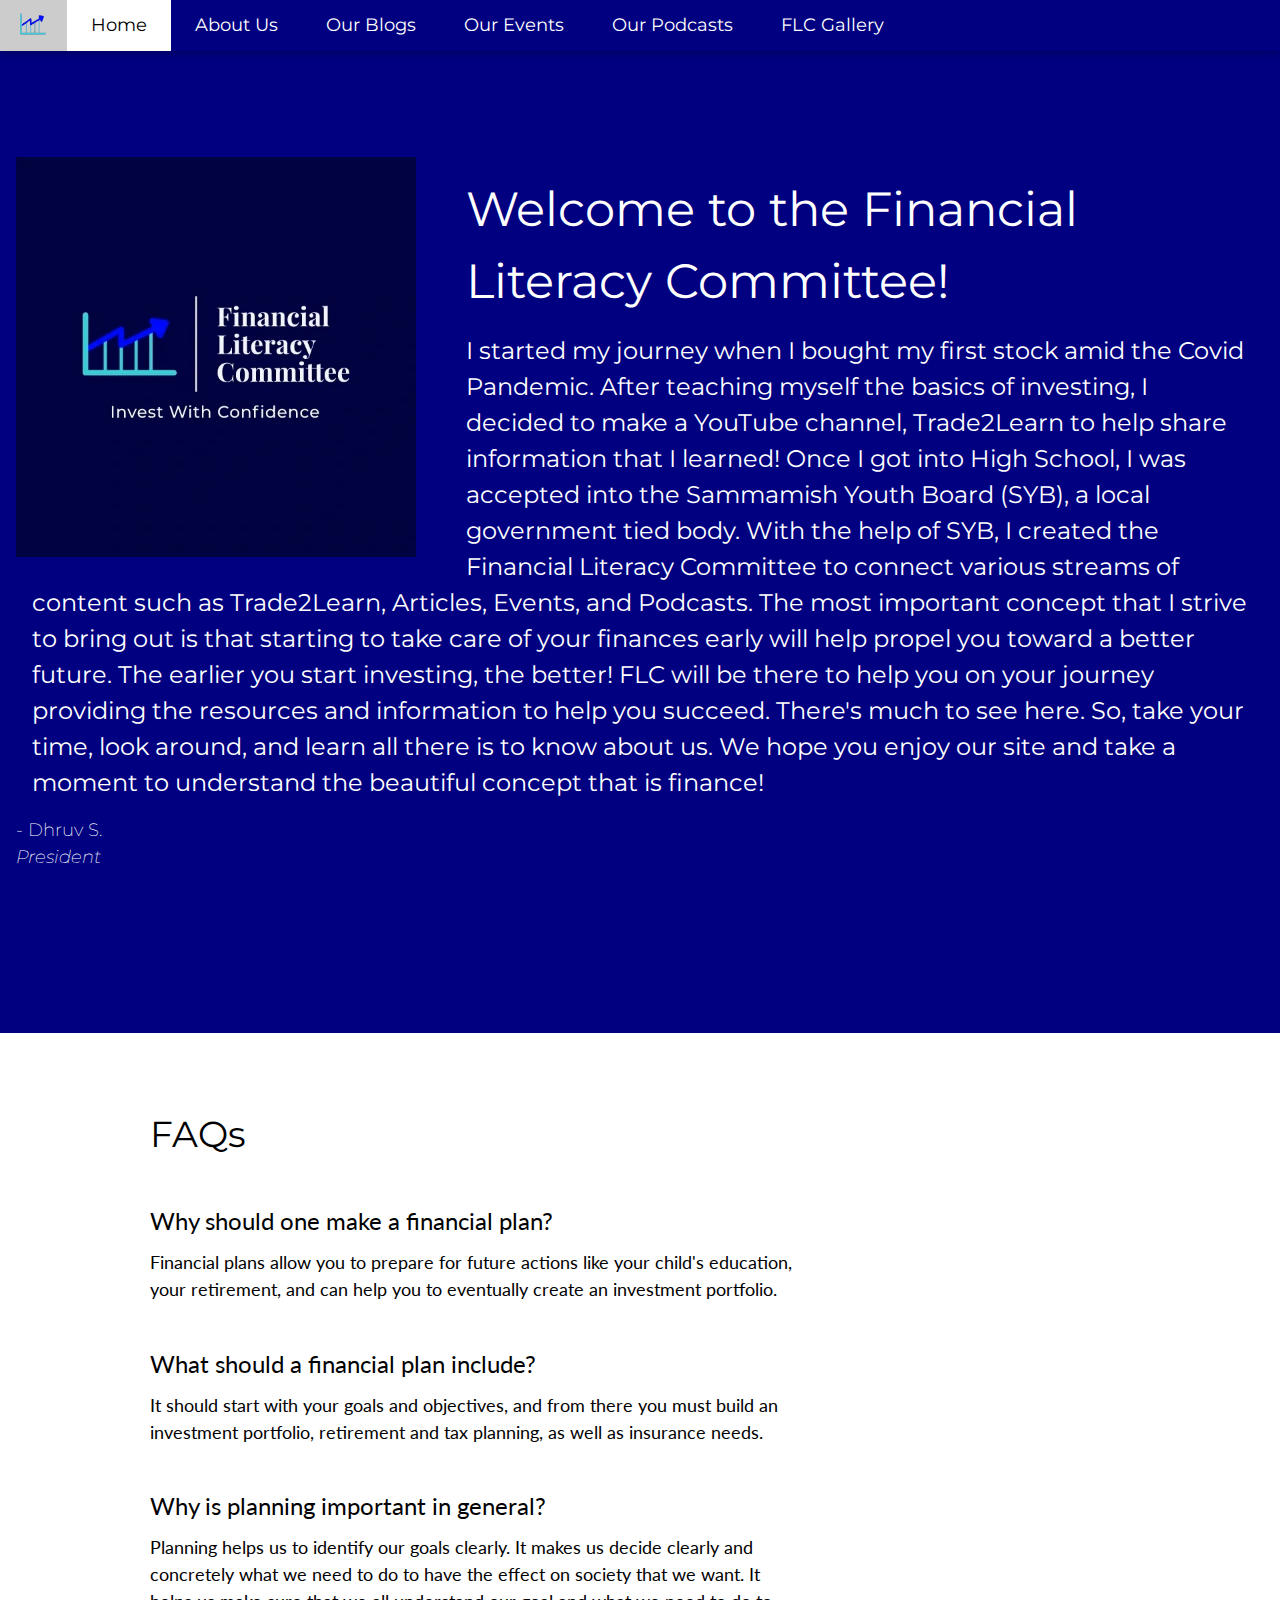
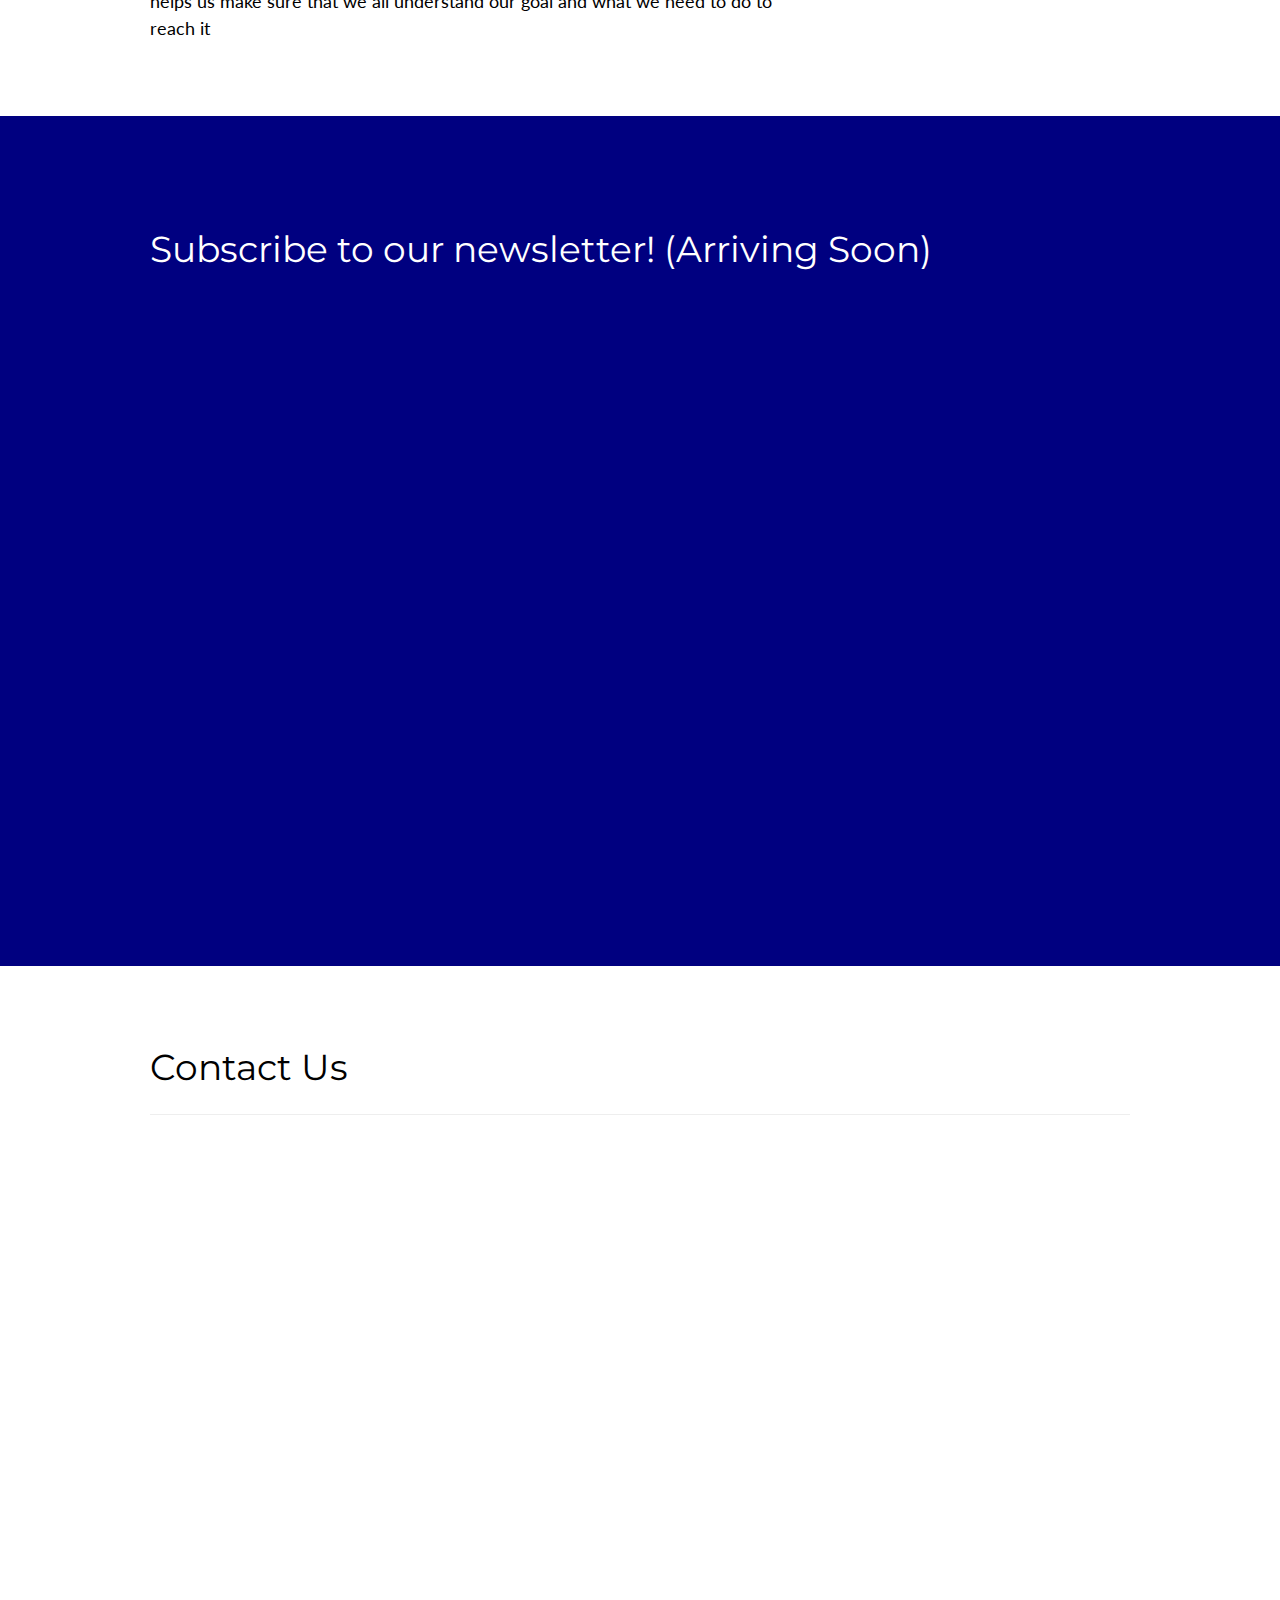
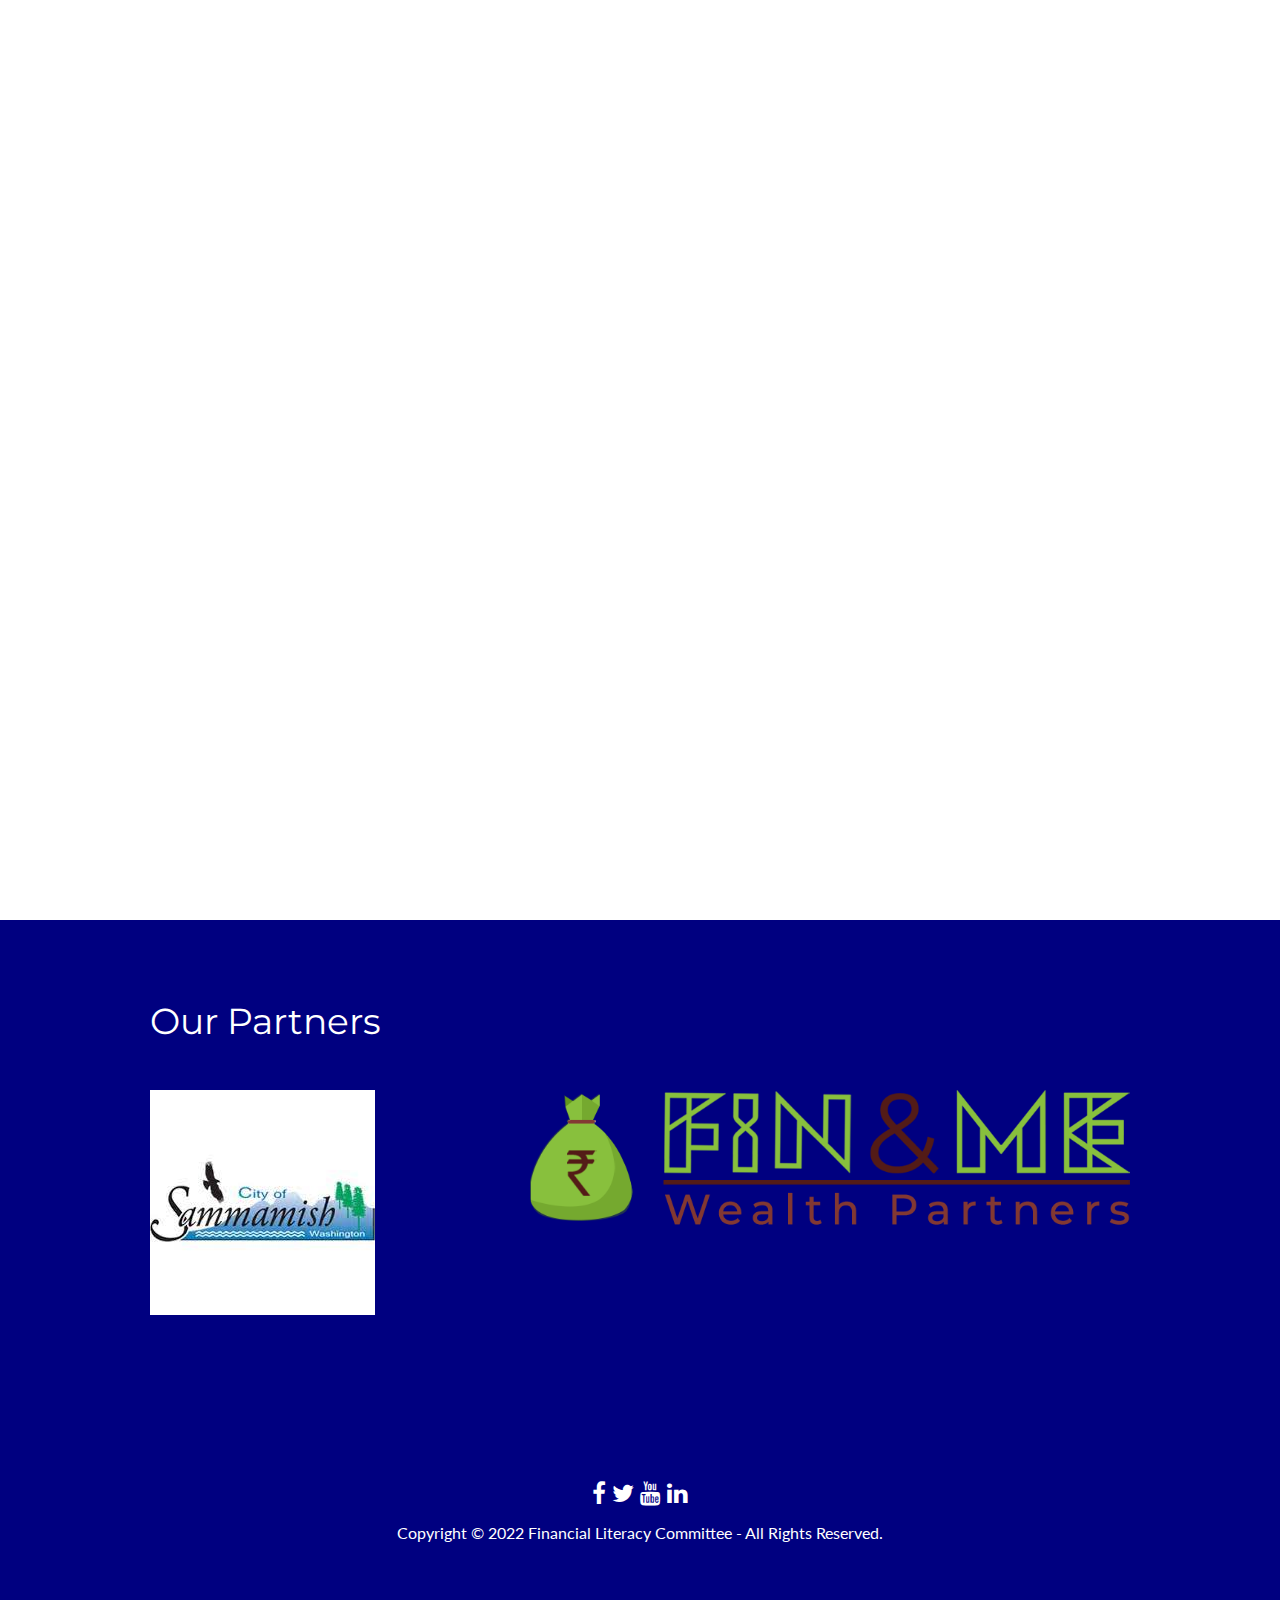
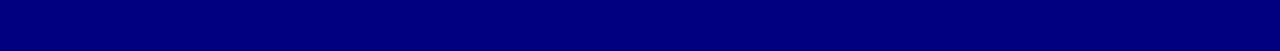
<file: index.html>
<!DOCTYPE html>
<html lang="en">
<head>
<title>Home</title>
<meta charset="UTF-8">
<link rel="icon" href="flcgraph-removebg-preview.png" type="image/x-icon">
<link rel="shortcut icon" href="flclogo.png" type="image/x-icon" />
<meta name="viewport" content="width=device-width, initial-scale=1">
<link rel="stylesheet" href="style.css">
<link rel="stylesheet" href="https://fonts.googleapis.com/css?family=Lato">
<link rel="stylesheet" href="https://fonts.googleapis.com/css?family=Montserrat">
<link rel="stylesheet" href="https://cdnjs.cloudflare.com/ajax/libs/font-awesome/4.7.0/css/font-awesome.min.css">

<style>
body,h1,h2,h3,h4,h5,h6 {font-family: "Lato", sans-serif}
.w3-bar,h1,button {font-family: "Montserrat", sans-serif}

input[type=text] {
  width: 30%;
  padding: 12px 20px;
  margin: 8px 0;
  background-color: transparent;
  border: none;
  border-bottom: 3px solid navy;
}
input[type=email] {
  width: 50%;
  padding: 12px 20px;
  margin: 8px 0;
  background-color: transparent;
  border: none;
  border-bottom: 3px solid navy;
}
select {
  width: 21%;
  text-align: left;
  padding: 16px 20px;
  border: none;
  border-radius: 4px;
  background-color: #f1f1f1;
}
textarea {
  width: 100%;
  height: 100px;
  padding: 12px 20px;
  border: 2px solid #ccc;
  border-radius: 4px;
  background-color: #f8f8f8;
  resize: none;
}
input[type=button], input[type=submit], input[type=reset] {
  background-color: transparent;
  border: none;
  color: transparent;
  padding: 16px 32px;
  text-decoration: none;
  margin: 4px 2px;
  cursor: pointer ;
}

</style>
</head>

<body>

<!-- Navigation Bar -->
<div class="w3-top">
  <div class="w3-bar w3-navy w3-card w3-left-align w3-large">
        <a class="w3-bar-item w3-button w3-hide-medium w3-hide-large w3-right w3-padding-large w3-hover-white w3-large w3-navy" href="javascript:void(0);"  onclick="myFunction()" title="Toggle Navigation Menu"></i></a>
        <a href="index.html" class="w3-bar-item w3-button w3-hide-small"><img src="flcgraph-removebg-preview.png" height="35px" width="35px"></a>
        <a href="index.html" class="w3-bar-item w3-button w3-padding-large w3-white">Home</a>
        <a href="aboutus.html" class="w3-bar-item w3-button w3-hide-small w3-padding-large w3-hover-white">About Us</a>
        <a href="ourblogs.html" class="w3-bar-item w3-button w3-hide-small w3-padding-large w3-hover-white">Our Blogs</a>
        <a href="ourevents.html" class="w3-bar-item w3-button w3-hide-small w3-padding-large w3-hover-white">Our Events</a>
        <a href="ourpodcasts.html" class="w3-bar-item w3-button w3-hide-small w3-padding-large w3-hover-white">Our Podcasts</a>
        <a href="flcgallery.html" class="w3-bar-item w3-button w3-hide-small w3-padding-large w3-hover-white">FLC Gallery</a>
    </div>

    <!-- Navigation on small screens -->
    <div id="navDemo" class="w3-bar-block w3-white w3-hide w3-hide-large w3-hide-medium w3-large">
        <a href="index.html" class="w3-bar-item w3-button w3-padding-large">Home</a>
        <a href="aboutus.html" class="w3-bar-item w3-button w3-padding-large">About Us</a>
        <a href="ourblogs.html" class="w3-bar-item w3-button w3-padding-large">Our Blogs</a>
        <a href="ourevents.html" class="w3-bar-item w3-button w3-padding-large">Our Events</a>
        <a href="ourpodcasts.html" class="w3-bar-item w3-button w3-padding-large">Our Podcasts</a>
        <a href="flcgallery.html" class="w3-bar-item w3-button w3-padding-large">FLC Gallery</a>
    </div>
</div>

<!-- Intro -->
<header class="w3-container w3-navy" style="padding: 157px 16px">
    <img src="flclogo.png" style="width:400px;height:400px;float: left;margin-right: 50px;">
    <h1 class="w3-margin w3-xxxlarge" float: right;>Welcome to the Financial Literacy Committee!</h1>
    <p><h1 class="w3-margin w3-xlarge">I started my journey when I bought my first stock amid the Covid Pandemic. After teaching myself the basics of investing, I decided to make a YouTube channel, Trade2Learn to help share information that I learned! Once I got into High School, I was accepted into the Sammamish Youth Board (SYB), a local government tied body. With the help of SYB, I created the Financial Literacy Committee to connect various streams of content such as Trade2Learn, Articles, Events, and Podcasts. The most important concept that I strive to bring out is that starting to take care of your finances early will help propel you toward a better future. The earlier you start investing, the better! FLC will be there to help you on your journey providing the resources and information to help you succeed. There's much to see here. So, take your time, look around, and learn all there is to know about us. We hope you enjoy our site and take a moment to understand the beautiful concept that is finance!</h1></p>
    <h1 class="w3-large" style="margin-bottom: 5px;font-weight: 200;">- Dhruv S.<br><i>President</i></h1>
    <!-- <h1 class="w3-medium w3-margin"><i>President</i></h1> -->
</header>

<!-- FAQ -->
<div class="w3-row-padding w3-padding-64 w3-container w3-white">
  <div class="w3-content">
    <div class="w3-twothird">
      <h1 style="padding-bottom: 32px;">FAQs</h1>
      <h3>Why should one make a financial plan?</h3>
      <h5 style="font-weight: 50px;">Financial plans allow you to prepare for future actions like your child's education, your retirement, and can help you to eventually create an investment portfolio.</h5>
      <br>
      <h3>What should a financial plan include?</h3>
      <h5 style="font-weight: 50px;">It should start with your goals and objectives, and from there you must build an investment portfolio, retirement and tax planning, as well as insurance needs.</h5>
      <br>
      <h3>Why is planning important in general?</h3>
      <h5 style="font-weight: 50px;">Planning helps us to identify our goals clearly. It makes us decide clearly and concretely what we need to do to have the effect on society that we want. It helps us make sure that we all understand our goal and what we need to do to reach it</h5>
    </div>
  </div>
</div>

<!-- Newsletter -->
<div class="w3-row-padding w3-container w3-navy" style="padding: 96px">
    <div class="w3-content">
        <div class="news-form-group">
            <h1 style="margin-bottom: 15px;">Subscribe to our newsletter! (Arriving Soon)</h1>
            <iframe src="https://docs.google.com/forms/d/e/1FAIpQLScQGPCt5mFIiXLT4buAV71gKTdZ8bpvsh-DX0fNVD4q2xMivA/viewform?embedded=true" width="640" height="573" frameborder="0" marginheight="0" marginwidth="0">Loading…</iframe>
        </div>
    </div>
</div>

<!-- Contact Us -->
<div class="w3-row-padding w3-white w3-padding-64 w3-container">
  <div class="w3-content">
    <h1>Contact Us</h1>
    <hr>
    <iframe src="https://docs.google.com/forms/d/e/1FAIpQLSfDe7cNLoKkUw9BUEBrXhPDJ2IoXmb3utdkfm4gwaOoZt5fpg/viewform?embedded=true" width="640" height="1293" frameborder="0" marginheight="0" marginwidth="0">Loading…</iframe>
    </div>
</div>
<br>

<!-- Our Partners -->
<div class="w3-row-padding w3-padding-64 w3-container w3-navy">
    <div class="w3-content">
        <h1 style="padding-bottom: 32px;">Our Partners</h1>
        <a href="https://www.sammamish.us/"><img src="samm.jpg" target="blank"></a>
        <a href="https://finandme.com/"><img src="finandme.png" height="137px" width="600px" style="float: right;" target="blank"></a>
    </div>
</div>

<!-- Footer -->
<footer class="w3-container w3-padding-64 w3-center w3-navy">  
    <div class="w3-xlarge w3-padding-32">
        <a href="https://www.facebook.com/100378079322977"><i class="fa fa-facebook w3-hover-opacity"></i></a>
        <a href="https://www.twitter.com/SettyDhruv"><i class="fa fa-twitter w3-hover-opacity"></i></a>
        <a href="https://www.youtube.com/channel/UCBl5SGOjTAw7ChBdo_3gZwg"><i class="fa fa-youtube w3-hover-opacity"></i></a>
        <a href="https://linkedin.com/company/financial-literacy-committee"><i class="fa fa-linkedin w3-hover-opacity"></i></a>
        <br>
        <h6>Copyright © 2022 Financial Literacy Committee - All Rights Reserved.</h6>
    </div>
</footer>

<script>
// Used to toggle the menu on small screens when clicking on menu button
function myFunction() {
  var x = document.getElementById("navDemo");
  if (x.className.indexOf("w3-show") == -1) {
    x.className += " w3-show";
  } else { 
    x.className = x.className.replace(" w3-show", "");
  }
}
</script>

</body>
</html>
</file>
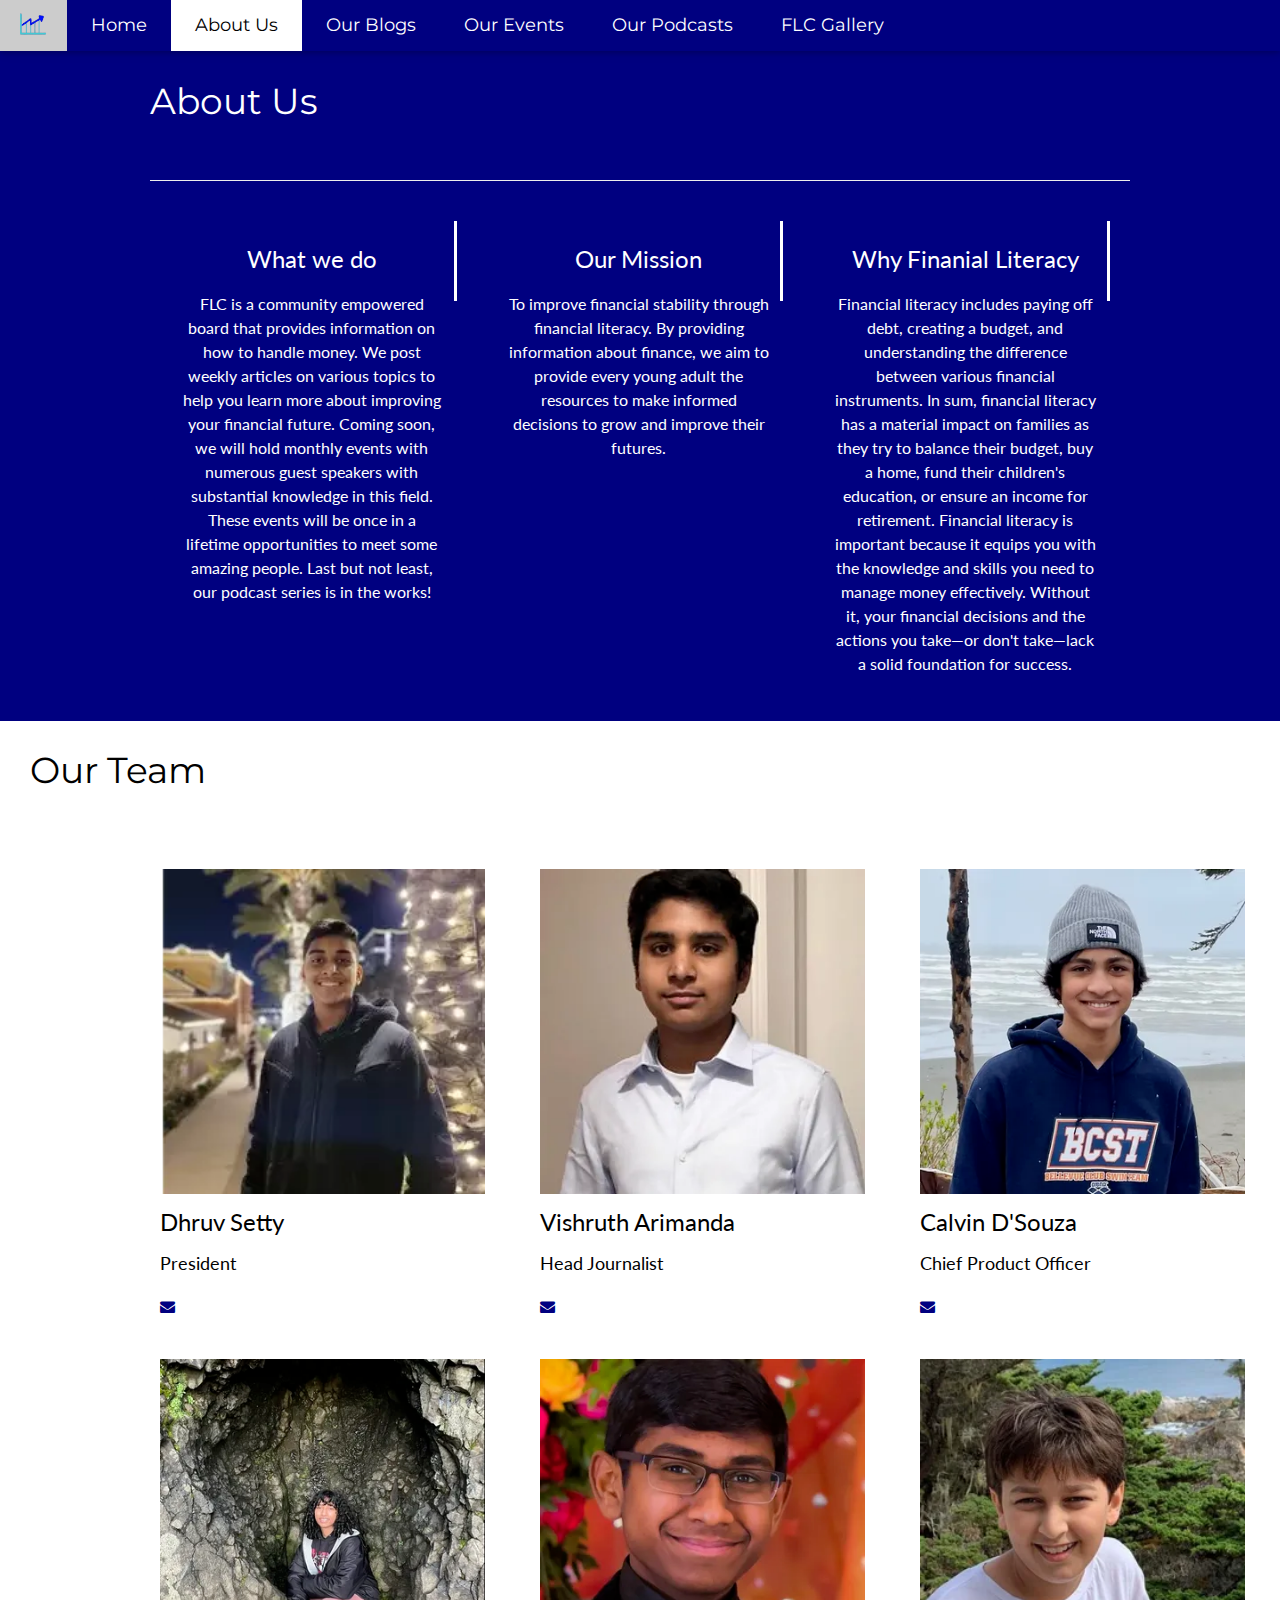
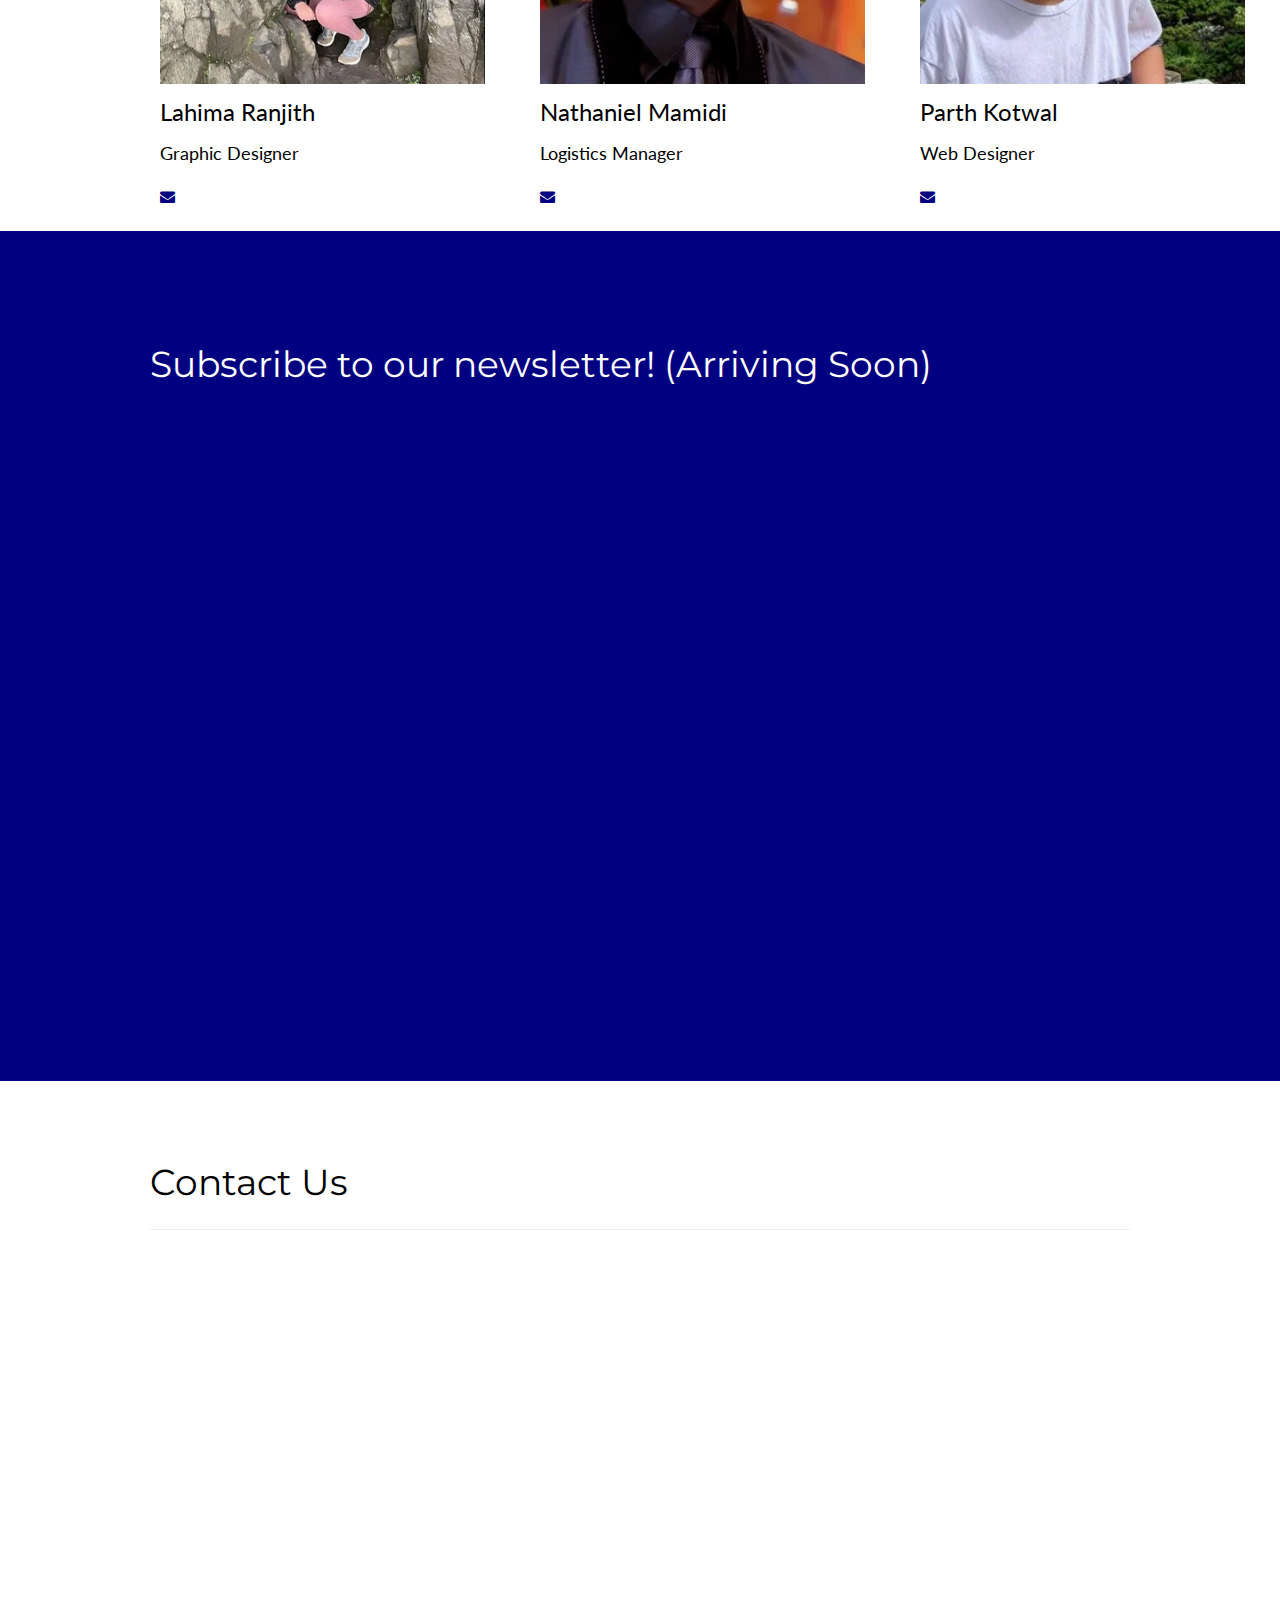
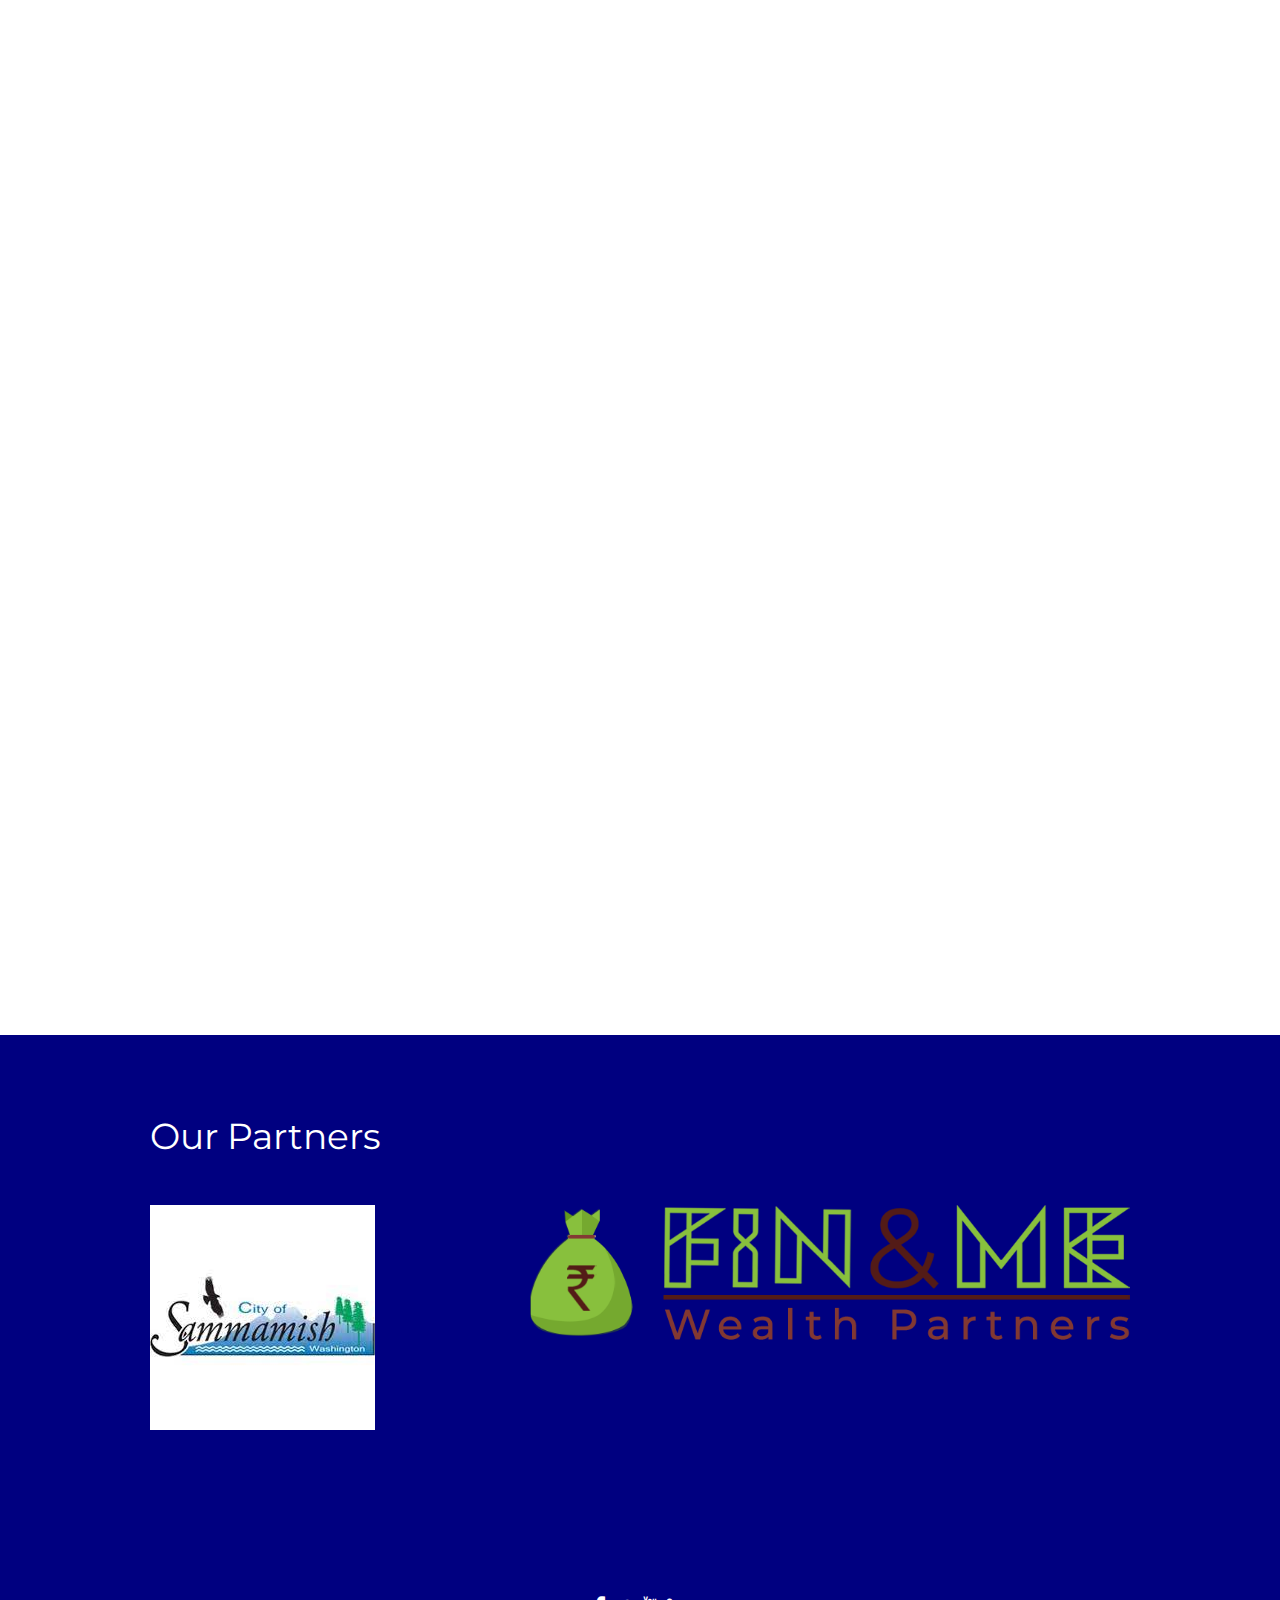
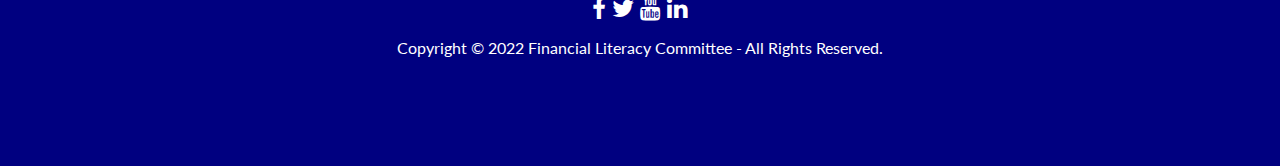
<file: aboutus.html>
<!DOCTYPE html>
<html lang="en">
<head>
<title>About</title>
<meta charset="UTF-8">
<link rel="icon" href="flcgraph-removebg-preview.png" type="image/x-icon">
<link rel="shortcut icon" href="flclogo.png" type="image/x-icon" />
<meta name="viewport" content="width=device-width, initial-scale=1">
<link rel="stylesheet" href="style.css">
<link rel="stylesheet" href="https://fonts.googleapis.com/css?family=Lato">
<link rel="stylesheet" href="https://fonts.googleapis.com/css?family=Montserrat">
<link rel="stylesheet" href="https://cdnjs.cloudflare.com/ajax/libs/font-awesome/4.7.0/css/font-awesome.min.css">

<style>
body,h1,h2,h3,h4,h5,h6 {font-family: "Lato", sans-serif}
.w3-bar,h1,button {font-family: "Montserrat", sans-serif}


input[type=text] {
  width: 30%;
  padding: 12px 20px;
  margin: 8px 0;
  background-color: transparent;
  border: none;
  border-bottom: 3px solid navy;
}
input[type=email] {
  width: 30%;
  padding: 12px 20px;
  margin: 8px 0;
  background-color: transparent;
  border: none;
  border-bottom: 3px solid navy;
}
select {
  width: 21%;
  text-align: left;
  padding: 16px 20px;
  border: none;
  border-radius: 4px;
  background-color: #f1f1f1;
}
textarea {
  width: 100%;
  height: 100px;
  padding: 12px 20px;
  border: 2px solid #ccc;
  border-radius: 4px;
  background-color: #f8f8f8;
  resize: none;
}
input[type=button], input[type=submit], input[type=reset] {
  background-color: transparent;
  border: none;
  color: transparent;
  padding: 16px 32px;
  text-decoration: none;
  margin: 4px 2px;
  cursor: pointer ;
}
</style>
</head>

<body>

<!-- Navigation Bar -->
<div class="w3-top">
  <div class="w3-bar w3-navy w3-card w3-left-align w3-large">
        <a class="w3-bar-item w3-button w3-hide-medium w3-hide-large w3-right w3-padding-large w3-hover-white w3-large w3-navy" href="javascript:void(0);"  onclick="myFunction()" title="Toggle Navigation Menu"></i></a>
        <a href="index.html" class="w3-bar-item w3-button w3-hide-small"><img src="flcgraph-removebg-preview.png" height="35px" width="35px"></a>
        <a href="index.html" class="w3-bar-item w3-button w3-hide-small w3-padding-large w3-hover-white">Home</a>
        <a href="aboutus.html" class="w3-bar-item w3-button w3-padding-large w3-white">About Us</a>
        <a href="ourblogs.html" class="w3-bar-item w3-button w3-hide-small w3-padding-large w3-hover-white">Our Blogs</a>
        <a href="ourevents.html" class="w3-bar-item w3-button w3-hide-small w3-padding-large w3-hover-white">Our Events</a>
        <a href="ourpodcasts.html" class="w3-bar-item w3-button w3-hide-small w3-padding-large w3-hover-white">Our Podcasts</a>
        <a href="flcgallery.html" class="w3-bar-item w3-button w3-hide-small w3-padding-large w3-hover-white">FLC Gallery</a>
    </div>

    <!-- Navigation Bar on smaller screens -->
    <div id="navDemo" class="w3-bar-block w3-navy w3-hide w3-hide-large w3-hide-medium w3-large">
        <a href="index.html" class="w3-bar-item w3-button w3-padding-large">Home</a>
        <a href="aboutus.html" class="w3-bar-item w3-button w3-padding-large">About Us</a>
        <a href="ourblogs.html" class="w3-bar-item w3-button w3-padding-large">Our Blogs</a>
        <a href="ourevents.html" class="w3-bar-item w3-button w3-padding-large">Our Events</a>
        <a href="ourpodcasts.html" class="w3-bar-item w3-button w3-padding-large">Our Podcasts</a>
        <a href="flcgallery.html" class="w3-bar-item w3-button w3-padding-large">FLC Gallery</a>
    </div>
</div>

<!-- About Us Info -->
<div class="w3-container w3-navy" style="padding-top: 64px; padding-bottom: 400px;">
    <div class="w3-content">
      <div>
        <h1 style="padding-bottom: 32px;">About Us</h1>
        <hr>
        <div class="tabs">
            <div class="dividerr">
                <h3>What we do</h3>
                <p><h6>FLC is a community empowered board that provides information on how to handle money. We post weekly articles on various topics to help you learn more about improving your financial future. Coming soon, we will hold monthly events with numerous guest speakers with substantial knowledge in this field.  These events will be once in a lifetime opportunities to meet some amazing people. Last but not least, our podcast series is in the works!</h6></p>
            </div>
            <div class="dividerr">
                <h3>Our Mission</h3>
                <p><h6>To improve financial stability through financial literacy. By providing information about finance, we aim to provide every young adult the resources to make informed decisions to grow and improve their futures. </h6></p>
            </div>
            <div class="dividerr">
                <h3>Why Finanial Literacy</h3>
                <p><h6>Financial literacy includes paying off debt, creating a budget, and understanding the difference between various financial instruments. In sum, financial literacy has a material impact on families as they try to balance their budget, buy a home, fund their children's education, or ensure an income for retirement. Financial literacy is important because it equips you with the knowledge and skills you need to manage money effectively. Without it, your financial decisions and the actions you take—or don't take—lack a solid foundation for success.</h6></p>
            </div>
        </div>
      </div>
    </div>
</div>

<!-- The Team -->
<div style="padding: 12px 30px;">
    <h1 style="padding-bottom: 32px;">Our Team</h1>
    <!-- Top Row -->
    <div class="tabsss">
        
        <!-- Dhruv -->
        <div>
            <img src="DhruvS.png" height="325px" width="325px">
            <div>
                <h3 style="margin-bottom: 10px;">Dhruv Setty</h3>
                <p style="font-size: larger; margin-top: 0px;">President</p>
                <a href="mailto:dhruvdeepak1107@gmail.com" title="dhruvdeepak1107@gmail.com"><i class="fa fa-envelope IconColor"></i></a>
            </div>
        </div>
        <!-- Vishruth -->
        <div>
            <img src="VishruthA.png" height="325px" width="325px">
            <div>
                <h3 style="margin-bottom: 10px;">Vishruth Arimanda</h3>
                <p style="font-size: larger; margin-top: 0px;">Head Journalist</p>
                <a href="mailto:s-varimanda@lwsd.org" title="s-varimanda@lwsd.org"><i class="fa fa-envelope IconColor"></i></a>
            </div>
        </div>
        <!-- Calvin -->
        <div style="position: relative">
            <img src="CalvinD.png" height="325px" width="325px">
            <div>
                <h3 style="margin-bottom: 10px;">Calvin D'Souza</h3>
                <p style="font-size: larger; margin-top: 0px;">Chief Product Officer</p>
                <a href="mailto:s-mcheck@lwsd.org" title="s-mcheck@lwsd.org"><i class="fa fa-envelope IconColor"></i></a>
            </div>
        </div>
    </div>

    <!-- Bottom Row -->
    <div class="tabsss">
        
        <!-- Lahima -->
        <div style="position: relative">
            <img src="LahimaR.png" height="325px" width="325px">
            <div>
                <h3 style="margin-bottom: 10px;">Lahima Ranjith</h3>
                <p style="font-size: larger; margin-top: 0px;">Graphic Designer</p>
                <a href="mailto:lahima.vr@gmail.com" title="lahima.vr@gmail.com"><i class="fa fa-envelope IconColor"></i></a>
            </div>
        </div>
        
        <!-- Nathaniel -->
        <div style="position: relative">
            <img src="NathanielM.png" height="325px" width="325px">
            <div>
                <h3 style="margin-bottom: 10px;">Nathaniel Mamidi</h3>
                <p style="font-size: larger; margin-top: 0px;">Logistics Manager</p>
                <a href="mailto:n-mamidi@lwsd.org" title="n-mamidi@lwsd.org"><i class="fa fa-envelope IconColor"></i></a>
            </div>
        </div>
        
        <!-- Parth -->
        <div style="position: relative">
            <img src="ParthK.png" height="325px" width="325px">
            <div>
                <h3 style="margin-bottom: 10px;">Parth Kotwal</h3>
                <p style="font-size: larger; margin-top: 0px;">Web Designer</p>
                <a href="mailto:parthkotwa07@gmail.com" title="parthkotwa07@gmail.com"><i class="fa fa-envelope IconColor"></i></a>
            </div>
        </div>
    </div>

    </div>
</div>

<div class="w3-row-padding w3-container w3-navy" style="padding: 96px">
    <div class="w3-content">
        <div class="news-form-group">
            <h1 style="margin-bottom: 15px;">Subscribe to our newsletter! (Arriving Soon)</h1>
            <iframe src="https://docs.google.com/forms/d/e/1FAIpQLScQGPCt5mFIiXLT4buAV71gKTdZ8bpvsh-DX0fNVD4q2xMivA/viewform?embedded=true" width="640" height="573" frameborder="0" marginheight="0" marginwidth="0">Loading…</iframe>
        </div>
    </div>
</div>

<!-- Contact Us -->
<div class="w3-row-padding w3-white w3-padding-64 w3-container">
    <div class="w3-content">
      <h1>Contact Us</h1>
      <hr>
      <iframe src="https://docs.google.com/forms/d/e/1FAIpQLSfDe7cNLoKkUw9BUEBrXhPDJ2IoXmb3utdkfm4gwaOoZt5fpg/viewform?embedded=true" width="640" height="1293" frameborder="0" marginheight="0" marginwidth="0">Loading…</iframe>
      </div>
  </div>
  <br>
  
  <!-- Our Partners -->
  <div class="w3-row-padding w3-padding-64 w3-container w3-navy">
      <div class="w3-content">
          <h1 style="padding-bottom: 32px;">Our Partners</h1>
          <a href="https://www.sammamish.us/"><img src="samm.jpg" target="blank"></a>
          <a href="https://finandme.com/"><img src="finandme.png" height="137px" width="600px" style="float: right;" target="blank"></a>
      </div>
  </div>
  
  <!-- Footer -->
  <footer class="w3-container w3-padding-64 w3-center w3-navy">  
      <div class="w3-xlarge w3-padding-32">
          <a href="https://www.facebook.com/100378079322977"><i class="fa fa-facebook w3-hover-opacity"></i></a>
          <a href="https://www.twitter.com/SettyDhruv"><i class="fa fa-twitter w3-hover-opacity"></i></a>
          <a href="https://www.youtube.com/channel/UCBl5SGOjTAw7ChBdo_3gZwg"><i class="fa fa-youtube w3-hover-opacity"></i></a>
          <a href="https://linkedin.com/company/financial-literacy-committee"><i class="fa fa-linkedin w3-hover-opacity"></i></a>
          <br>
          <h6>Copyright © 2022 Financial Literacy Committee - All Rights Reserved.</h6>
      </div>
  </footer>
  

<script>
    
function myFunction() {
  var x = document.getElementById("navDemo");
  if (x.className.indexOf("w3-show") == -1) {
    x.className += " w3-show";
  } else { 
    x.className = x.className.replace(" w3-show", "");
  }
}

var acc = document.getElementsByClassName("accordion");
var i;

for (i = 0; i < acc.length; i++) {
  acc[i].addEventListener("click", function() {
    this.classList.toggle("active");
    var panel = this.nextElementSibling;
    if (panel.style.maxHeight) {
      panel.style.maxHeight = null;
    } else {
      panel.style.maxHeight = panel.scrollHeight + "px";
    }
  });
}
</script>
</body>

</html>
</file>
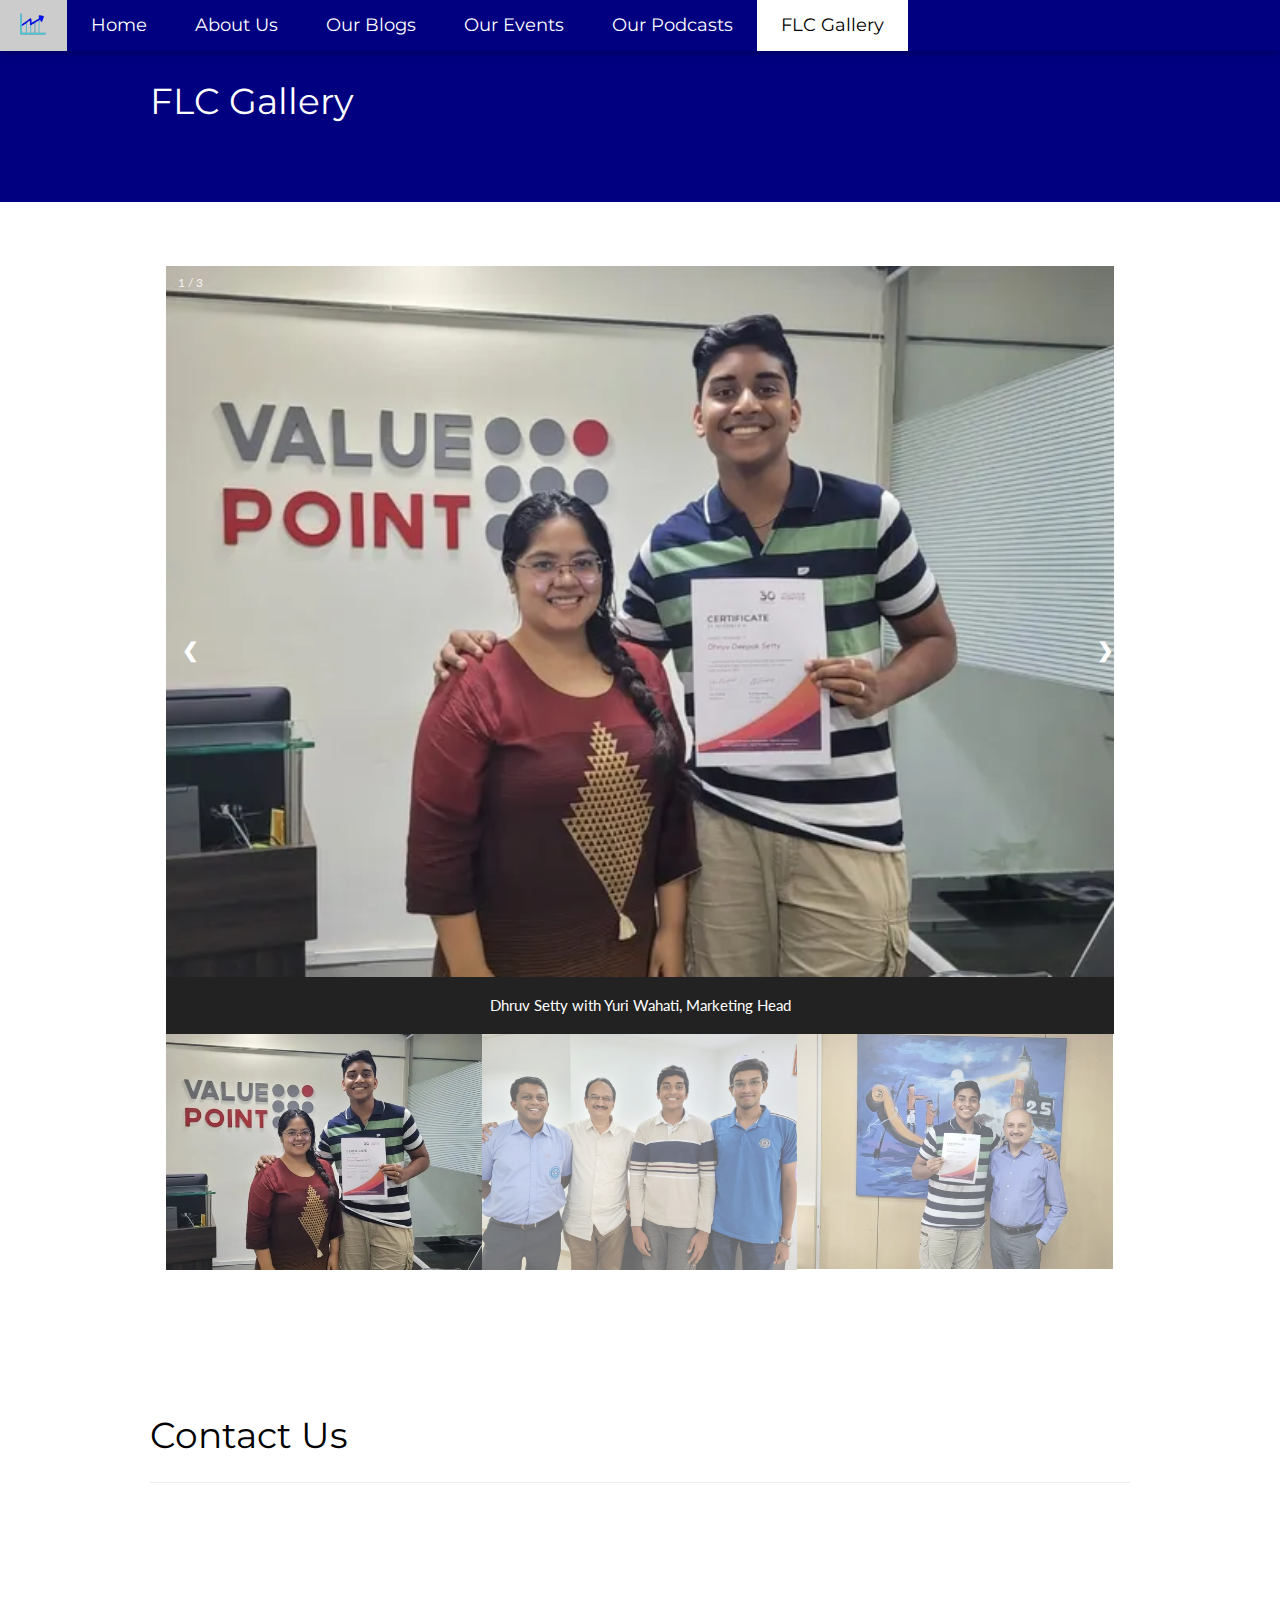
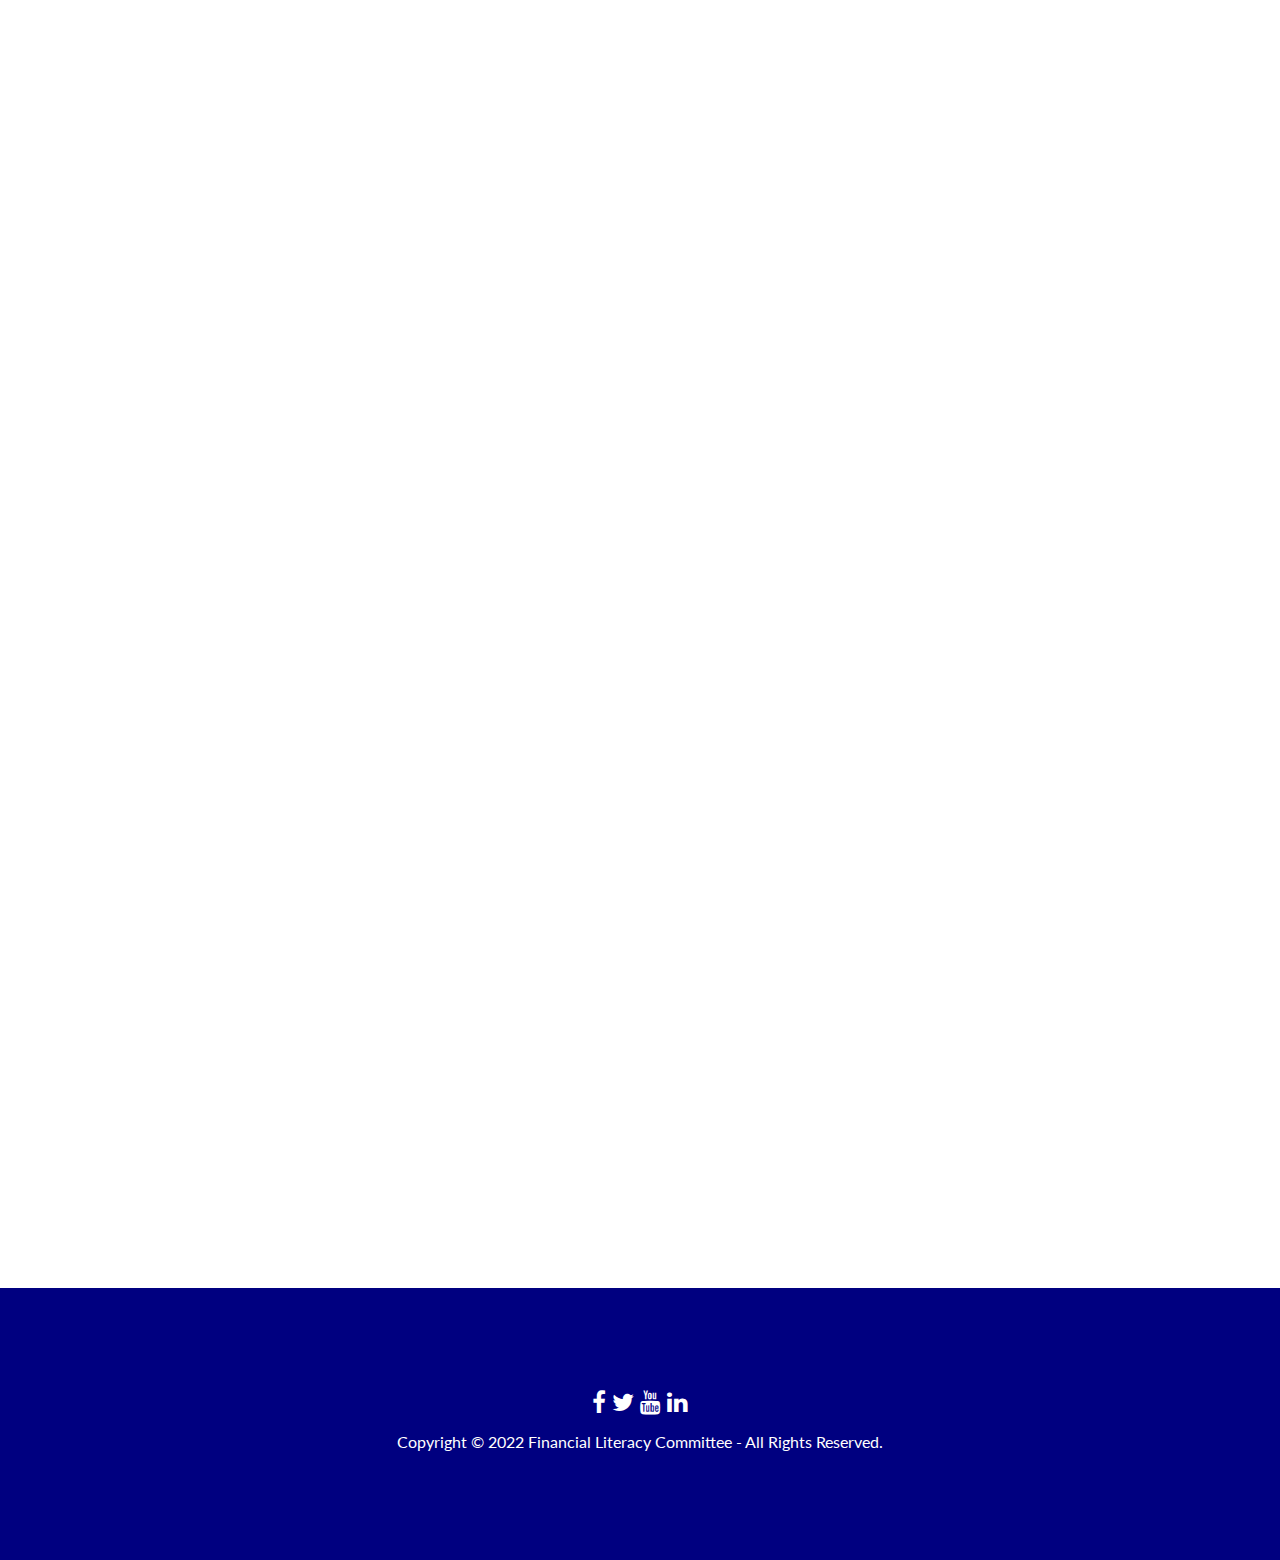
<file: flcgallery.html>
<!DOCTYPE html>
<html lang="en">
<head>
<title>FLC Gallery</title>
<meta charset="UTF-8">
<link rel="icon" href="flcgraph-removebg-preview.png" type="image/x-icon">
<link rel="shortcut icon" href="flclogo.png" type="image/x-icon" />
<meta name="viewport" content="width=device-width, initial-scale=1">
<link rel="stylesheet" href="style.css">
<link rel="stylesheet" href="https://fonts.googleapis.com/css?family=Lato">
<link rel="stylesheet" href="https://fonts.googleapis.com/css?family=Montserrat">
<link rel="stylesheet" href="https://cdnjs.cloudflare.com/ajax/libs/font-awesome/4.7.0/css/font-awesome.min.css">

<style>
body,h1,h2,h3,h4,h5,h6 {font-family: "Lato", sans-serif}
.w3-bar,h1,button {font-family: "Montserrat", sans-serif}

#bl{
    text-decoration: none;
}

.panel {
    padding: 0 18px;
    background-color: transparent;
    max-height: 0;
    overflow: hidden;
    transition: max-height 0.2s ease-out;
}

audio { width: 550px; display: block; margin:20px; }
</style>
</head>

<body>

<!-- Navigation Bar -->
<div class="w3-top">
    <div class="w3-bar w3-navy w3-card w3-left-align w3-large">
        <a class="w3-bar-item w3-button w3-hide-medium w3-hide-large w3-right w3-padding-large w3-hover-white w3-large w3-navy" href="javascript:void(0);"  onclick="myFunction()" title="Toggle Navigation Menu"></i></a>
        <a href="index.html" class="w3-bar-item w3-button w3-hide-small"><img src="flcgraph-removebg-preview.png" height="35px" width="35px"></a>
        <a href="index.html" class="w3-bar-item w3-button w3-hide-small w3-padding-large w3-hover-white">Home</a>
        <a href="aboutus.html" class="w3-bar-item w3-button w3-hide-small w3-padding-large w3-hover-white">About Us</a>
        <a href="ourblogs.html" class="w3-bar-item w3-button w3-hide-small w3-padding-large w3-hover-white">Our Blogs</a>
        <a href="ourevents.html" class="w3-bar-item w3-button w3-hide-small w3-padding-large w3-hover-white">Our Events</a>
        <a href="ourpodcasts.html" class="w3-bar-item w3-button w3-hide-small w3-padding-large w3-hover-white">Our Podcasts</a>
        <a href="flcgallery.html" class="w3-bar-item w3-button w3-padding-large w3-white">FLC Gallery</a>
    </div>

    <!-- Navigation Bar on smaller screens -->
    <div id="navDemo" class="w3-bar-block w3-navy w3-hide w3-hide-large w3-hide-medium w3-large">
        <a href="index.html" class="w3-bar-item w3-button w3-padding-large">Home</a>
        <a href="aboutus.html" class="w3-bar-item w3-button w3-padding-large">About Us</a>
        <a href="ourblogs.html" class="w3-bar-item w3-button w3-padding-large">Our Blogs</a>
        <a href="ourevents.html" class="w3-bar-item w3-button w3-padding-large">Our Events</a>
        <a href="ourpodcasts.html" class="w3-bar-item w3-button w3-padding-large">Our Podcasts</a>
        <a href="flcgallery.html" class="w3-bar-item w3-button w3-padding-large">FLC Gallery</a>
    </div>
</div>

<!-- Title -->
<div class="w3-container w3-navy w3-padding-64">
    <div class="w3-content">
        <h1>FLC Gallery</h1>
    </div>
</div>

<!-- Gallery -->
<div class="w3-white w3-padding-64">
    <div class="w3-content">
        <div class="container">

            <!-- Full-width images with number text -->
            <div class="mySlides">
              <div class="numbertext">1 / 3</div>
                <img src="ds_pic1.png" style="width:100%">
            </div>
          
            <div class="mySlides">
              <div class="numbertext">2 / 3</div>
                <img src="ds_pic2.png" style="width:100%">
            </div>
          
            <div class="mySlides">
              <div class="numbertext">3 / 3</div>
                <img src="ds_pic3.png" style="width:100%">
            </div>
          
            <!-- Next and previous buttons -->
            <a class="prev" onclick="plusSlides(-1)">&#10094;</a>
            <a class="next" onclick="plusSlides(1)">&#10095;</a>
          
            <!-- Image text -->
            <div class="caption-container">
              <p id="caption"></p>
            </div>
          
            <!-- Thumbnail images -->
            <div class="row">
              <div class="column">
                <img class="demo cursor" src="ds_pic1.png" style="width:100%" onclick="currentSlide(1)" alt="Dhruv Setty with Yuri Wahati, Marketing Head">
              </div>
              <div class="column">
                <img class="demo cursor" src="ds_pic2.png" style="width:100%" onclick="currentSlide(2)" alt="Dhruv Setty with Girijesh,  GEI Partner,  and Sanjay,  Angel Investor">
              </div>
              <div class="column">
                <img class="demo cursor" src="ds_pic3.png" style="width:100%" onclick="currentSlide(3)" alt="Dhruv Setty with RS Shanbag, CEO of ValuePoint">
              </div>
            </div>

        </div>
    </div>
</div>

<!-- Contact Us -->
<div class="w3-row-padding w3-white w3-padding-64 w3-container">
  <div class="w3-content">
    <h1>Contact Us</h1>
    <hr>
    <iframe src="https://docs.google.com/forms/d/e/1FAIpQLSfDe7cNLoKkUw9BUEBrXhPDJ2IoXmb3utdkfm4gwaOoZt5fpg/viewform?embedded=true" width="640" height="1293" frameborder="0" marginheight="0" marginwidth="0">Loading…</iframe>
    </div>
</div>
<br>

<footer class="w3-container w3-padding-64 w3-center w3-navy">  
    <div class="w3-xlarge w3-padding-32">
        <a href="https://www.facebook.com/100378079322977"><i class="fa fa-facebook w3-hover-opacity"></i></a>
        <a href="https://www.twitter.com/SettyDhruv"><i class="fa fa-twitter w3-hover-opacity"></i></a>
        <a href="https://www.youtube.com/channel/UCBl5SGOjTAw7ChBdo_3gZwg"><i class="fa fa-youtube w3-hover-opacity"></i></a>
        <a href="https://linkedin.com/company/financial-literacy-committee"><i class="fa fa-linkedin w3-hover-opacity"></i></a>
        <br>
        <h6>Copyright © 2022 Financial Literacy Committee - All Rights Reserved.</h6>
    </div>
</footer>

<script>
function myFunction() {
  var x = document.getElementById("navDemo");
  if (x.className.indexOf("w3-show") == -1) {
    x.className += " w3-show";
  } else { 
    x.className = x.className.replace(" w3-show", "");
  }
}


let slideIndex = 1;
showSlides(slideIndex);

function plusSlides(n) {
  showSlides(slideIndex += n);
}

function currentSlide(n) {
  showSlides(slideIndex = n);
}

function showSlides(n) {
  let i;
  let slides = document.getElementsByClassName("mySlides");
  let dots = document.getElementsByClassName("demo");
  let captionText = document.getElementById("caption");
  if (n > slides.length) {slideIndex = 1}
  if (n < 1) {slideIndex = slides.length}
  for (i = 0; i < slides.length; i++) {
    slides[i].style.display = "none";
  }
  for (i = 0; i < dots.length; i++) {
    dots[i].className = dots[i].className.replace(" active", "");
  }
  slides[slideIndex-1].style.display = "block";
  dots[slideIndex-1].className += " active";
  captionText.innerHTML = dots[slideIndex-1].alt;
}
</script>

</body>
</html>
</file>
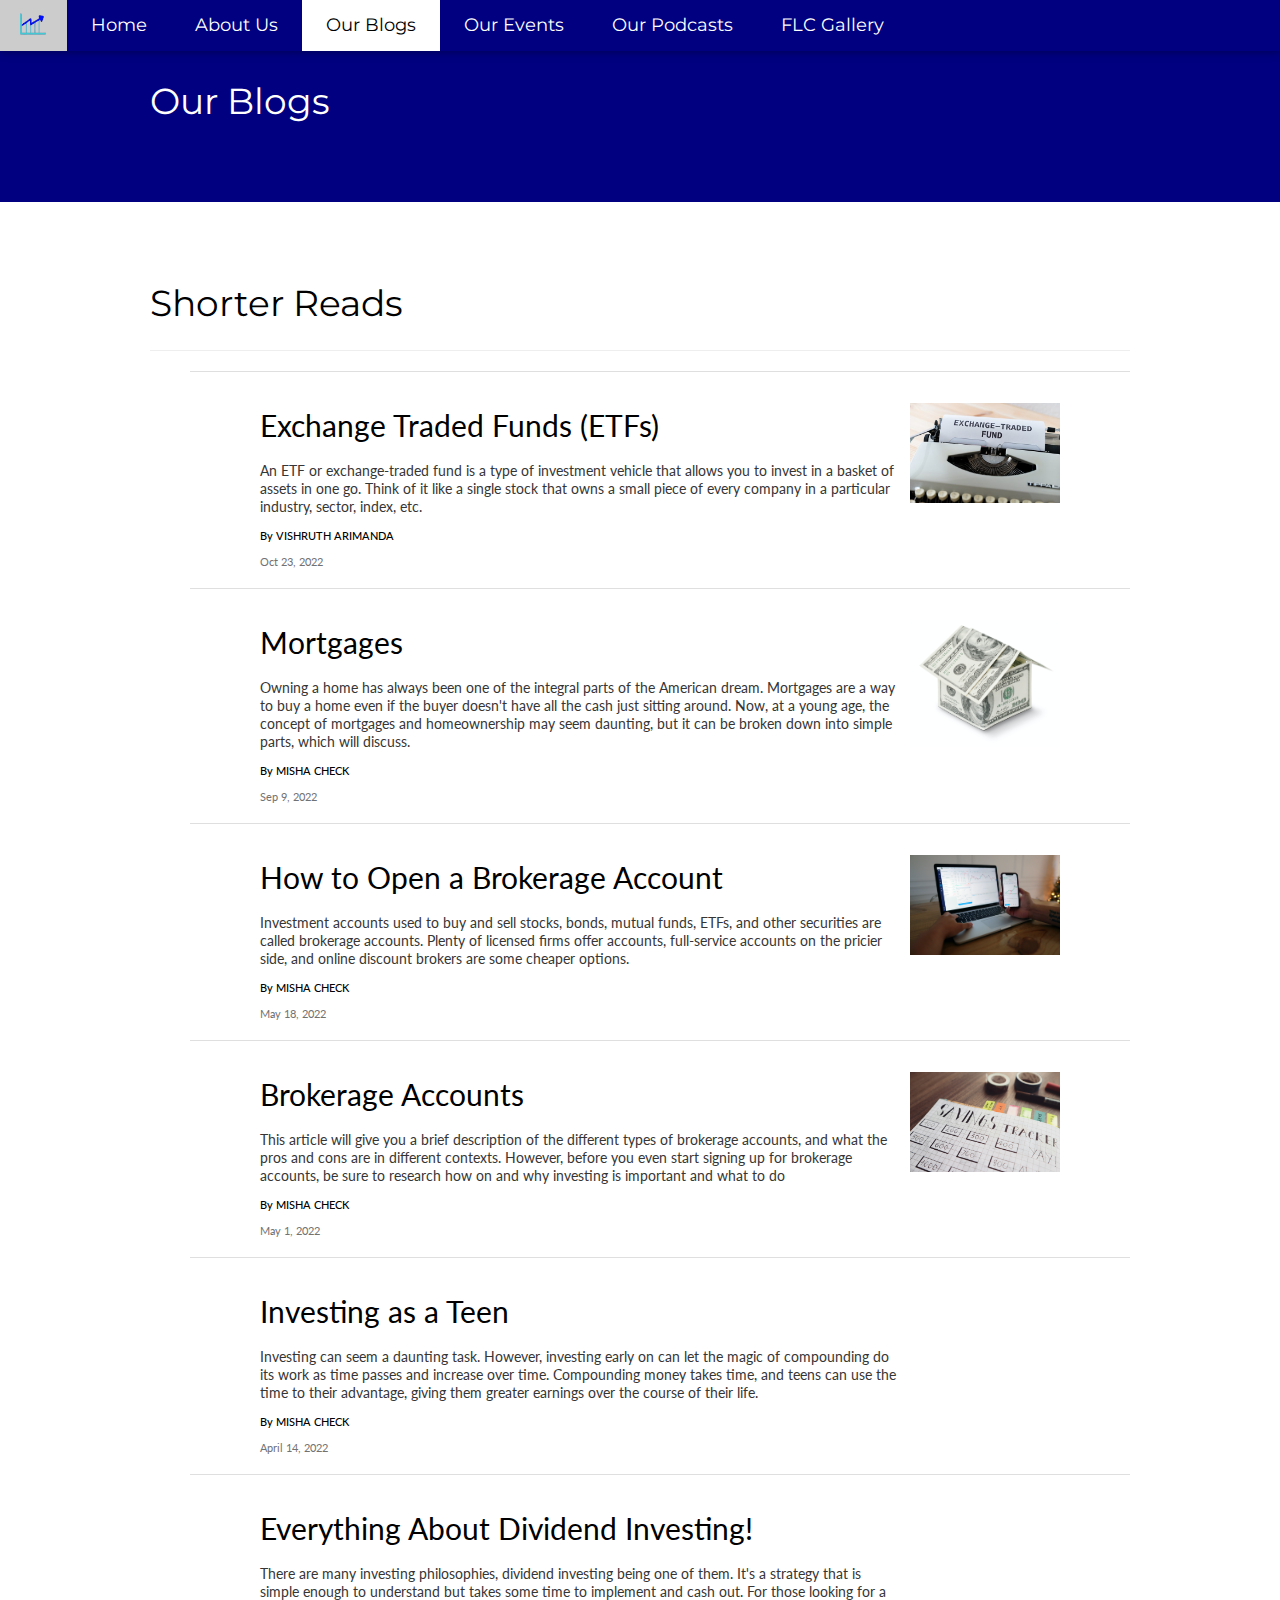
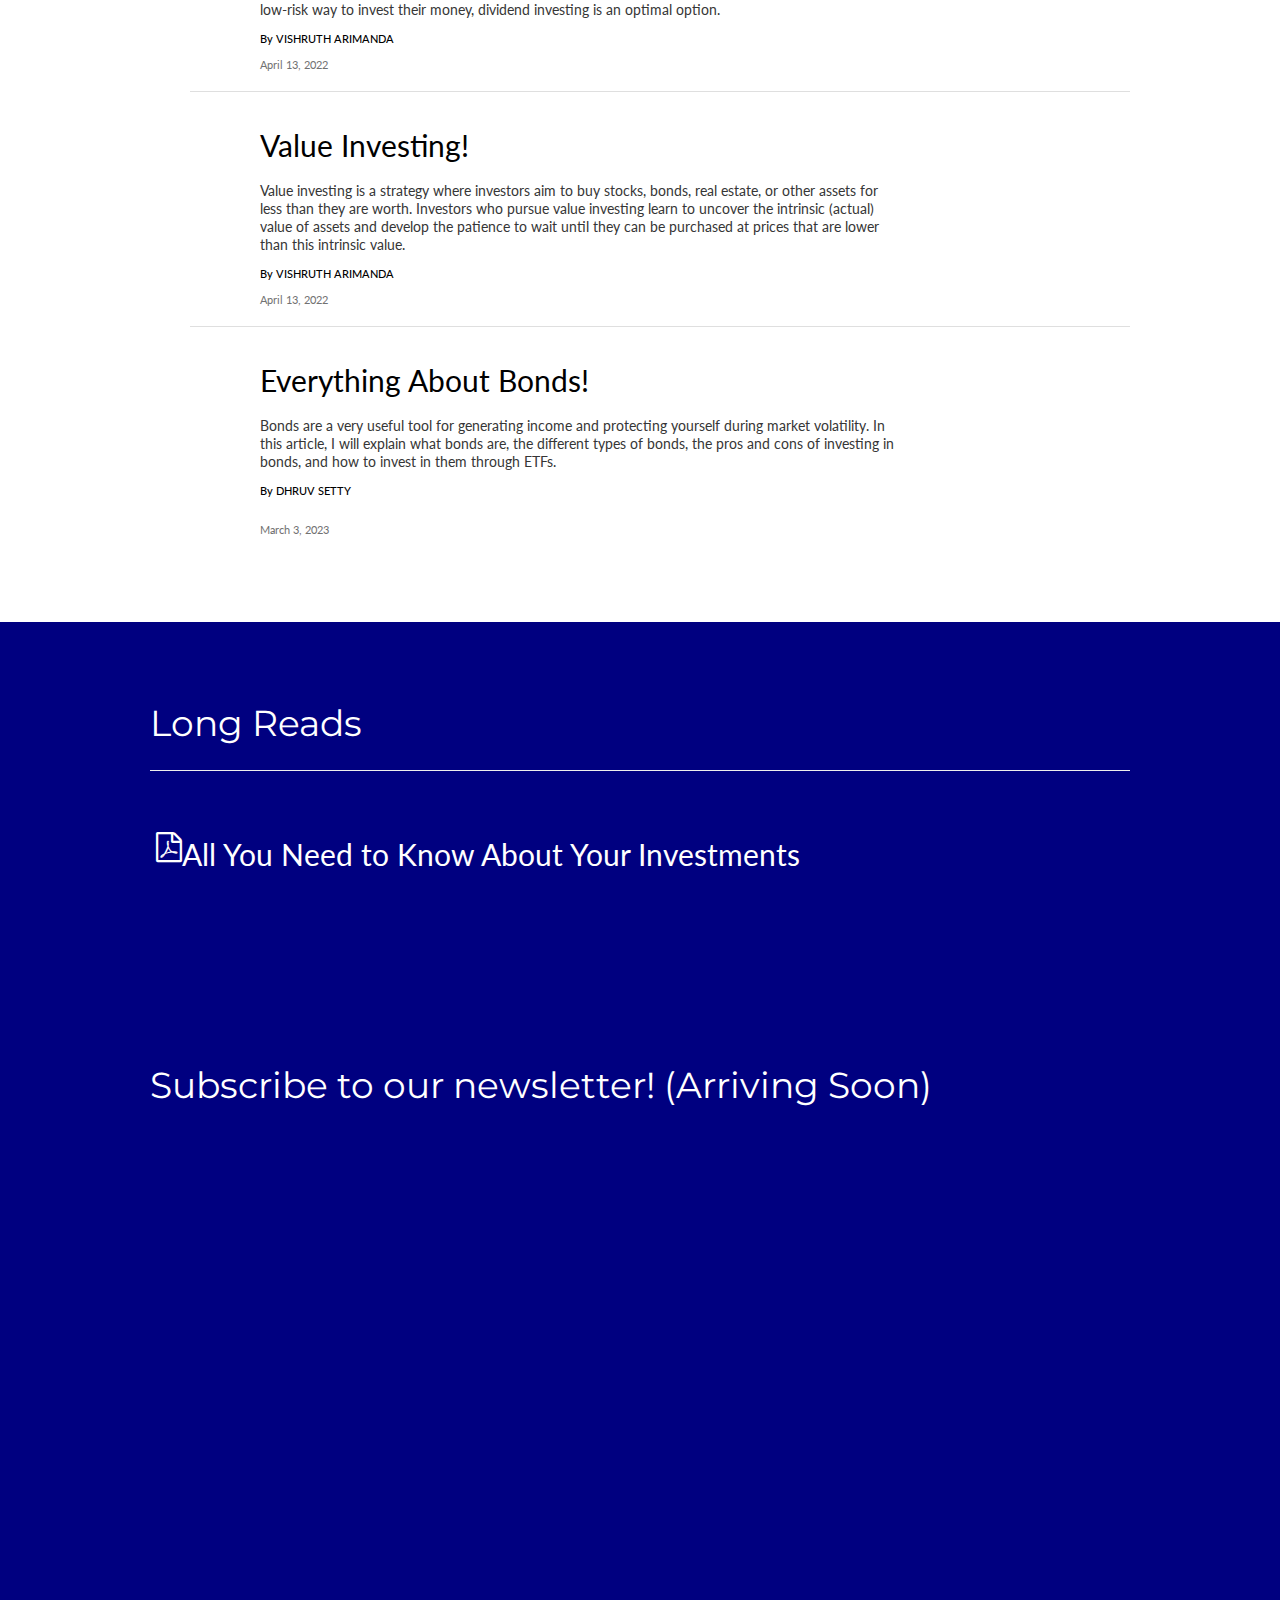
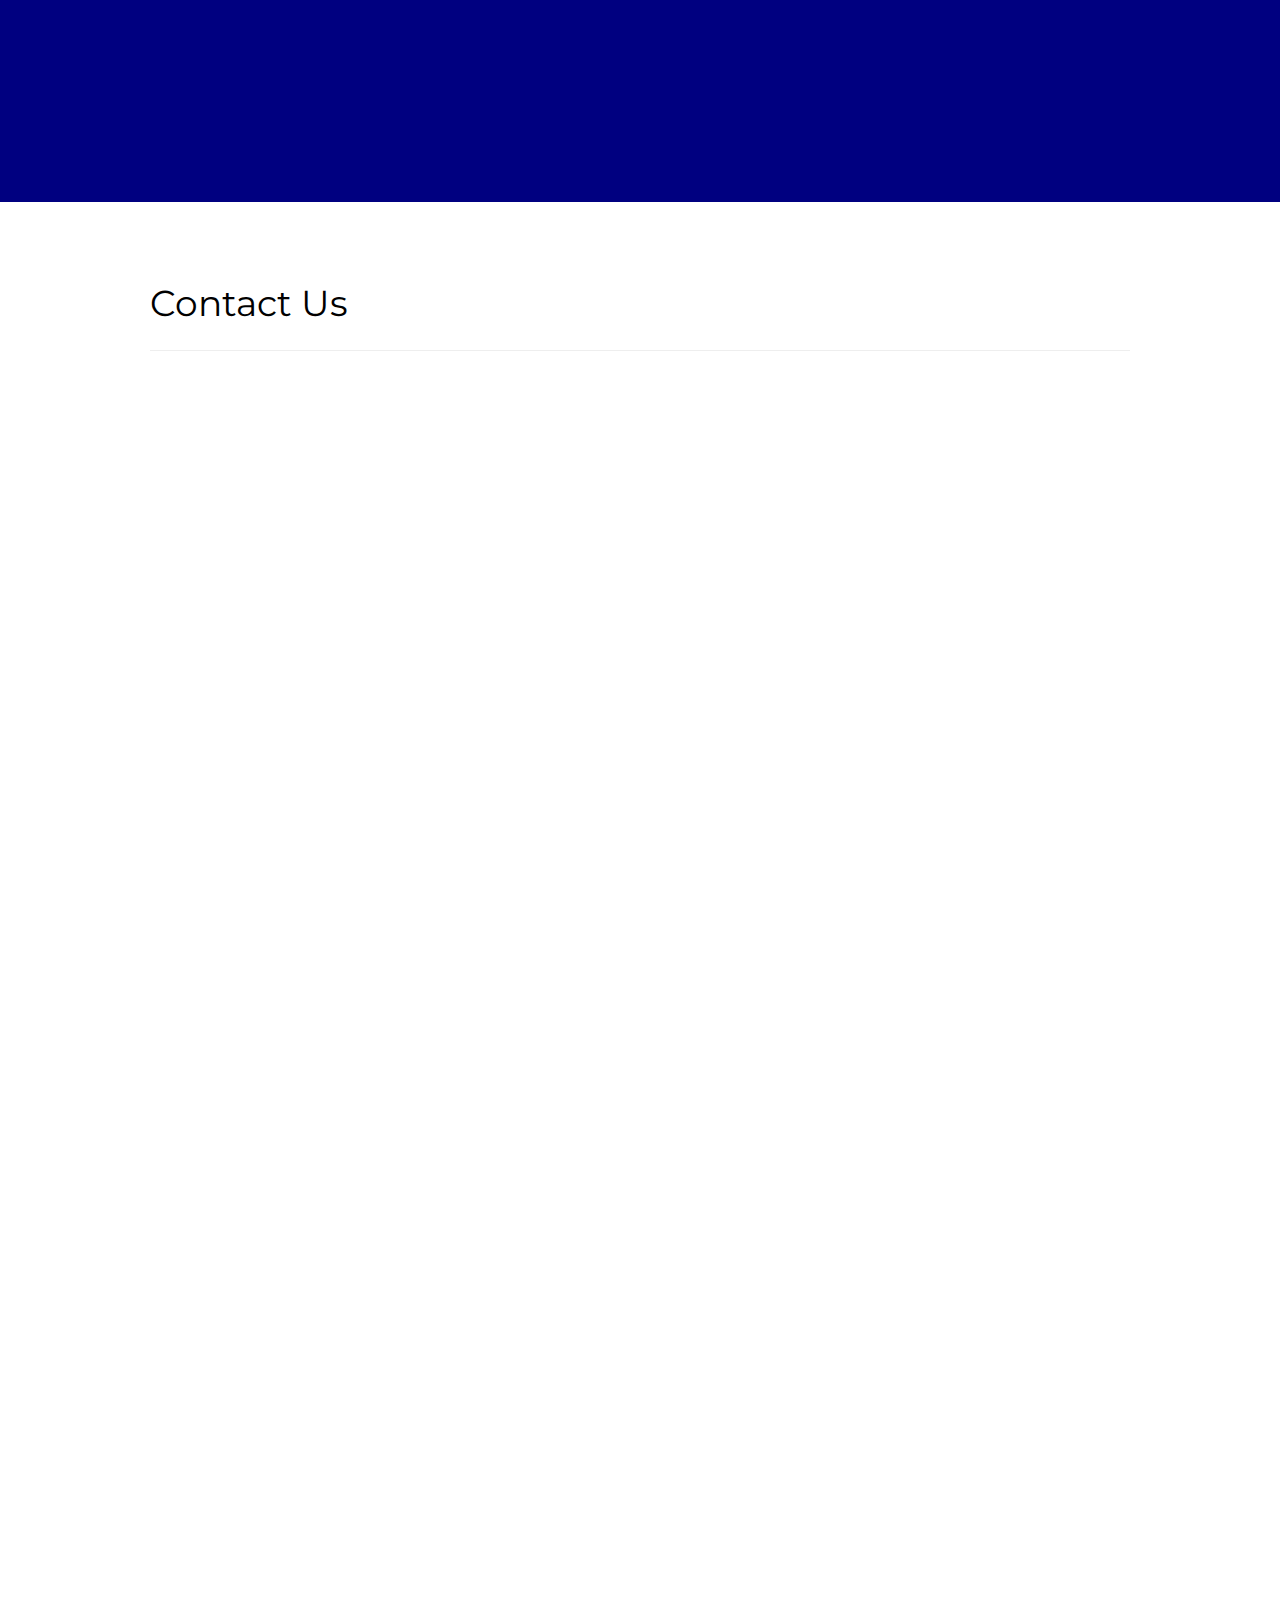
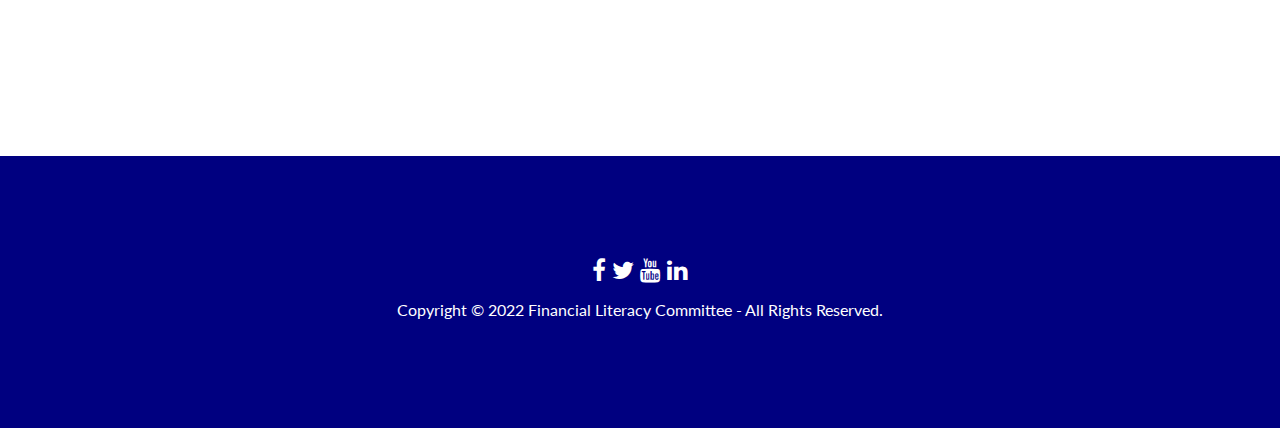
<file: ourblogs.html>
<!DOCTYPE html>
<html lang="en">
<head>
<title>Our Blogs</title>
<meta charset="UTF-8">
<link rel="icon" href="flcgraph-removebg-preview.png" type="image/x-icon">
<link rel="shortcut icon" href="flclogo.png" type="image/x-icon" />
<meta name="viewport" content="width=device-width, initial-scale=1">
<link rel="stylesheet" href="style.css">
<link rel="stylesheet" href="https://fonts.googleapis.com/css?family=Lato">
<link rel="stylesheet" href="https://fonts.googleapis.com/css?family=Montserrat">
<link rel="stylesheet" href="https://cdnjs.cloudflare.com/ajax/libs/font-awesome/4.7.0/css/font-awesome.min.css">

<style>
body,h1,h2,h3,h4,h5,h6 {font-family: "Lato", sans-serif}
.w3-bar,h1,button {font-family: "Montserrat", sans-serif}

#bl{
    text-decoration: none;
}
</style>
</head>

<body>

<!-- Navigation Bar -->
<div class="w3-top">
    <div class="w3-bar w3-navy w3-card w3-left-align w3-large">
        <a class="w3-bar-item w3-button w3-hide-medium w3-hide-large w3-right w3-padding-large w3-hover-white w3-large w3-navy" href="javascript:void(0);"  onclick="myFunction()" title="Toggle Navigation Menu"></i></a>
        <a href="index.html" class="w3-bar-item w3-button w3-hide-small"><img src="flcgraph-removebg-preview.png" height="35px" width="35px"></a>
        <a href="index.html" class="w3-bar-item w3-button w3-hide-small w3-padding-large w3-hover-white">Home</a>
        <a href="aboutus.html" class="w3-bar-item w3-button w3-hide-small w3-padding-large w3-hover-white">About Us</a>
        <a href="ourblogs.html" class="w3-bar-item w3-button w3-padding-large w3-white">Our Blogs</a>
        <a href="ourevents.html" class="w3-bar-item w3-button w3-hide-small w3-padding-large w3-hover-white">Our Events</a>
        <a href="ourpodcasts.html" class="w3-bar-item w3-button w3-hide-small w3-padding-large w3-hover-white">Our Podcasts</a>
        <a href="flcgallery.html" class="w3-bar-item w3-button w3-hide-small w3-padding-large w3-hover-white">FLC Gallery</a>
    </div>

    <!-- Navigation Bar on smaller screens -->
    <div id="navDemo" class="w3-bar-block w3-navy w3-hide w3-hide-large w3-hide-medium w3-large">
        <a href="index.html" class="w3-bar-item w3-button w3-padding-large">Home</a>
        <a href="aboutus.html" class="w3-bar-item w3-button w3-padding-large">About Us</a>
        <a href="ourblogs.html" class="w3-bar-item w3-button w3-padding-large">Our Blogs</a>
        <a href="ourevents.html" class="w3-bar-item w3-button w3-padding-large">Our Events</a>
        <a href="ourpodcasts.html" class="w3-bar-item w3-button w3-padding-large">Our Podcasts</a>
        <a href="flcgallery.html" class="w3-bar-item w3-button w3-padding-large">FLC Gallery</a>
    </div>
</div>

<!-- Title -->
<div class="w3-container w3-navy w3-padding-64">
    <div class="w3-content">
        <h1>Our Blogs</h1>
    </div>
</div>

<!-- Short Reads -->
<div class="w3-container w3-white w3-padding-64">
    <div class="w3-content">
        <h1>Shorter Reads</h1>
        <hr>
        <div class="arti">
            <ol>

                <!-- Exchange Traded Funds (ETFs) -->
                <li class="arti-box">
                    <div class="arti-div">
                        <div class="arti-textbox">
                            <a href="sh-article-etf.html" style="text-decoration: none;" target="blank">
                                <div class="arti-textbox-div">
                                    <figure class="arti-img" aria-label="media" role="group">
                                        <div class="arti-textbox-div">
                                            <img alt="" class="arti-img-class" src="blog-art7etf.jpg" sizes="(max-width: 600px) 120px, (max-width: 1024px) 165px, 205px" decoding="async" width="1" height="1">
                                        </div>
                                        <figcaption class="arti-img-cap e1maroi60"></figcaption>
                                    </figure>
                                </div>
                                <h2>Exchange Traded Funds (ETFs)</h2>
                                <p class="arti-subtit">An ETF or exchange-traded fund is a type of investment vehicle that allows you to invest in a basket of assets in one go. Think of it like a single stock that owns a small piece of every company in a particular industry, sector, index, etc.</p>
                                <div class="arti-auth">
                                    <p>By <span class="arti-auth-span">Vishruth Arimanda</span></p>
                                </div>
                            </a>
                        </div>
                        <div class="arti-datebox">
                            <span>Oct 23, 2022</span>
                        </div>
                    </div>
                </li>
                
                <!-- Mortgages -->
                <li class="arti-box">
                    <div class="arti-div">
                        <div class="arti-textbox">
                            <a href="sh-article-mortgage.html" style="text-decoration: none;" target="blank">
                                <div class="arti-textbox-div">
                                    <figure class="arti-img" aria-label="media" role="group">
                                        <div class="arti-textbox-div">
                                            <img alt="" class="arti-img-class" src="blog-art6mort.jpg" sizes="(max-width: 600px) 120px, (max-width: 1024px) 165px, 205px" decoding="async" width="1" height="1">
                                        </div>
                                        <figcaption class="arti-img-cap e1maroi60"></figcaption>
                                    </figure>
                                </div>
                                <h2>Mortgages</h2>
                                <p class="arti-subtit">Owning a home has always been one of the integral parts of the American dream. Mortgages are a way to buy a home even if the buyer doesn't have all the cash just sitting around. Now, at a young age, the concept of mortgages and homeownership may seem daunting, but it can be broken down into simple parts, which will discuss.</p>
                                <div class="arti-auth">
                                    <p>By <span class="arti-auth-span">Misha Check</span></p>
                                </div>
                            </a>
                        </div>
                        <div class="arti-datebox">
                            <span>Sep 9, 2022</span>
                        </div>
                    </div>
                </li>

                <!-- How to open a brokerage account-->
                <li class="arti-box">
                    <div class="arti-div">
                        <div class="arti-textbox">
                            <a href="sh-article-howto.html" style="text-decoration: none;" target="blank">
                                <div class="arti-textbox-div">
                                    <figure class="arti-img" aria-label="media" role="group">
                                        <div class="arti-textbox-div">
                                            <img alt="" class="arti-img-class" src="blog1-art1howto.jpg" sizes="(max-width: 600px) 120px, (max-width: 1024px) 165px, 205px" decoding="async" width="1" height="1">
                                        </div>
                                        <figcaption class="arti-img-cap e1maroi60"></figcaption>
                                    </figure>
                                </div>
                                <h2>How to Open a Brokerage Account</h2>
                                <p class="arti-subtit">Investment accounts used to buy and sell stocks, bonds, mutual funds, ETFs, and other securities are called brokerage accounts. Plenty of licensed firms offer accounts, full-service accounts on the pricier side, and online discount brokers are some cheaper options.</p>
                                <div class="arti-auth">
                                    <p>By <span class="arti-auth-span">Misha Check</span></p>
                                </div>
                            </a>
                        </div>
                        <div class="arti-datebox">
                            <span>May 18, 2022</span>
                        </div>
                    </div>
                </li>

                <!-- Brokerage Acc -->
                <li class="arti-box">
                    <div class="arti-div">
                        <div class="arti-textbox">
                            <a href="sh-article-brok.html" style="text-decoration: none;" target="blank">
                                <div class="arti-textbox-div">
                                    <figure class="arti-img" aria-label="media" role="group">
                                        <div class="arti-textbox-div">
                                            <img alt="" class="arti-img-class" src="blog-art5brok.jpg" sizes="(max-width: 600px) 120px, (max-width: 1024px) 165px, 205px" decoding="async" width="1" height="1">
                                        </div>
                                        <figcaption class="arti-img-cap e1maroi60"></figcaption>
                                    </figure>
                                </div>
                                <h2>Brokerage Accounts</h2>
                                <p class="arti-subtit">This article will give you a brief description of the different types of brokerage accounts, and what the pros and cons are in different contexts. However, before you even start signing up for brokerage accounts, be sure to research how on and why investing is important and what to do</p>
                                <div class="arti-auth">
                                    <p>By <span class="arti-auth-span">Misha Check</span></p>
                                </div>
                            </a>
                        </div>
                        <div class="arti-datebox">
                            <span>May 1, 2022</span>
                        </div>
                    </div>
                </li>

                <!-- Investing for teens -->
                <li class="arti-box">
                    <div class="arti-div">
                        <div class="arti-textbox">
                            <a href="sh-article-teen.html" style="text-decoration: none;" target="blank">
                                <div class="arti-textbox-div">
                                    <figure class="arti-img" aria-label="media" role="group">
                                        <div class="arti-textbox-div">
                                            <img alt="" class="arti-img-class" src="blog-art4teen.jpg" sizes="(max-width: 600px) 120px, (max-width: 1024px) 165px, 205px" decoding="async" width="1" height="1">
                                        </div>
                                        <figcaption class="arti-img-cap e1maroi60"></figcaption>
                                    </figure>
                                </div>
                                <h2>Investing as a Teen</h2>
                                <p class="arti-subtit">Investing can seem a daunting task. However, investing early on can let the magic of compounding do its work as time passes and increase over time. Compounding money takes time, and teens can use the time to their advantage, giving them greater earnings over the course of their life.</p>
                                <div class="arti-auth">
                                    <p>By <span class="arti-auth-span">Misha Check</span></p>
                                </div>
                            </a>
                        </div>
                        <div class="arti-datebox">
                            <span>April 14, 2022</span>
                        </div>
                    </div>
                </li>

                <!-- Dividend Investing -->
                <li class="arti-box">
                    <div class="arti-div">
                        <div class="arti-textbox">
                            <a href="sh-article-divid.html" style="text-decoration: none;" target="blank">
                                <div class="arti-textbox-div">
                                    <figure class="arti-img" aria-label="media" role="group">
                                        <div class="arti-textbox-div">
                                            <img alt="" class="arti-img-class" src="blog-art3div.jpg" sizes="(max-width: 600px) 120px, (max-width: 1024px) 165px, 205px" decoding="async" width="1" height="1">
                                        </div>
                                        <figcaption class="arti-img-cap e1maroi60"></figcaption>
                                    </figure>
                                </div>
                                <h2>Everything About Dividend Investing!</h2>
                                <p class="arti-subtit">There are many investing philosophies, dividend investing being one of them. It's a strategy that is simple enough to understand but takes some time to implement and cash out. For those looking for a low-risk way to invest their money, dividend investing is an optimal option.</p>
                                <div class="arti-auth">
                                    <p>By <span class="arti-auth-span">Vishruth Arimanda</span></p>
                                </div>
                            </a>
                        </div>
                        <div class="arti-datebox">
                            <span>April 13, 2022</span>
                        </div>
                    </div>
                </li>

                <!-- Value Investing -->
                <li class="arti-box">
                    <div class="arti-div">
                        <div class="arti-textbox">
                            <a href="sh-article-value.html" style="text-decoration: none;" target="blank">
                                <div class="arti-textbox-div">
                                    <figure class="arti-img" aria-label="media" role="group">
                                        <div class="arti-textbox-div">
                                            <img alt="" class="arti-img-class" src="blog-art2val.jpg" sizes="(max-width: 600px) 120px, (max-width: 1024px) 165px, 205px" decoding="async" width="1" height="1">
                                        </div>
                                        <figcaption class="arti-img-cap e1maroi60"></figcaption>
                                    </figure>
                                </div>
                                <h2>Value Investing!</h2>
                                <p class="arti-subtit">Value investing is a strategy where investors aim to buy stocks, bonds, real estate, or other assets for less than they are worth. Investors who pursue value investing learn to uncover the intrinsic (actual) value of assets and develop the patience to wait until they can be purchased at prices that are lower than this intrinsic value.</p>
                                <div class="arti-auth">
                                    <p>By <span class="arti-auth-span">Vishruth Arimanda</span></p>
                                </div>
                            </a>
                        </div>
                        <div class="arti-datebox">
                            <span>April 13, 2022</span>
                        </div>
                    </div>
                </li>

                <!-- Bonds -->
                <li class="arti-box">
                    <div class="arti-div">
                        <div class="arti-textbox">
                            <a href="sh-article-bond.html" style="text-decoration: none;" target="blank">
                                <div class="arti-textbox-div">
                                    <figure class="arti-img" aria-label="media" role="group">
                                        <div class="arti-textbox-div">
                                            <img alt="" class="arti-img-class" src="blog-art8bond.jpg" sizes="(max-width: 600px) 120px, (max-width: 1024px) 165px, 205px" decoding="async" width="1" height="1">
                                        </div>
                                        <figcaption class="arti-img-cap e1maroi60"></figcaption>
                                    </figure>
                                </div>
                                <h2>Everything About Bonds!</h2>
                                <p class="arti-subtit">Bonds are a very useful tool for generating income and protecting yourself during market volatility. In this article, I will explain what bonds are, the different types of bonds, the pros and cons of investing in bonds, and how to invest in them through ETFs.</p>
                                <div class="arti-auth">
                                    <p>By <span class="arti-auth-span">Dhruv Setty</span></p>
                                </div>
                            </a>
                        </div>
                        <div class="arti-datebox">
                            <span>March 3, 2023</span>
                        </div>
                    </div>
                </li>

            </ol>
        </div>
    </div>
</div>

<!-- Long Reads -->
<div class="w3-container w3-navy w3-padding-64">
    <div class="w3-content">
        <h1>Long Reads</h1>
        <hr>
        <div>
            <div style="margin-top: 50px;">
                <button class="long-arti-but">
                <a href="THE FINAL DRAFT FLC.pdf" target="blank" style="text-decoration: none;">
                    <h2>All You Need to Know About Your Investments  <i class="fa fa-file-pdf-o" style="float: inline-start;"></i></h2>
                </a>
                </button>
            </div>
        </div>
    </div>
</div>

<div class="w3-row-padding w3-container w3-navy" style="padding: 96px">
    <div class="w3-content">
        <div class="news-form-group">
            <h1 style="margin-bottom: 15px;">Subscribe to our newsletter! (Arriving Soon)</h1>
            <iframe src="https://docs.google.com/forms/d/e/1FAIpQLScQGPCt5mFIiXLT4buAV71gKTdZ8bpvsh-DX0fNVD4q2xMivA/viewform?embedded=true" width="640" height="573" frameborder="0" marginheight="0" marginwidth="0">Loading…</iframe>
        </div>
    </div>
</div>

<!-- Contact Us -->
<div class="w3-row-padding w3-white w3-padding-64 w3-container">
    <div class="w3-content">
      <h1>Contact Us</h1>
      <hr>
      <iframe src="https://docs.google.com/forms/d/e/1FAIpQLSfDe7cNLoKkUw9BUEBrXhPDJ2IoXmb3utdkfm4gwaOoZt5fpg/viewform?embedded=true" width="640" height="1293" frameborder="0" marginheight="0" marginwidth="0">Loading…</iframe>
      </div>
  </div>
  <br>

<footer class="w3-container w3-padding-64 w3-center w3-navy">  
    <div class="w3-xlarge w3-padding-32">
        <a href="https://www.facebook.com/100378079322977"><i class="fa fa-facebook w3-hover-opacity"></i></a>
        <a href="https://www.twitter.com/SettyDhruv"><i class="fa fa-twitter w3-hover-opacity"></i></a>
        <a href="https://www.youtube.com/channel/UCBl5SGOjTAw7ChBdo_3gZwg"><i class="fa fa-youtube w3-hover-opacity"></i></a>
        <a href="https://linkedin.com/company/financial-literacy-committee"><i class="fa fa-linkedin w3-hover-opacity"></i></a>
        <br>
        <h6>Copyright © 2022 Financial Literacy Committee - All Rights Reserved.</h6>
    </div>
</footer>

<script>
function myFunction() {
  var x = document.getElementById("navDemo");
  if (x.className.indexOf("w3-show") == -1) {
    x.className += " w3-show";
  } else { 
    x.className = x.className.replace(" w3-show", "");
  }
}


</script>

</body>
</html>
</file>
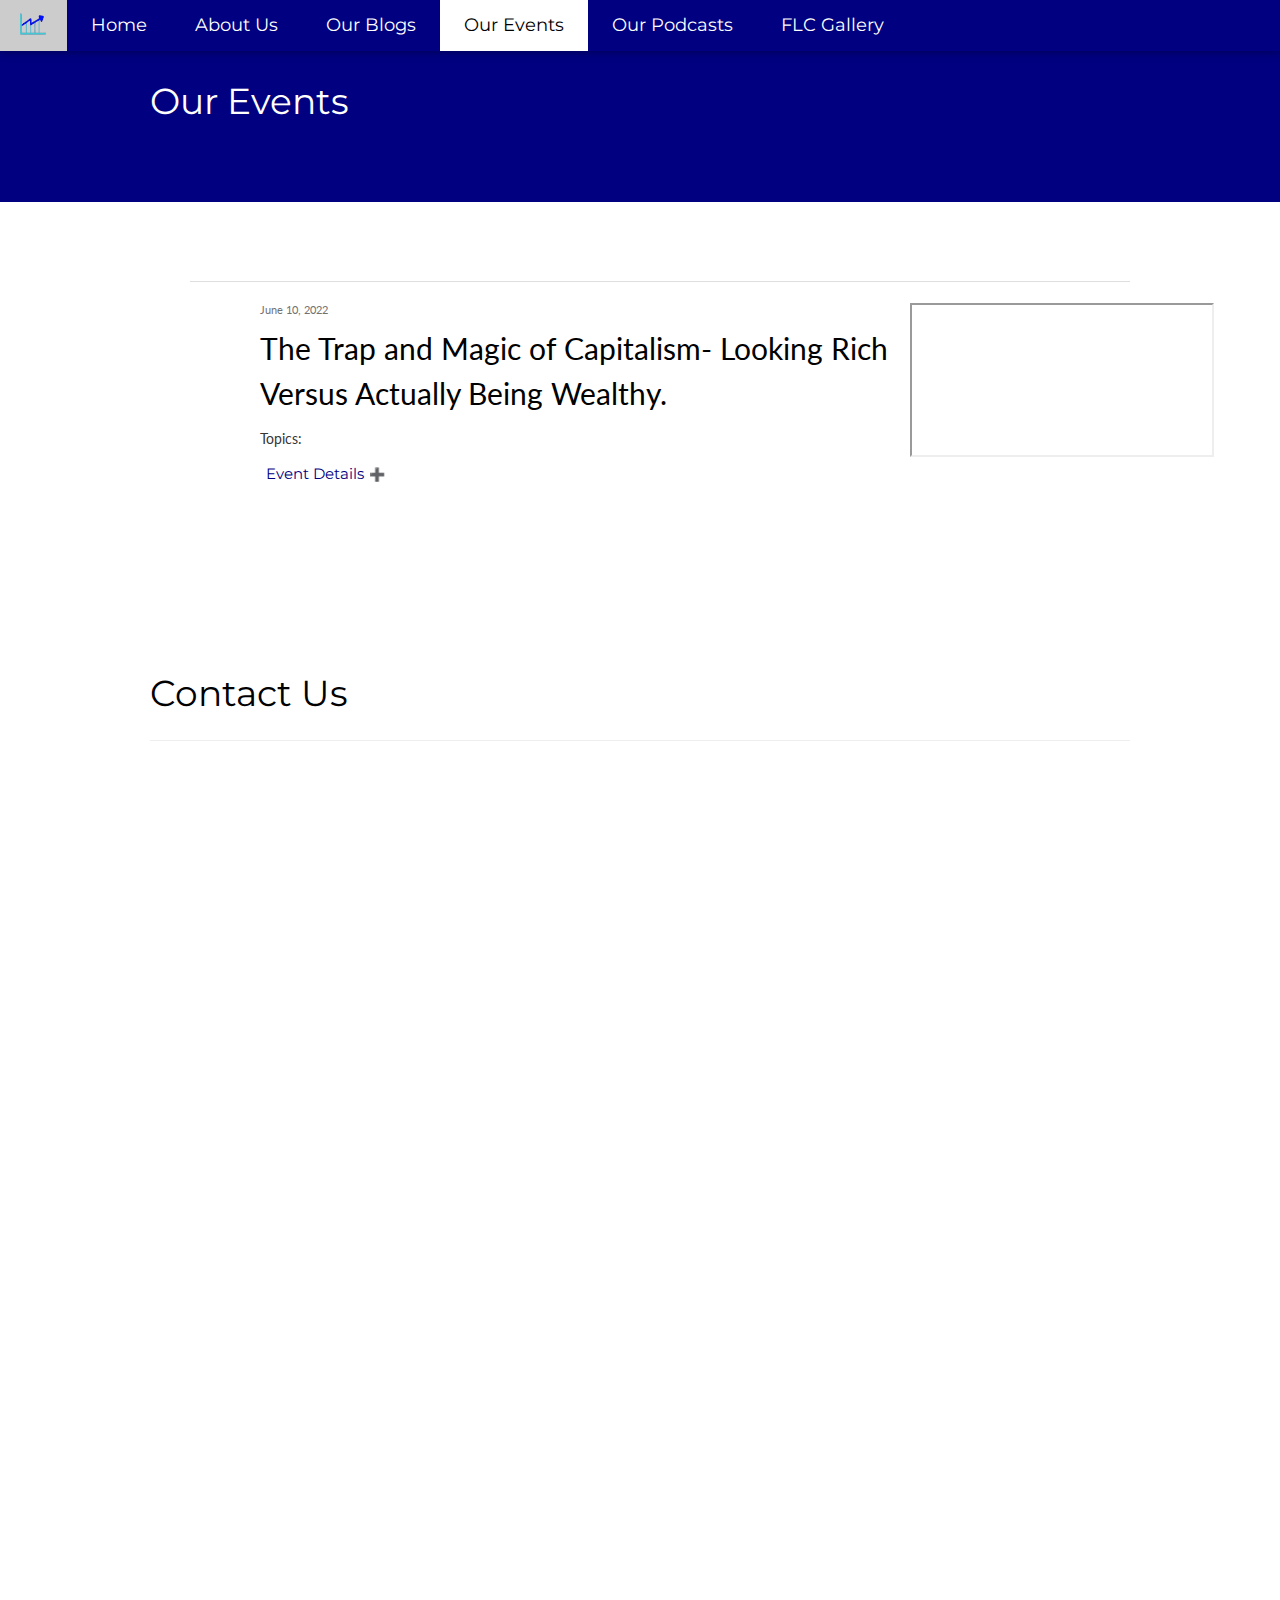
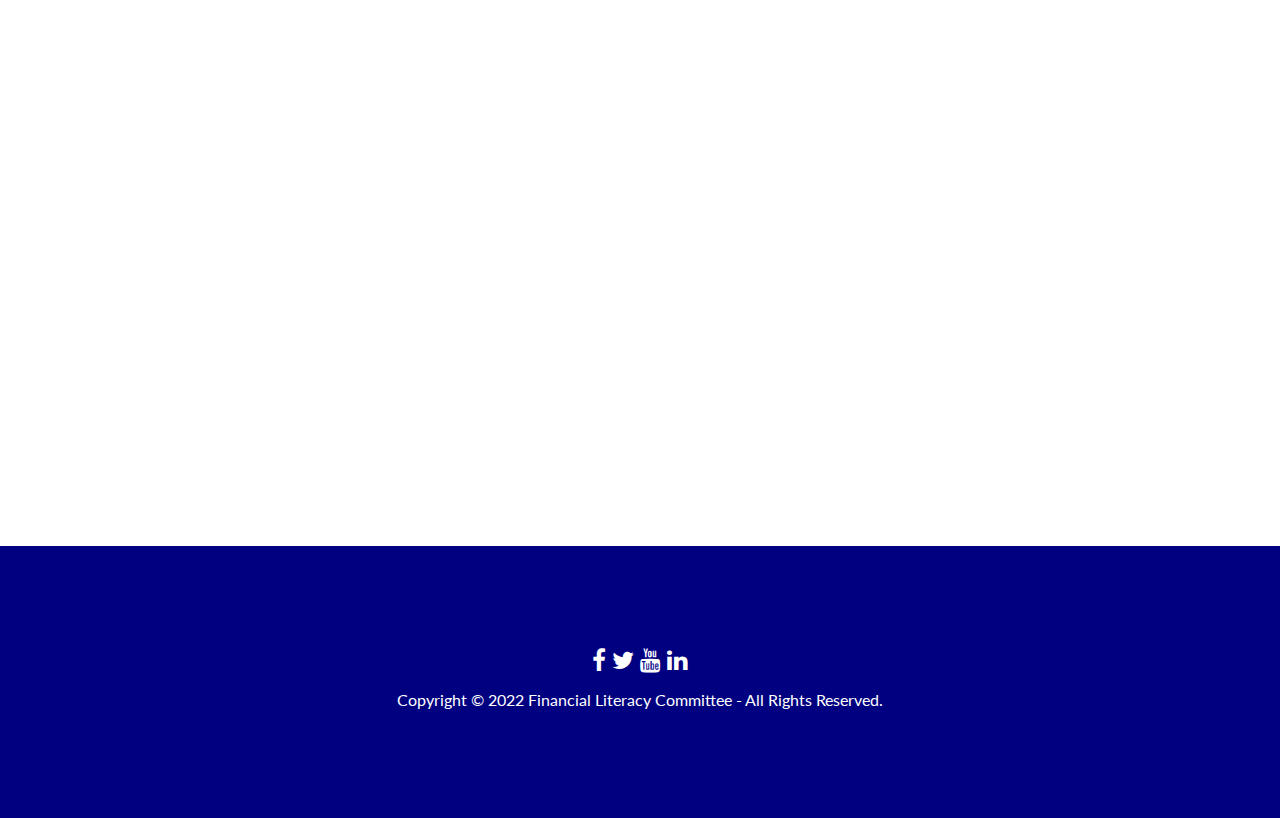
<file: ourevents.html>
<!DOCTYPE html>
<html lang="en">
<head>
<title>Our Events</title>
<meta charset="UTF-8">
<link rel="icon" href="flcgraph-removebg-preview.png" type="image/x-icon">
<link rel="shortcut icon" href="flclogo.png" type="image/x-icon" />
<meta name="viewport" content="width=device-width, initial-scale=1">
<link rel="stylesheet" href="style.css">
<link rel="stylesheet" href="https://fonts.googleapis.com/css?family=Lato">
<link rel="stylesheet" href="https://fonts.googleapis.com/css?family=Montserrat">
<link rel="stylesheet" href="https://cdnjs.cloudflare.com/ajax/libs/font-awesome/4.7.0/css/font-awesome.min.css">

<style>
body,h1,h2,h3,h4,h5,h6 {font-family: "Lato", sans-serif}
.w3-bar,h1,button {font-family: "Montserrat", sans-serif}

#bl{
    text-decoration: none;
}

.panel {
    padding: 0 18px;
    background-color: transparent;
    max-height: 0;
    overflow: hidden;
    transition: max-height 0.2s ease-out;
}
</style>
</head>

<body>

<!-- Navigation Bar -->
<div class="w3-top">
    <div class="w3-bar w3-navy w3-card w3-left-align w3-large">
        <a class="w3-bar-item w3-button w3-hide-medium w3-hide-large w3-right w3-padding-large w3-hover-white w3-large w3-navy" href="javascript:void(0);"  onclick="myFunction()" title="Toggle Navigation Menu"></i></a>
        <a href="index.html" class="w3-bar-item w3-button w3-hide-small"><img src="flcgraph-removebg-preview.png" height="35px" width="35px"></a>
        <a href="index.html" class="w3-bar-item w3-button w3-hide-small w3-padding-large w3-hover-white">Home</a>
        <a href="aboutus.html" class="w3-bar-item w3-button w3-hide-small w3-padding-large w3-hover-white">About Us</a>
        <a href="ourblogs.html" class="w3-bar-item w3-button w3-hide-small w3-padding-large w3-hover-white">Our Blogs</a>
        <a href="ourevents.html" class="w3-bar-item w3-button w3-padding-large w3-white">Our Events</a>
        <a href="ourpodcasts.html" class="w3-bar-item w3-button w3-hide-small w3-padding-large w3-hover-white">Our Podcasts</a>
        <a href="flcgallery.html" class="w3-bar-item w3-button w3-hide-small w3-padding-large w3-hover-white">FLC Gallery</a>
    </div>

    <!-- Navigation Bar on smaller screens -->
    <div id="navDemo" class="w3-bar-block w3-navy w3-hide w3-hide-large w3-hide-medium w3-large">
        <a href="index.html" class="w3-bar-item w3-button w3-padding-large">Home</a>
        <a href="aboutus.html" class="w3-bar-item w3-button w3-padding-large">About Us</a>
        <a href="ourblogs.html" class="w3-bar-item w3-button w3-padding-large">Our Blogs</a>
        <a href="ourevents.html" class="w3-bar-item w3-button w3-padding-large">Our Events</a>
        <a href="ourpodcasts.html" class="w3-bar-item w3-button w3-padding-large">Our Podcasts</a>
        <a href="flcgallery.html" class="w3-bar-item w3-button w3-padding-large">FLC Gallery</a>
    </div>
</div>

<!-- Title -->
<div class="w3-container w3-navy w3-padding-64">
    <div class="w3-content">
        <h1>Our Events</h1>
    </div>
</div>

<!-- Events -->
<div class="w3-container w3-white w3-padding-64">
    <div class="w3-content">
        <div class="arti">
            <ol>

                <!-- First Event-->
                <li class="arti-box">
                    <div class="arti-div">
                        <div class="arti-textbox">
                            <div class="arti-textbox-div">
                                <figure class="arti-img" aria-label="media" role="group">
                                    <div class="arti-textbox-div">
                                        <iframe
                                        src="https://youtube.com/embed/1qTp6HEBHzQ?rel=0s&amp;showinfo=0&amp;start=0">
                                        </iframe>
                                    </div>
                                    <figcaption class="arti-img-cap e1maroi60"></figcaption>
                                </figure>
                            </div>
                            <div class="arti-datebox">
                                <span>June 10, 2022</span>
                            </div>
                            <h2>The Trap and Magic of Capitalism- Looking Rich Versus Actually Being Wealthy.</h2>
                            <p class="arti-subtit">
                                Topics:
                            </p><button class="accordion">Event Details</button>

                            <div class="panel">
                                <p class="arti-subtit">
                                    <ol>
                                        <li>Being on the right side of the Capitalism equation</li>
                                        <li>Long-term Investing</li>
                                        <li>Mistakes to avoid</li>
                                        <li>Conclusion</li>
                                    </ol>
                            
                                    More on the Guest Speakers:<br>
                                    LK's investment philosophy aligns with value investing, picking undervalued stocks across market caps, at the right time, for the right price, and holding on to them for very long durations. LK has been a DIY investor in the stock market for over a decade and has stayed invested throughout various market cycles. LK is available to help clients get started with stocks, IPOs and mutual funds. LK can be reached on Twitter <a href="https://twitter.com/lktalks">@LK_talks</a>.<br><br>
                                    Vasan's investment philosophy focuses on goal-based investing, with proper asset allocation and periodic rebalancing. He is particularly passionate about helping first-time investors, by engaging in parable-based storytelling to help them understand the basic concepts of money management and basic personal finance. Vasan is available to help clients pick the right mix of equity and fixed income investments according to their financial goals and asset allocation. Vasan can be reached on Twitter @vasanomics.   
                                </p>
                            </div>

                        </div>
                    </div>
                </li>
                
            </ol>
        </div>
    </div>
</div>

<!-- Contact Us -->
<div class="w3-row-padding w3-white w3-padding-64 w3-container">
    <div class="w3-content">
      <h1>Contact Us</h1>
      <hr>
      <iframe src="https://docs.google.com/forms/d/e/1FAIpQLSfDe7cNLoKkUw9BUEBrXhPDJ2IoXmb3utdkfm4gwaOoZt5fpg/viewform?embedded=true" width="640" height="1293" frameborder="0" marginheight="0" marginwidth="0">Loading…</iframe>
      </div>
  </div>
  <br>
  
<footer class="w3-container w3-padding-64 w3-center w3-navy">  
    <div class="w3-xlarge w3-padding-32">
        <a href="https://www.facebook.com/100378079322977"><i class="fa fa-facebook w3-hover-opacity"></i></a>
        <a href="https://www.twitter.com/SettyDhruv"><i class="fa fa-twitter w3-hover-opacity"></i></a>
        <a href="https://www.youtube.com/channel/UCBl5SGOjTAw7ChBdo_3gZwg"><i class="fa fa-youtube w3-hover-opacity"></i></a>
        <a href="https://linkedin.com/company/financial-literacy-committee"><i class="fa fa-linkedin w3-hover-opacity"></i></a>
        <br>
        <h6>Copyright © 2022 Financial Literacy Committee - All Rights Reserved.</h6>
    </div>
</footer>

<script>
function myFunction() {
  var x = document.getElementById("navDemo");
  if (x.className.indexOf("w3-show") == -1) {
    x.className += " w3-show";
  } else { 
    x.className = x.className.replace(" w3-show", "");
  }
}

var acc = document.getElementsByClassName("accordion");
var i;

for (i = 0; i < acc.length; i++) {
  acc[i].addEventListener("click", function() {
    this.classList.toggle("active");
    var panel = this.nextElementSibling;
    if (panel.style.maxHeight) {
      panel.style.maxHeight = null;
    } else {
      panel.style.maxHeight = panel.scrollHeight + "px";
    }
  });
}
</script>

</body>
</html>
</file>
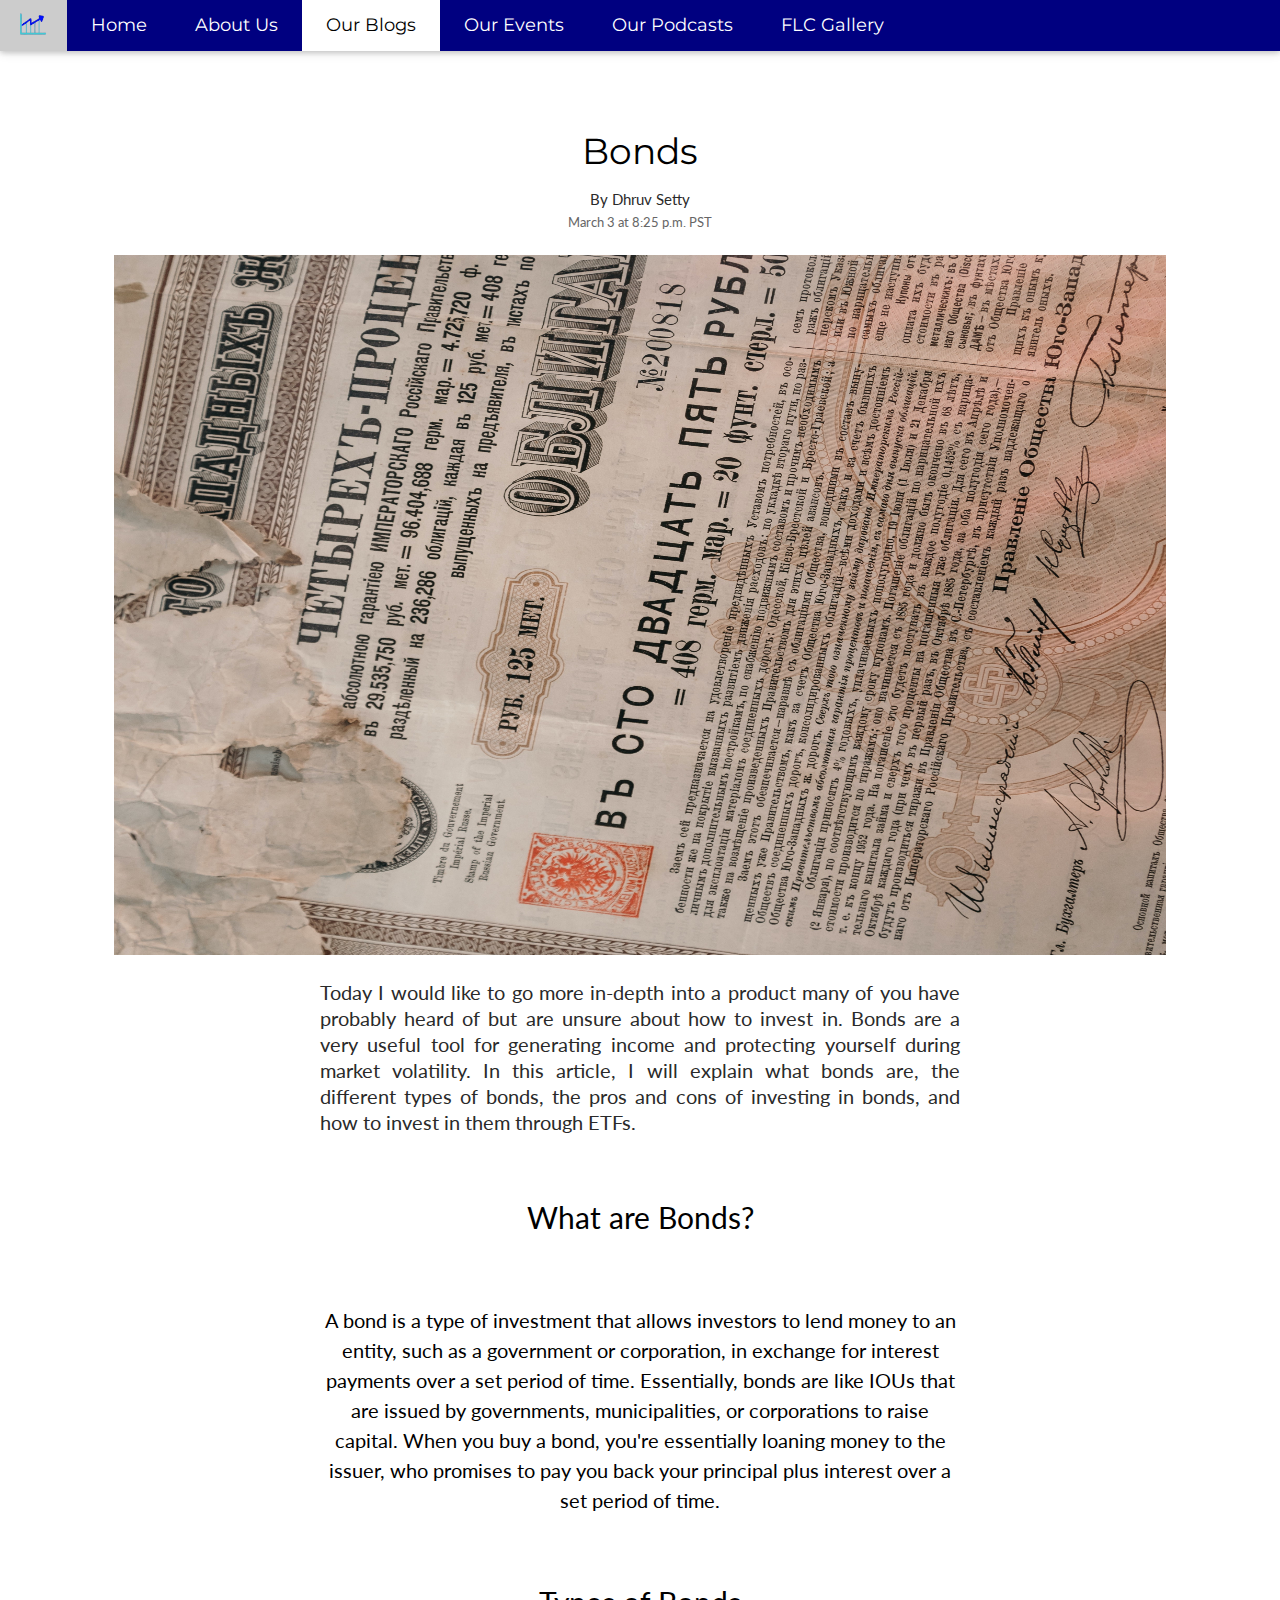
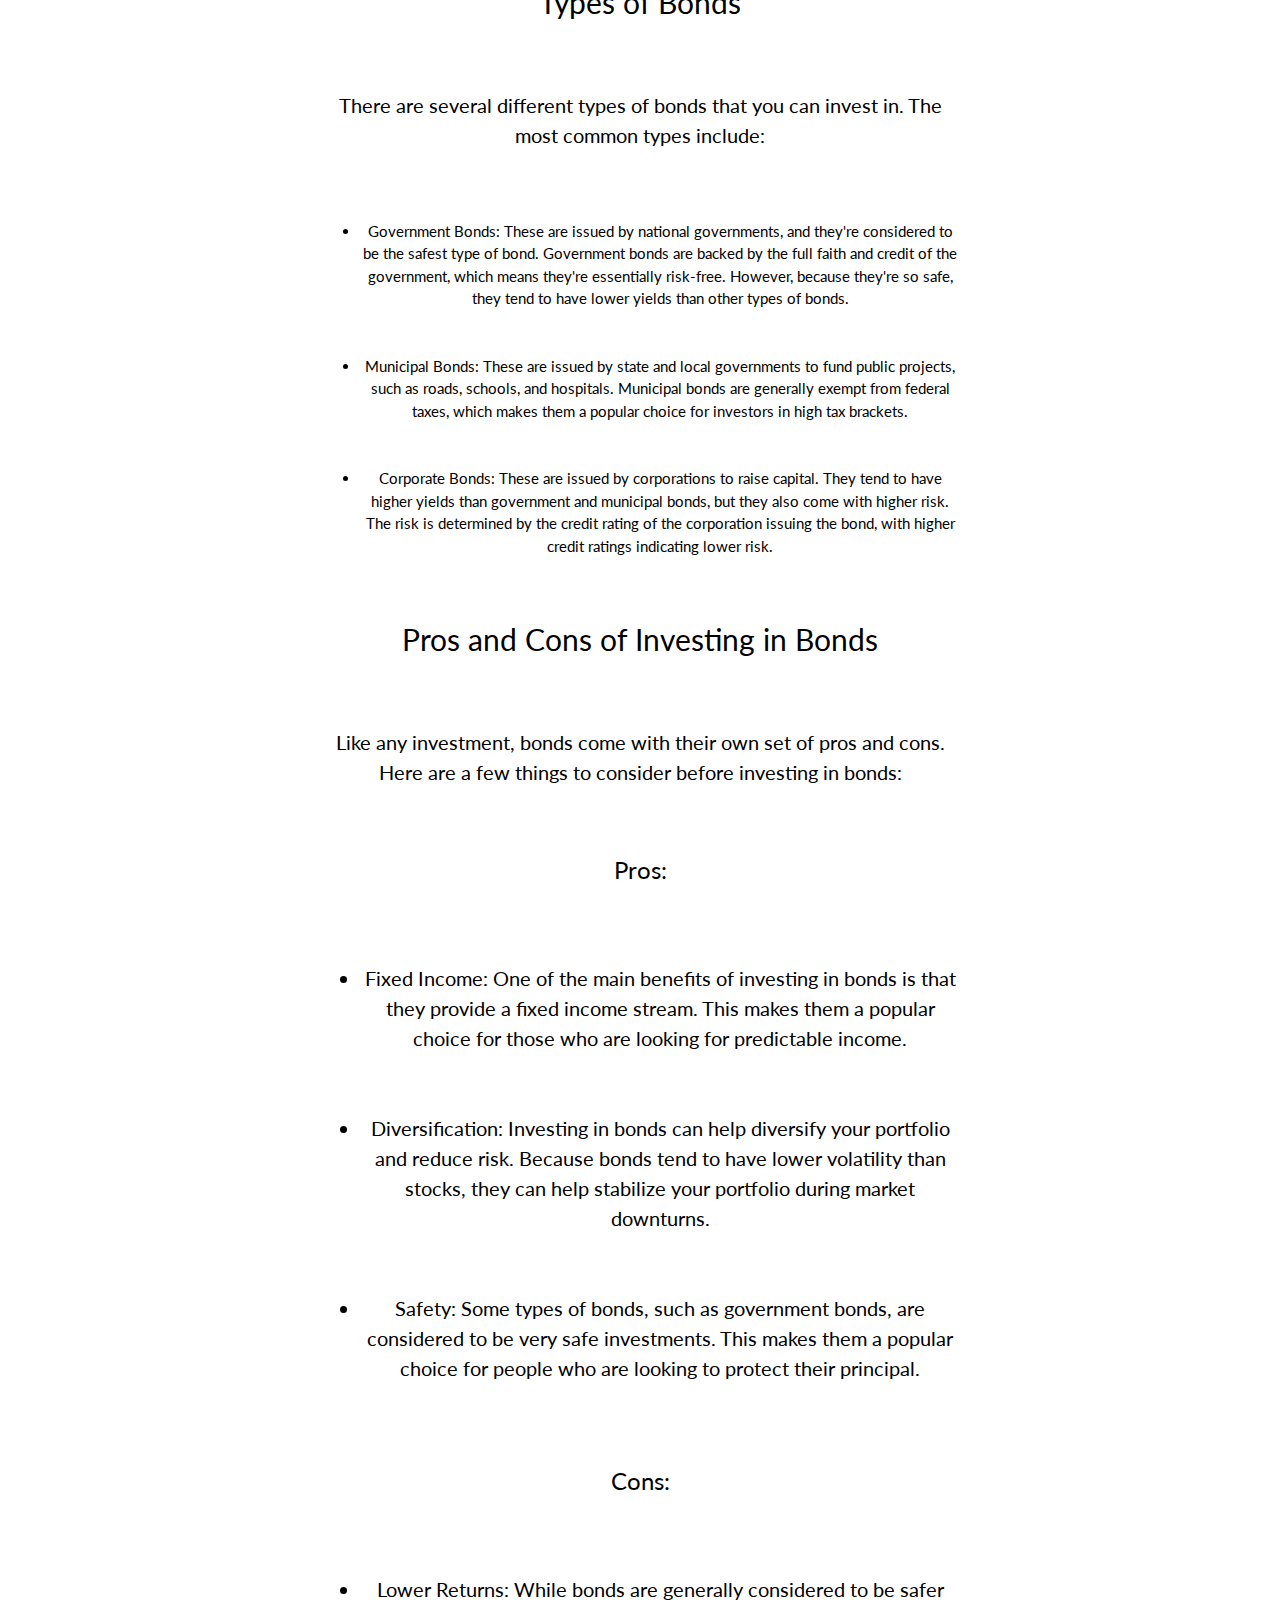
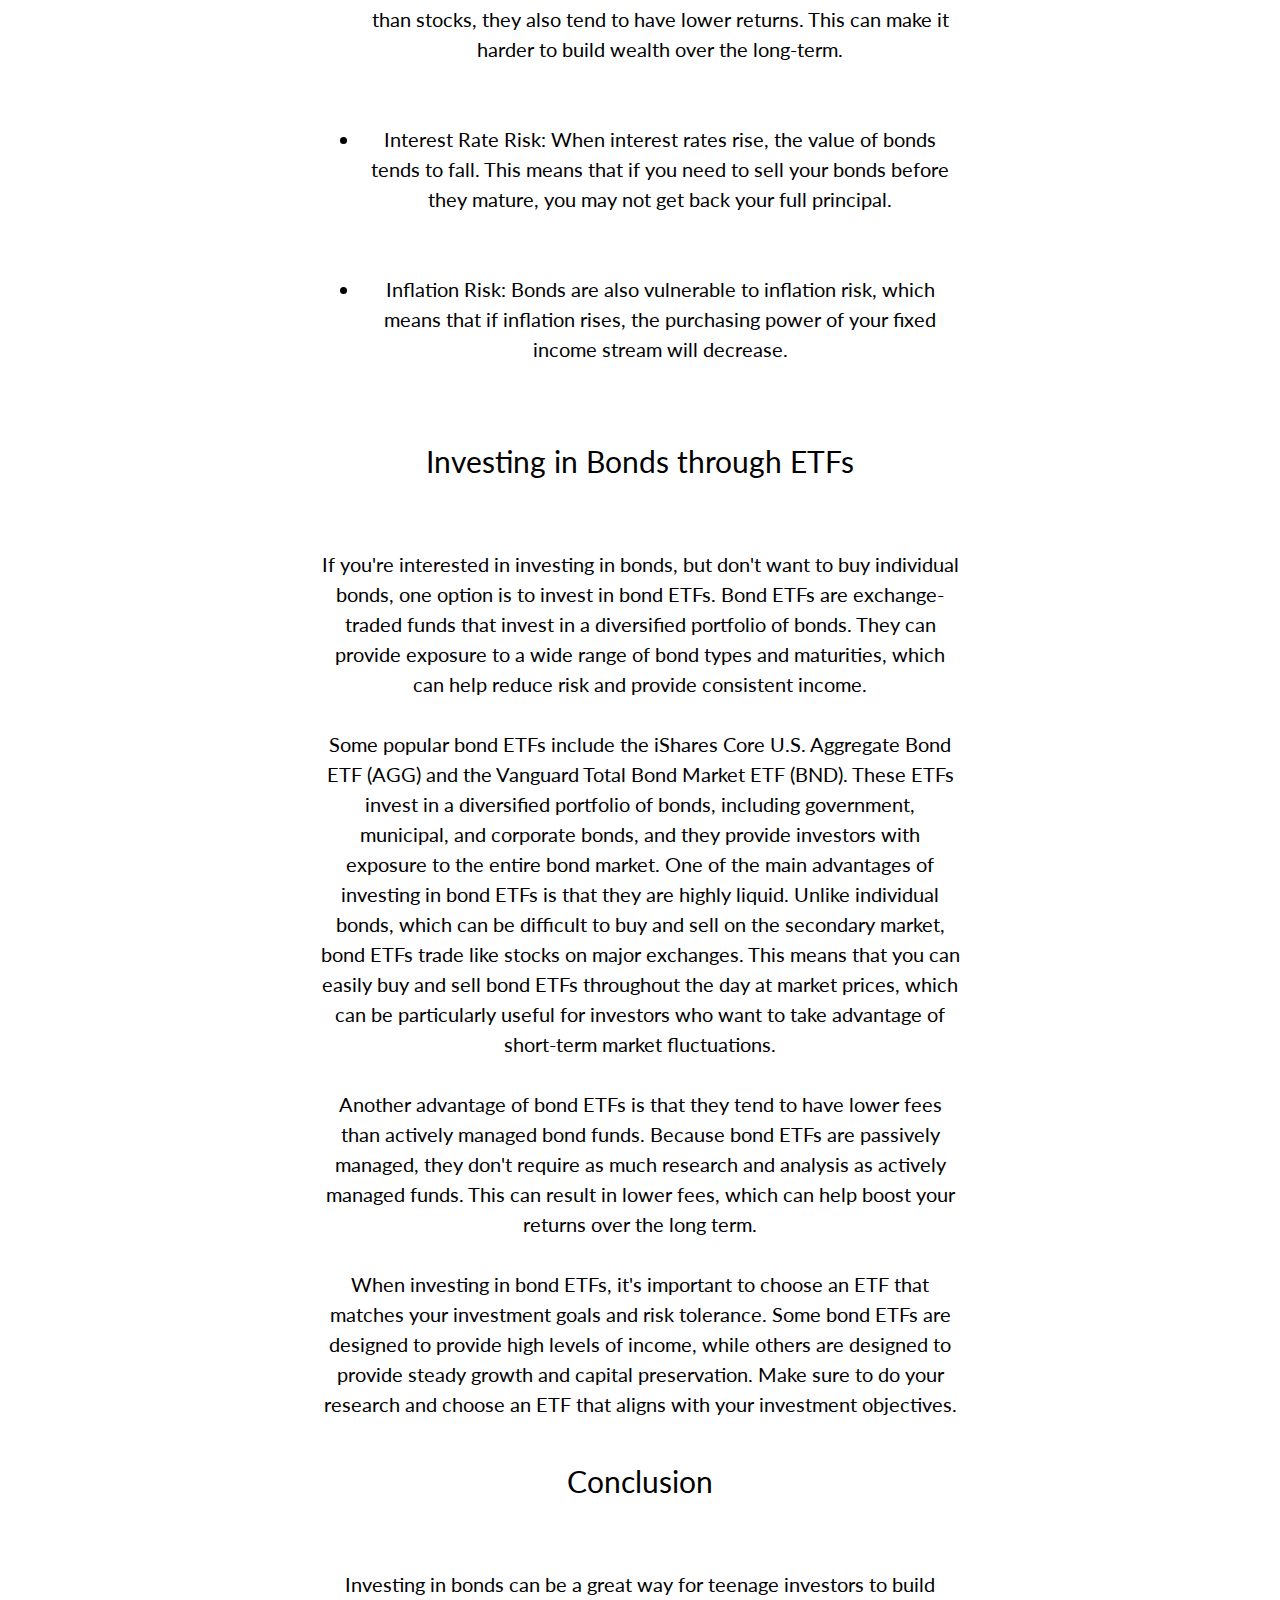
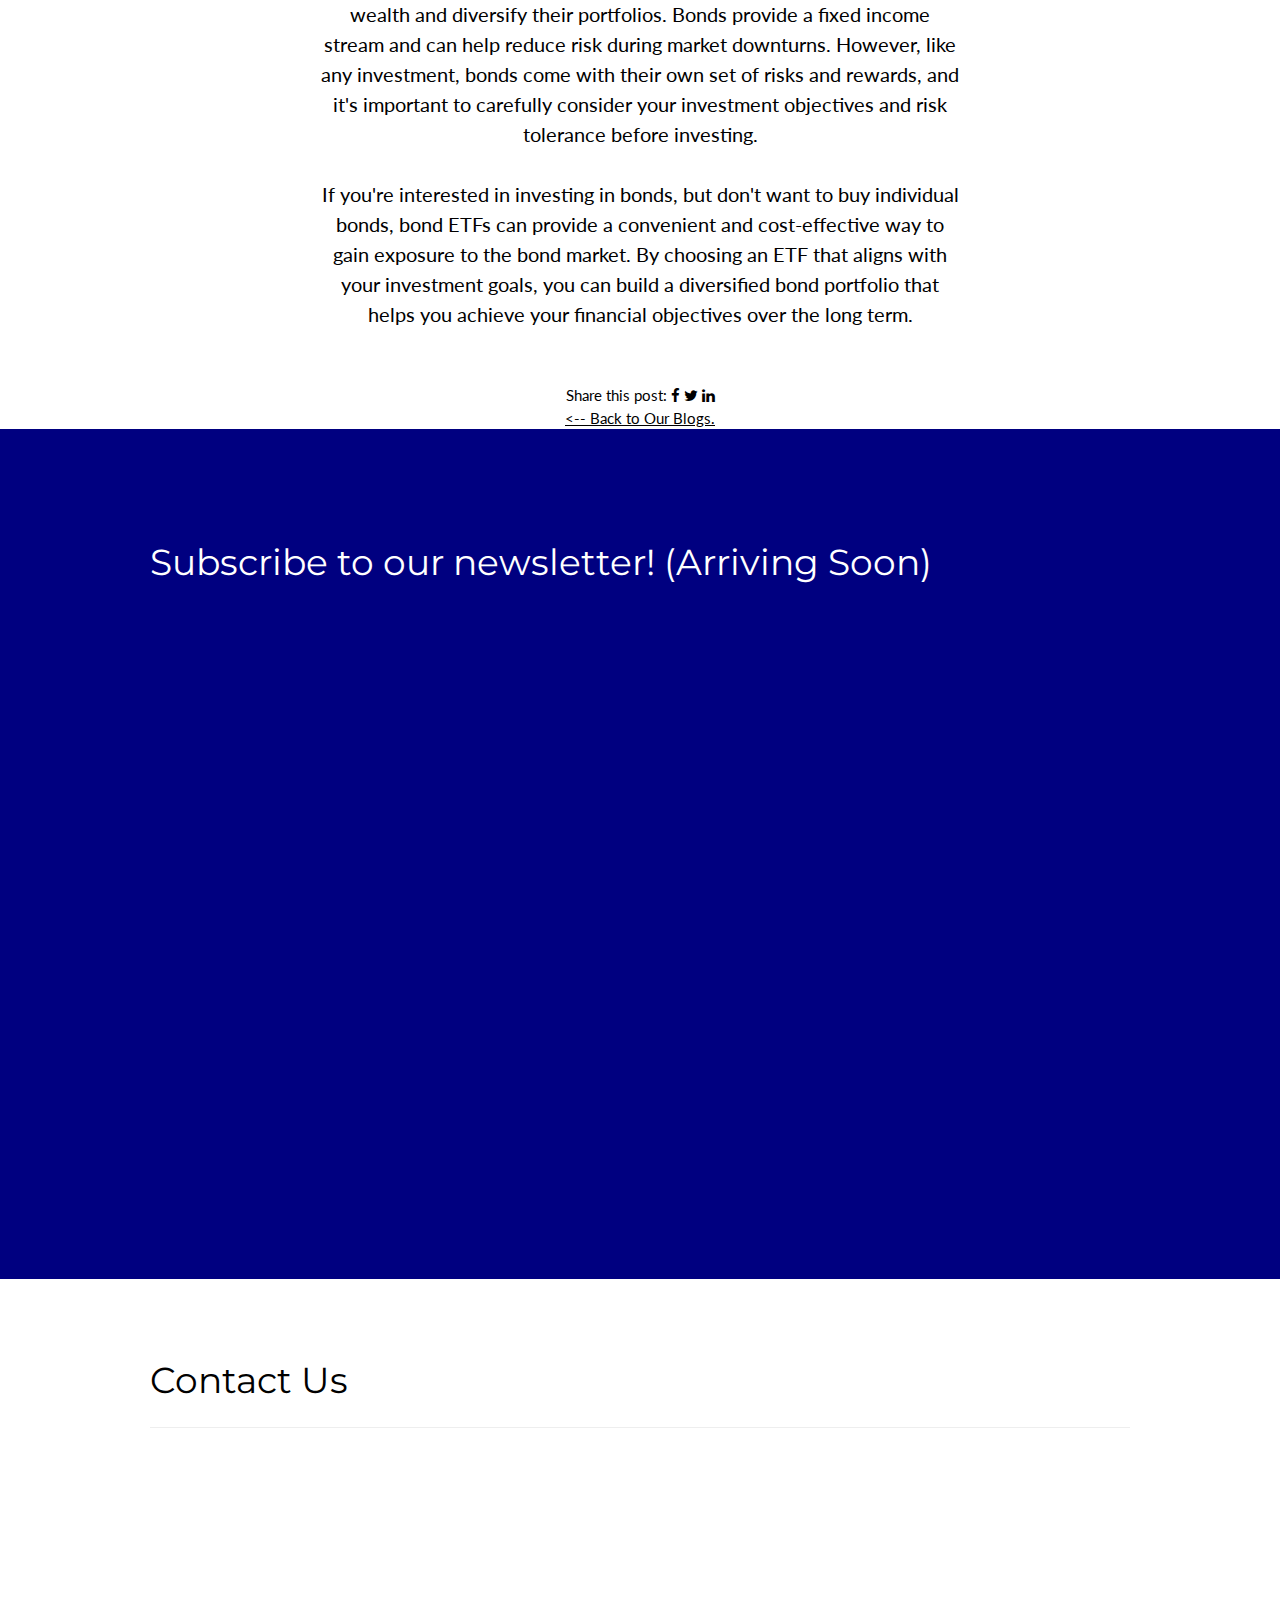
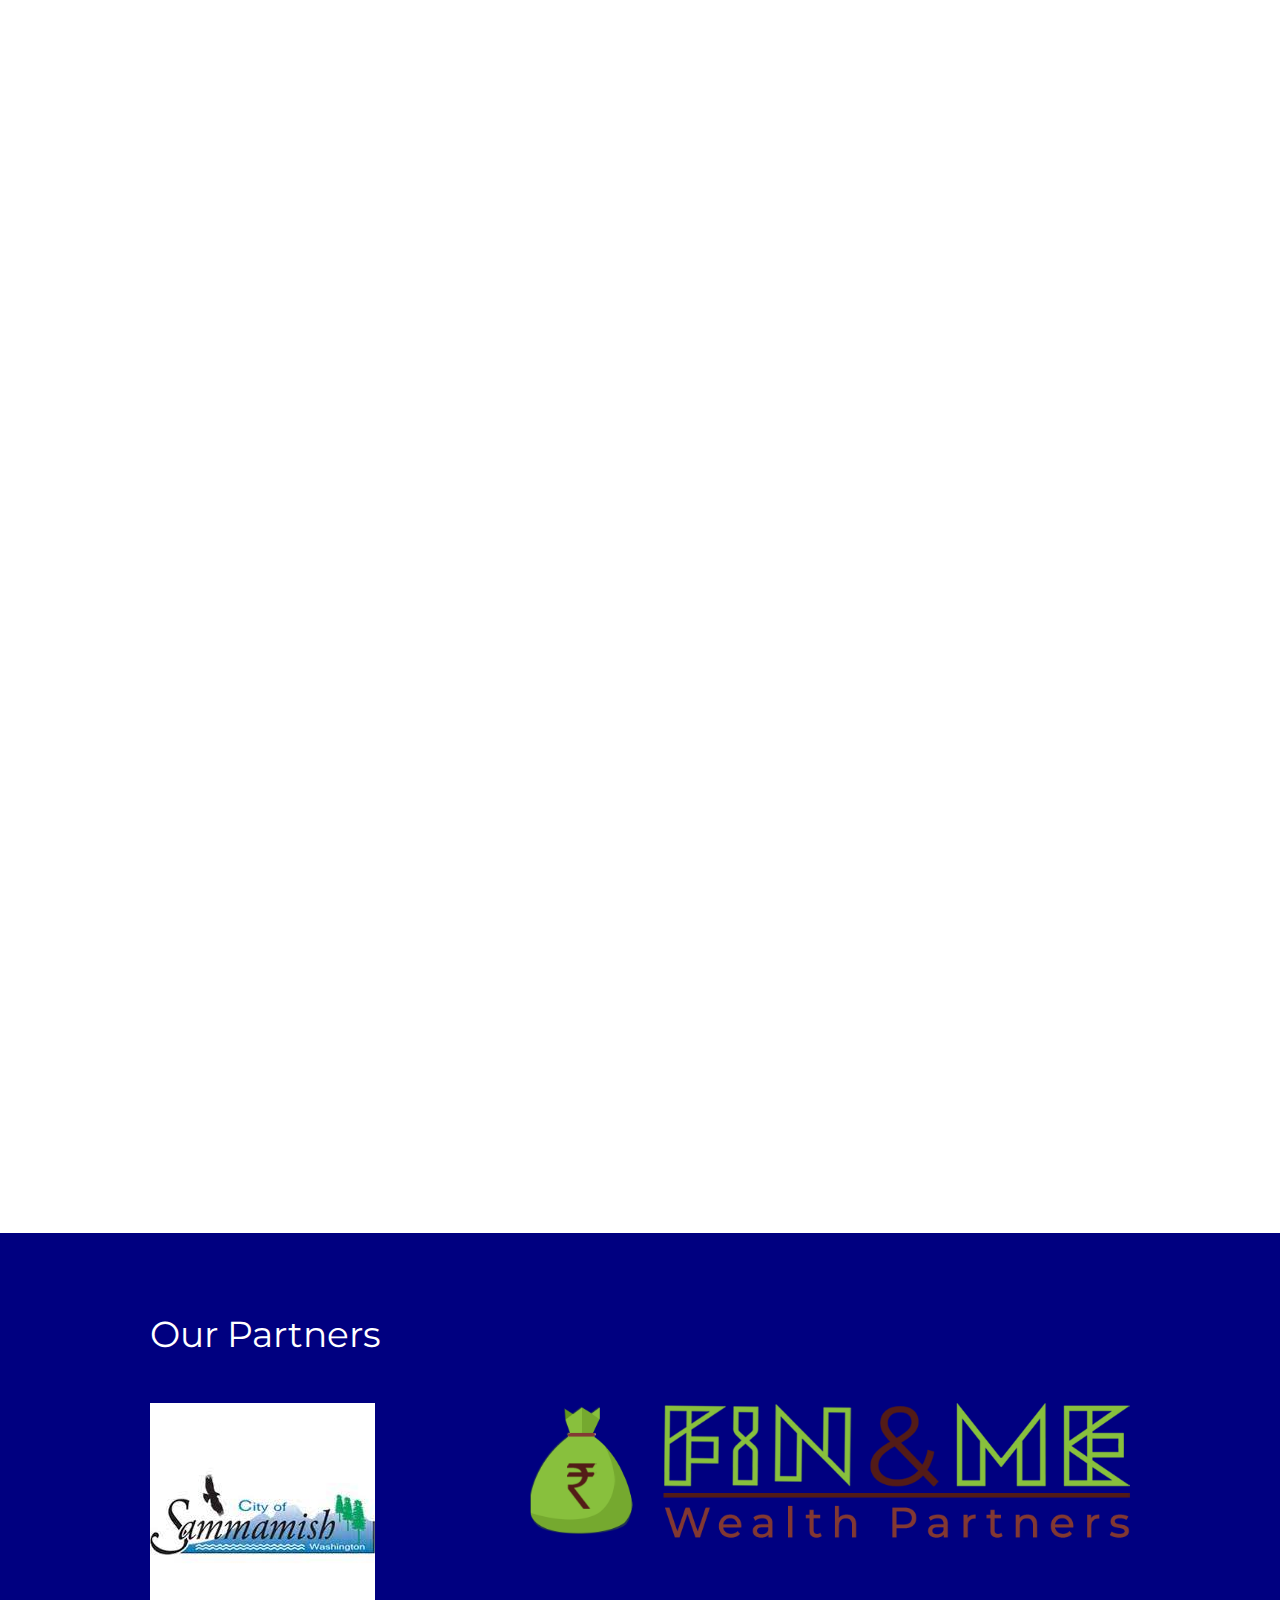
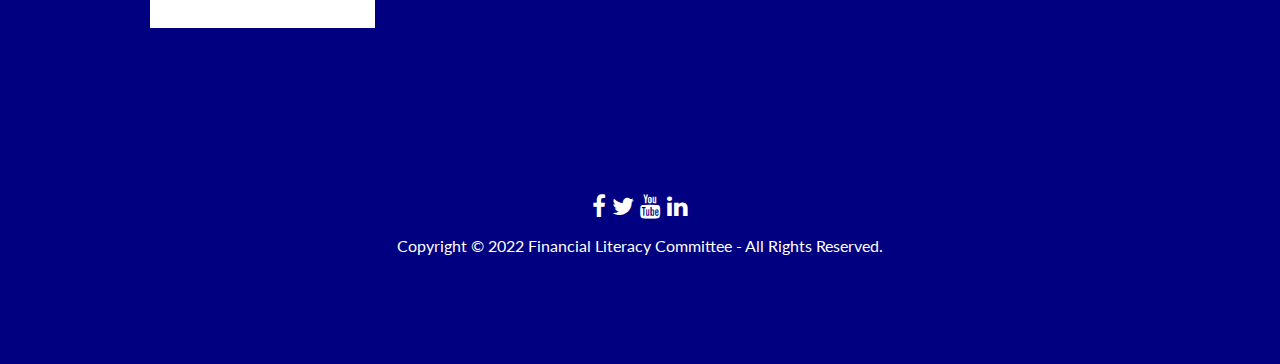
<file: sh-article-bond.html>
<!DOCTYPE html>
<html lang="en">
<head>
<title>Everything About Bonds</title>
<meta charset="UTF-8">
<link rel="icon" href="flcgraph-removebg-preview.png" type="image/x-icon">
<link rel="shortcut icon" href="flclogo.png" type="image/x-icon" />
<meta name="viewport" content="width=device-width, initial-scale=1">
<link rel="stylesheet" href="style.css">
<link rel="stylesheet" href="https://fonts.googleapis.com/css?family=Lato">
<link rel="stylesheet" href="https://fonts.googleapis.com/css?family=Montserrat">
<link rel="stylesheet" href="https://cdnjs.cloudflare.com/ajax/libs/font-awesome/4.7.0/css/font-awesome.min.css">

<style>
body,h1,h2,h3,h4,h5,h6 {font-family: "Lato", sans-serif}
.w3-bar,h1,button {font-family: "Montserrat", sans-serif}

#bl{
    text-decoration: none;
}

input[type=email] {
  width: 50%;
  padding: 12px 20px;
  margin: 8px 0;
  background-color: transparent;
  border: none;
  border-bottom: 3px solid navy;
}

input[type=button], input[type=submit], input[type=reset] {
  background-color: transparent;
  border: 0px;
  color: transparent;
  padding: 16px 32px;
  text-decoration: none;
  margin: 4px 2px;
  cursor: pointer ;
}
</style>
</head>

<body>

<!-- Navigation Bar -->
<div class="w3-top">
    <div class="w3-bar w3-navy w3-card w3-left-align w3-large">
        <a class="w3-bar-item w3-button w3-hide-medium w3-hide-large w3-right w3-padding-large w3-hover-white w3-large w3-navy" href="javascript:void(0);"  onclick="myFunction()" title="Toggle Navigation Menu"></i></a>
        <a href="index.html" class="w3-bar-item w3-button w3-hide-small"><img src="flcgraph-removebg-preview.png" height="35px" width="35px"></a>
        <a href="index.html" class="w3-bar-item w3-button w3-hide-small w3-padding-large w3-hover-white">Home</a>
        <a href="aboutus.html" class="w3-bar-item w3-button w3-hide-small w3-padding-large w3-hover-white">About Us</a>
        <a href="ourblogs.html" class="w3-bar-item w3-button w3-padding-large w3-white">Our Blogs</a>
        <a href="ourevents.html" class="w3-bar-item w3-button w3-hide-small w3-padding-large w3-hover-white">Our Events</a>
        <a href="ourpodcasts.html" class="w3-bar-item w3-button w3-hide-small w3-padding-large w3-hover-white">Our Podcasts</a>
        <a href="flcgallery.html" class="w3-bar-item w3-button w3-hide-small w3-padding-large w3-hover-white">FLC Gallery</a>
    </div>

    <!-- Navigation Bar on smaller screens -->
    <div id="navDemo" class="w3-bar-block w3-navy w3-hide w3-hide-large w3-hide-medium w3-large">
        <a href="index.html" class="w3-bar-item w3-button w3-padding-large">Home</a>
        <a href="aboutus.html" class="w3-bar-item w3-button w3-padding-large">About Us</a>
        <a href="ourblogs.html" class="w3-bar-item w3-button w3-padding-large">Our Blogs</a>
        <a href="ourevents.html" class="w3-bar-item w3-button w3-padding-large">Our Events</a>
        <a href="ourpodcasts.html" class="w3-bar-item w3-button w3-padding-large">Our Podcasts</a>
        <a href="flcgallery.html" class="w3-bar-item w3-button w3-padding-large">FLC Gallery</a>
    </div>
</div>

<!-- Article -->
<div>
    <div class="grid-full-bleed">
        <div class="centers pt-lg">

            <!-- Title -->
            <div class="w-100 grid-center">
                <h1 class="ml-auto mr-auto font--headline mb-sm mt-sm">Bonds</h1>
            </div>

            <!-- Author -->
            <div class="w-100 grid-center">
                <div class="flex justify-center">
                    <div class="flex-column flex items-center">
                        <div class="mb-xxs flex" style="max-width:500px">
                            <span>
                                <div class="dib items-center">
                                    <span>
                                        <div class="dib font-xxs">
                                            <span class="gray-darkest">By Dhruv Setty</span>
                                        </div>
                                    </span>
                            </span>
                        </div>
                    </div>
                </div>
            </div>

            <!-- Date -->
            <div class="mb-md mb-lg-ns font--subhead font-xxxs gray-dark" data-qa="timestamp">
                <span data-qa="display-date" class="gray-dark">March 3 at 8:25 p.m. PST</span>
            </div>

            <!-- Image -->
            <div class="grid-center grid-tablet-full-bleed">
                <div>
                    <div>
                        <figure class="mb-md">
                            <img src="blog-art8bond.jpg" style="height: 700px; width: 1052px;">
                        </figure>
                    </div>
                </div>
            </div>
            
            <!-- Main Text -->
            <div class="grid-center">
                <div class="grid-center grid-body">
                    <h4 class="font--article-body font-copy pb-md ma-0 gray-darkest">
                        Today I would like to go more in-depth into a product many of you have probably heard of but are unsure about how to invest in. Bonds are a very useful tool for generating income and protecting yourself during market volatility. In this article, I will explain what bonds are, the different types of bonds, the pros and cons of investing in bonds, and how to invest in them through ETFs.<br><br>
                        </h4>

<h2>What are Bonds?</h2><br><br>

<h4>A bond is a type of investment that allows investors to lend money to an entity, such as a government or corporation, in exchange for interest payments over a set period of time. Essentially, bonds are like IOUs that are issued by governments, municipalities, or corporations to raise capital. When you buy a bond, you're essentially loaning money to the issuer, who promises to pay you back your principal plus interest over a set period of time.</h4><br><br>

<h2>Types of Bonds</h2><br><br>

<h4>There are several different types of bonds that you can invest in. The most common types include:</h4><br><br>
<ul>
<li>Government Bonds: These are issued by national governments, and they're considered to be the safest type of bond. Government bonds are backed by the full faith and credit of the government, which means they're essentially risk-free. However, because they're so safe, they tend to have lower yields than other types of bonds.</li><br><br>

<li>Municipal Bonds: These are issued by state and local governments to fund public projects, such as roads, schools, and hospitals. Municipal bonds are generally exempt from federal taxes, which makes them a popular choice for investors in high tax brackets.</li><br><br>

<li>Corporate Bonds: These are issued by corporations to raise capital. They tend to have higher yields than government and municipal bonds, but they also come with higher risk. The risk is determined by the credit rating of the corporation issuing the bond, with higher credit ratings indicating lower risk.</li><br><br>
</ul>

<h2>Pros and Cons of Investing in Bonds</h2><br><br>

<h4>Like any investment, bonds come with their own set of pros and cons. Here are a few things to consider before investing in bonds:</h4><br><br>

<h3>Pros:</h3><br><br>
<h4>
<ul>
    <li>Fixed Income: One of the main benefits of investing in bonds is that they provide a fixed income stream. This makes them a popular choice for those who are looking for predictable income.</li><br><br>

    <li>Diversification: Investing in bonds can help diversify your portfolio and reduce risk. Because bonds tend to have lower volatility than stocks, they can help stabilize your portfolio during market downturns.</li><br><br>
    
    <li>Safety: Some types of bonds, such as government bonds, are considered to be very safe investments. This makes them a popular choice for people who are looking to protect their principal.</li><br><br></ul>
</h4>

<h3>Cons: </h3><br><br>
<h4>
<ul>
<li>Lower Returns: While bonds are generally considered to be safer than stocks, they also tend to have lower returns. This can make it harder to build wealth over the long-term.</li><br><br>

<li>Interest Rate Risk: When interest rates rise, the value of bonds tends to fall. This means that if you need to sell your bonds before they mature, you may not get back your full principal.</li><br><br>

<li>Inflation Risk: Bonds are also vulnerable to inflation risk, which means that if inflation rises, the purchasing power of your fixed income stream will decrease.</li></h4>
</ul><br><br>

<h2>Investing in Bonds through ETFs</h2><br><br>

<h4>If you're interested in investing in bonds, but don't want to buy individual bonds, one option is to invest in bond ETFs. Bond ETFs are exchange-traded funds that invest in a diversified portfolio of bonds. They can provide exposure to a wide range of bond types and maturities, which can help reduce risk and provide consistent income.<br><br>

Some popular bond ETFs include the iShares Core U.S. Aggregate Bond ETF (AGG) and the Vanguard Total Bond Market ETF (BND). These ETFs invest in a diversified portfolio of bonds, including government, municipal, and corporate bonds, and they provide investors with exposure to the entire bond market. One of the main advantages of investing in bond ETFs is that they are highly liquid. Unlike individual bonds, which can be difficult to buy and sell on the secondary market, bond ETFs trade like stocks on major exchanges. This means that you can easily buy and sell bond ETFs throughout the day at market prices, which can be particularly useful for investors who want to take advantage of short-term market fluctuations.<br><br>

Another advantage of bond ETFs is that they tend to have lower fees than actively managed bond funds. Because bond ETFs are passively managed, they don't require as much research and analysis as actively managed funds. This can result in lower fees, which can help boost your returns over the long term.<br><br>

When investing in bond ETFs, it's important to choose an ETF that matches your investment goals and risk tolerance. Some bond ETFs are designed to provide high levels of income, while others are designed to provide steady growth and capital preservation. Make sure to do your research and choose an ETF that aligns with your investment objectives.<br><br></h4>

<h2>Conclusion</h2><br><br>

<h4>Investing in bonds can be a great way for teenage investors to build wealth and diversify their portfolios. Bonds provide a fixed income stream and can help reduce risk during market downturns. However, like any investment, bonds come with their own set of risks and rewards, and it's important to carefully consider your investment objectives and risk tolerance before investing.<br><br>

If you're interested in investing in bonds, but don't want to buy individual bonds, bond ETFs can provide a convenient and cost-effective way to gain exposure to the bond market. By choosing an ETF that aligns with your investment goals, you can build a diversified bond portfolio that helps you achieve your financial objectives over the long term.</h4><br><br>
                        Share this post: <a href="https://www.facebook.com/" target="blank"><i class="fa fa-facebook"></i></a> <a href="https://twitter.com/" target="blank"><i class="fa fa-twitter"></i></a> <a href="http://www.linkedin.com/" target="blank"><i class="fa fa-linkedin"></i></a><br>
                        <a href="ourblogs.html"> &lt;-- Back to Our Blogs.</a>
                    </h4>
                </div>
            </div>

        </div>
    </div>
</div>

<!-- Subscribe -->
<div class="w3-row-padding w3-container w3-navy" style="padding: 96px">
    <div class="w3-content">
        <div class="news-form-group">
            <h1 style="margin-bottom: 15px;">Subscribe to our newsletter! (Arriving Soon)</h1>
            <iframe src="https://docs.google.com/forms/d/e/1FAIpQLScQGPCt5mFIiXLT4buAV71gKTdZ8bpvsh-DX0fNVD4q2xMivA/viewform?embedded=true" width="640" height="573" frameborder="0" marginheight="0" marginwidth="0">Loading…</iframe>
        </div>
    </div>
</div>

<!-- Contact Us -->
<div class="w3-row-padding w3-white w3-padding-64 w3-container">
    <div class="w3-content">
      <h1>Contact Us</h1>
      <hr>
      <iframe src="https://docs.google.com/forms/d/e/1FAIpQLSfDe7cNLoKkUw9BUEBrXhPDJ2IoXmb3utdkfm4gwaOoZt5fpg/viewform?embedded=true" width="640" height="1293" frameborder="0" marginheight="0" marginwidth="0">Loading…</iframe>
      </div>
  </div>
  <br>

<!-- Our Partners -->
<div class="w3-row-padding w3-padding-64 w3-container w3-navy">
    <div class="w3-content">
        <h1 style="padding-bottom: 32px;">Our Partners</h1>
        <a href="https://www.sammamish.us/"><img src="samm.jpg" target="blank"></a>
        <a href="https://finandme.com/"><img src="finandme.png" height="137px" width="600px" style="float: right;" target="blank"></a>
    </div>
</div>

<!-- Footer -->
<footer class="w3-container w3-padding-64 w3-center w3-navy">  
    <div class="w3-xlarge w3-padding-32">
        <a href="https://www.facebook.com/100378079322977"><i class="fa fa-facebook w3-hover-opacity"></i></a>
        <a href="https://www.twitter.com/SettyDhruv"><i class="fa fa-twitter w3-hover-opacity"></i></a>
        <a href="https://www.youtube.com/channel/UCBl5SGOjTAw7ChBdo_3gZwg"><i class="fa fa-youtube w3-hover-opacity"></i></a>
        <a href="https://linkedin.com/company/financial-literacy-committee"><i class="fa fa-linkedin w3-hover-opacity"></i></a>
        <br>
        <h6>Copyright © 2022 Financial Literacy Committee - All Rights Reserved.</h6>
    </div>
</footer>

</body>
</html>
</file>
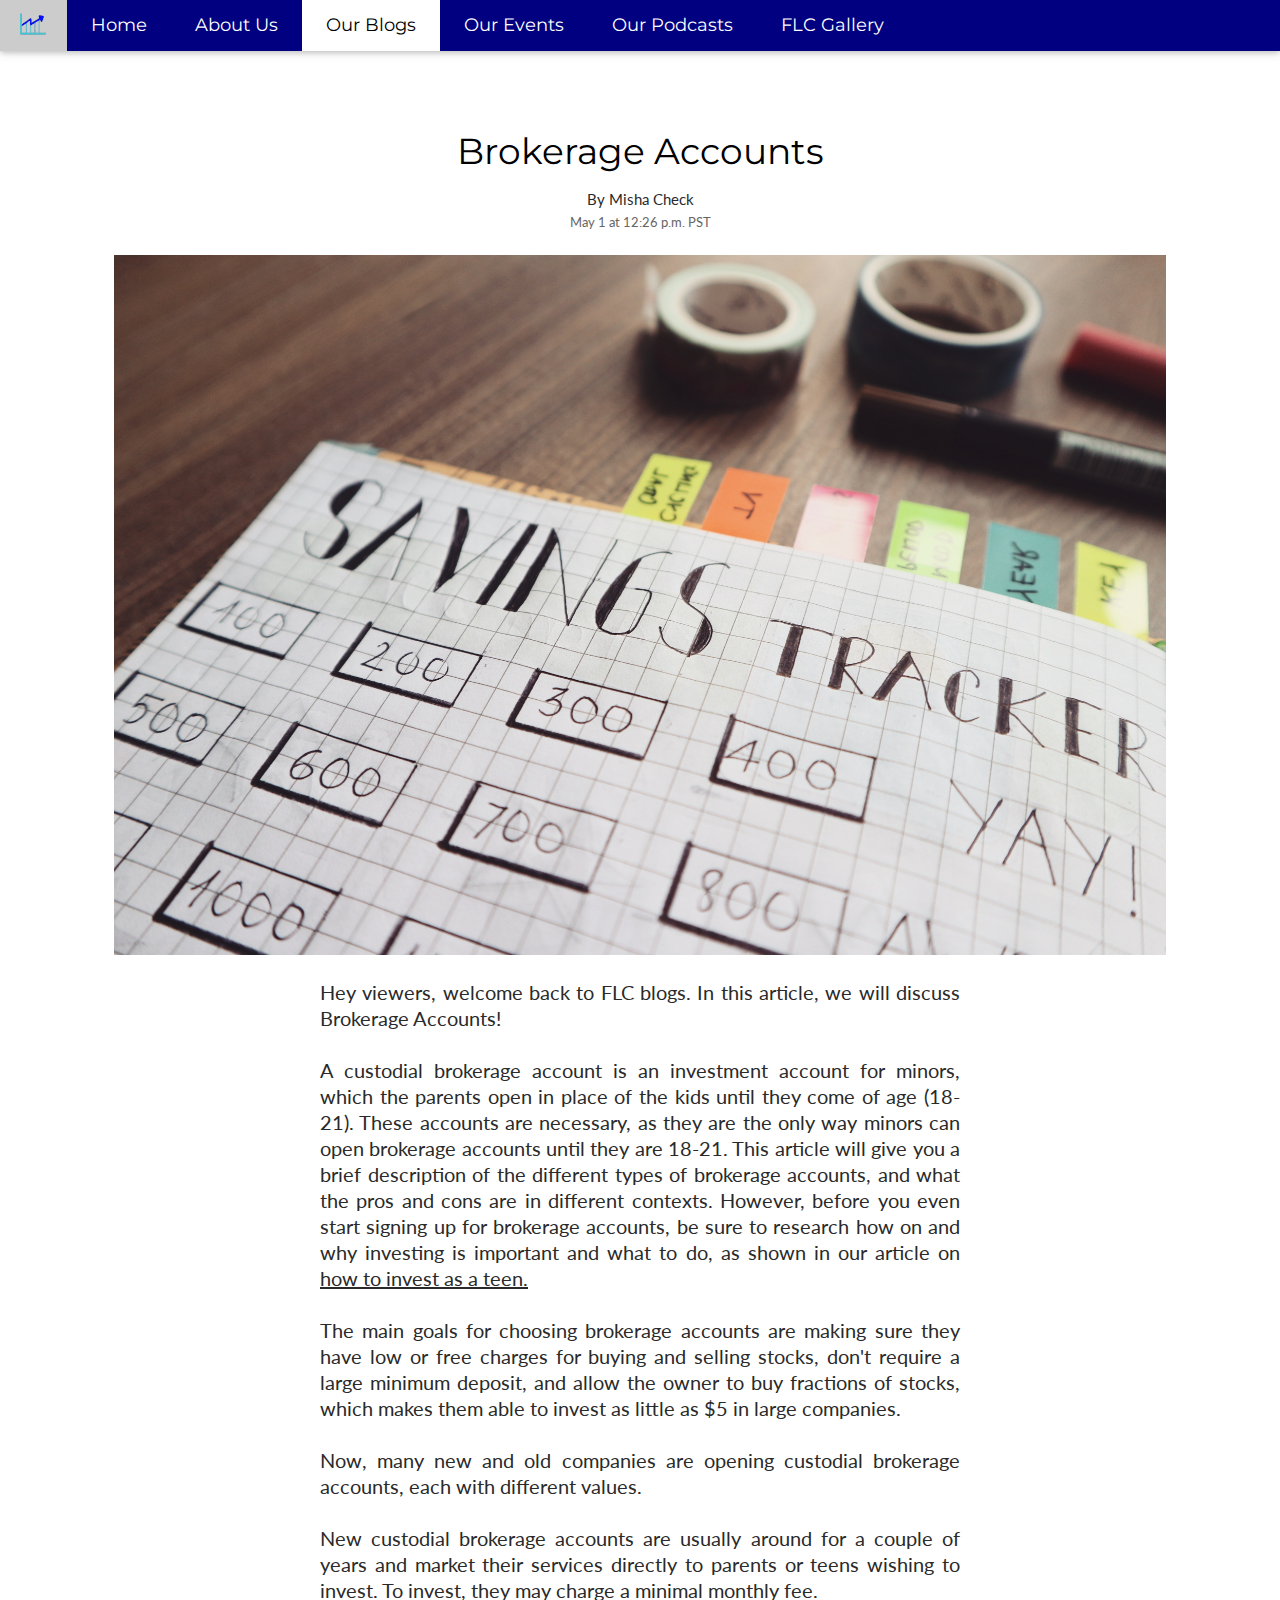
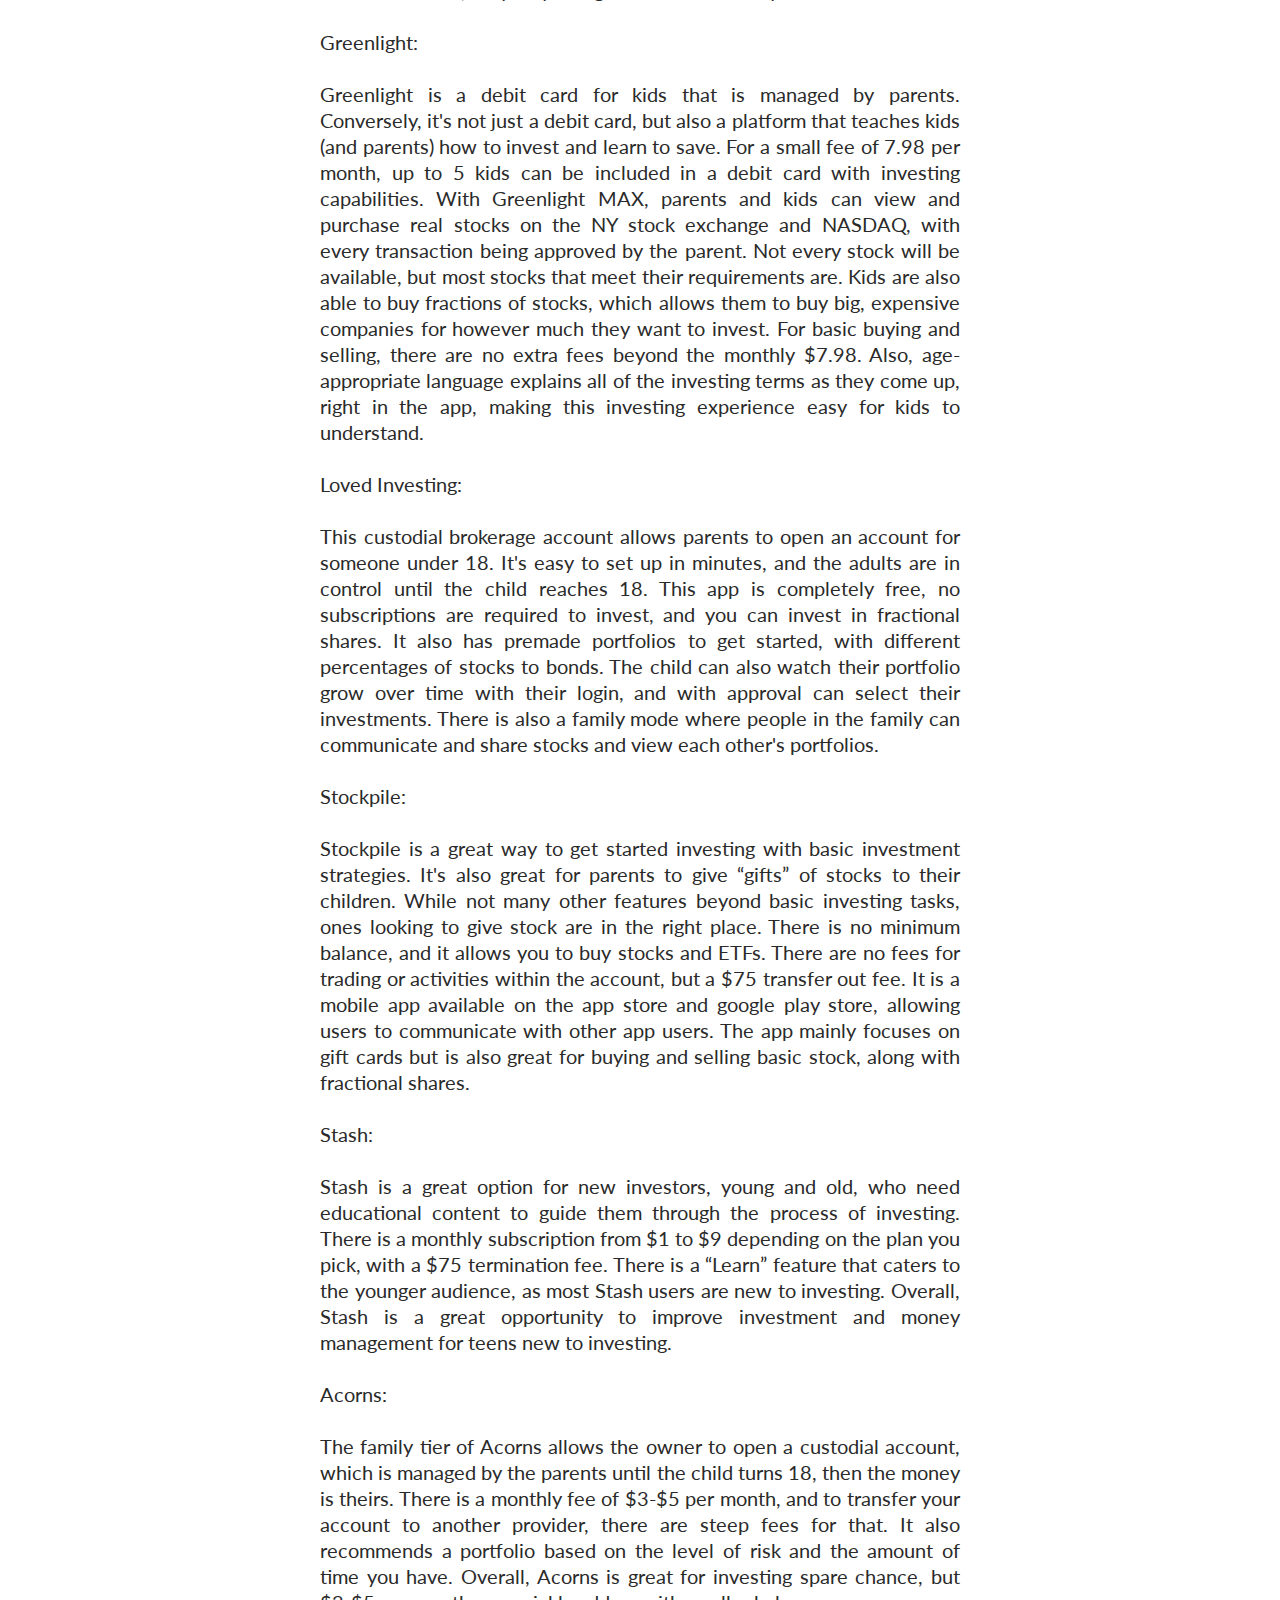
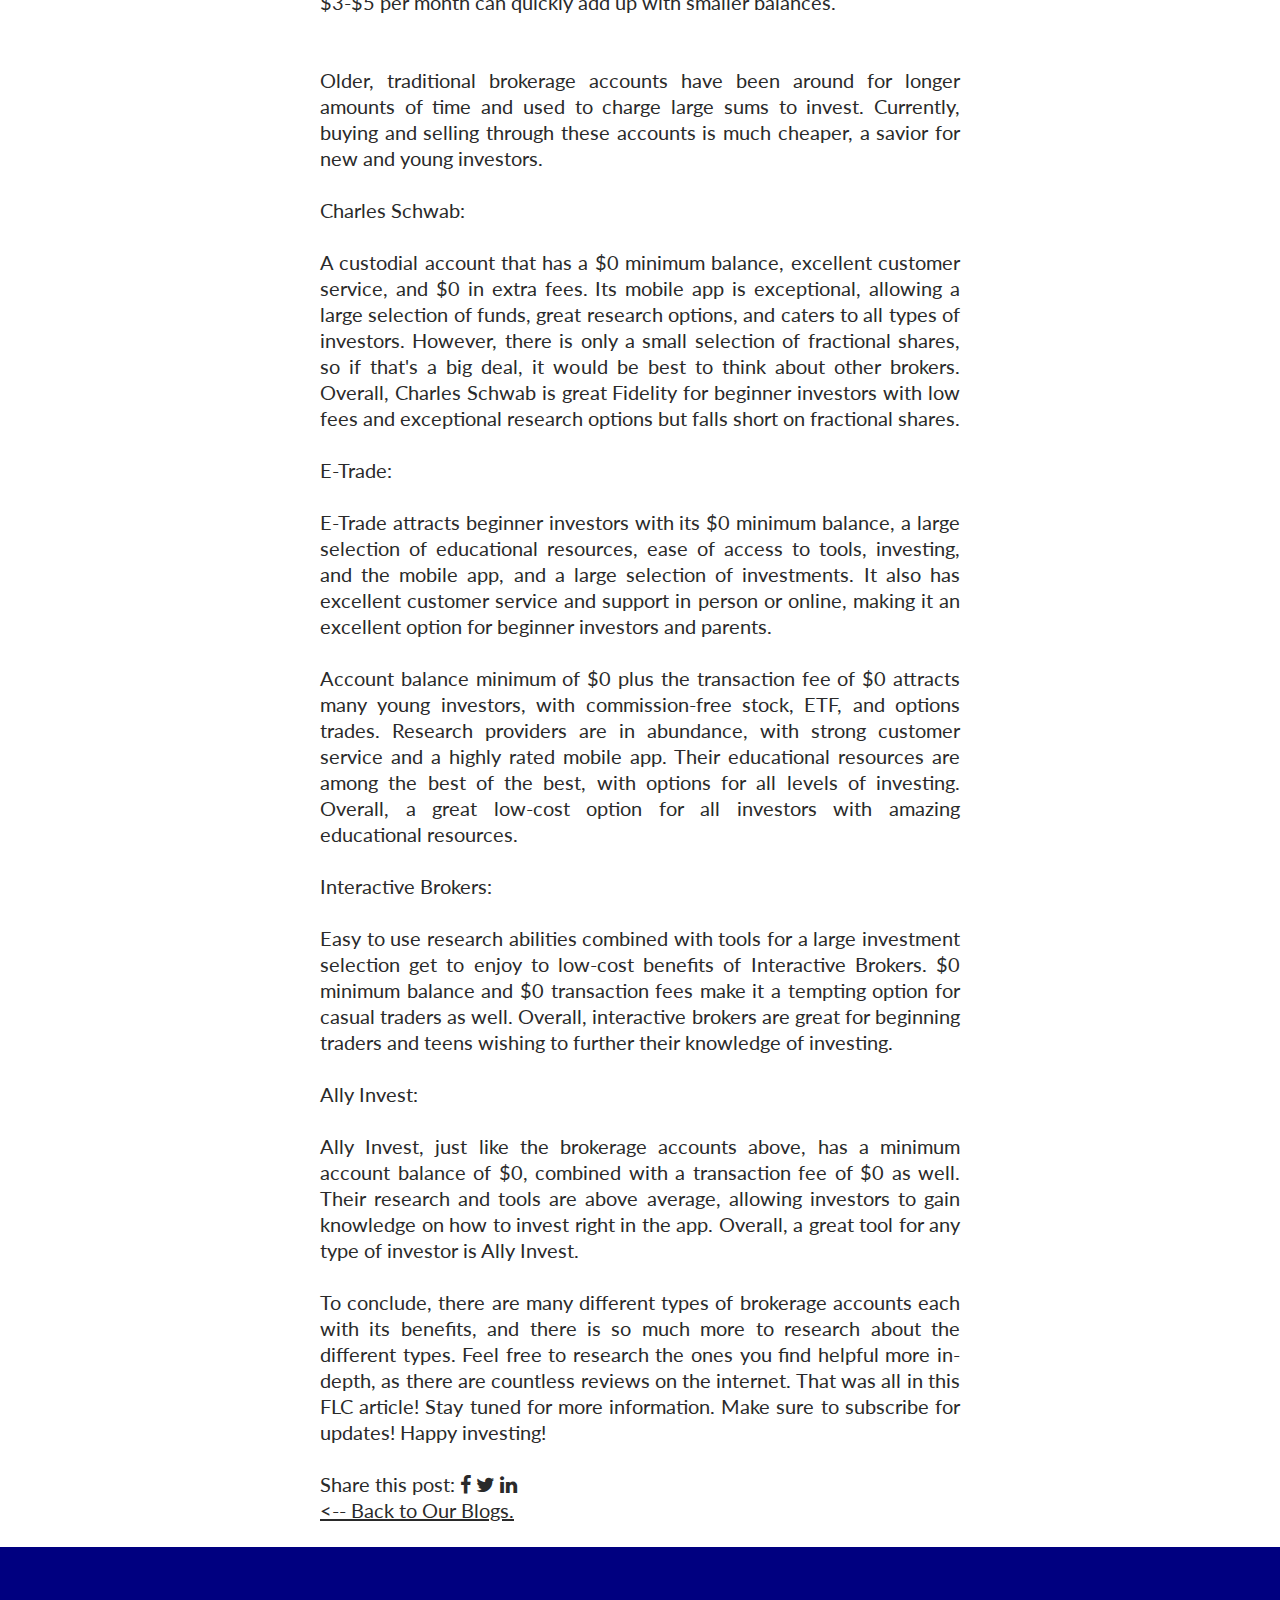
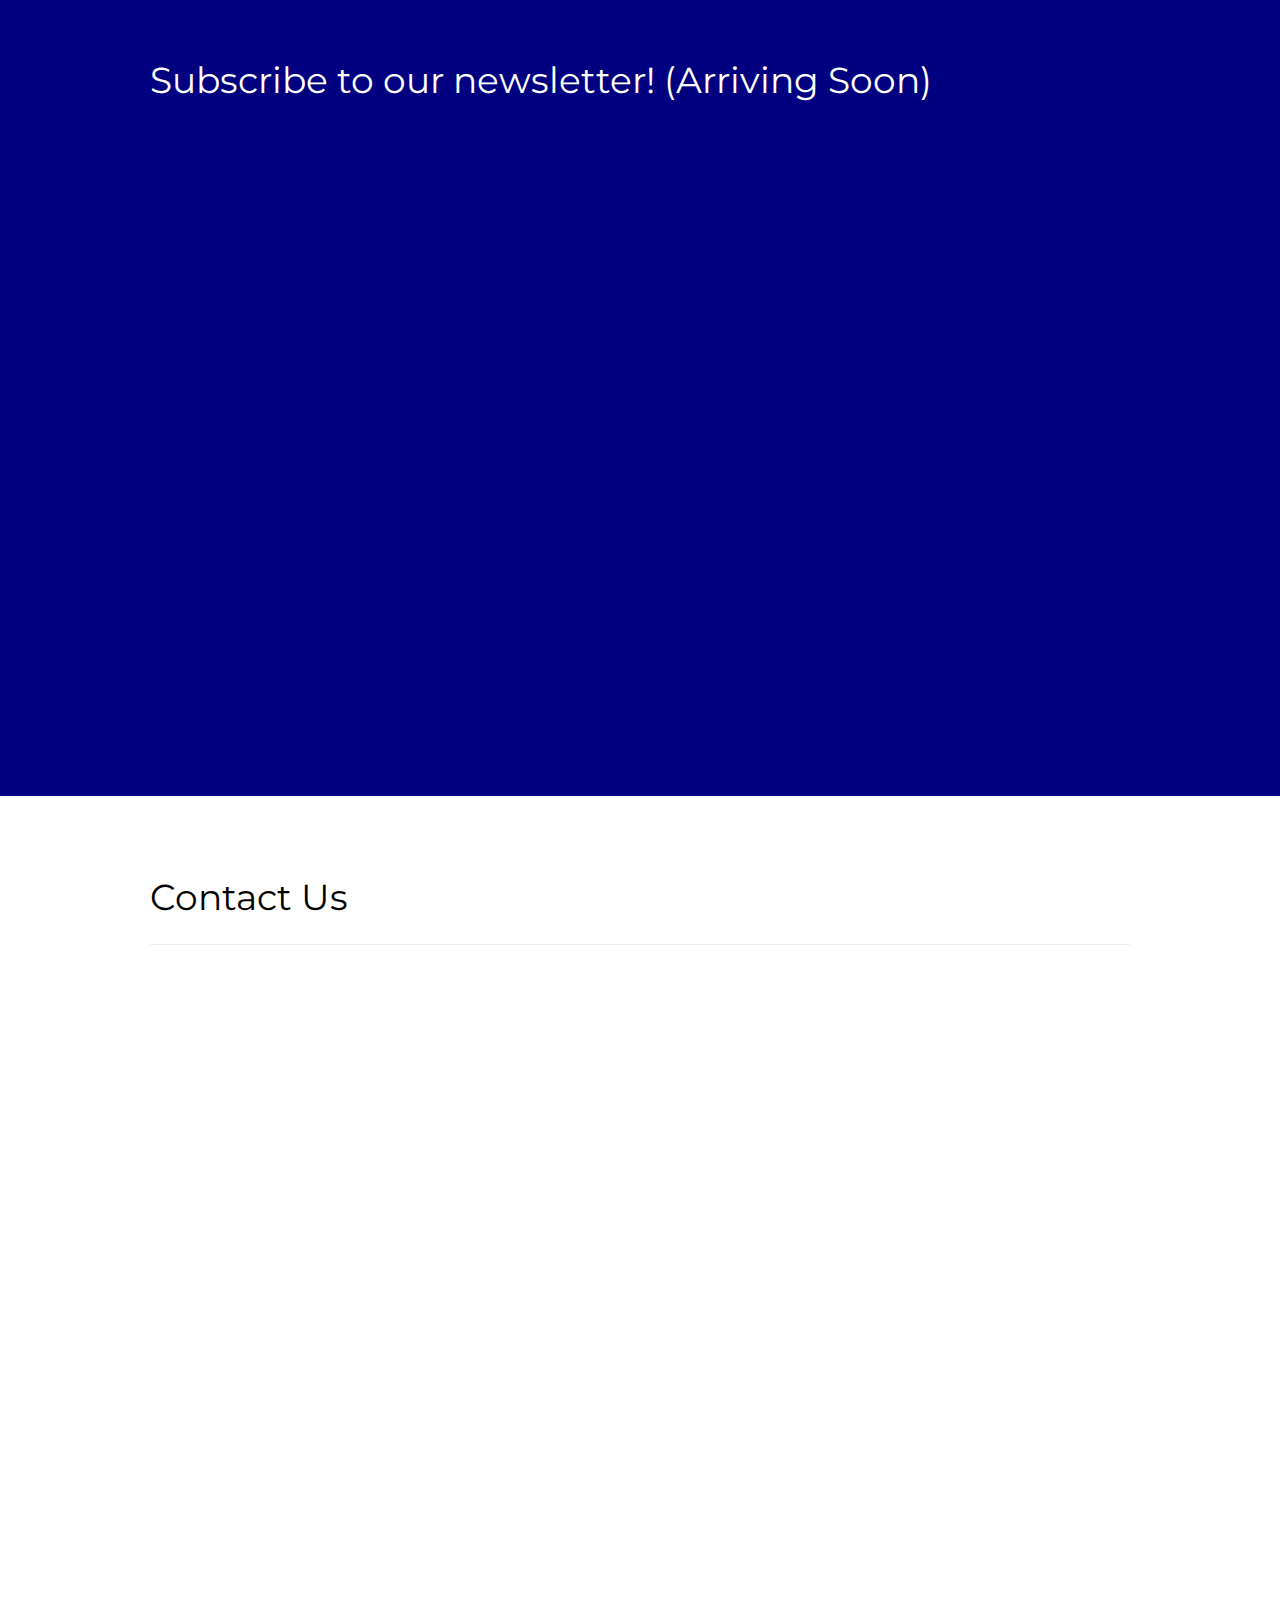
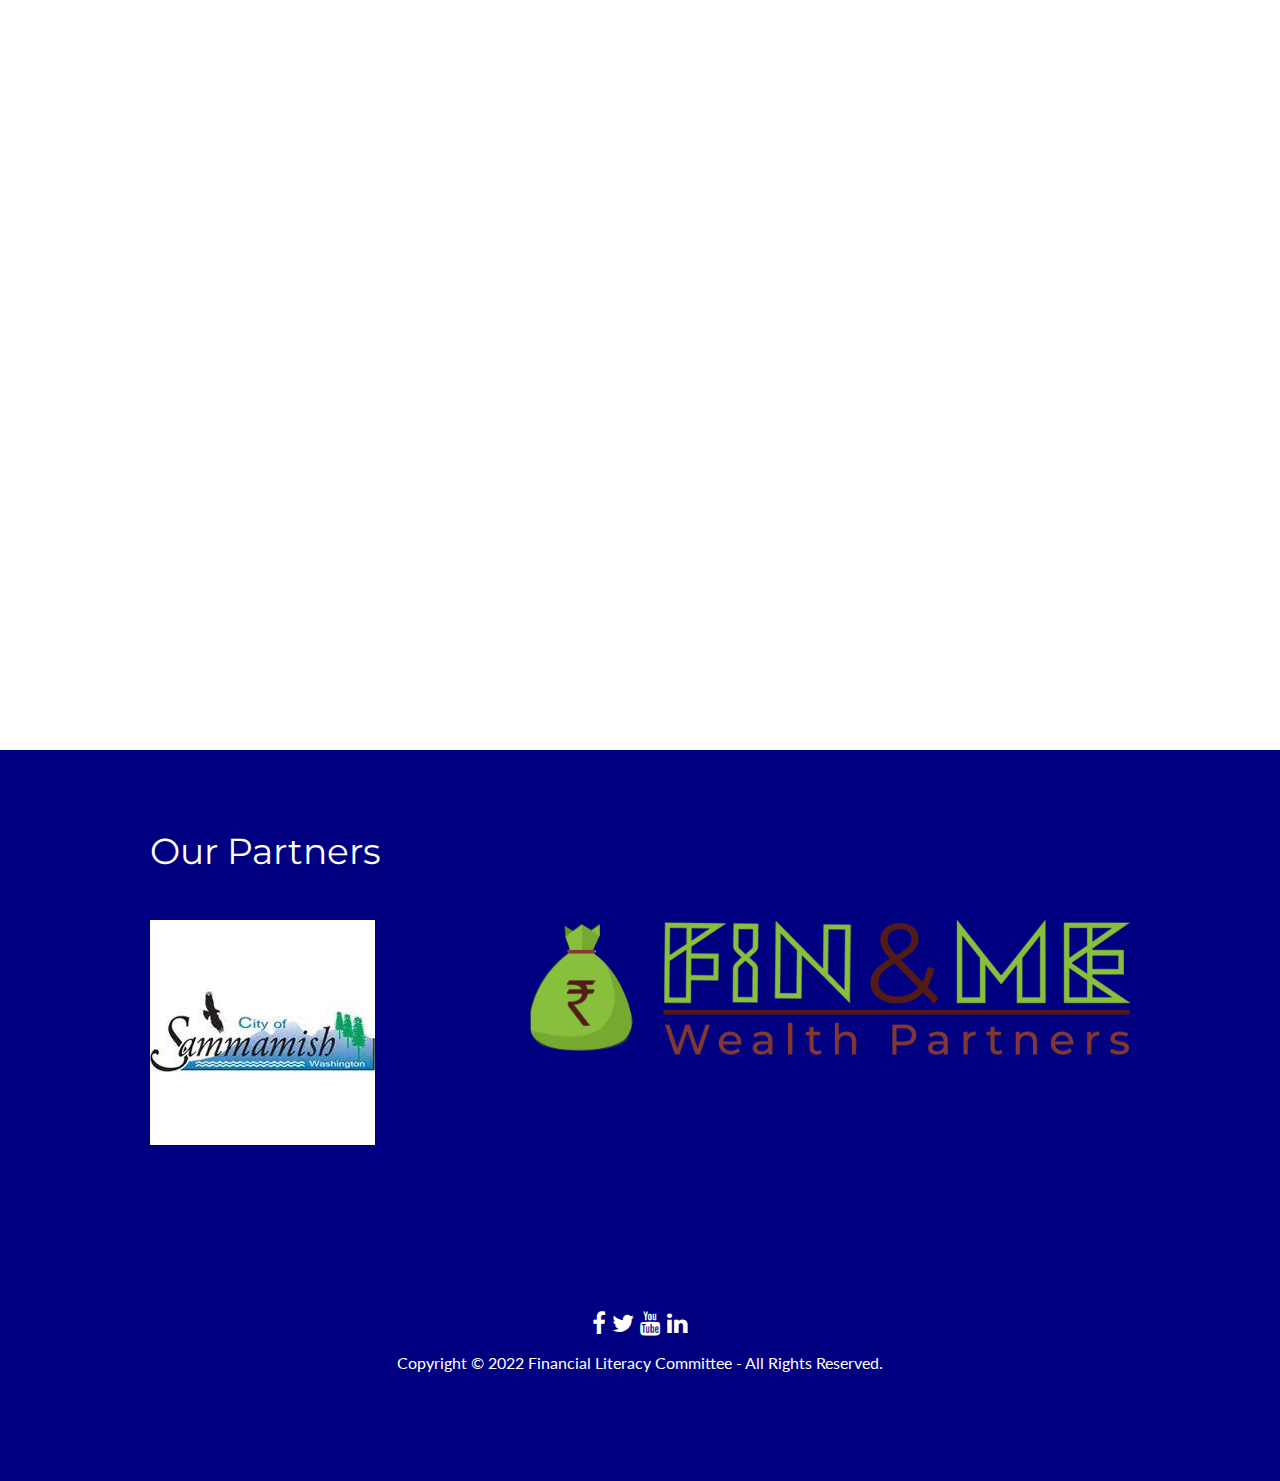
<file: sh-article-brok.html>
<!DOCTYPE html>
<html lang="en">
<head>
<title>Brokerage Accounts</title>
<meta charset="UTF-8">
<link rel="icon" href="flcgraph-removebg-preview.png" type="image/x-icon">
<link rel="shortcut icon" href="flclogo.png" type="image/x-icon" />
<meta name="viewport" content="width=device-width, initial-scale=1">
<link rel="stylesheet" href="style.css">
<link rel="stylesheet" href="https://fonts.googleapis.com/css?family=Lato">
<link rel="stylesheet" href="https://fonts.googleapis.com/css?family=Montserrat">
<link rel="stylesheet" href="https://cdnjs.cloudflare.com/ajax/libs/font-awesome/4.7.0/css/font-awesome.min.css">

<style>
body,h1,h2,h3,h4,h5,h6 {font-family: "Lato", sans-serif}
.w3-bar,h1,button {font-family: "Montserrat", sans-serif}

#bl{
    text-decoration: none;
}

input[type=email] {
  width: 50%;
  padding: 12px 20px;
  margin: 8px 0;
  background-color: transparent;
  border: none;
  border-bottom: 3px solid navy;
}

input[type=button], input[type=submit], input[type=reset] {
  background-color: transparent;
  border: 0px;
  color: transparent;
  padding: 16px 32px;
  text-decoration: none;
  margin: 4px 2px;
  cursor: pointer ;
}
</style>
</head>

<body>

<!-- Navigation Bar -->
<div class="w3-top">
    <div class="w3-bar w3-navy w3-card w3-left-align w3-large">
        <a class="w3-bar-item w3-button w3-hide-medium w3-hide-large w3-right w3-padding-large w3-hover-white w3-large w3-navy" href="javascript:void(0);"  onclick="myFunction()" title="Toggle Navigation Menu"></i></a>
        <a href="index.html" class="w3-bar-item w3-button w3-hide-small"><img src="flcgraph-removebg-preview.png" height="35px" width="35px"></a>
        <a href="index.html" class="w3-bar-item w3-button w3-hide-small w3-padding-large w3-hover-white">Home</a>
        <a href="aboutus.html" class="w3-bar-item w3-button w3-hide-small w3-padding-large w3-hover-white">About Us</a>
        <a href="ourblogs.html" class="w3-bar-item w3-button w3-padding-large w3-white">Our Blogs</a>
        <a href="ourevents.html" class="w3-bar-item w3-button w3-hide-small w3-padding-large w3-hover-white">Our Events</a>
        <a href="ourpodcasts.html" class="w3-bar-item w3-button w3-hide-small w3-padding-large w3-hover-white">Our Podcasts</a>
        <a href="flcgallery.html" class="w3-bar-item w3-button w3-hide-small w3-padding-large w3-hover-white">FLC Gallery</a>
    </div>

    <!-- Navigation Bar on smaller screens -->
    <div id="navDemo" class="w3-bar-block w3-navy w3-hide w3-hide-large w3-hide-medium w3-large">
        <a href="index.html" class="w3-bar-item w3-button w3-padding-large">Home</a>
        <a href="aboutus.html" class="w3-bar-item w3-button w3-padding-large">About Us</a>
        <a href="ourblogs.html" class="w3-bar-item w3-button w3-padding-large">Our Blogs</a>
        <a href="ourevents.html" class="w3-bar-item w3-button w3-padding-large">Our Events</a>
        <a href="ourpodcasts.html" class="w3-bar-item w3-button w3-padding-large">Our Podcasts</a>
        <a href="flcgallery.html" class="w3-bar-item w3-button w3-padding-large">FLC Gallery</a>
    </div>
</div>

<!-- Article -->
<div>
    <div class="grid-full-bleed">
        <div class="centers pt-lg">

            <!-- Title -->
            <div class="w-100 grid-center">
                <h1 class="ml-auto mr-auto font--headline mb-sm mt-sm">Brokerage Accounts</h1>
            </div>

            <!-- Author -->
            <div class="w-100 grid-center">
                <div class="flex justify-center">
                    <div class="flex-column flex items-center">
                        <div class="mb-xxs flex" style="max-width:500px">
                            <span>
                                <div class="dib items-center">
                                    <span>
                                        <div class="dib font-xxs">
                                            <span class="gray-darkest">By Misha Check</span>
                                        </div>
                                    </span>
                            </span>
                        </div>
                    </div>
                </div>
            </div>

            <!-- Date -->
            <div class="mb-md mb-lg-ns font--subhead font-xxxs gray-dark" data-qa="timestamp">
                <span data-qa="display-date" class="gray-dark">May 1 at 12:26 p.m. PST</span>
            </div>

            <!-- Image -->
            <div class="grid-center grid-tablet-full-bleed">
                <div>
                    <div>
                        <figure class="mb-md">
                            <img src="blog-art5brok.jpg" style="height: 700px; width: 1052px;">
                        </figure>
                    </div>
                </div>
            </div>
            
            <!-- Main Text -->
            <div class="grid-center">
                <div class="grid-center grid-body">
                    <h4 class="font--article-body font-copy pb-md ma-0 gray-darkest">
                        Hey viewers, welcome back to FLC blogs. In this article, we will discuss Brokerage Accounts!<br><br>
                        A custodial brokerage account is an investment account for minors, which the parents open in place of the kids until they come of age (18-21). These accounts are necessary, as they are the only way minors can open brokerage accounts until they are 18-21. This article will give you a brief description of the different types of brokerage accounts, and what the pros and cons are in different contexts. However, before you even start signing up for brokerage accounts, be sure to research how on and why investing is important and what to do, as shown in our article on <a href="sh-article-teen.html" target="blank">how to invest as a teen.</a><br><br>
                        The main goals for choosing brokerage accounts are making sure they have low or free charges for buying and selling stocks, don't require a large minimum deposit, and allow the owner to buy fractions of stocks, which makes them able to invest as little as $5 in large companies.<br><br>                        
                        Now, many new and old companies are opening custodial brokerage accounts, each with different values.<br><br>
                        New custodial brokerage accounts are usually around for a couple of years and market their services directly to parents or teens wishing to invest. To invest, they may charge a minimal monthly fee.<br><br>
                        Greenlight:<br><br>                        
                        Greenlight is a debit card for kids that is managed by parents. Conversely, it's not just a debit card, but also a platform that teaches kids (and parents) how to invest and learn to save. For a small fee of 7.98 per month, up to 5 kids can be included in a debit card with investing capabilities. With Greenlight MAX, parents and kids can view and purchase real stocks on the NY stock exchange and NASDAQ, with every transaction being approved by the parent. Not every stock will be available, but most stocks that meet their requirements are. Kids are also able to buy fractions of stocks, which allows them to buy big, expensive companies for however much they want to invest. For basic buying and selling, there are no extra fees beyond the monthly $7.98. Also, age-appropriate language explains all of the investing terms as they come up, right in the app, making this investing experience easy for kids to understand.<br><br>
                        Loved Investing:<br><br>                       
                        This custodial brokerage account allows parents to open an account for someone under 18. It's easy to set up in minutes, and the adults are in control until the child reaches 18. This app is completely free, no subscriptions are required to invest, and you can invest in fractional shares. It also has premade portfolios to get started, with different percentages of stocks to bonds. The child can also watch their portfolio grow over time with their login, and with approval can select their investments. There is also a family mode where people in the family can communicate and share stocks and view each other's portfolios.<br><br>
                        Stockpile:<br><br>                        
                        Stockpile is a great way to get started investing with basic investment strategies. It's also great for parents to give “gifts” of stocks to their children. While not many other features beyond basic investing tasks, ones looking to give stock are in the right place. There is no minimum balance, and it allows you to buy stocks and ETFs. There are no fees for trading or activities within the account, but a $75 transfer out fee. It is a mobile app available on the app store and google play store, allowing users to communicate with other app users. The app mainly focuses on gift cards but is also great for buying and selling basic stock, along with fractional shares.<br><br>                        
                        Stash:<br><br>
                        Stash is a great option for new investors, young and old, who need educational content to guide them through the process of investing. There is a monthly subscription from $1 to $9 depending on the plan you pick, with a $75 termination fee. There is a “Learn” feature that caters to the younger audience, as most Stash users are new to investing. Overall, Stash is a great opportunity to improve investment and money management for teens new to investing.<br><br>                        
                        Acorns:<br><br>                        
                        The family tier of Acorns allows the owner to open a custodial account, which is managed by the parents until the child turns 18, then the money is theirs. There is a monthly fee of $3-$5 per month, and to transfer your account to another provider, there are steep fees for that. It also recommends a portfolio based on the level of risk and the amount of time you have. Overall, Acorns is great for investing spare chance, but $3-$5 per month can quickly add up with smaller balances.<br><br><br>
                        Older, traditional brokerage accounts have been around for longer amounts of time and used to charge large sums to invest. Currently, buying and selling through these accounts is much cheaper, a savior for new and young investors.<br><br>
                        Charles Schwab:<br><br>                        
                        A custodial account that has a $0 minimum balance, excellent customer service, and $0 in extra fees. Its mobile app is exceptional, allowing a large selection of funds, great research options, and caters to all types of investors. However, there is only a small selection of fractional shares, so if that's a big deal, it would be best to think about other brokers. Overall, Charles Schwab is great Fidelity for beginner investors with low fees and exceptional research options but falls short on fractional shares.<br><br>                        
                        E-Trade:<br><br>                        
                        E-Trade attracts beginner investors with its $0 minimum balance, a large selection of educational resources, ease of access to tools, investing, and the mobile app, and a large selection of investments. It also has excellent customer service and support in person or online, making it an excellent option for beginner investors and parents.<br><br>                        
                        Account balance minimum of $0 plus the transaction fee of $0 attracts many young investors, with commission-free stock, ETF, and options trades. Research providers are in abundance, with strong customer service and a highly rated mobile app. Their educational resources are among the best of the best, with options for all levels of investing. Overall, a great low-cost option for all investors with amazing educational resources.<br><br>                        
                        Interactive Brokers:<br><br>                        
                        Easy to use research abilities combined with tools for a large investment selection get to enjoy to low-cost benefits of Interactive Brokers. $0 minimum balance and $0 transaction fees make it a tempting option for casual traders as well. Overall, interactive brokers are great for beginning traders and teens wishing to further their knowledge of investing.<br><br>
                        Ally Invest:<br><br>                        
                        Ally Invest, just like the brokerage accounts above, has a minimum account balance of $0, combined with a transaction fee of $0 as well. Their research and tools are above average, allowing investors to gain knowledge on how to invest right in the app. Overall, a great tool for any type of investor is Ally Invest.<br><br>
                        To conclude, there are many different types of brokerage accounts each with its benefits, and there is so much more to research about the different types. Feel free to research the ones you find helpful more in-depth, as there are countless reviews on the internet. That was all in this FLC article! Stay tuned for more information. Make sure to subscribe for updates! Happy investing!<br><br>
                        Share this post: <a href="https://www.facebook.com/" target="blank"><i class="fa fa-facebook"></i></a> <a href="https://twitter.com/" target="blank"><i class="fa fa-twitter"></i></a> <a href="http://www.linkedin.com/" target="blank"><i class="fa fa-linkedin"></i></a><br>
                        <a href="ourblogs.html"> &lt;-- Back to Our Blogs.</a>
                    </h4>
                </div>
            </div>

        </div>
    </div>
</div>

<!-- Subscribe -->
<div class="w3-row-padding w3-container w3-navy" style="padding: 96px">
    <div class="w3-content">
        <div class="news-form-group">
            <h1 style="margin-bottom: 15px;">Subscribe to our newsletter! (Arriving Soon)</h1>
            <iframe src="https://docs.google.com/forms/d/e/1FAIpQLScQGPCt5mFIiXLT4buAV71gKTdZ8bpvsh-DX0fNVD4q2xMivA/viewform?embedded=true" width="640" height="573" frameborder="0" marginheight="0" marginwidth="0">Loading…</iframe>
        </div>
    </div>
</div>

<!-- Contact Us -->
<div class="w3-row-padding w3-white w3-padding-64 w3-container">
    <div class="w3-content">
      <h1>Contact Us</h1>
      <hr>
      <iframe src="https://docs.google.com/forms/d/e/1FAIpQLSfDe7cNLoKkUw9BUEBrXhPDJ2IoXmb3utdkfm4gwaOoZt5fpg/viewform?embedded=true" width="640" height="1293" frameborder="0" marginheight="0" marginwidth="0">Loading…</iframe>
      </div>
  </div>
  <br>

<!-- Our Partners -->
<div class="w3-row-padding w3-padding-64 w3-container w3-navy">
    <div class="w3-content">
        <h1 style="padding-bottom: 32px;">Our Partners</h1>
        <a href="https://www.sammamish.us/"><img src="samm.jpg" target="blank"></a>
        <a href="https://finandme.com/"><img src="finandme.png" height="137px" width="600px" style="float: right;" target="blank"></a>
    </div>
</div>

<!-- Footer -->
<footer class="w3-container w3-padding-64 w3-center w3-navy">  
    <div class="w3-xlarge w3-padding-32">
        <a href="https://www.facebook.com/100378079322977"><i class="fa fa-facebook w3-hover-opacity"></i></a>
        <a href="https://www.twitter.com/SettyDhruv"><i class="fa fa-twitter w3-hover-opacity"></i></a>
        <a href="https://www.youtube.com/channel/UCBl5SGOjTAw7ChBdo_3gZwg"><i class="fa fa-youtube w3-hover-opacity"></i></a>
        <a href="https://linkedin.com/company/financial-literacy-committee"><i class="fa fa-linkedin w3-hover-opacity"></i></a>
        <br>
        <h6>Copyright © 2022 Financial Literacy Committee - All Rights Reserved.</h6>
    </div>
</footer>

</body>
</html>
</file>
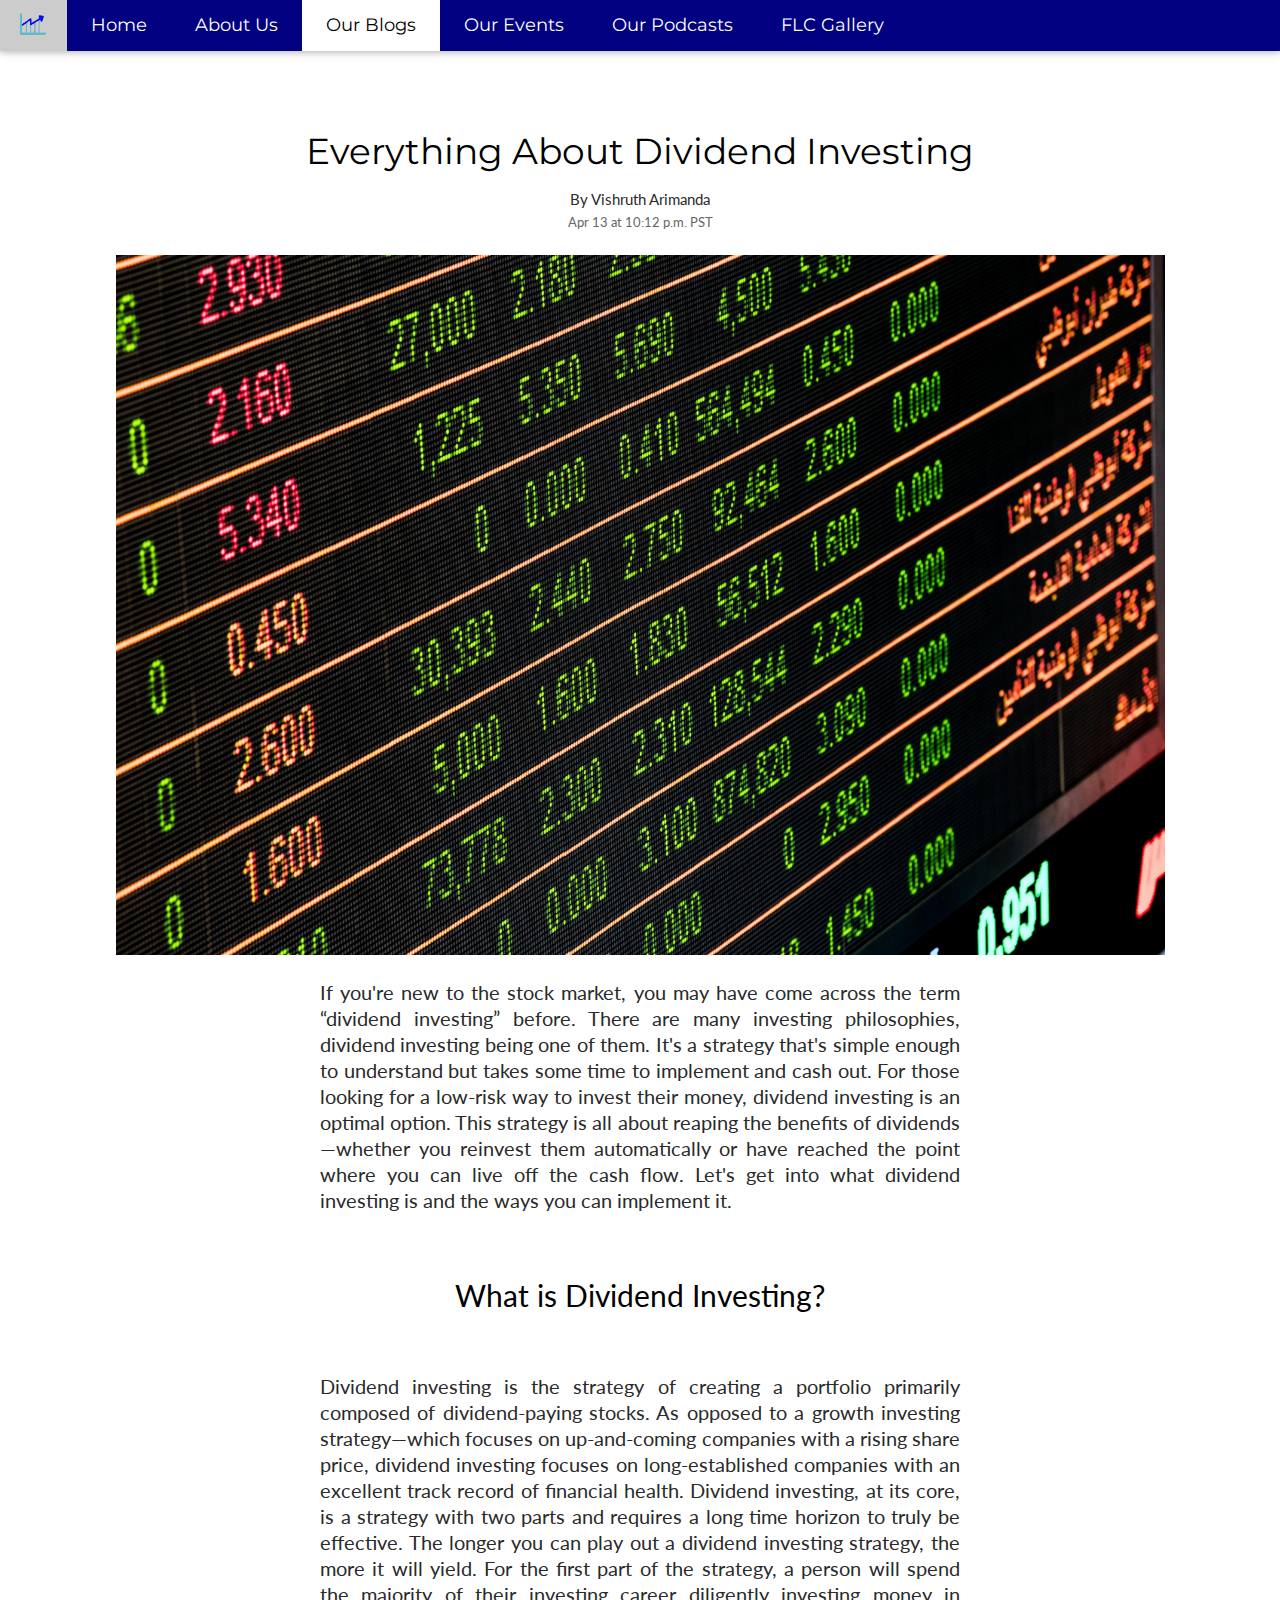
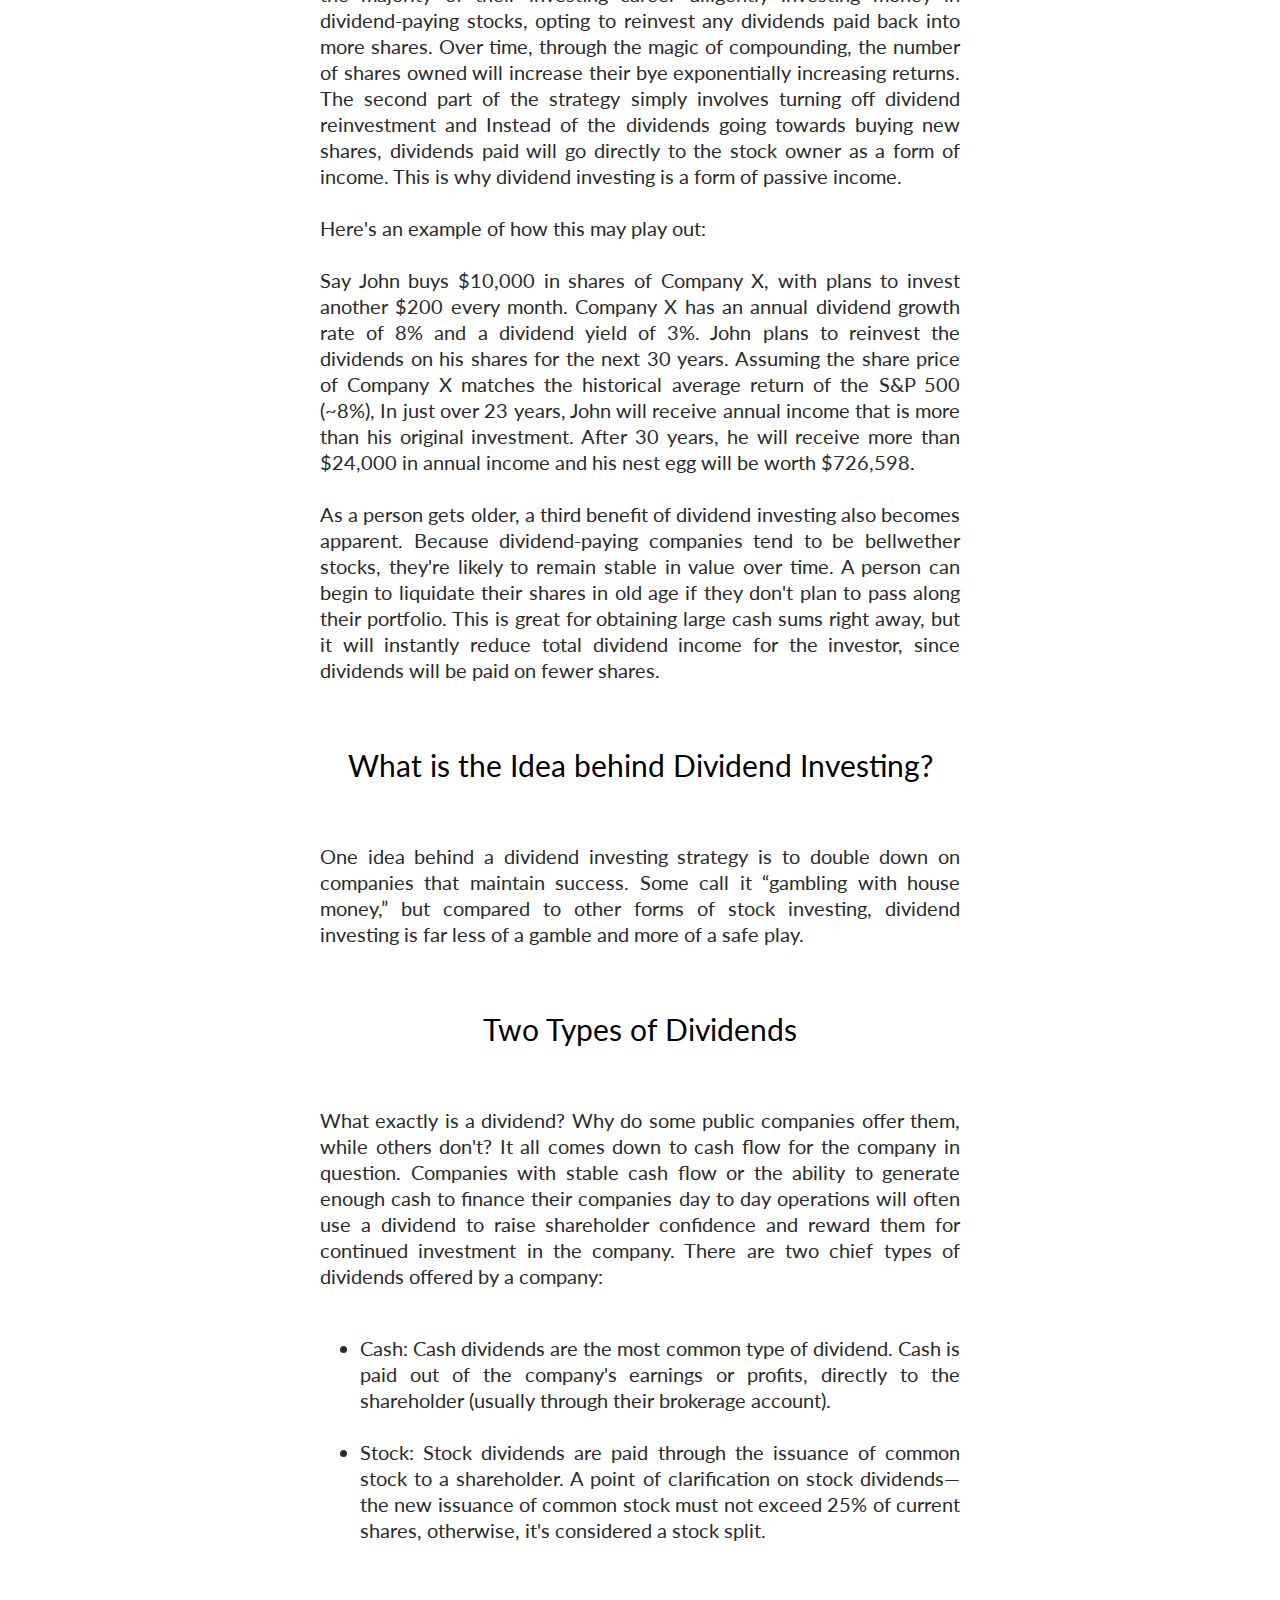
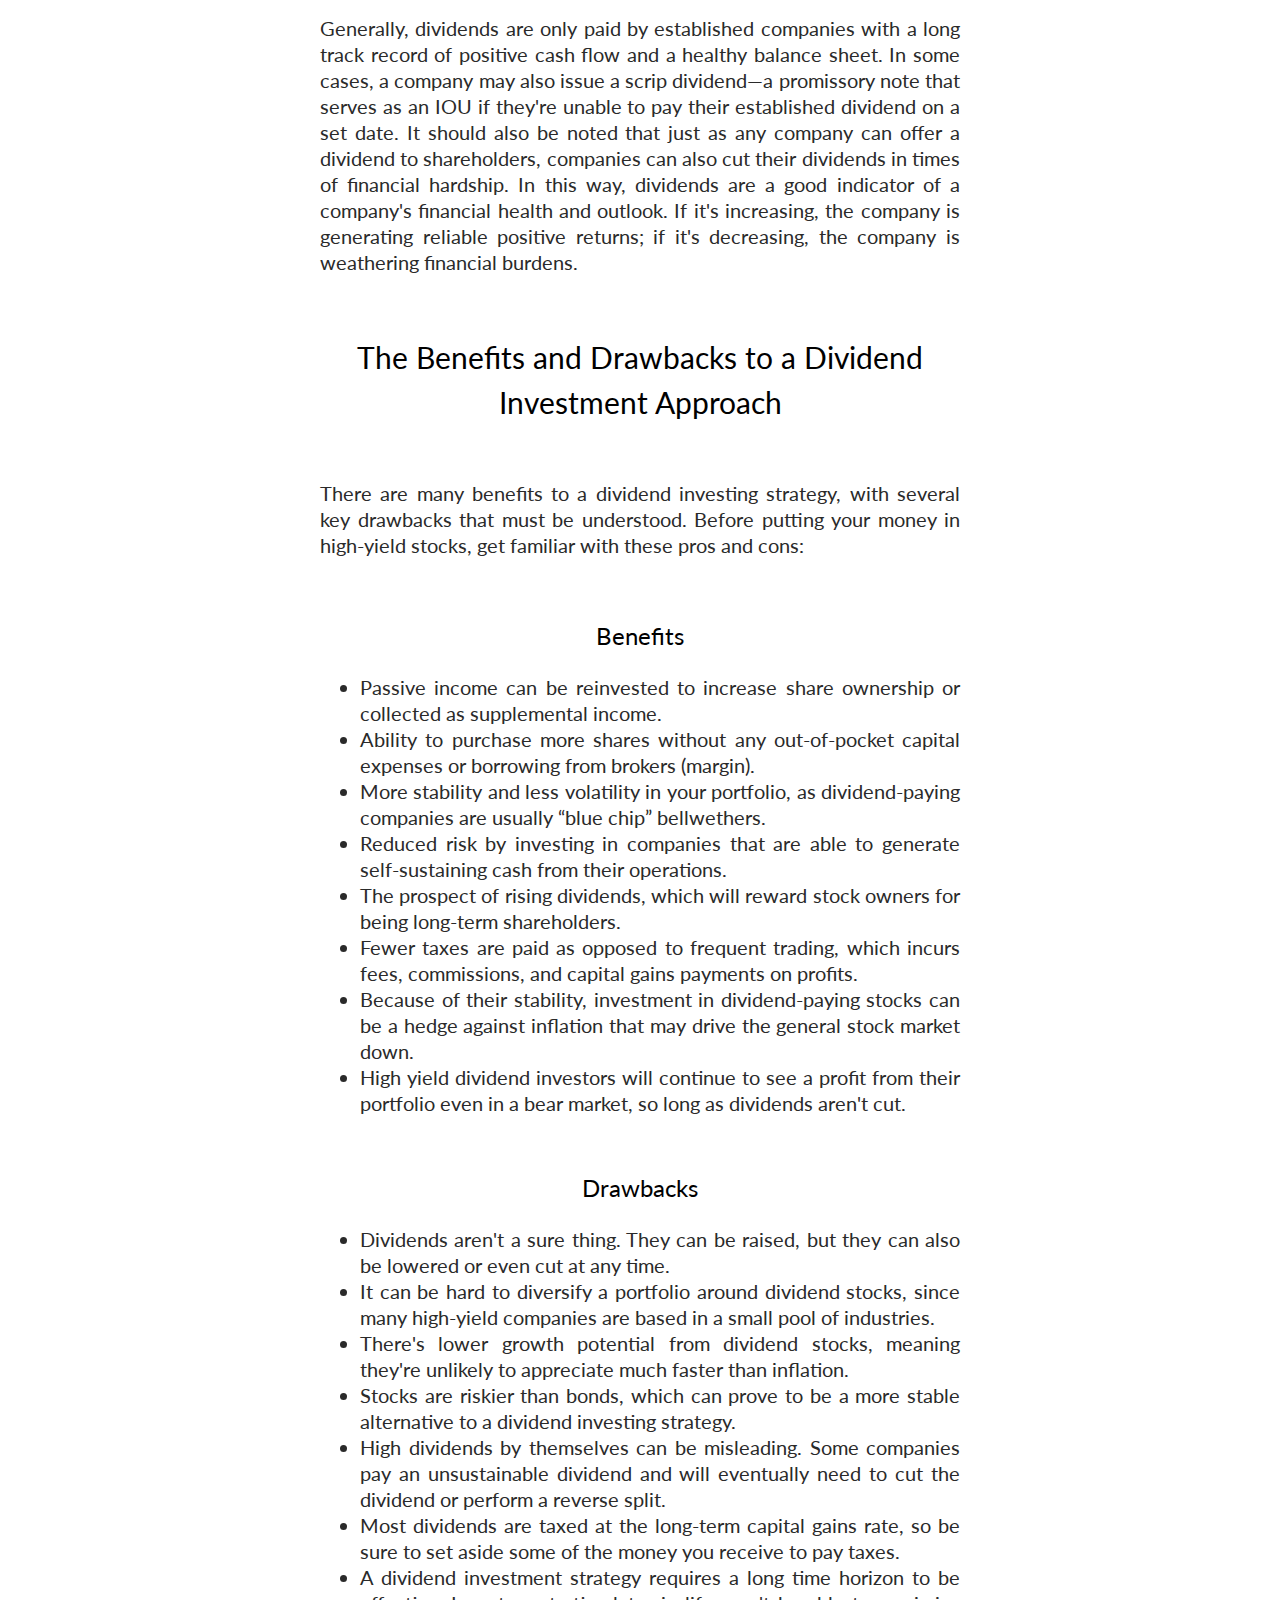
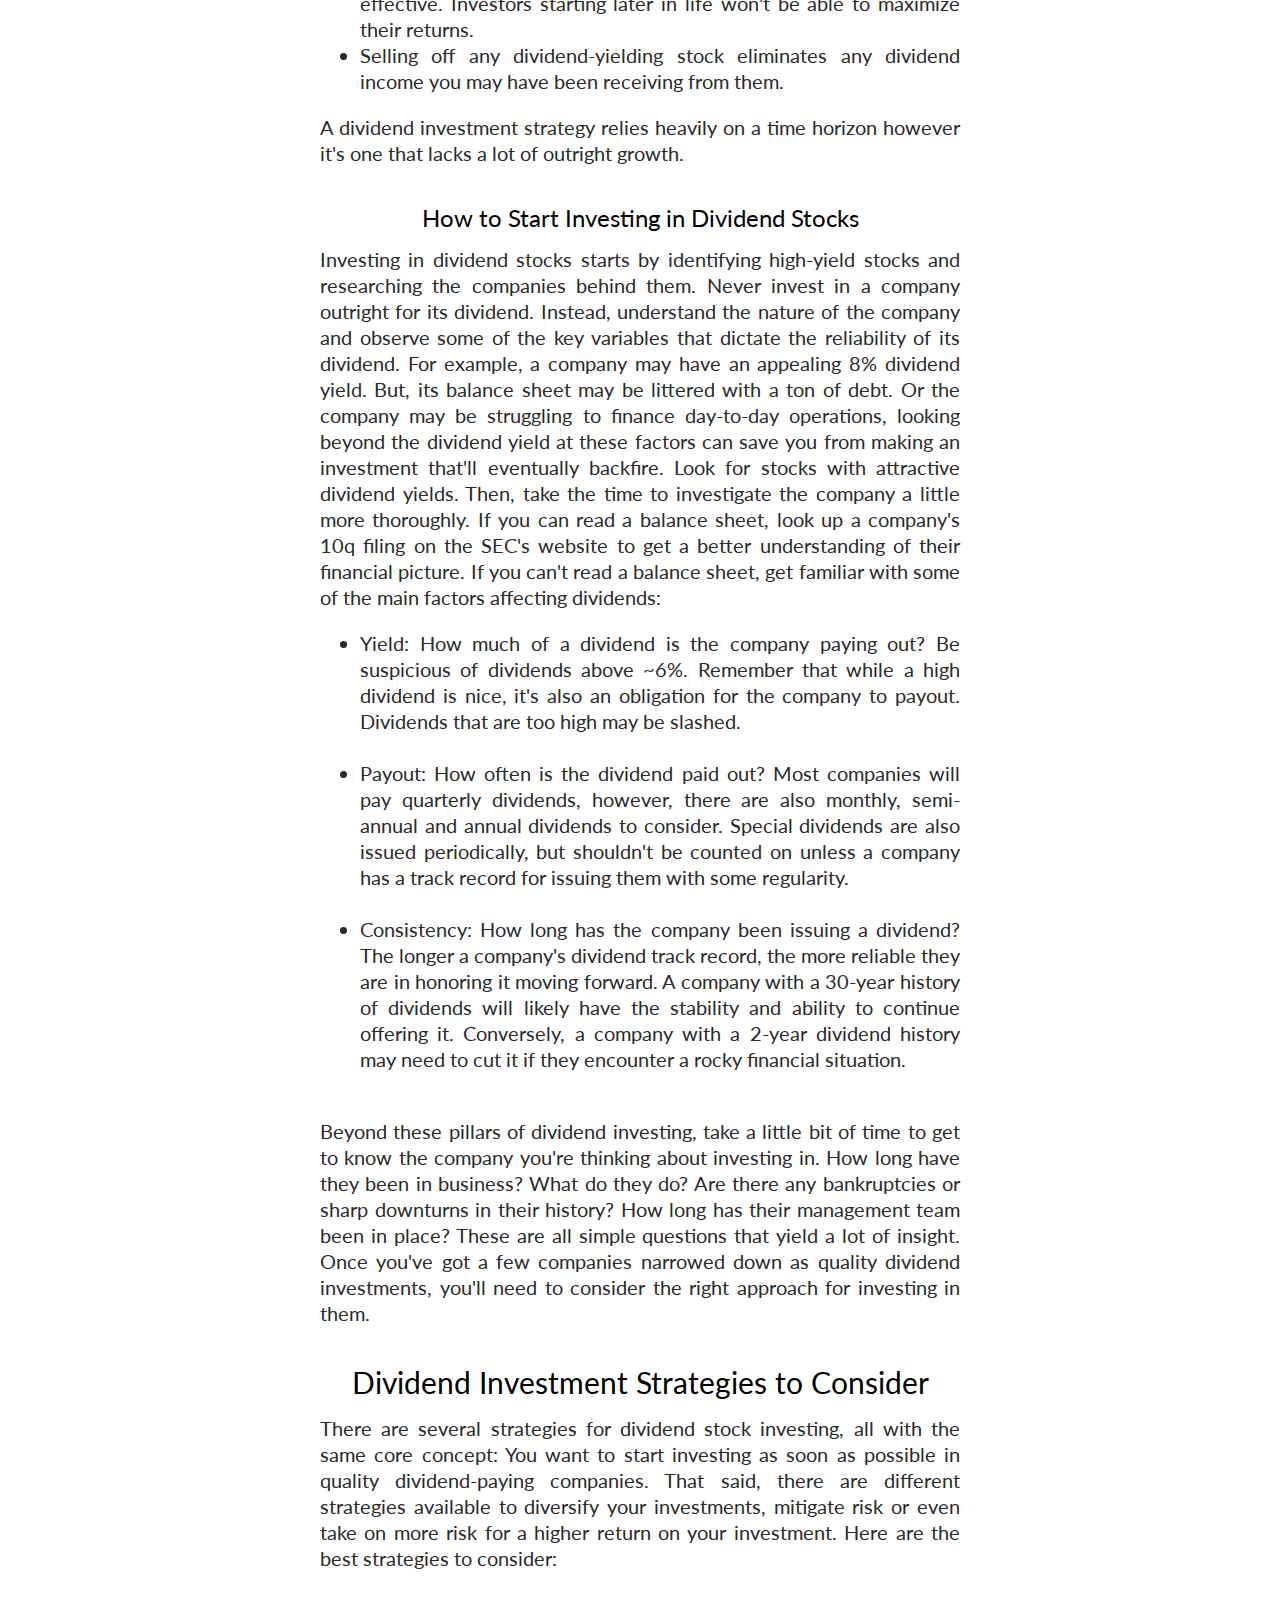
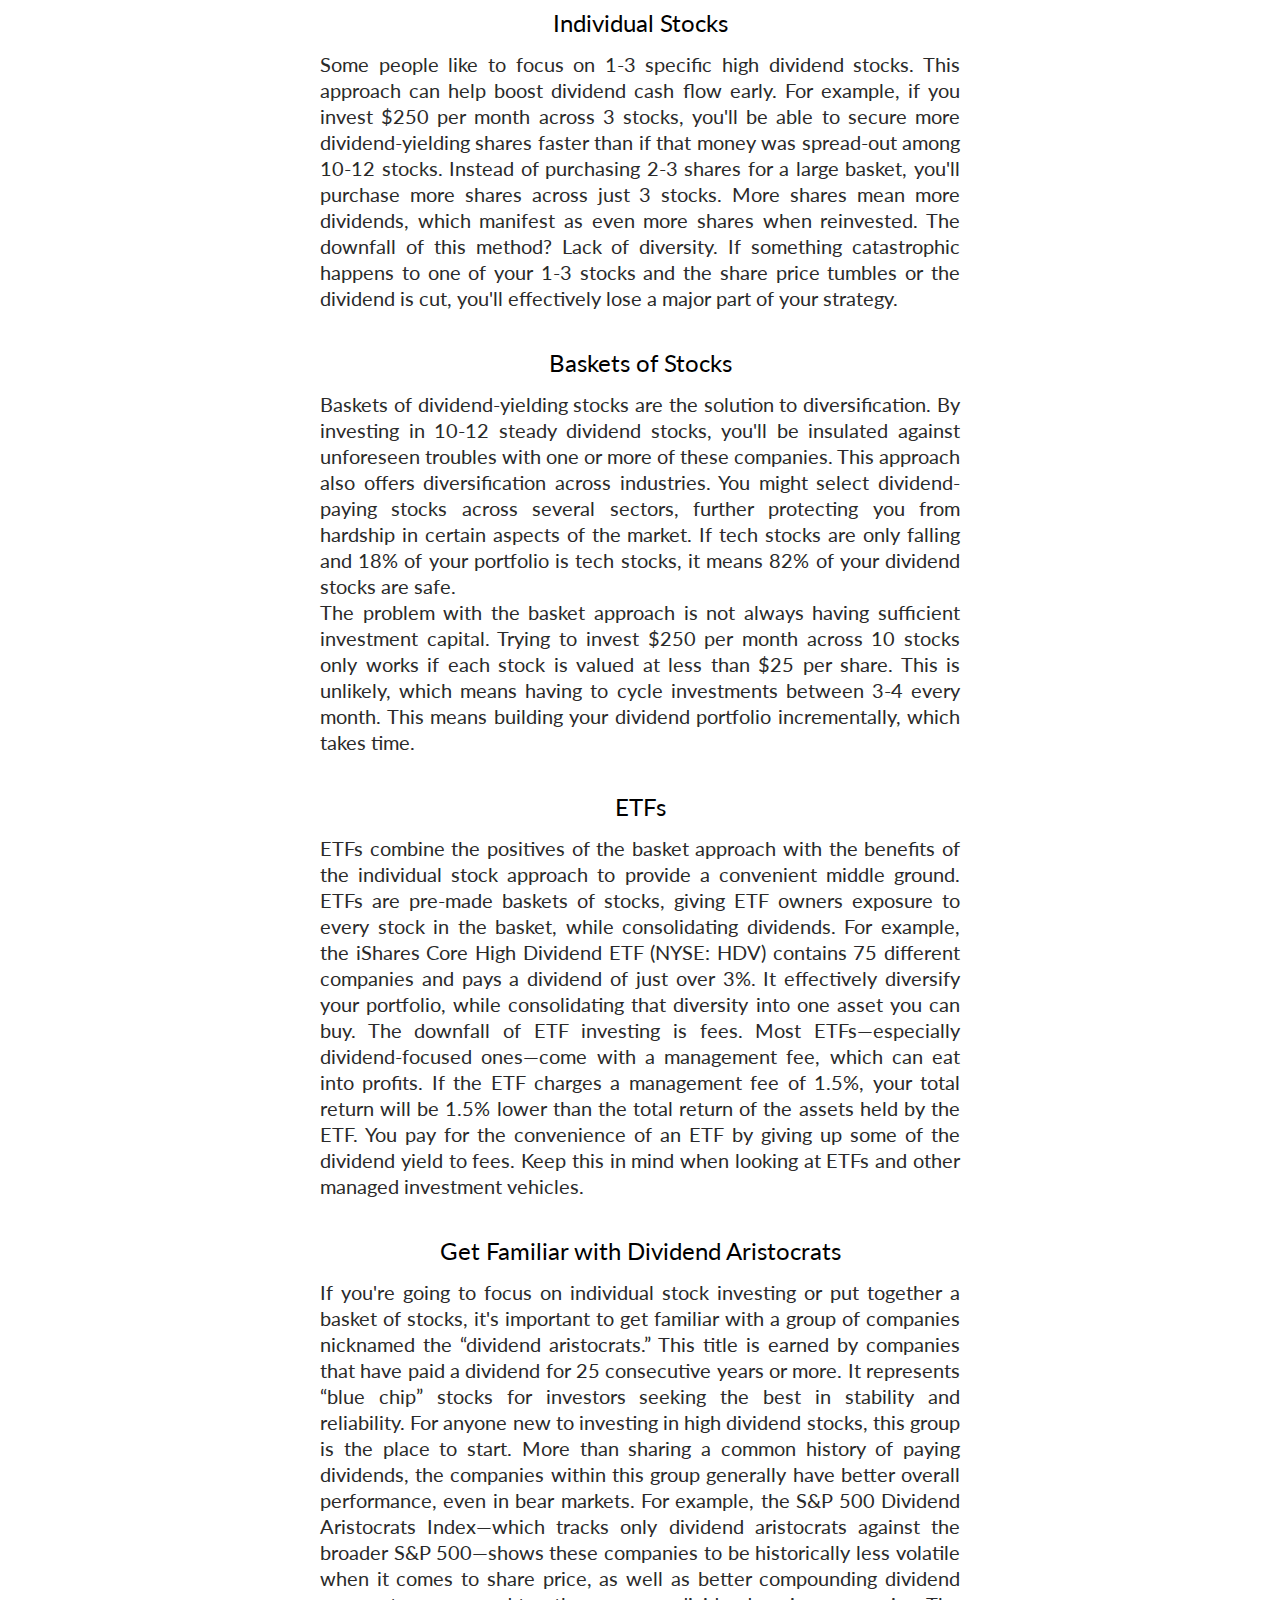
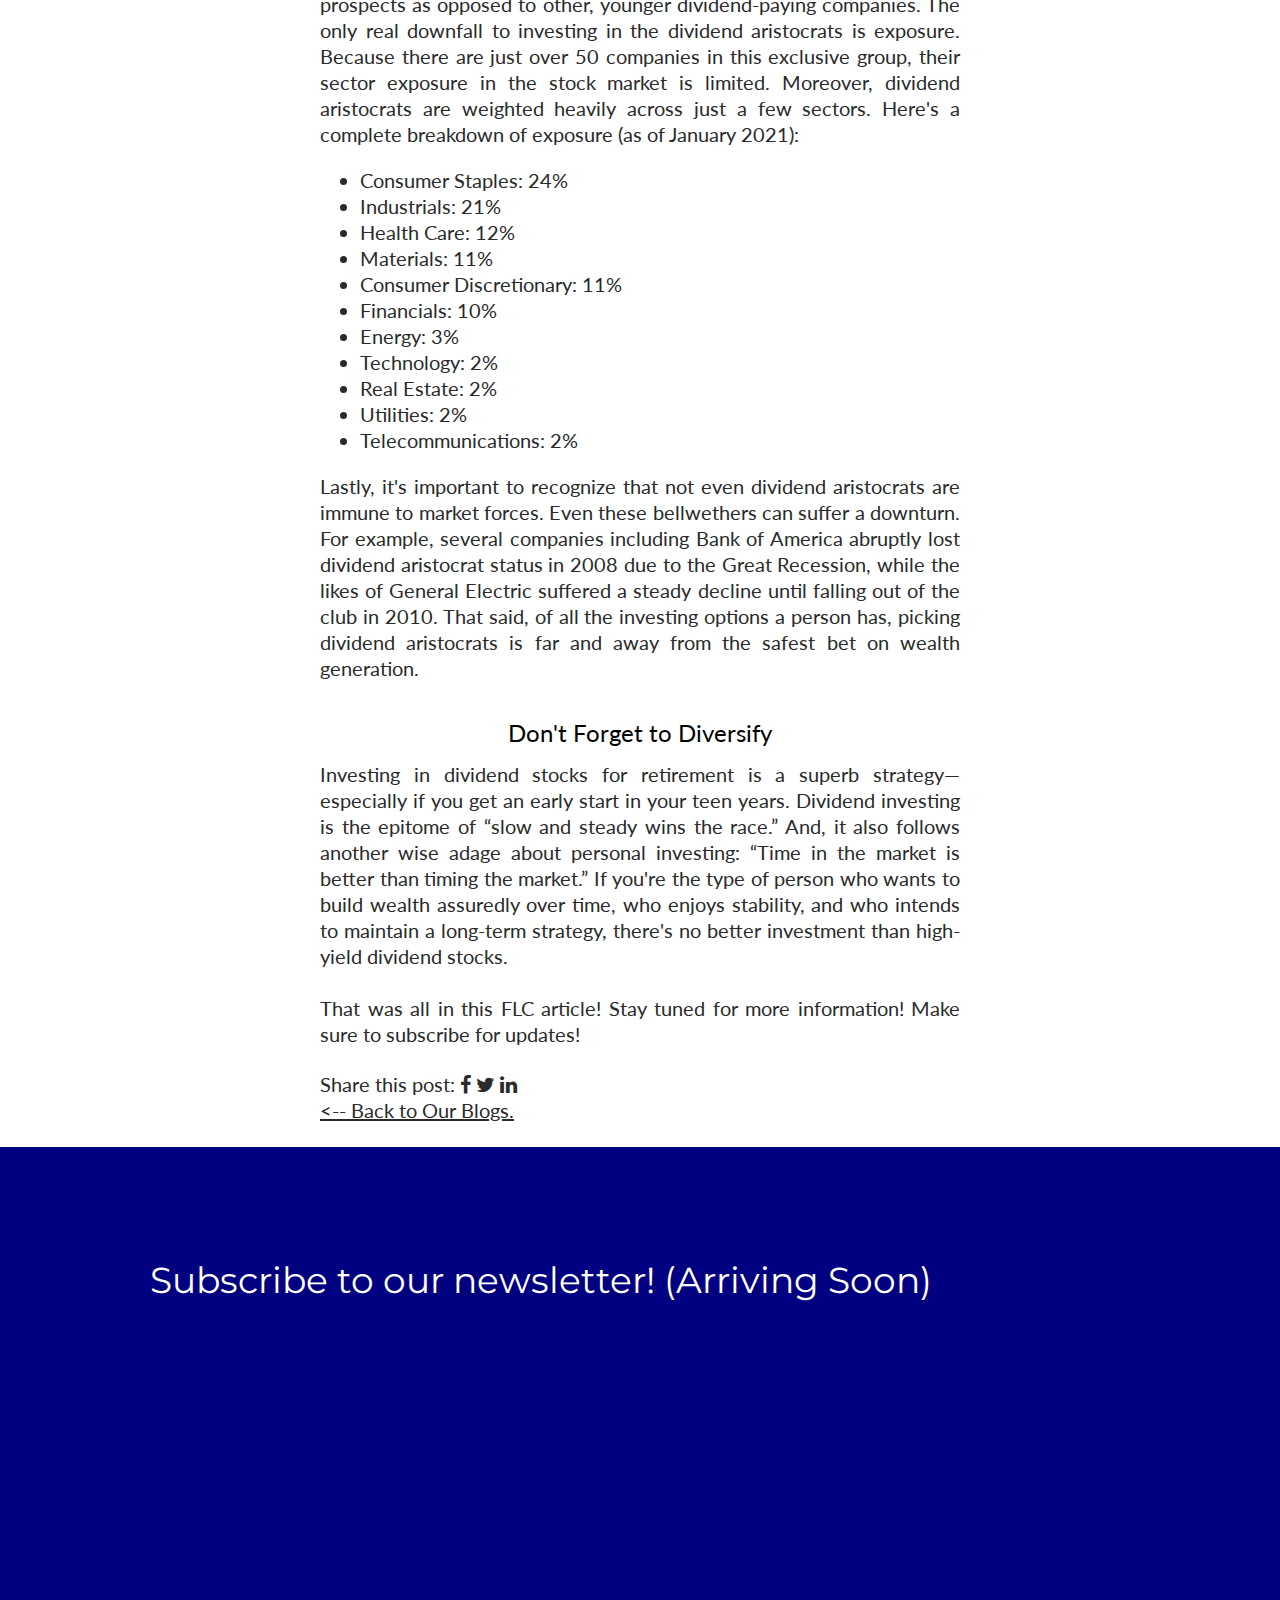
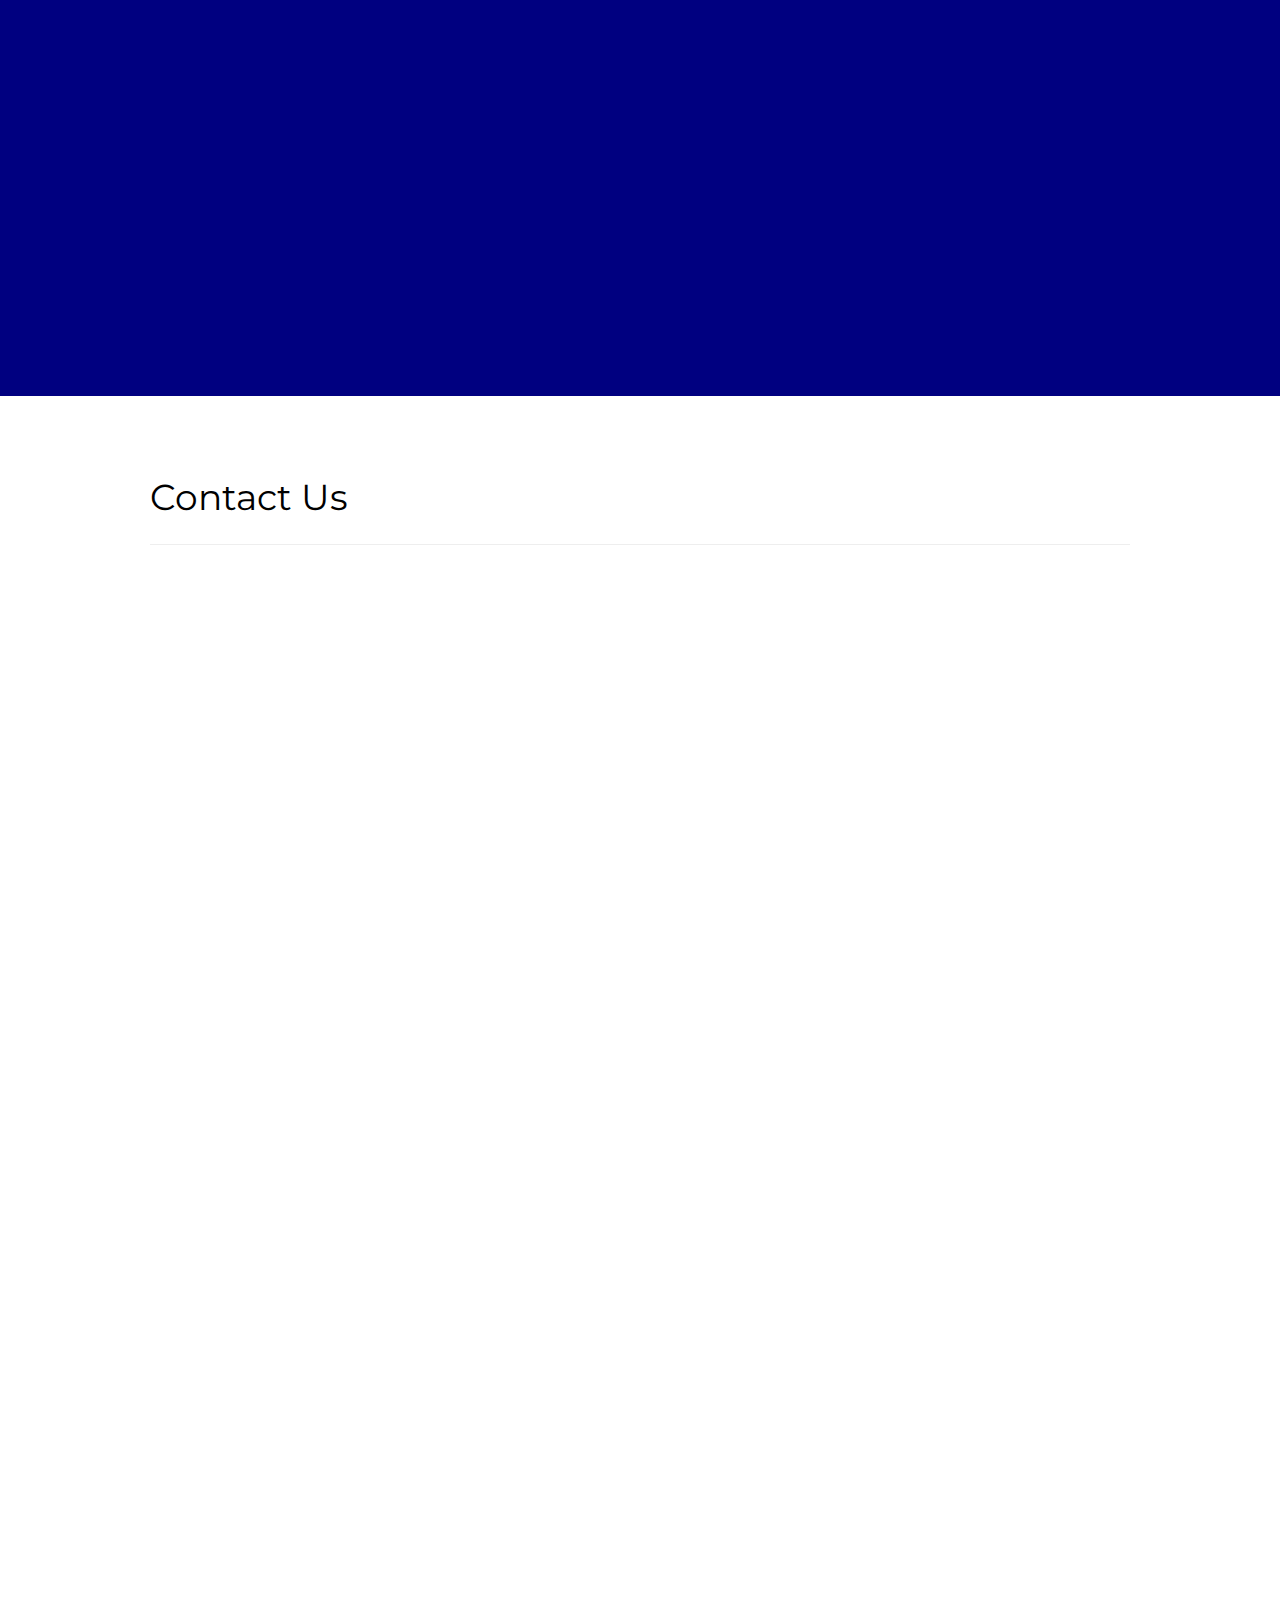
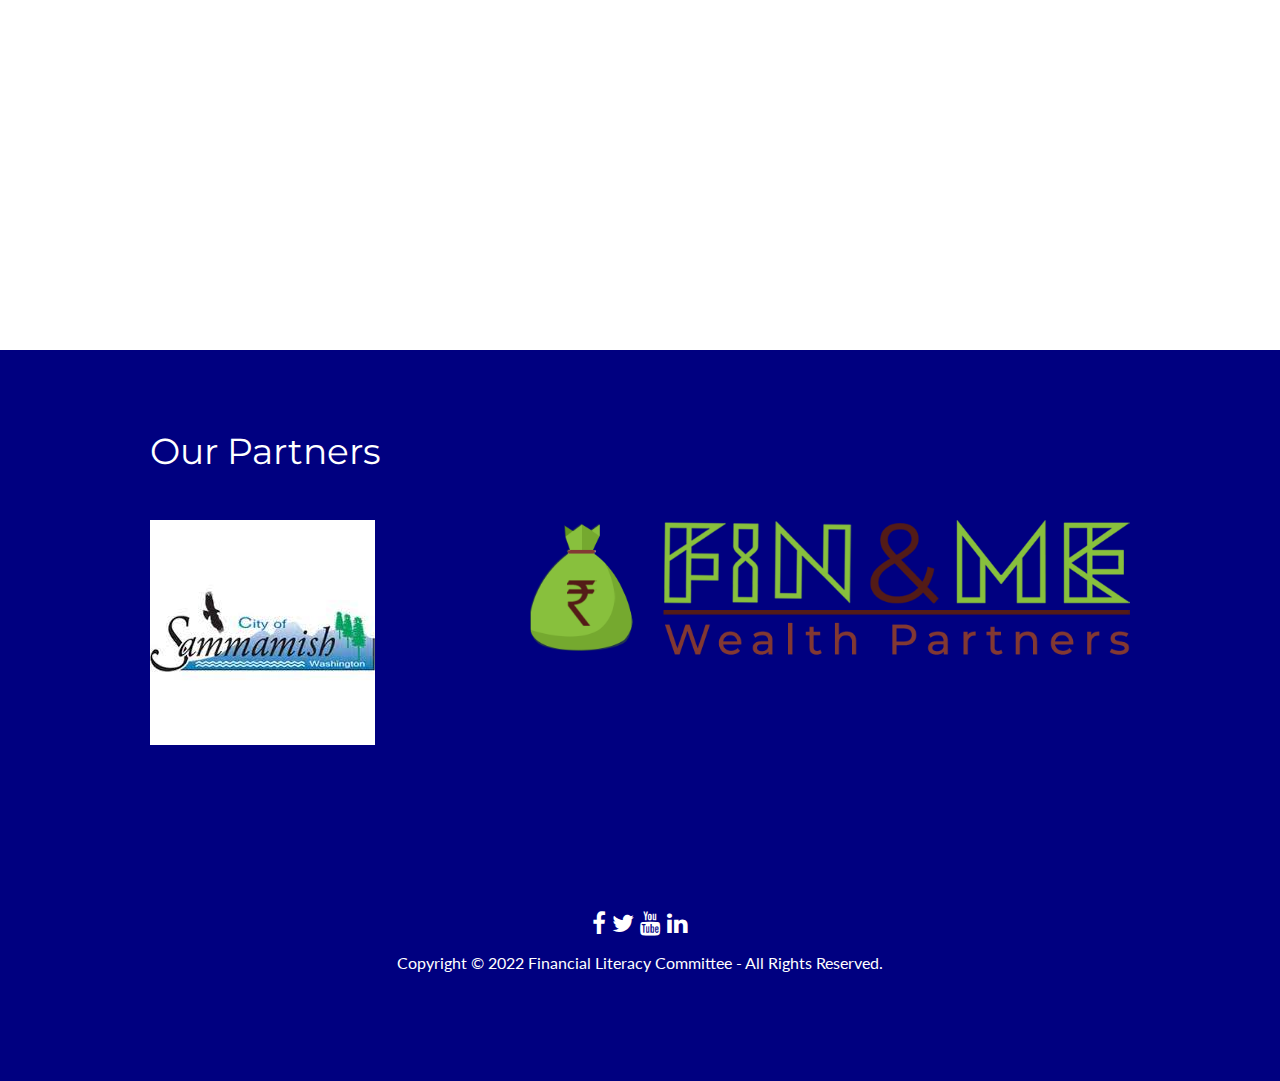
<file: sh-article-divid.html>
<!DOCTYPE html>
<html lang="en">
<head>
<title>Everything About Dividend Investing</title>
<meta charset="UTF-8">
<link rel="icon" href="flcgraph-removebg-preview.png" type="image/x-icon">
<link rel="shortcut icon" href="flclogo.png" type="image/x-icon" />
<meta name="viewport" content="width=device-width, initial-scale=1">
<link rel="stylesheet" href="style.css">
<link rel="stylesheet" href="https://fonts.googleapis.com/css?family=Lato">
<link rel="stylesheet" href="https://fonts.googleapis.com/css?family=Montserrat">
<link rel="stylesheet" href="https://cdnjs.cloudflare.com/ajax/libs/font-awesome/4.7.0/css/font-awesome.min.css">

<style>
body,h1,h2,h3,h4,h5,h6 {font-family: "Lato", sans-serif}
.w3-bar,h1,button {font-family: "Montserrat", sans-serif}

#bl{
    text-decoration: none;
}

input[type=email] {
  width: 50%;
  padding: 12px 20px;
  margin: 8px 0;
  background-color: transparent;
  border: none;
  border-bottom: 3px solid navy;
}

input[type=button], input[type=submit], input[type=reset] {
  background-color: transparent;
  border: 0px;
  color: transparent;
  padding: 16px 32px;
  text-decoration: none;
  margin: 4px 2px;
  cursor: pointer ;
}
</style>
</head>

<body>

<!-- Navigation Bar -->
<div class="w3-top">
    <div class="w3-bar w3-navy w3-card w3-left-align w3-large">
        <a class="w3-bar-item w3-button w3-hide-medium w3-hide-large w3-right w3-padding-large w3-hover-white w3-large w3-navy" href="javascript:void(0);"  onclick="myFunction()" title="Toggle Navigation Menu"></i></a>
        <a href="index.html" class="w3-bar-item w3-button w3-hide-small"><img src="flcgraph-removebg-preview.png" height="35px" width="35px"></a>
        <a href="index.html" class="w3-bar-item w3-button w3-hide-small w3-padding-large w3-hover-white">Home</a>
        <a href="aboutus.html" class="w3-bar-item w3-button w3-hide-small w3-padding-large w3-hover-white">About Us</a>
        <a href="ourblogs.html" class="w3-bar-item w3-button w3-padding-large w3-white">Our Blogs</a>
        <a href="ourevents.html" class="w3-bar-item w3-button w3-hide-small w3-padding-large w3-hover-white">Our Events</a>
        <a href="ourpodcasts.html" class="w3-bar-item w3-button w3-hide-small w3-padding-large w3-hover-white">Our Podcasts</a>
        <a href="flcgallery.html" class="w3-bar-item w3-button w3-hide-small w3-padding-large w3-hover-white">FLC Gallery</a>
    </div>

    <!-- Navigation Bar on smaller screens -->
    <div id="navDemo" class="w3-bar-block w3-navy w3-hide w3-hide-large w3-hide-medium w3-large">
        <a href="index.html" class="w3-bar-item w3-button w3-padding-large">Home</a>
        <a href="aboutus.html" class="w3-bar-item w3-button w3-padding-large">About Us</a>
        <a href="ourblogs.html" class="w3-bar-item w3-button w3-padding-large">Our Blogs</a>
        <a href="ourevents.html" class="w3-bar-item w3-button w3-padding-large">Our Events</a>
        <a href="ourpodcasts.html" class="w3-bar-item w3-button w3-padding-large">Our Podcasts</a>
        <a href="flcgallery.html" class="w3-bar-item w3-button w3-padding-large">FLC Gallery</a>
    </div>
</div>

<!-- Article -->
<div>
    <div class="grid-full-bleed">
        <div class="centers pt-lg">

            <!-- Title -->
            <div class="w-100 grid-center">
                <h1 class="ml-auto mr-auto font--headline mb-sm mt-sm">Everything About Dividend Investing</h1>
            </div>

            <!-- Author -->
            <div class="w-100 grid-center">
                <div class="flex justify-center">
                    <div class="flex-column flex items-center">
                        <div class="mb-xxs flex" style="max-width:500px">
                            <span>
                                <div class="dib items-center">
                                    <span>
                                        <div class="dib font-xxs">
                                            <span class="gray-darkest">By Vishruth Arimanda</span>
                                        </div>
                                    </span>
                            </span>
                        </div>
                    </div>
                </div>
            </div>

            <!-- Date -->
            <div class="mb-md mb-lg-ns font--subhead font-xxxs gray-dark" data-qa="timestamp">
                <span data-qa="display-date" class="gray-dark">Apr 13 at 10:12 p.m. PST</span>
            </div>

            <!-- Image -->
            <div class="grid-center grid-tablet-full-bleed">
                <div>
                    <div>
                        <figure class="mb-md">
                            <img src="blog-art3div.jpg" style="height: 700px; width: 1049px;">
                        </figure>
                    </div>
                </div>
            </div>
            
            <!-- Main Text -->
            <div class="grid-center">
                <div class="grid-center grid-body">
                    <h4 class="font--article-body font-copy pb-md ma-0 gray-darkest">
                        If you're new to the stock market, you may have come across the term “dividend investing” before. There are many investing philosophies, dividend investing being one of them. It's a strategy that's simple enough to understand but takes some time to implement and cash out. For those looking for a low-risk way to invest their money, dividend investing is an optimal option. This strategy is all about reaping the benefits of dividends—whether you reinvest them automatically or have reached the point where you can live off the cash flow. Let's get into what dividend investing is and the ways you can implement it.<br><br>
                    </h4>

                    <h2>What is Dividend Investing?</h2><br><br>
                    <h4 class="font--article-body font-copy pb-md ma-0 gray-darkest">Dividend investing is the strategy of creating a portfolio primarily composed of dividend-paying stocks. As opposed to a growth investing strategy—which focuses on up-and-coming companies with a rising share price, dividend investing focuses on long-established companies with an excellent track record of financial health. Dividend investing, at its core, is a strategy with two parts and requires a long time horizon to truly be effective. The longer you can play out a dividend investing strategy, the more it will yield. For the first part of the strategy, a person will spend the majority of their investing career diligently investing money in dividend-paying stocks, opting to reinvest any dividends paid back into more shares. Over time, through the magic of compounding, the number of shares owned will increase their bye exponentially increasing returns. The second part of the strategy simply involves turning off dividend reinvestment and Instead of the dividends going towards buying new shares, dividends paid will go directly to the stock owner as a form of income. This is why dividend investing is a form of passive income.<br><br>
                    Here's an example of how this may play out:<br><br>
                    Say John buys $10,000 in shares of Company X, with plans to invest another $200 every month. Company X has an annual dividend growth rate of 8% and a dividend yield of 3%. John plans to reinvest the dividends on his shares for the next 30 years. Assuming the share price of Company X matches the historical average return of the S&P 500 (~8%), In just over 23 years, John will receive annual income that is more than his original investment. After 30 years, he will receive more than $24,000 in annual income and his nest egg will be worth $726,598.<br><br>
                    As a person gets older, a third benefit of dividend investing also becomes apparent. Because dividend-paying companies tend to be bellwether stocks, they're likely to remain stable in value over time. A person can begin to liquidate their shares in old age if they don't plan to pass along their portfolio. This is great for obtaining large cash sums right away, but it will instantly reduce total dividend income for the investor, since dividends will be paid on fewer shares.<br><br></h4>

                    <h2>What is the Idea behind Dividend Investing?</h2><br><br>
                    <h4 class="font--article-body font-copy pb-md ma-0 gray-darkest">One idea behind a dividend investing strategy is to double down on companies that maintain success. Some call it “gambling with house money,” but compared to other forms of stock investing, dividend investing is far less of a gamble and more of a safe play.<br><br>
                    </h4>
                    <h2>Two Types of Dividends</h2><br><br>
                    <h4 class="font--article-body font-copy pb-md ma-0 gray-darkest">What exactly is a dividend? Why do some public companies offer them, while others don't? It all comes down to cash flow for the company in question. Companies with stable cash flow or the ability to generate enough cash to finance their companies day to day operations will often use a dividend to raise shareholder confidence and reward them for continued investment in the company. There are two chief types of dividends offered by a company:<br><br>
                        <ul>
                            <li>Cash: Cash dividends are the most common type of dividend. Cash is paid out of the company's earnings or profits, directly to the shareholder (usually through their brokerage account).</li><br>
                            <li>Stock: Stock dividends are paid through the issuance of common stock to a shareholder. A point of clarification on stock dividends—the new issuance of common stock must not exceed 25% of current shares, otherwise, it's considered a stock split.</li><br><br>
                        </ul>
                    Generally, dividends are only paid by established companies with a long track record of positive cash flow and a healthy balance sheet. In some cases, a company may also issue a scrip dividend—a promissory note that serves as an IOU if they're unable to pay their established dividend on a set date. It should also be noted that just as any company can offer a dividend to shareholders, companies can also cut their dividends in times of financial hardship. In this way, dividends are a good indicator of a company's financial health and outlook. If it's increasing, the company is generating reliable positive returns; if it's decreasing, the company is weathering financial burdens.<br><br></h4>

                    <h2>The Benefits and Drawbacks to a Dividend Investment Approach</h2><br><br>
                    <h4 class="font--article-body font-copy pb-md ma-0 gray-darkest">There are many benefits to a dividend investing strategy, with several key drawbacks that must be understood. Before putting your money in high-yield stocks, get familiar with these pros and cons:<br><br>
                    </h4>
                        <h3>Benefits</h3>
                        <h4 class="font--article-body font-copy pb-md ma-0 gray-darkest">
                            <ul>
                                <li>Passive income can be reinvested to increase share ownership or collected as supplemental income.</li>
                                <li>Ability to purchase more shares without any out-of-pocket capital expenses or borrowing from brokers (margin).</li>
                                <li>More stability and less volatility in your portfolio, as dividend-paying companies are usually “blue chip” bellwethers.</li>
                                <li>Reduced risk by investing in companies that are able to generate self-sustaining cash from their operations.</li>
                                <li>The prospect of rising dividends, which will reward stock owners for being long-term shareholders.</li>
                                <li>Fewer taxes are paid as opposed to frequent trading, which incurs fees, commissions, and capital gains payments on profits.</li>
                                <li>Because of their stability, investment in dividend-paying stocks can be a hedge against inflation that may drive the general stock market down.</li>
                                <li>High yield dividend investors will continue to see a profit from their portfolio even in a bear market, so long as dividends aren't cut.</li>
                            </ul>
                        </h4>
                        <h3>Drawbacks</h3>
                        <h4 class="font--article-body font-copy pb-md ma-0 gray-darkest">
                            <ul>
                                <li>Dividends aren't a sure thing. They can be raised, but they can also be lowered or even cut at any time.</li>
                                <li>It can be hard to diversify a portfolio around dividend stocks, since many high-yield companies are based in a small pool of industries.</li>
                                <li>There's lower growth potential from dividend stocks, meaning they're unlikely to appreciate much faster than inflation.</li>
                                <li>Stocks are riskier than bonds, which can prove to be a more stable alternative to a dividend investing strategy.</li>
                                <li>High dividends by themselves can be misleading. Some companies pay an unsustainable dividend and will eventually need to cut the dividend or perform a reverse split.</li>
                                <li>Most dividends are taxed at the long-term capital gains rate, so be sure to set aside some of the money you receive to pay taxes.</li>
                                <li>A dividend investment strategy requires a long time horizon to be effective. Investors starting later in life won't be able to maximize their returns.</li>
                                <li>Selling off any dividend-yielding stock eliminates any dividend income you may have been receiving from them.</li>
                            </ul>
                            A dividend investment strategy relies heavily on a time horizon however it's one that lacks a lot of outright growth.
                        </h4>
                        
                        <h3>How to Start Investing in Dividend Stocks</h3>
                        <h4 class="font--article-body font-copy pb-md ma-0 gray-darkest">Investing in dividend stocks starts by identifying high-yield stocks and researching the companies behind them. Never invest in a company outright for its dividend. Instead, understand the nature of the company and observe some of the key variables that dictate the reliability of its dividend. For example, a company may have an appealing 8% dividend yield. But, its balance sheet may be littered with a ton of debt. Or the company may be struggling to finance day-to-day operations, looking beyond the dividend yield at these factors can save you from making an investment that'll eventually backfire. Look for stocks with attractive dividend yields. Then, take the time to investigate the company a little more thoroughly. If you can read a balance sheet, look up a company's 10q filing on the SEC's website to get a better understanding of their financial picture. If you can't read a balance sheet, get familiar with some of the main factors affecting dividends:
                            <ul>
                                <li>
                                    Yield: How much of a dividend is the company paying out? Be suspicious of dividends above ~6%. Remember that while a high dividend is nice, it's also an obligation for the company to payout. Dividends that are too high may be slashed.
                                </li><br>

                                <li>
                                    Payout: How often is the dividend paid out? Most companies will pay quarterly dividends, however, there are also monthly, semi-annual and annual dividends to consider. Special dividends are also issued periodically, but shouldn't be counted on unless a company has a track record for issuing them with some regularity.
                                </li><br>

                                <li>
                                    Consistency: How long has the company been issuing a dividend? The longer a company's dividend track record, the more reliable they are in honoring it moving forward. A company with a 30-year history of dividends will likely have the stability and ability to continue offering it. Conversely, a company with a 2-year dividend history may need to cut it if they encounter a rocky financial situation.
                                </li><br>
                            </ul>

                        Beyond these pillars of dividend investing, take a little bit of time to get to know the company you're thinking about investing in. How long have they been in business? What do they do? Are there any bankruptcies or sharp downturns in their history? How long has their management team been in place? These are all simple questions that yield a lot of insight. Once you've got a few companies narrowed down as quality dividend investments, you'll need to consider the right approach for investing in them.
                        </h4>
                        <h2>Dividend Investment Strategies to Consider</h2>
                        <h4 class="font--article-body font-copy pb-md ma-0 gray-darkest">There are several strategies for dividend stock investing, all with the same core concept: You want to start investing as soon as possible in quality dividend-paying companies. That said, there are different strategies available to diversify your investments, mitigate risk or even take on more risk for a higher return on your investment. Here are the best strategies to consider:</h4>   

                        <h3>Individual Stocks</h3>
                        <h4 class="font--article-body font-copy pb-md ma-0 gray-darkest">Some people like to focus on 1-3 specific high dividend stocks. This approach can help boost dividend cash flow early. For example, if you invest $250 per month across 3 stocks, you'll be able to secure more dividend-yielding shares faster than if that money was spread-out among 10-12 stocks. Instead of purchasing 2-3 shares for a large basket, you'll purchase more shares across just 3 stocks. More shares mean more dividends, which manifest as even more shares when reinvested. The downfall of this method? Lack of diversity. If something catastrophic happens to one of your 1-3 stocks and the share price tumbles or the dividend is cut, you'll effectively lose a major part of your strategy.</h4>

                        <h3>Baskets of Stocks</h3>
                        <h4 class="font--article-body font-copy pb-md ma-0 gray-darkest">Baskets of dividend-yielding stocks are the solution to diversification. By investing in 10-12 steady dividend stocks, you'll be insulated against unforeseen troubles with one or more of these companies. This approach also offers diversification across industries. You might select dividend-paying stocks across several sectors, further protecting you from hardship in certain aspects of the market. If tech stocks are only falling and 18% of your portfolio is tech stocks, it means 82% of your dividend stocks are safe.<br>

                        The problem with the basket approach is not always having sufficient investment capital. Trying to invest $250 per month across 10 stocks only works if each stock is valued at less than $25 per share. This is unlikely, which means having to cycle investments between 3-4 every month. This means building your dividend portfolio incrementally, which takes time.
                        </h4>

                        <h3>ETFs</h3>
                        <h4 class="font--article-body font-copy pb-md ma-0 gray-darkest">ETFs combine the positives of the basket approach with the benefits of the individual stock approach to provide a convenient middle ground. ETFs are pre-made baskets of stocks, giving ETF owners exposure to every stock in the basket, while consolidating dividends. For example, the iShares Core High Dividend ETF (NYSE: HDV) contains 75 different companies and pays a dividend of just over 3%. It effectively diversify your portfolio, while consolidating that diversity into one asset you can buy. The downfall of ETF investing is fees. Most ETFs—especially dividend-focused ones—come with a management fee, which can eat into profits. If the ETF charges a management fee of 1.5%, your total return will be 1.5% lower than the total return of the assets held by the ETF. You pay for the convenience of an ETF by giving up some of the dividend yield to fees. Keep this in mind when looking at ETFs and other managed investment vehicles.</h4>

                        <h3>Get Familiar with Dividend Aristocrats</h3>
                        <h4 class="font--article-body font-copy pb-md ma-0 gray-darkest">If you're going to focus on individual stock investing or put together a basket of stocks, it's important to get familiar with a group of companies nicknamed the “dividend aristocrats.” This title is earned by companies that have paid a dividend for 25 consecutive years or more. It represents “blue chip” stocks for investors seeking the best in stability and reliability. For anyone new to investing in high dividend stocks, this group is the place to start. More than sharing a common history of paying dividends, the companies within this group generally have better overall performance, even in bear markets. For example, the S&P 500 Dividend Aristocrats Index—which tracks only dividend aristocrats against the broader S&P 500—shows these companies to be historically less volatile when it comes to share price, as well as better compounding dividend prospects as opposed to other, younger dividend-paying companies. The only real downfall to investing in the dividend aristocrats is exposure. Because there are just over 50 companies in this exclusive group, their sector exposure in the stock market is limited. Moreover, dividend aristocrats are weighted heavily across just a few sectors. Here's a complete breakdown of exposure (as of January 2021):
                        <ul>
                            <li>Consumer Staples: 24%</li>
                            <li>Industrials: 21%</li>
                            <li>Health Care: 12%</li>
                            <li>Materials: 11%</li>
                            <li>Consumer Discretionary: 11%</li>
                            <li>Financials: 10%</li>
                            <li>Energy: 3%</li>
                            <li>Technology: 2%</li>
                            <li>Real Estate: 2%</li>
                            <li>Utilities: 2%</li>
                            <li>Telecommunications: 2%</li>
                        </ul>
                        Lastly, it's important to recognize that not even dividend aristocrats are immune to market forces. Even these bellwethers can suffer a downturn. For example, several companies including Bank of America abruptly lost dividend aristocrat status in 2008 due to the Great Recession, while the likes of General Electric suffered a steady decline until falling out of the club in 2010. That said, of all the investing options a person has, picking dividend aristocrats is far and away from the safest bet on wealth generation.
                        </h4>
                        <h3>Don't Forget to Diversify</h3>
                        <h4 class="font--article-body font-copy pb-md ma-0 gray-darkest">Investing in dividend stocks for retirement is a superb strategy—especially if you get an early start in your teen years. Dividend investing is the epitome of “slow and steady wins the race.” And, it also follows another wise adage about personal investing: “Time in the market is better than timing the market.” If you're the type of person who wants to build wealth assuredly over time, who enjoys stability, and who intends to maintain a long-term strategy, there's no better investment than high-yield dividend stocks.<br><br>
                        That was all in this FLC article! Stay tuned for more information! Make sure to subscribe for updates!</h4> 
                    <h4 class="font--article-body font-copy pb-md ma-0 gray-darkest">
                        Share this post: <a href="https://www.facebook.com/" target="blank"><i class="fa fa-facebook"></i></a> <a href="https://twitter.com/" target="blank"><i class="fa fa-twitter"></i></a> <a href="http://www.linkedin.com/" target="blank"><i class="fa fa-linkedin"></i></a><br>
                        <a href="ourblogs.html"> &lt;-- Back to Our Blogs.</a>
                    </h4>
                </div>
            </div>

        </div>
    </div>
</div>

<!-- Subscribe -->
<div class="w3-row-padding w3-container w3-navy" style="padding: 96px">
    <div class="w3-content">
        <div class="news-form-group">
            <h1 style="margin-bottom: 15px;">Subscribe to our newsletter! (Arriving Soon)</h1>
            <iframe src="https://docs.google.com/forms/d/e/1FAIpQLScQGPCt5mFIiXLT4buAV71gKTdZ8bpvsh-DX0fNVD4q2xMivA/viewform?embedded=true" width="640" height="573" frameborder="0" marginheight="0" marginwidth="0">Loading…</iframe>
        </div>
    </div>
</div>

<!-- Contact Us -->
<div class="w3-row-padding w3-white w3-padding-64 w3-container">
    <div class="w3-content">
      <h1>Contact Us</h1>
      <hr>
      <iframe src="https://docs.google.com/forms/d/e/1FAIpQLSfDe7cNLoKkUw9BUEBrXhPDJ2IoXmb3utdkfm4gwaOoZt5fpg/viewform?embedded=true" width="640" height="1293" frameborder="0" marginheight="0" marginwidth="0">Loading…</iframe>
      </div>
  </div>
  <br>

<!-- Our Partners -->
<div class="w3-row-padding w3-padding-64 w3-container w3-navy">
    <div class="w3-content">
        <h1 style="padding-bottom: 32px;">Our Partners</h1>
        <a href="https://www.sammamish.us/"><img src="samm.jpg" target="blank"></a>
        <a href="https://finandme.com/"><img src="finandme.png" height="137px" width="600px" style="float: right;" target="blank"></a>
    </div>
</div>

<!-- Footer -->
<footer class="w3-container w3-padding-64 w3-center w3-navy">  
    <div class="w3-xlarge w3-padding-32">
        <a href="https://www.facebook.com/100378079322977"><i class="fa fa-facebook w3-hover-opacity"></i></a>
        <a href="https://www.twitter.com/SettyDhruv"><i class="fa fa-twitter w3-hover-opacity"></i></a>
        <a href="https://www.youtube.com/channel/UCBl5SGOjTAw7ChBdo_3gZwg"><i class="fa fa-youtube w3-hover-opacity"></i></a>
        <a href="https://linkedin.com/company/financial-literacy-committee"><i class="fa fa-linkedin w3-hover-opacity"></i></a>
        <br>
        <h6>Copyright © 2022 Financial Literacy Committee - All Rights Reserved.</h6>
    </div>
</footer>

</body>
</html>
</file>
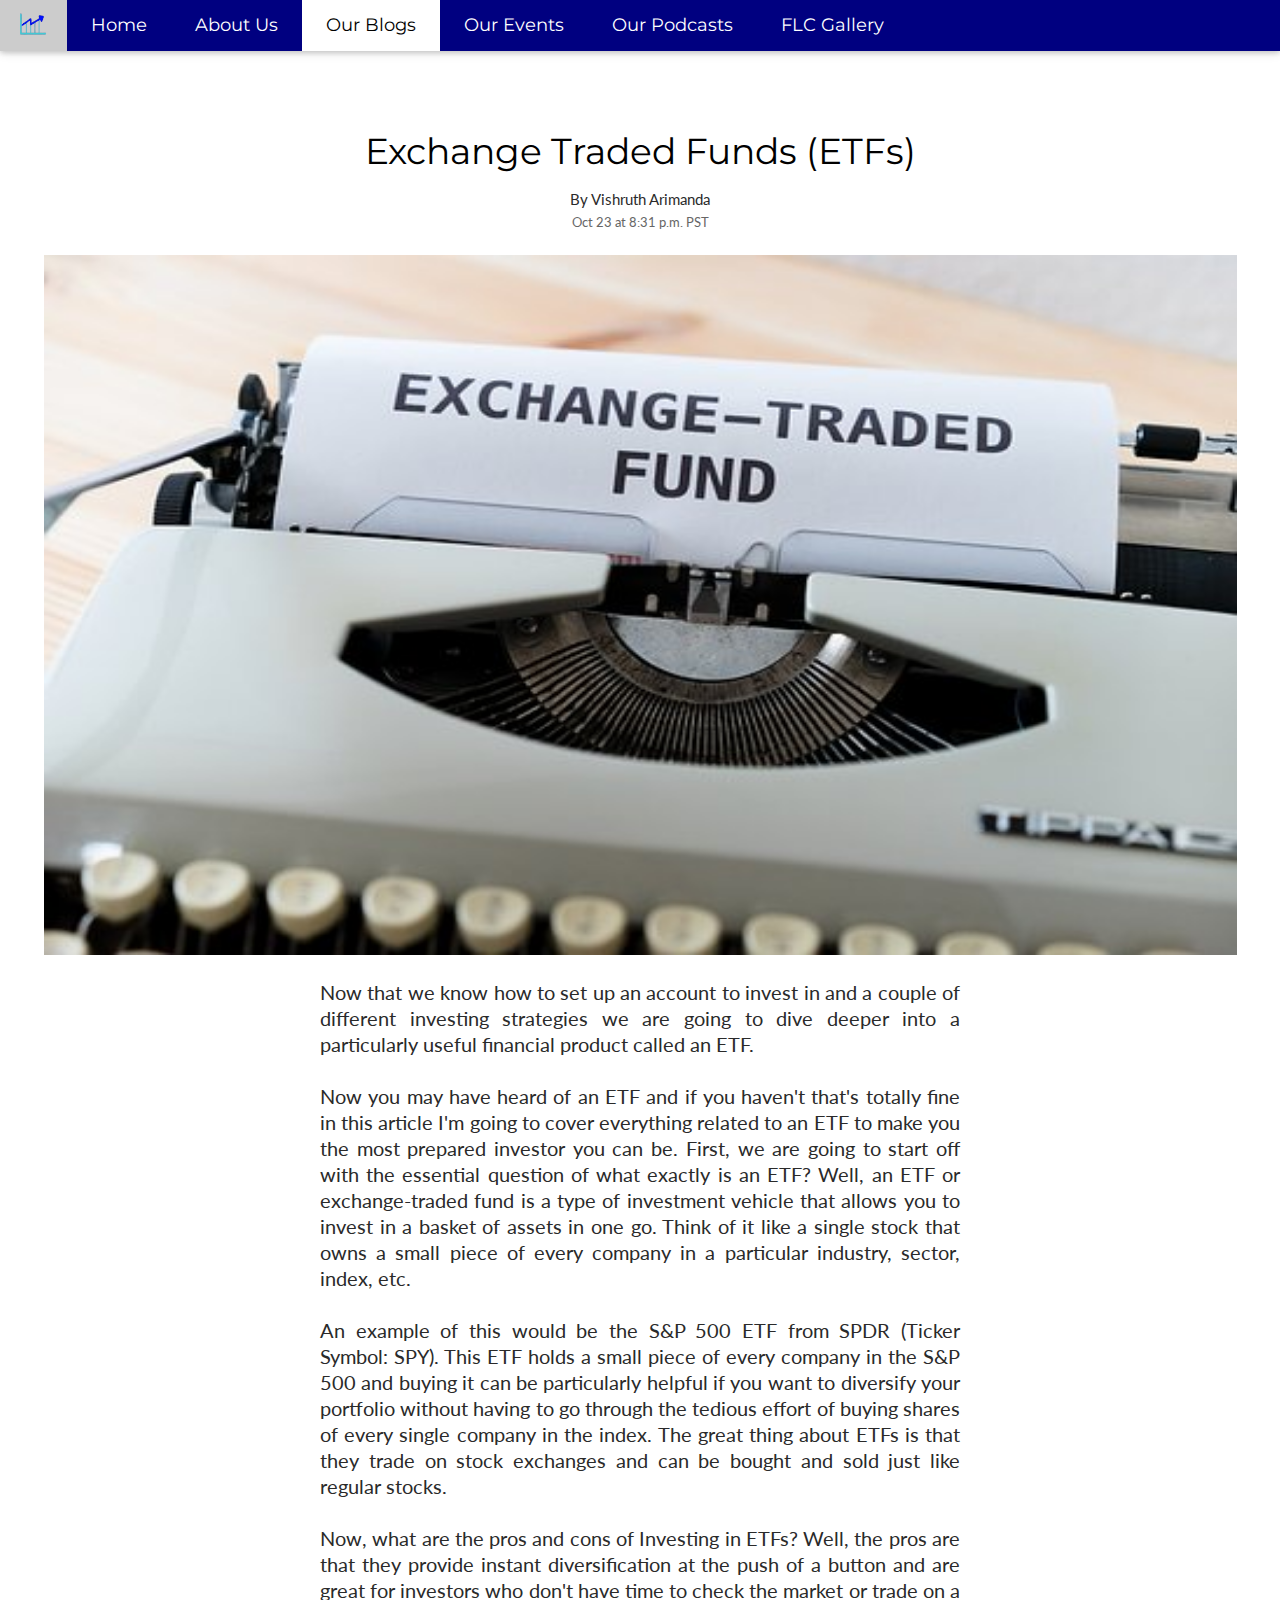
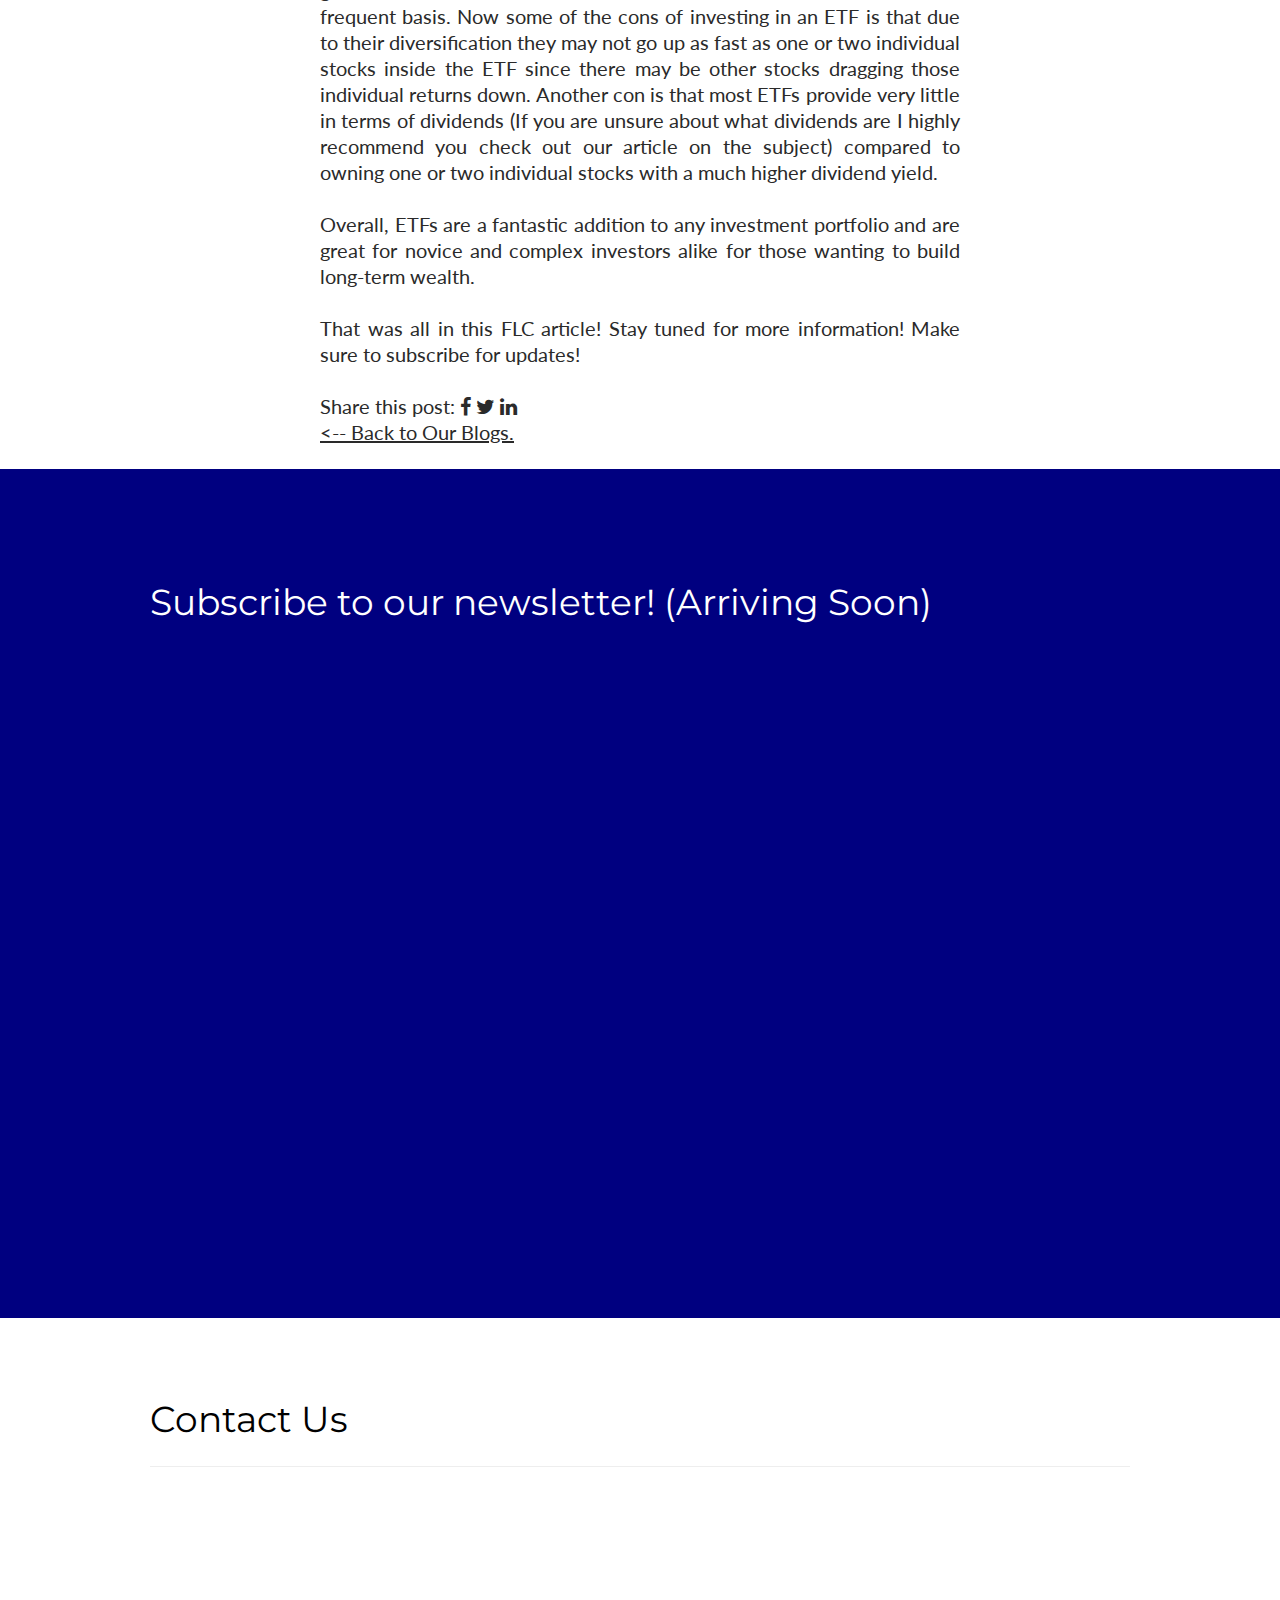
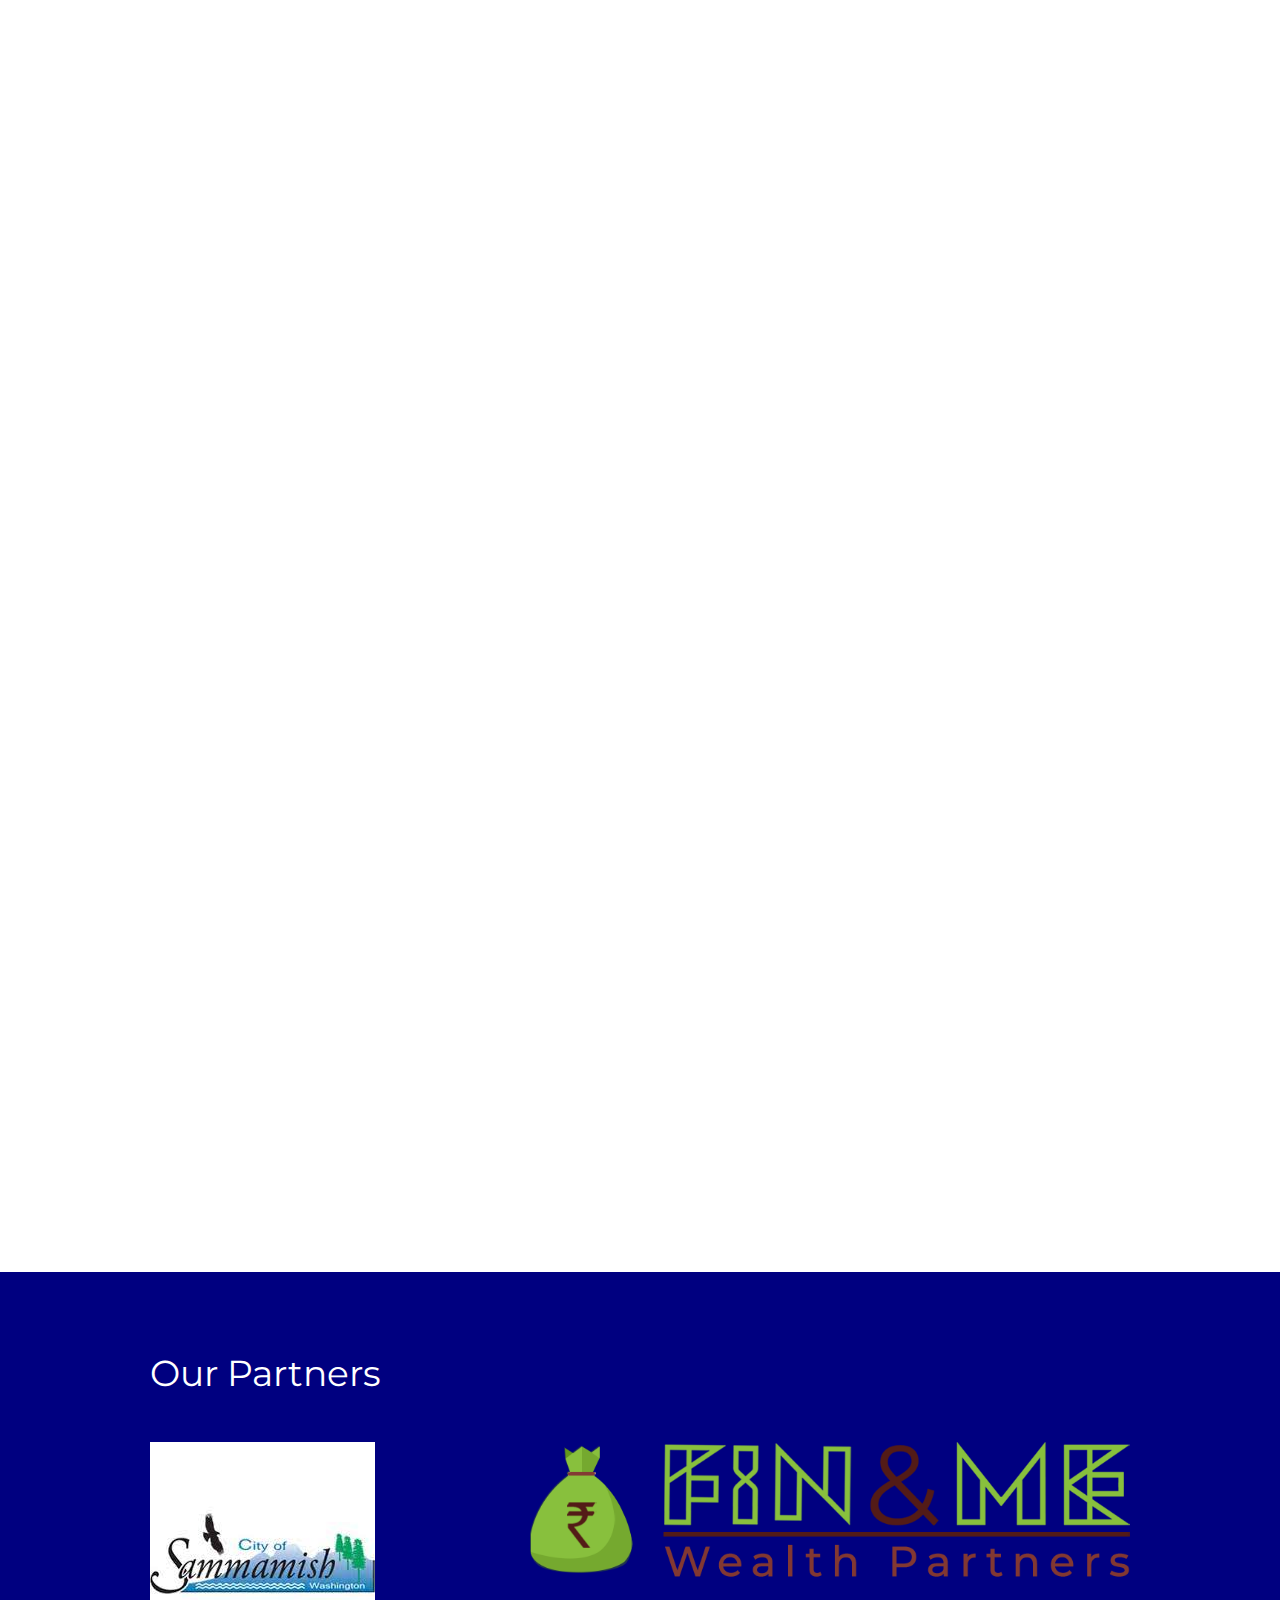
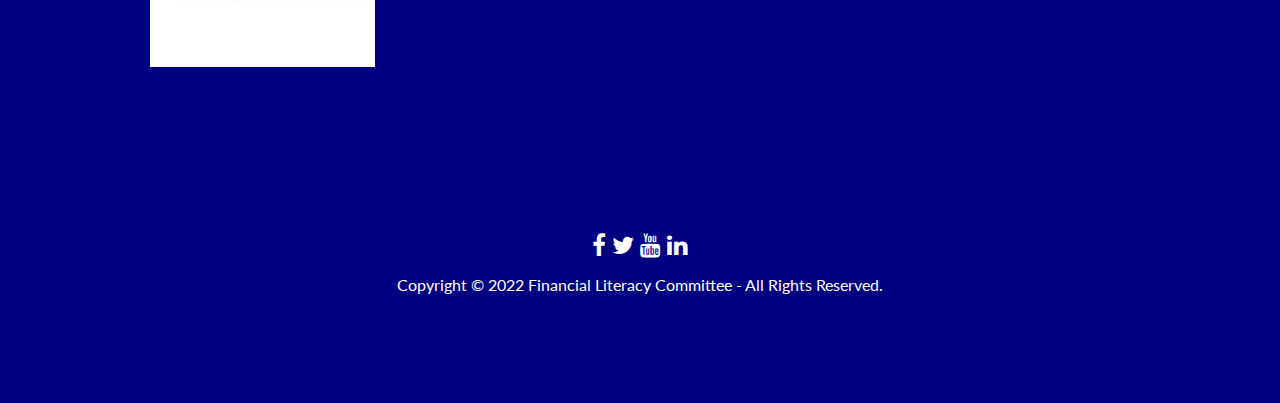
<file: sh-article-etf.html>
<!DOCTYPE html>
<html lang="en">
<head>
<title>ETFs</title>
<meta charset="UTF-8">
<link rel="icon" href="flcgraph-removebg-preview.png" type="image/x-icon">
<link rel="shortcut icon" href="flclogo.png" type="image/x-icon" />
<meta name="viewport" content="width=device-width, initial-scale=1">
<link rel="stylesheet" href="style.css">
<link rel="stylesheet" href="https://fonts.googleapis.com/css?family=Lato">
<link rel="stylesheet" href="https://fonts.googleapis.com/css?family=Montserrat">
<link rel="stylesheet" href="https://cdnjs.cloudflare.com/ajax/libs/font-awesome/4.7.0/css/font-awesome.min.css">

<style>
body,h1,h2,h3,h4,h5,h6 {font-family: "Lato", sans-serif}
.w3-bar,h1,button {font-family: "Montserrat", sans-serif}

#bl{
    text-decoration: none;
}

input[type=email] {
  width: 50%;
  padding: 12px 20px;
  margin: 8px 0;
  background-color: transparent;
  border: none;
  border-bottom: 3px solid navy;
}

input[type=button], input[type=submit], input[type=reset] {
  background-color: transparent;
  border: 0px;
  color: transparent;
  padding: 16px 32px;
  text-decoration: none;
  margin: 4px 2px;
  cursor: pointer ;
}

</style>
</head>

<body>

<!-- Navigation Bar -->
<div class="w3-top">
    <div class="w3-bar w3-navy w3-card w3-left-align w3-large">
        <a class="w3-bar-item w3-button w3-hide-medium w3-hide-large w3-right w3-padding-large w3-hover-white w3-large w3-navy" href="javascript:void(0);"  onclick="myFunction()" title="Toggle Navigation Menu"></i></a>
        <a href="index.html" class="w3-bar-item w3-button w3-hide-small"><img src="flcgraph-removebg-preview.png" height="35px" width="35px"></a>
        <a href="index.html" class="w3-bar-item w3-button w3-hide-small w3-padding-large w3-hover-white">Home</a>
        <a href="aboutus.html" class="w3-bar-item w3-button w3-hide-small w3-padding-large w3-hover-white">About Us</a>
        <a href="ourblogs.html" class="w3-bar-item w3-button w3-padding-large w3-white">Our Blogs</a>
        <a href="ourevents.html" class="w3-bar-item w3-button w3-hide-small w3-padding-large w3-hover-white">Our Events</a>
        <a href="ourpodcasts.html" class="w3-bar-item w3-button w3-hide-small w3-padding-large w3-hover-white">Our Podcasts</a>
        <a href="flcgallery.html" class="w3-bar-item w3-button w3-hide-small w3-padding-large w3-hover-white">FLC Gallery</a>
    </div>

    <!-- Navigation Bar on smaller screens -->
    <div id="navDemo" class="w3-bar-block w3-navy w3-hide w3-hide-large w3-hide-medium w3-large">
        <a href="index.html" class="w3-bar-item w3-button w3-padding-large">Home</a>
        <a href="aboutus.html" class="w3-bar-item w3-button w3-padding-large">About Us</a>
        <a href="ourblogs.html" class="w3-bar-item w3-button w3-padding-large">Our Blogs</a>
        <a href="ourevents.html" class="w3-bar-item w3-button w3-padding-large">Our Events</a>
        <a href="ourpodcasts.html" class="w3-bar-item w3-button w3-padding-large">Our Podcasts</a>
        <a href="flcgallery.html" class="w3-bar-item w3-button w3-padding-large">FLC Gallery</a>
    </div>
</div>

<!-- Article -->
<div>
    <div class="grid-full-bleed">
        <div class="centers pt-lg">

            <!-- Title -->
            <div class="w-100 grid-center">
                <h1 class="ml-auto mr-auto font--headline mb-sm mt-sm">Exchange Traded Funds (ETFs)</h1>
            </div>

            <!-- Author -->
            <div class="w-100 grid-center">
                <div class="flex justify-center">
                    <div class="flex-column flex items-center">
                        <div class="mb-xxs flex" style="max-width:500px">
                            <span>
                                <div class="dib items-center">
                                    <span>
                                        <div class="dib font-xxs">
                                            <span class="gray-darkest">By Vishruth Arimanda</span>
                                        </div>
                                    </span>
                            </span>
                        </div>
                    </div>
                </div>
            </div>

            <!-- Date -->
            <div class="mb-md mb-lg-ns font--subhead font-xxxs gray-dark" data-qa="timestamp">
                <span data-qa="display-date" class="gray-dark">Oct 23 at 8:31 p.m. PST</span>
            </div>

            <!-- Image -->
            <div class="grid-center grid-tablet-full-bleed">
                <div>
                    <div>
                        <figure class="mb-md">
                            <img src="blog-art7etf.jpg" style="height: 700px; width: 1193px;">
                        </figure>
                    </div>
                </div>
            </div>
            
            <!-- Main Text -->
            <div class="grid-center">
                <div class="grid-center grid-body">
                    <h4 class="font--article-body font-copy pb-md ma-0 gray-darkest">
                        Now that we know how to set up an account to invest in and a couple of different investing strategies we are going to dive deeper into a particularly useful financial product called an ETF.<br><br>
                        Now you may have heard of an ETF and if you haven't that's totally fine in this article I'm going to cover everything related to an ETF to make you the most prepared investor you can be. First, we are going to start off with the essential question of what exactly is an ETF? Well, an ETF or exchange-traded fund is a type of investment vehicle that allows you to invest in a basket of assets in one go. Think of it like a single stock that owns a small piece of every company in a particular industry, sector, index, etc.<br><br>
                        An example of this would be the S&P 500 ETF from SPDR (Ticker Symbol: SPY). This ETF holds a small piece of every company in the S&P 500 and buying it can be particularly helpful if you want to diversify your portfolio without having to go through the tedious effort of buying shares of every single company in the index. The great thing about ETFs is that they trade on stock exchanges and can be bought and sold just like regular stocks.<br><br>
                        Now, what are the pros and cons of Investing in ETFs? Well, the pros are that they provide instant diversification at the push of a button and are great for investors who don't have time to check the market or trade on a frequent basis. Now some of the cons of investing in an ETF is that due to their diversification they may not go up as fast as one or two individual stocks inside the ETF since there may be other stocks dragging those individual returns down. Another con is that most ETFs provide very little in terms of dividends (If you are unsure about what dividends are I highly recommend you check out our article on the subject) compared to owning one or two individual stocks with a much higher dividend yield.<br><br>
                        Overall, ETFs are a fantastic addition to any investment portfolio and are great for novice and complex investors alike for those wanting to build long-term wealth.<br><br>

                        That was all in this FLC article! Stay tuned for more information! Make sure to subscribe for updates!<br><br>

                        Share this post: <a href="https://www.facebook.com/" target="blank"><i class="fa fa-facebook"></i></a> <a href="https://twitter.com/" target="blank"><i class="fa fa-twitter"></i></a> <a href="http://www.linkedin.com/" target="blank"><i class="fa fa-linkedin"></i></a><br>
                        <a href="ourblogs.html"> &lt;-- Back to Our Blogs.</a>
                    </h4>
                </div>
            </div>

        </div>
    </div>
</div>

<!-- Subscribe -->
<div class="w3-row-padding w3-container w3-navy" style="padding: 96px">
    <div class="w3-content">
        <div class="news-form-group">
            <h1 style="margin-bottom: 15px;">Subscribe to our newsletter! (Arriving Soon)</h1>
            <iframe src="https://docs.google.com/forms/d/e/1FAIpQLScQGPCt5mFIiXLT4buAV71gKTdZ8bpvsh-DX0fNVD4q2xMivA/viewform?embedded=true" width="640" height="573" frameborder="0" marginheight="0" marginwidth="0">Loading…</iframe>
        </div>
    </div>
</div>

<!-- Contact Us -->
<div class="w3-row-padding w3-white w3-padding-64 w3-container">
    <div class="w3-content">
      <h1>Contact Us</h1>
      <hr>
      <iframe src="https://docs.google.com/forms/d/e/1FAIpQLSfDe7cNLoKkUw9BUEBrXhPDJ2IoXmb3utdkfm4gwaOoZt5fpg/viewform?embedded=true" width="640" height="1293" frameborder="0" marginheight="0" marginwidth="0">Loading…</iframe>
      </div>
  </div>
  <br>

<!-- Our Partners -->
<div class="w3-row-padding w3-padding-64 w3-container w3-navy">
    <div class="w3-content">
        <h1 style="padding-bottom: 32px;">Our Partners</h1>
        <a href="https://www.sammamish.us/"><img src="samm.jpg" target="blank"></a>
        <a href="https://finandme.com/"><img src="finandme.png" height="137px" width="600px" style="float: right;" target="blank"></a>
    </div>
</div>

<!-- Footer -->
<footer class="w3-container w3-padding-64 w3-center w3-navy">  
    <div class="w3-xlarge w3-padding-32">
        <a href="https://www.facebook.com/100378079322977"><i class="fa fa-facebook w3-hover-opacity"></i></a>
        <a href="https://www.twitter.com/SettyDhruv"><i class="fa fa-twitter w3-hover-opacity"></i></a>
        <a href="https://www.youtube.com/channel/UCBl5SGOjTAw7ChBdo_3gZwg"><i class="fa fa-youtube w3-hover-opacity"></i></a>
        <a href="https://linkedin.com/company/financial-literacy-committee"><i class="fa fa-linkedin w3-hover-opacity"></i></a>
        <br>
        <h6>Copyright © 2022 Financial Literacy Committee - All Rights Reserved.</h6>
    </div>
</footer>

</body>
</html>
</file>
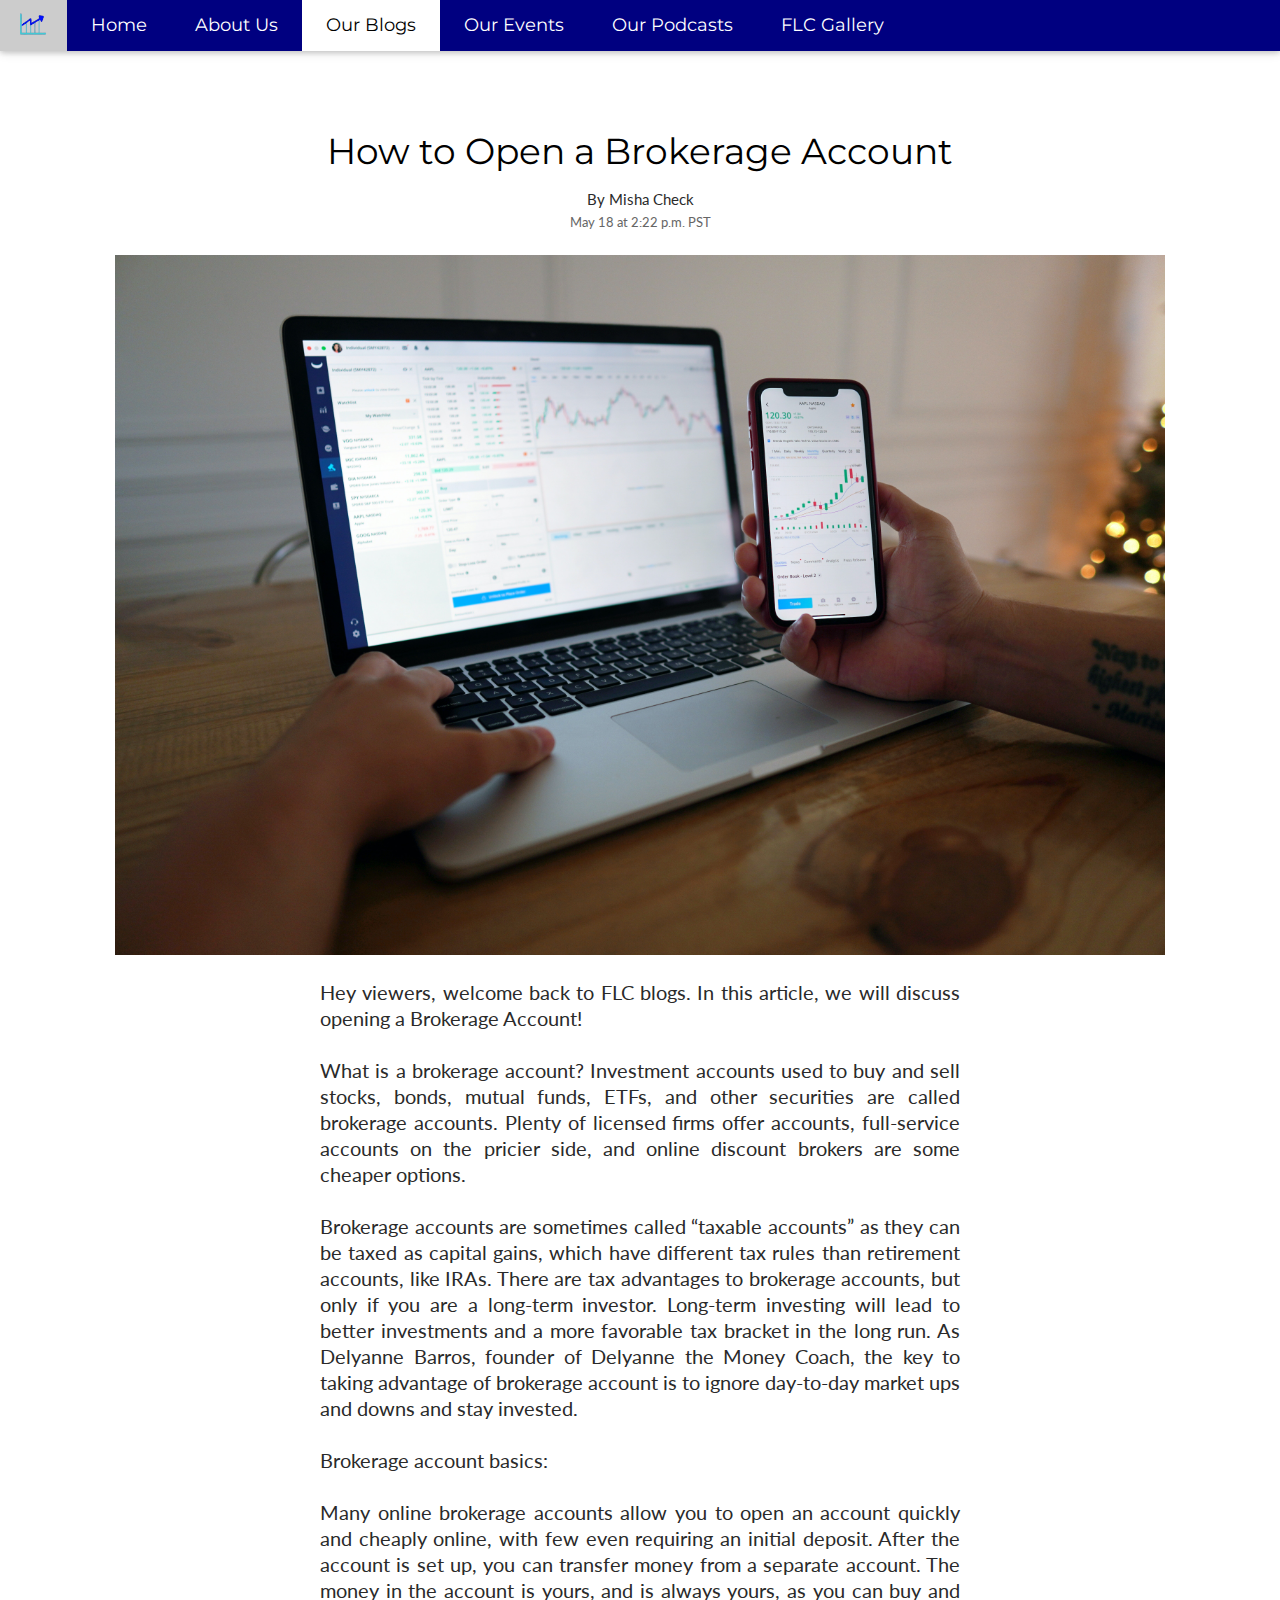
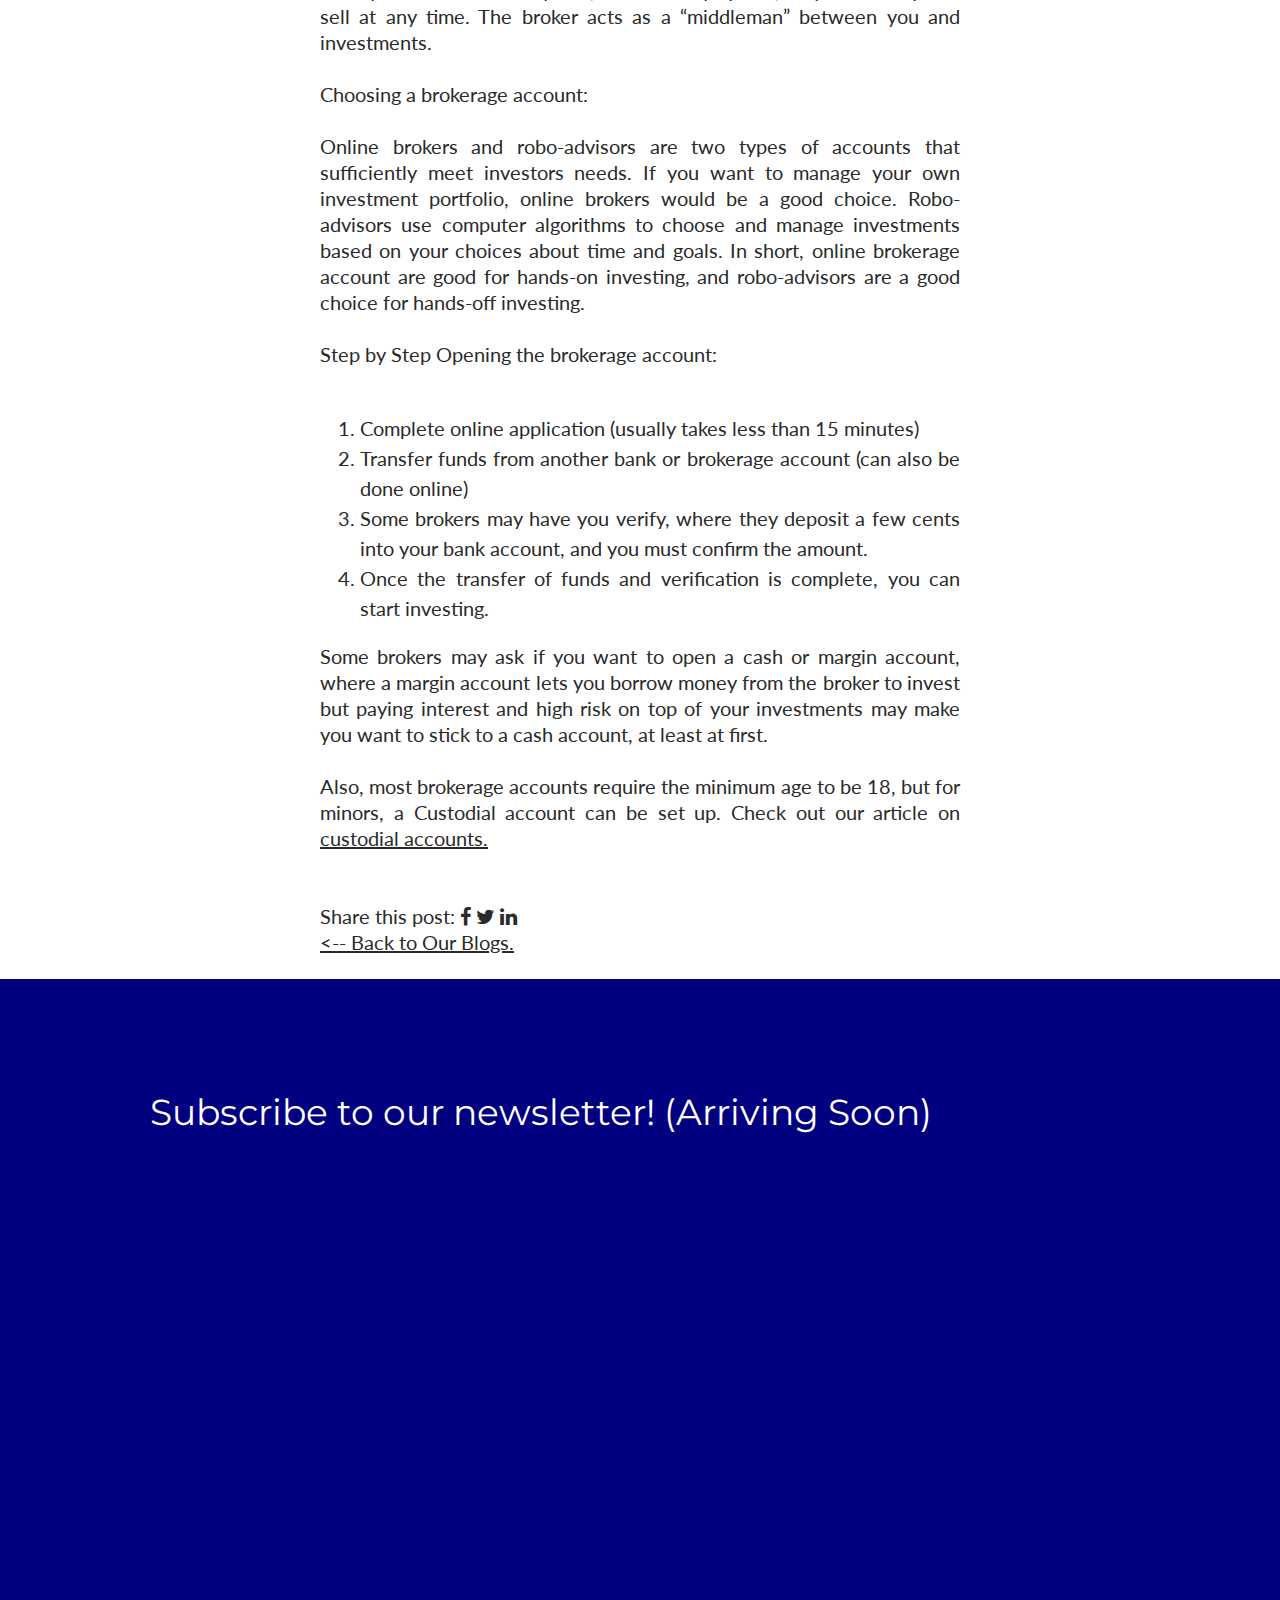
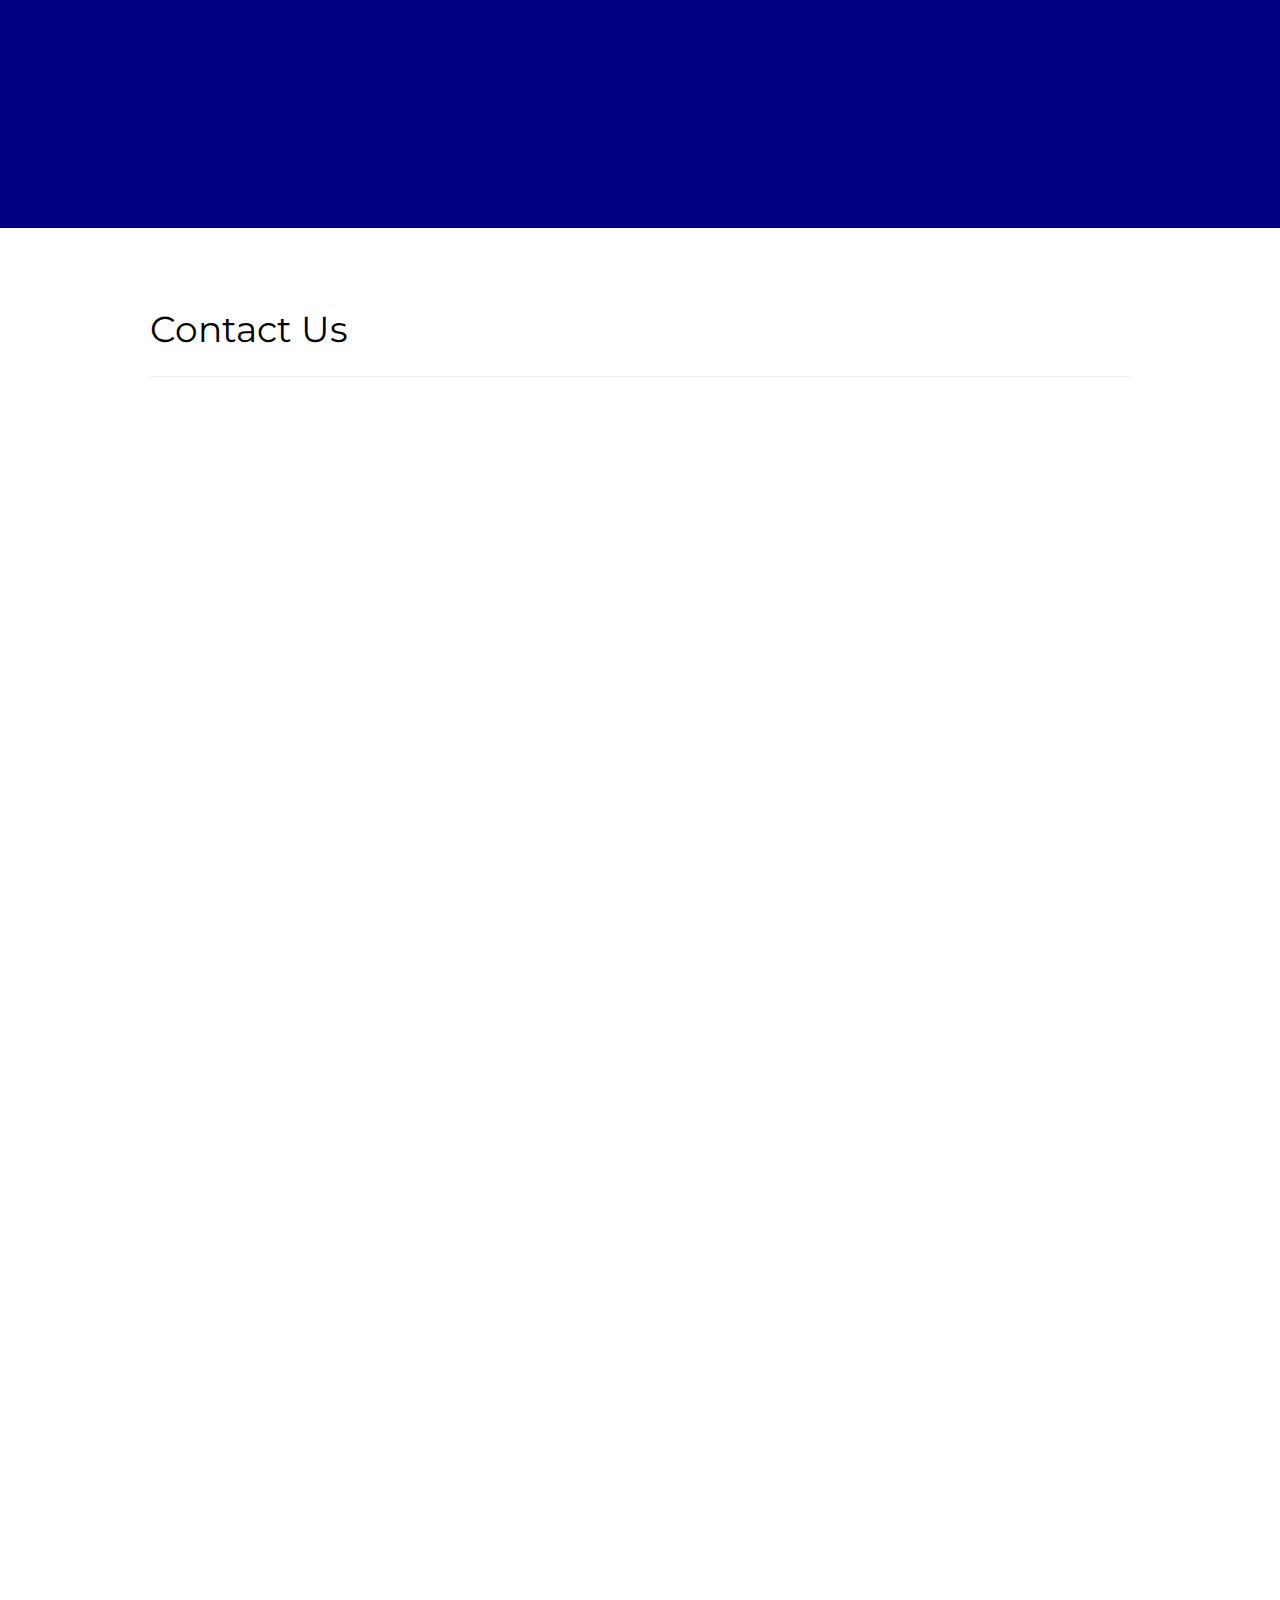
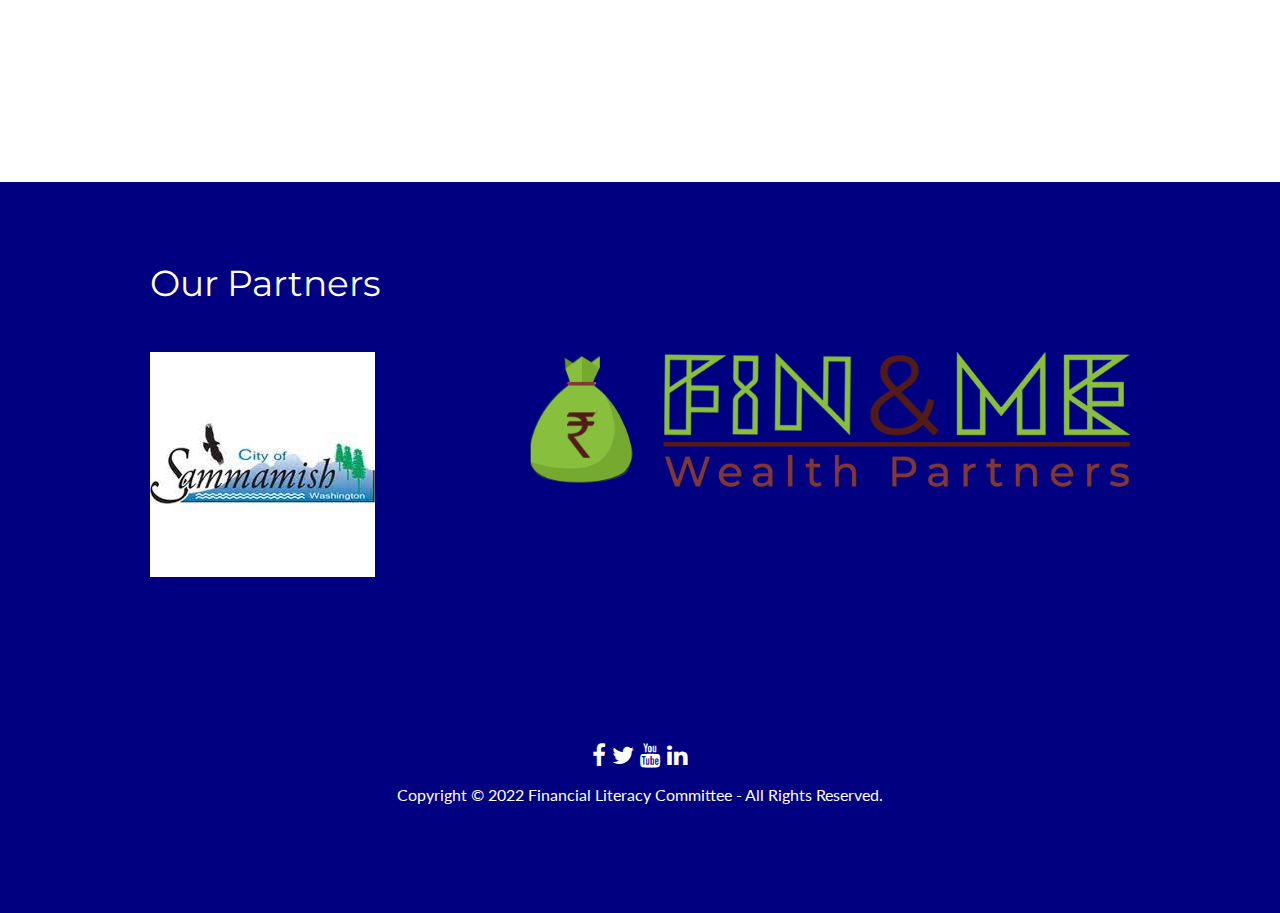
<file: sh-article-howto.html>
<!DOCTYPE html>
<html lang="en">
<head>
<title>How To Create a Brokerage Account</title>
<meta charset="UTF-8">
<link rel="icon" href="flcgraph-removebg-preview.png" type="image/x-icon">
<link rel="shortcut icon" href="flclogo.png" type="image/x-icon" />
<meta name="viewport" content="width=device-width, initial-scale=1">
<link rel="stylesheet" href="style.css">
<link rel="stylesheet" href="https://fonts.googleapis.com/css?family=Lato">
<link rel="stylesheet" href="https://fonts.googleapis.com/css?family=Montserrat">
<link rel="stylesheet" href="https://cdnjs.cloudflare.com/ajax/libs/font-awesome/4.7.0/css/font-awesome.min.css">

<style>
body,h1,h2,h3,h4,h5,h6 {font-family: "Lato", sans-serif}
.w3-bar,h1,button {font-family: "Montserrat", sans-serif}

#bl{
    text-decoration: none;
}

input[type=email] {
  width: 50%;
  padding: 12px 20px;
  margin: 8px 0;
  background-color: transparent;
  border: none;
  border-bottom: 3px solid navy;
}

input[type=button], input[type=submit], input[type=reset] {
  background-color: transparent;
  border: 0px;
  color: transparent;
  padding: 16px 32px;
  text-decoration: none;
  margin: 4px 2px;
  cursor: pointer ;
}
</style>
</head>

<body>

<!-- Navigation Bar -->
<div class="w3-top">
    <div class="w3-bar w3-navy w3-card w3-left-align w3-large">
        <a class="w3-bar-item w3-button w3-hide-medium w3-hide-large w3-right w3-padding-large w3-hover-white w3-large w3-navy" href="javascript:void(0);"  onclick="myFunction()" title="Toggle Navigation Menu"></i></a>
        <a href="index.html" class="w3-bar-item w3-button w3-hide-small"><img src="flcgraph-removebg-preview.png" height="35px" width="35px"></a>
        <a href="index.html" class="w3-bar-item w3-button w3-hide-small w3-padding-large w3-hover-white">Home</a>
        <a href="aboutus.html" class="w3-bar-item w3-button w3-hide-small w3-padding-large w3-hover-white">About Us</a>
        <a href="ourblogs.html" class="w3-bar-item w3-button w3-padding-large w3-white">Our Blogs</a>
        <a href="ourevents.html" class="w3-bar-item w3-button w3-hide-small w3-padding-large w3-hover-white">Our Events</a>
        <a href="ourpodcasts.html" class="w3-bar-item w3-button w3-hide-small w3-padding-large w3-hover-white">Our Podcasts</a>
        <a href="flcgallery.html" class="w3-bar-item w3-button w3-hide-small w3-padding-large w3-hover-white">FLC Gallery</a>
    </div>

    <!-- Navigation Bar on smaller screens -->
    <div id="navDemo" class="w3-bar-block w3-navy w3-hide w3-hide-large w3-hide-medium w3-large">
        <a href="index.html" class="w3-bar-item w3-button w3-padding-large">Home</a>
        <a href="aboutus.html" class="w3-bar-item w3-button w3-padding-large">About Us</a>
        <a href="ourblogs.html" class="w3-bar-item w3-button w3-padding-large">Our Blogs</a>
        <a href="ourevents.html" class="w3-bar-item w3-button w3-padding-large">Our Events</a>
        <a href="ourpodcasts.html" class="w3-bar-item w3-button w3-padding-large">Our Podcasts</a>
        <a href="flcgallery.html" class="w3-bar-item w3-button w3-padding-large">FLC Gallery</a>
    </div>
</div>

<!-- Article -->
<div>
    <div class="grid-full-bleed">
        <div class="centers pt-lg">

            <!-- Title -->
            <div class="w-100 grid-center">
                <h1 class="ml-auto mr-auto font--headline mb-sm mt-sm">How to Open a Brokerage Account</h1>
            </div>

            <!-- Author -->
            <div class="w-100 grid-center">
                <div class="flex justify-center">
                    <div class="flex-column flex items-center">
                        <div class="mb-xxs flex" style="max-width:500px">
                            <span>
                                <div class="dib items-center">
                                    <span>
                                        <div class="dib font-xxs">
                                            <span class="gray-darkest">By Misha Check</span>
                                        </div>
                                    </span>
                            </span>
                        </div>
                    </div>
                </div>
            </div>

            <!-- Date -->
            <div class="mb-md mb-lg-ns font--subhead font-xxxs gray-dark" data-qa="timestamp">
                <span data-qa="display-date" class="gray-dark">May 18 at 2:22 p.m. PST</span>
            </div>

            <!-- Image -->
            <div class="grid-center grid-tablet-full-bleed">
                <div>
                    <div>
                        <figure class="mb-md">
                            <img src="blog1-art1howto.jpg" style="height: 700px; width: 1050px;">
                        </figure>
                    </div>
                </div>
            </div>
            
            <!-- Main Text -->
            <div class="grid-center">
                <div class="grid-center grid-body">
                    <h4 class="font--article-body font-copy pb-md ma-0 gray-darkest">
                        Hey viewers, welcome back to FLC blogs. In this article, we will discuss opening a Brokerage Account!<br><br>
                        What is a brokerage account? Investment accounts used to buy and sell stocks, bonds, mutual funds, ETFs, and other securities are called brokerage accounts. Plenty of licensed firms offer accounts, full-service accounts on the pricier side, and online discount brokers are some cheaper options.<br><br>  
                        Brokerage accounts are sometimes called “taxable accounts” as they can be taxed as capital gains, which have different tax rules than retirement accounts, like IRAs. There are tax advantages to brokerage accounts, but only if you are a long-term investor. Long-term investing will lead to better investments and a more favorable tax bracket in the long run. As Delyanne Barros, founder of Delyanne the Money Coach, the key to taking advantage of brokerage account is to ignore day-to-day market ups and downs and stay invested.<br><br>    
                        Brokerage account basics:<br><br>    
                        Many online brokerage accounts allow you to open an account quickly and cheaply online, with few even requiring an initial deposit. After the account is set up, you can transfer money from a separate account. The money in the account is yours, and is always yours, as you can buy and sell at any time. The broker acts as a “middleman” between you and investments.<br><br>
                        Choosing a brokerage account:<br><br>    
                        Online brokers and robo-advisors are two types of accounts that sufficiently meet investors needs. If you want to manage your own investment portfolio, online brokers would be a good choice. Robo-advisors use computer algorithms to choose and manage investments based on your choices about time and goals. In short, online brokerage account are good for hands-on investing, and robo-advisors are a good choice for hands-off investing.<br><br>    
                        Step by Step Opening the brokerage account:<br><br> 
                        <ol style="line-height: 1.5;">
                            <li>Complete online application (usually takes less than 15 minutes)</li>
                            <li>Transfer funds from another bank or brokerage account (can also be done online)</li>
                            <li>Some brokers may have you verify, where they deposit a few cents into your bank account, and you must confirm the amount.</li>
                            <li>Once the transfer of funds and verification is complete, you can start investing.</li>
                        </ol>
                        Some brokers may ask if you want to open a cash or margin account, where a margin account lets you borrow money from the broker to invest but paying interest and high risk on top of your investments may make you want to stick to a cash account, at least at first.<br><br>
                        Also, most brokerage accounts require the minimum age to be 18, but for minors, a Custodial account can be set up. Check out our article on <a href="articles\sh-article-brok.html" target="blank">custodial accounts.</a><br><br><br>

                        Share this post: <a href="https://www.facebook.com/" target="blank"><i class="fa fa-facebook"></i></a> <a href="https://twitter.com/" target="blank"><i class="fa fa-twitter"></i></a> <a href="http://www.linkedin.com/" target="blank"><i class="fa fa-linkedin"></i></a><br>
                        <a href="ourblogs.html"> &lt;-- Back to Our Blogs.</a>
                    </h4>
                </div>
            </div>

        </div>
    </div>
</div>

<!-- Subscribe -->
<div class="w3-row-padding w3-container w3-navy" style="padding: 96px">
    <div class="w3-content">
        <div class="news-form-group">
            <h1 style="margin-bottom: 15px;">Subscribe to our newsletter! (Arriving Soon)</h1>
            <iframe src="https://docs.google.com/forms/d/e/1FAIpQLScQGPCt5mFIiXLT4buAV71gKTdZ8bpvsh-DX0fNVD4q2xMivA/viewform?embedded=true" width="640" height="573" frameborder="0" marginheight="0" marginwidth="0">Loading…</iframe>
        </div>
    </div>
</div>

<!-- Contact Us -->
<div class="w3-row-padding w3-white w3-padding-64 w3-container">
    <div class="w3-content">
      <h1>Contact Us</h1>
      <hr>
      <iframe src="https://docs.google.com/forms/d/e/1FAIpQLSfDe7cNLoKkUw9BUEBrXhPDJ2IoXmb3utdkfm4gwaOoZt5fpg/viewform?embedded=true" width="640" height="1293" frameborder="0" marginheight="0" marginwidth="0">Loading…</iframe>
      </div>
  </div>
  <br>

<!-- Our Partners -->
<div class="w3-row-padding w3-padding-64 w3-container w3-navy">
    <div class="w3-content">
        <h1 style="padding-bottom: 32px;">Our Partners</h1>
        <a href="https://www.sammamish.us/"><img src="samm.jpg" target="blank"></a>
        <a href="https://finandme.com/"><img src="finandme.png" height="137px" width="600px" style="float: right;" target="blank"></a>
    </div>
</div>

<!-- Footer -->
<footer class="w3-container w3-padding-64 w3-center w3-navy">  
    <div class="w3-xlarge w3-padding-32">
        <a href="https://www.facebook.com/100378079322977"><i class="fa fa-facebook w3-hover-opacity"></i></a>
        <a href="https://www.twitter.com/SettyDhruv"><i class="fa fa-twitter w3-hover-opacity"></i></a>
        <a href="https://www.youtube.com/channel/UCBl5SGOjTAw7ChBdo_3gZwg"><i class="fa fa-youtube w3-hover-opacity"></i></a>
        <a href="https://linkedin.com/company/financial-literacy-committee"><i class="fa fa-linkedin w3-hover-opacity"></i></a>
        <br>
        <h6>Copyright © 2022 Financial Literacy Committee - All Rights Reserved.</h6>
    </div>
</footer>

</body>
</html>
</file>
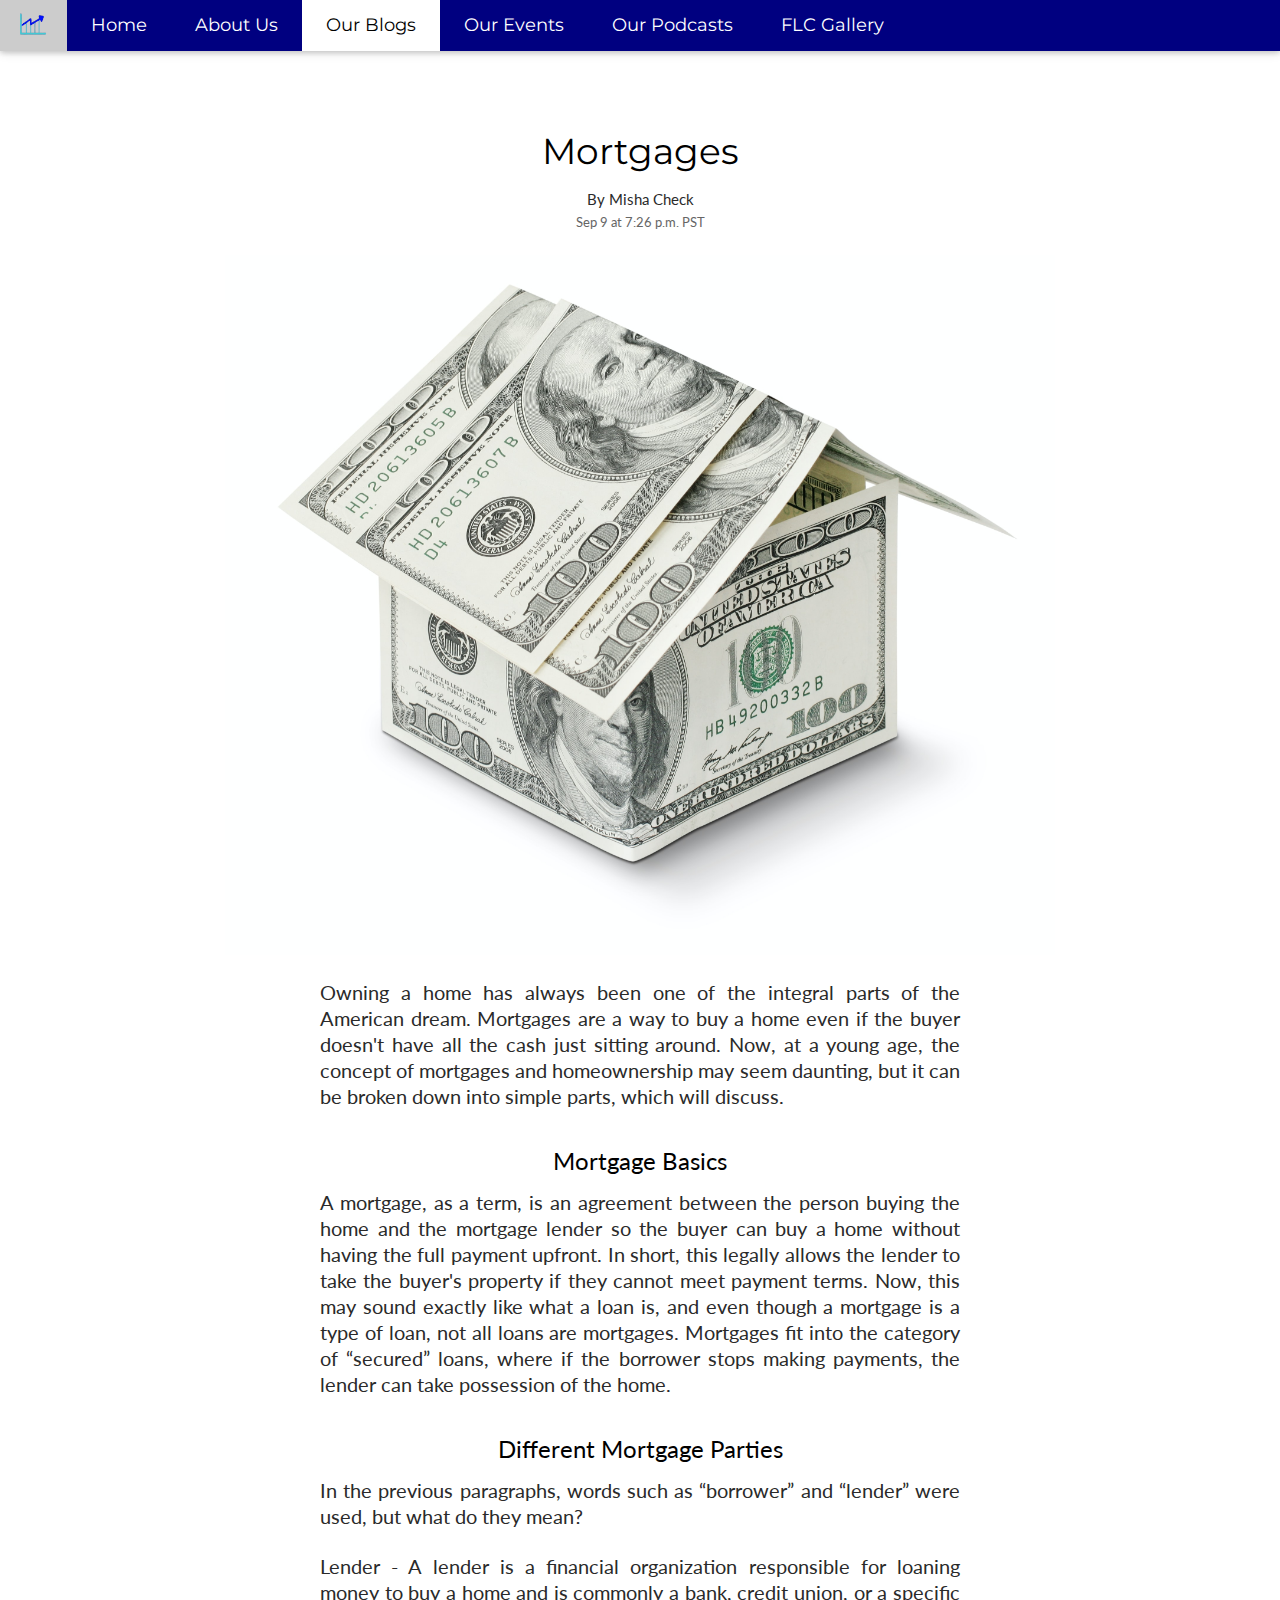
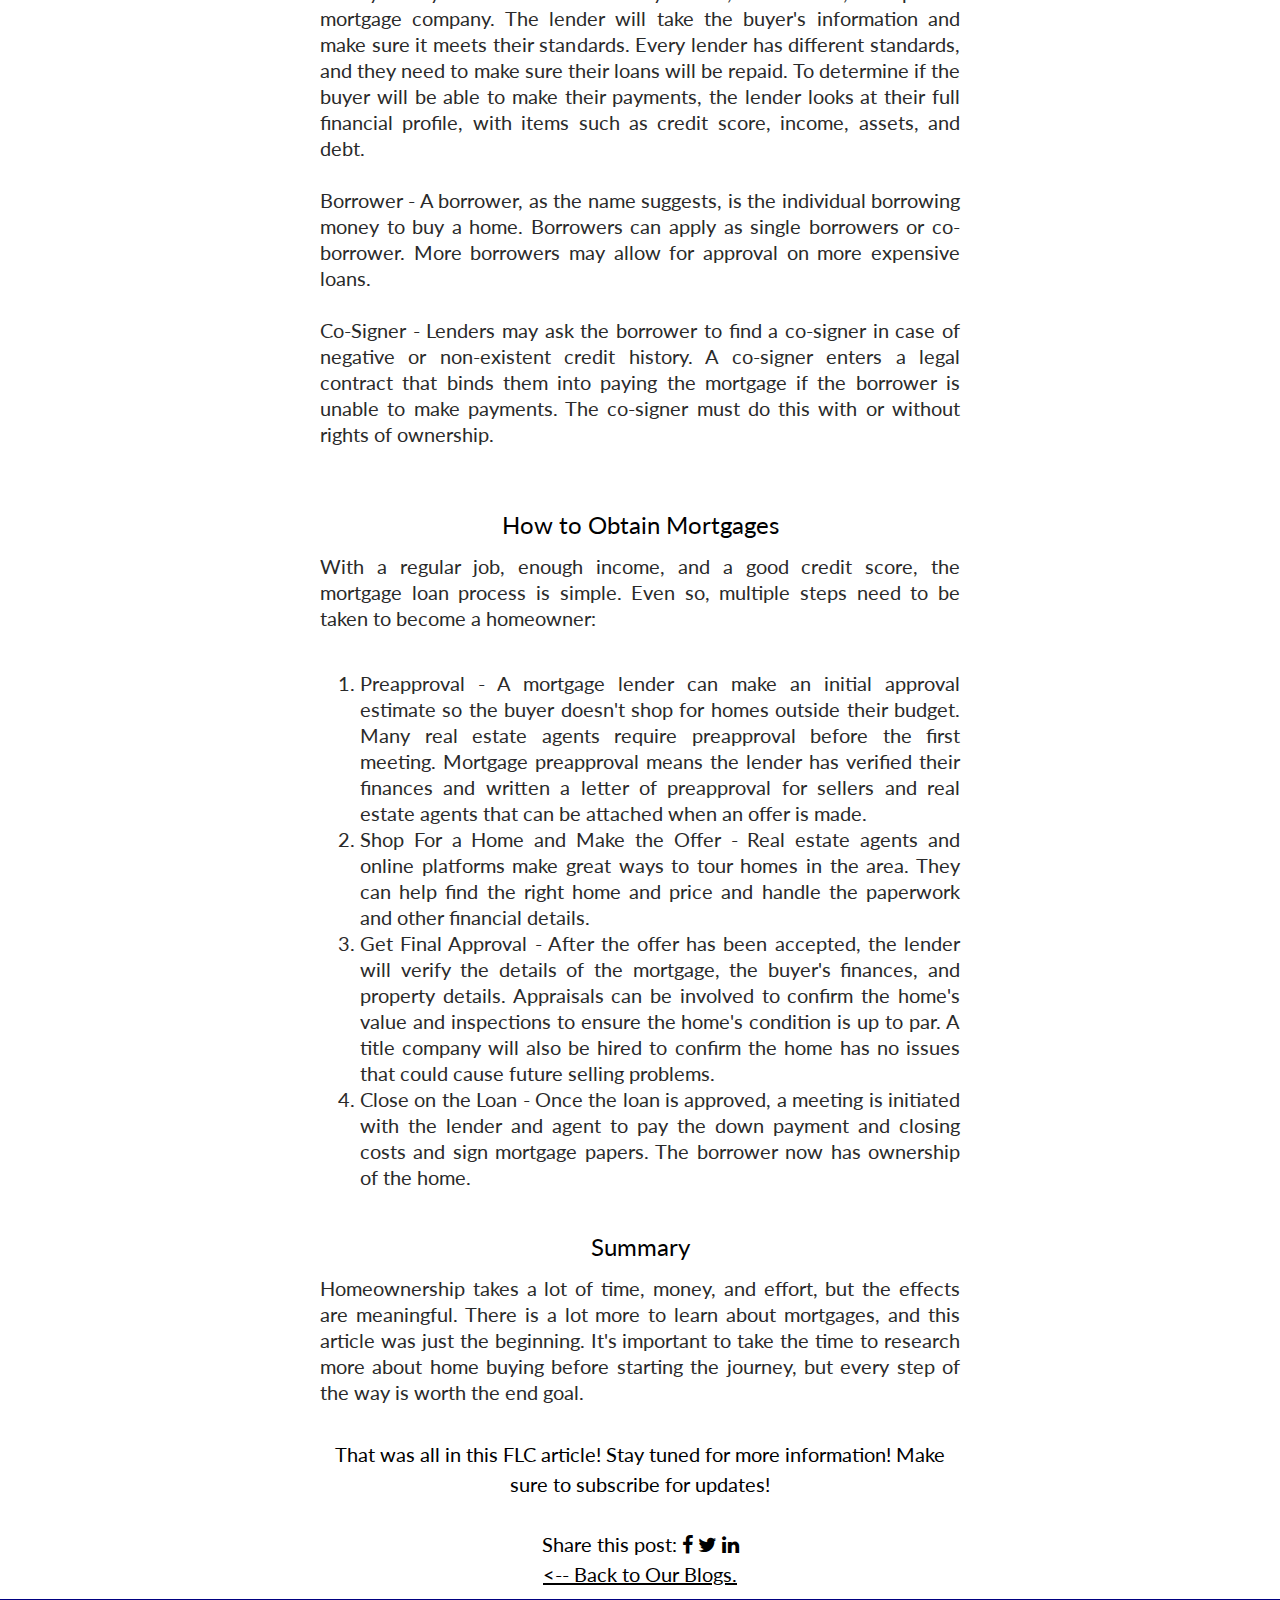
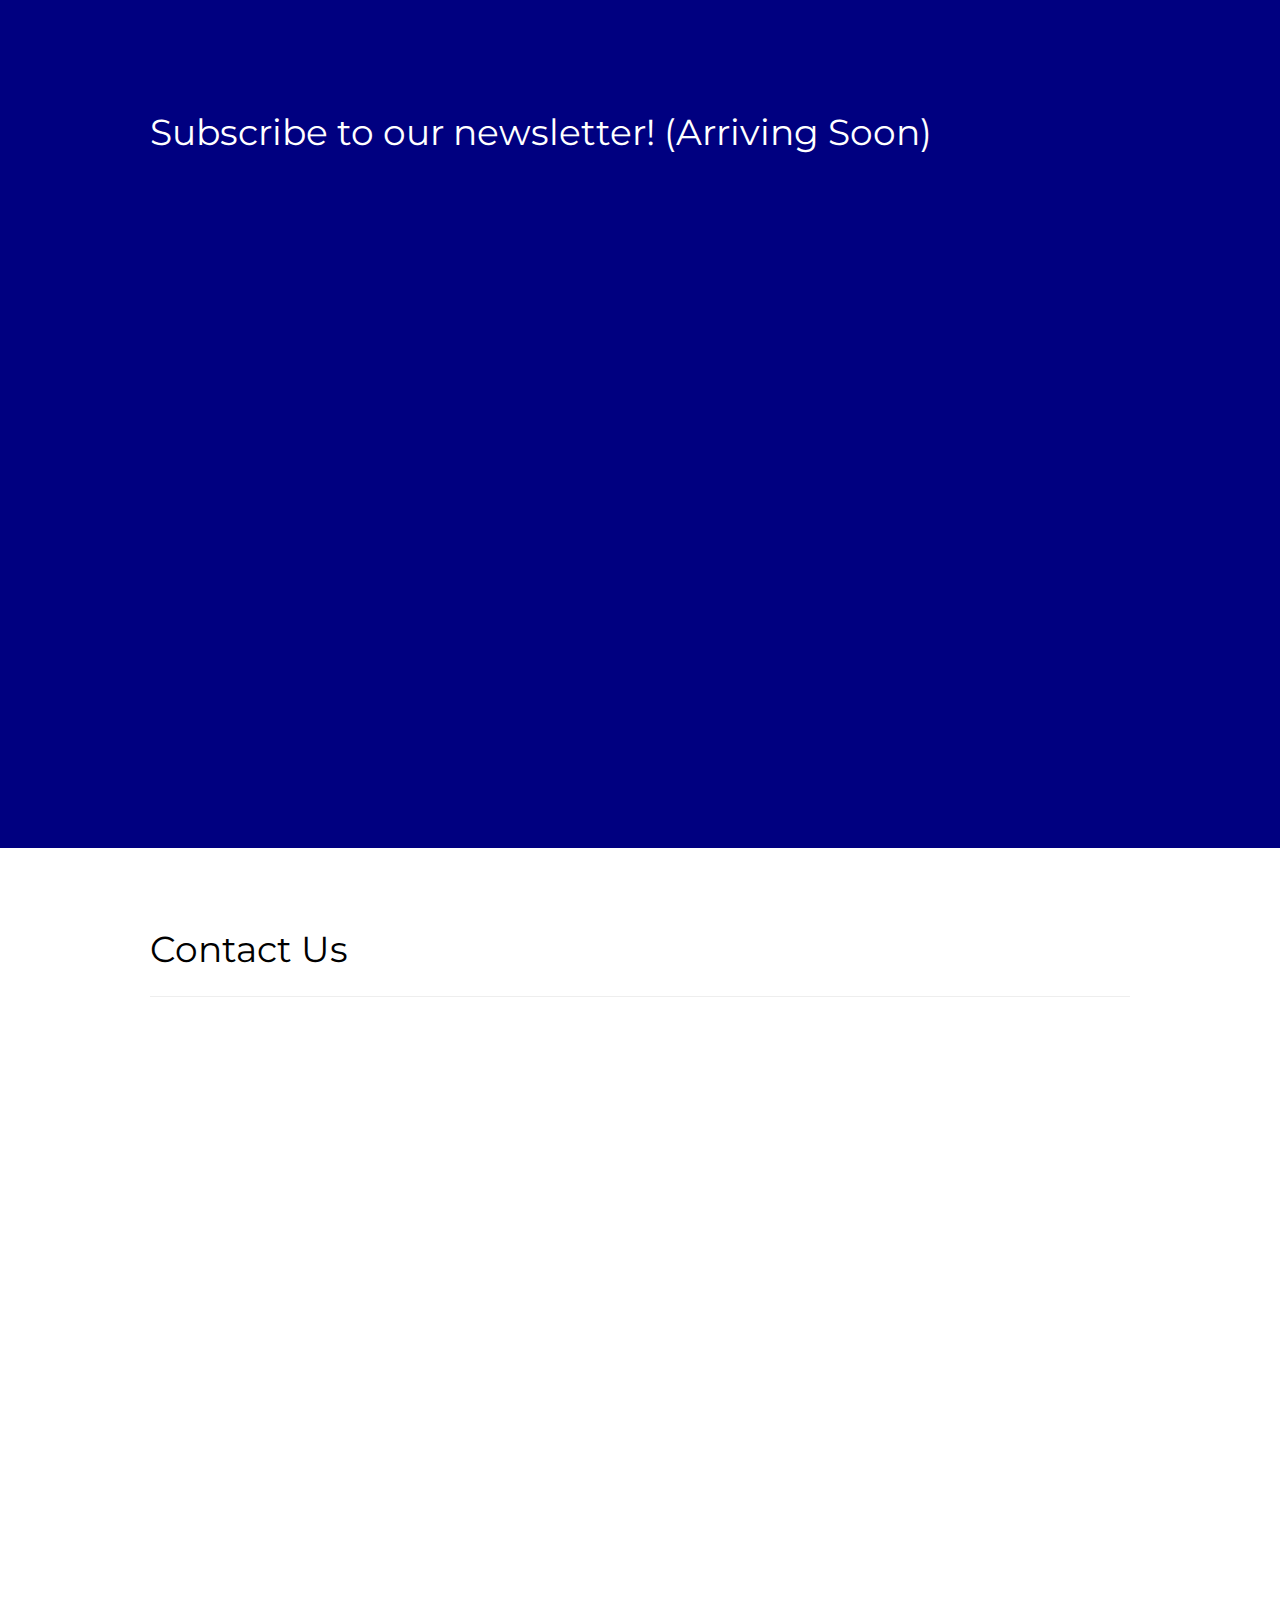
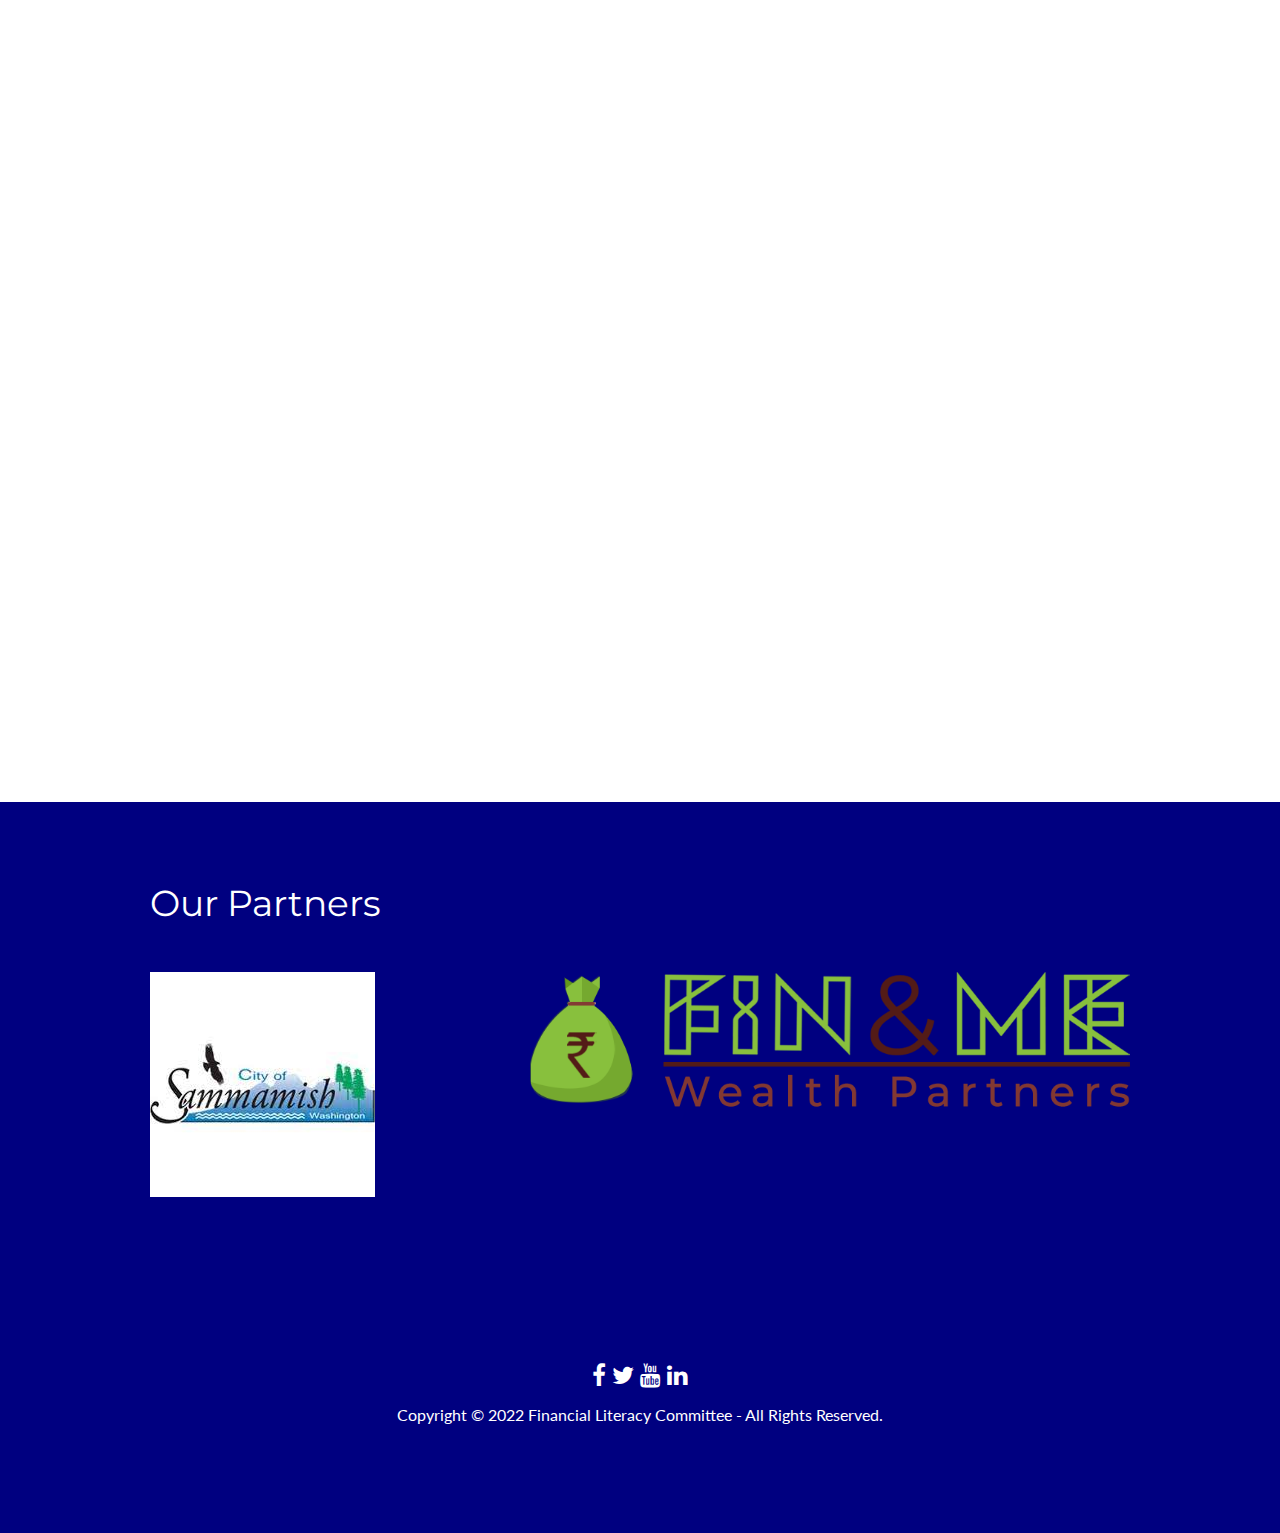
<file: sh-article-mortgage.html>
<!DOCTYPE html>
<html lang="en">
<head>
<title>Mortgages</title>
<meta charset="UTF-8">
<link rel="icon" href="flcgraph-removebg-preview.png" type="image/x-icon">
<link rel="shortcut icon" href="flclogo.png" type="image/x-icon" />
<meta name="viewport" content="width=device-width, initial-scale=1">
<link rel="stylesheet" href="style.css">
<link rel="stylesheet" href="https://fonts.googleapis.com/css?family=Lato">
<link rel="stylesheet" href="https://fonts.googleapis.com/css?family=Montserrat">
<link rel="stylesheet" href="https://cdnjs.cloudflare.com/ajax/libs/font-awesome/4.7.0/css/font-awesome.min.css">

<style>
body,h1,h2,h3,h4,h5,h6 {font-family: "Lato", sans-serif}
.w3-bar,h1,button {font-family: "Montserrat", sans-serif}

#bl{
    text-decoration: none;
}

input[type=email] {
  width: 50%;
  padding: 12px 20px;
  margin: 8px 0;
  background-color: transparent;
  border: none;
  border-bottom: 3px solid navy;
}

input[type=button], input[type=submit], input[type=reset] {
  background-color: transparent;
  border: 0px;
  color: transparent;
  padding: 16px 32px;
  text-decoration: none;
  margin: 4px 2px;
  cursor: pointer ;
}
</style>
</head>

<body>

<!-- Navigation Bar -->
<div class="w3-top">
    <div class="w3-bar w3-navy w3-card w3-left-align w3-large">
        <a class="w3-bar-item w3-button w3-hide-medium w3-hide-large w3-right w3-padding-large w3-hover-white w3-large w3-navy" href="javascript:void(0);"  onclick="myFunction()" title="Toggle Navigation Menu"></i></a>
        <a href="index.html" class="w3-bar-item w3-button w3-hide-small"><img src="flcgraph-removebg-preview.png" height="35px" width="35px"></a>
        <a href="index.html" class="w3-bar-item w3-button w3-hide-small w3-padding-large w3-hover-white">Home</a>
        <a href="aboutus.html" class="w3-bar-item w3-button w3-hide-small w3-padding-large w3-hover-white">About Us</a>
        <a href="ourblogs.html" class="w3-bar-item w3-button w3-padding-large w3-white">Our Blogs</a>
        <a href="ourevents.html" class="w3-bar-item w3-button w3-hide-small w3-padding-large w3-hover-white">Our Events</a>
        <a href="ourpodcasts.html" class="w3-bar-item w3-button w3-hide-small w3-padding-large w3-hover-white">Our Podcasts</a>
        <a href="flcgallery.html" class="w3-bar-item w3-button w3-hide-small w3-padding-large w3-hover-white">FLC Gallery</a>
    </div>

    <!-- Navigation Bar on smaller screens -->
    <div id="navDemo" class="w3-bar-block w3-navy w3-hide w3-hide-large w3-hide-medium w3-large">
        <a href="index.html" class="w3-bar-item w3-button w3-padding-large">Home</a>
        <a href="aboutus.html" class="w3-bar-item w3-button w3-padding-large">About Us</a>
        <a href="ourblogs.html" class="w3-bar-item w3-button w3-padding-large">Our Blogs</a>
        <a href="ourevents.html" class="w3-bar-item w3-button w3-padding-large">Our Events</a>
        <a href="ourpodcasts.html" class="w3-bar-item w3-button w3-padding-large">Our Podcasts</a>
        <a href="flcgallery.html" class="w3-bar-item w3-button w3-padding-large">FLC Gallery</a>
    </div>
</div>

<!-- Article -->
<div>
    <div class="grid-full-bleed">
        <div class="centers pt-lg">

            <!-- Title -->
            <div class="w-100 grid-center">
                <h1 class="ml-auto mr-auto font--headline mb-sm mt-sm">Mortgages</h1>
            </div>

            <!-- Author -->
            <div class="w-100 grid-center">
                <div class="flex justify-center">
                    <div class="flex-column flex items-center">
                        <div class="mb-xxs flex" style="max-width:500px">
                            <span>
                                <div class="dib items-center">
                                    <span>
                                        <div class="dib font-xxs">
                                            <span class="gray-darkest">By Misha Check</span>
                                        </div>
                                    </span>
                            </span>
                        </div>
                    </div>
                </div>
            </div>

            <!-- Date -->
            <div class="mb-md mb-lg-ns font--subhead font-xxxs gray-dark" data-qa="timestamp">
                <span data-qa="display-date" class="gray-dark">Sep 9 at 7:26 p.m. PST</span>
            </div>

            <!-- Image -->
            <div class="grid-center grid-tablet-full-bleed">
                <div>
                    <div>
                        <figure class="mb-md">
                            <img src="blog-art6mort.jpg" style="height: 700px; width: 830px;">
                        </figure>
                    </div>
                </div>
            </div>
            
            <!-- Main Text -->
            <div class="grid-center">
                <div class="grid-center grid-body">
                    <h4 class="font--article-body font-copy pb-md ma-0 gray-darkest">
                        Owning a home has always been one of the integral parts of the American dream. Mortgages are a way to buy a home even if the buyer doesn't have all the cash just sitting around. Now, at a young age, the concept of mortgages and homeownership may seem daunting, but it can be broken down into simple parts, which will discuss.
                    </h4>
                    <h3>
                        Mortgage Basics
                    </h3>
                    <h4 class="font--article-body font-copy pb-md ma-0 gray-darkest">
                        A mortgage, as a term, is an agreement between the person buying the home and the mortgage lender so the buyer can buy a home without having the full payment upfront. In short, this legally allows the lender to take the buyer's property if they cannot meet payment terms. Now, this may sound exactly like what a loan is, and even though a mortgage is a type of loan, not all loans are mortgages. Mortgages fit into the category of “secured” loans, where if the borrower stops making payments, the lender can take possession of the home.  
                    </h4>
                    <h3>
                        Different Mortgage Parties
                    </h3>
                    <h4 class="font--article-body font-copy pb-md ma-0 gray-darkest">
                        In the previous paragraphs, words such as “borrower” and “lender” were used, but what do they mean?
                    </h4>
                    <h4 class="font--article-body font-copy pb-md ma-0 gray-darkest">
                        Lender - A lender is a financial organization responsible for loaning money to buy a home and is commonly a bank, credit union, or a specific mortgage company. The lender will take the buyer's information and make sure it meets their standards. Every lender has different standards, and they need to make sure their loans will be repaid. To determine if the buyer will be able to make their payments, the lender looks at their full financial profile, with items such as credit score, income, assets, and debt.<br><br>

                        Borrower - A borrower, as the name suggests, is the individual borrowing money to buy a home. Borrowers can apply as single borrowers or co-borrower. More borrowers may allow for approval on more expensive loans.<br><br>

                        Co-Signer - Lenders may ask the borrower to find a co-signer in case of negative or non-existent credit history. A co-signer enters a legal contract that binds them into paying the mortgage if the borrower is unable to make payments. The co-signer must do this with or without rights of ownership.<br><br>
                    </h4>
                    <h3>
                        How to Obtain Mortgages
                    </h3>
                    <h4 class="font--article-body font-copy pb-md ma-0 gray-darkest">
                        With a regular job, enough income, and a good credit score, the mortgage loan process is simple. Even so, multiple steps need to be taken to become a homeowner:
                    </h4>
                    <ol>
                        <h4 class="font--article-body font-copy pb-md ma-0 gray-darkest">
                        <li>
                            Preapproval - A mortgage lender can make an initial approval estimate so the buyer doesn't shop for homes outside their budget. Many real estate agents require preapproval before the first meeting. Mortgage preapproval means the lender has verified their finances and written a letter of preapproval for sellers and real estate agents that can be attached when an offer is made. 
                        </li>
                        <li>
                            Shop For a Home and Make the Offer - Real estate agents and online platforms make great ways to tour homes in the area. They can help find the right home and price and handle the paperwork and other financial details.  
                        </li>
                        <li>
                            Get Final Approval - After the offer has been accepted, the lender will verify the details of the mortgage, the buyer's finances, and property details. Appraisals can be involved to confirm the home's value and inspections to ensure the home's condition is up to par. A title company will also be hired to confirm the home has no issues that could cause future selling problems. 
                        </li>
                        <li>
                            Close on the Loan - Once the loan is approved, a meeting is initiated with the lender and agent to pay the down payment and closing costs and sign mortgage papers. The borrower now has ownership of the home. 
                        </li>
                    </h4>
                </ol>
                    <h3>Summary</h3> 
                    <h4 class="font--article-body font-copy pb-md ma-0 gray-darkest">Homeownership takes a lot of time, money, and effort, but the effects are meaningful. There is a lot more to learn about mortgages, and this article was just the beginning. It's important to take the time to research more about home buying before starting the journey, but every step of the way is worth the end goal.</h4> 


                    <h4>
                        That was all in this FLC article! Stay tuned for more information! Make sure to subscribe for updates!<br><br>

                        Share this post: <a href="https://www.facebook.com/" target="blank"><i class="fa fa-facebook"></i></a> <a href="https://twitter.com/" target="blank"><i class="fa fa-twitter"></i></a> <a href="http://www.linkedin.com/" target="blank"><i class="fa fa-linkedin"></i></a><br>
                        <a href="ourblogs.html"> &lt;-- Back to Our Blogs.</a>
                    </h4>
                </div>
            </div>

        </div>
    </div>
</div>

<!-- Subscribe -->
<div class="w3-row-padding w3-container w3-navy" style="padding: 96px">
    <div class="w3-content">
        <div class="news-form-group">
            <h1 style="margin-bottom: 15px;">Subscribe to our newsletter! (Arriving Soon)</h1>
            <iframe src="https://docs.google.com/forms/d/e/1FAIpQLScQGPCt5mFIiXLT4buAV71gKTdZ8bpvsh-DX0fNVD4q2xMivA/viewform?embedded=true" width="640" height="573" frameborder="0" marginheight="0" marginwidth="0">Loading…</iframe>
        </div>
    </div>
</div>

<!-- Contact Us -->
<div class="w3-row-padding w3-white w3-padding-64 w3-container">
    <div class="w3-content">
      <h1>Contact Us</h1>
      <hr>
      <iframe src="https://docs.google.com/forms/d/e/1FAIpQLSfDe7cNLoKkUw9BUEBrXhPDJ2IoXmb3utdkfm4gwaOoZt5fpg/viewform?embedded=true" width="640" height="1293" frameborder="0" marginheight="0" marginwidth="0">Loading…</iframe>
      </div>
  </div>
  <br>

<!-- Our Partners -->
<div class="w3-row-padding w3-padding-64 w3-container w3-navy">
    <div class="w3-content">
        <h1 style="padding-bottom: 32px;">Our Partners</h1>
        <a href="https://www.sammamish.us/"><img src="samm.jpg" target="blank"></a>
        <a href="https://finandme.com/"><img src="finandme.png" height="137px" width="600px" style="float: right;" target="blank"></a>
    </div>
</div>

<!-- Footer -->
<footer class="w3-container w3-padding-64 w3-center w3-navy">  
    <div class="w3-xlarge w3-padding-32">
        <a href="https://www.facebook.com/100378079322977"><i class="fa fa-facebook w3-hover-opacity"></i></a>
        <a href="https://www.twitter.com/SettyDhruv"><i class="fa fa-twitter w3-hover-opacity"></i></a>
        <a href="https://www.youtube.com/channel/UCBl5SGOjTAw7ChBdo_3gZwg"><i class="fa fa-youtube w3-hover-opacity"></i></a>
        <a href="https://linkedin.com/company/financial-literacy-committee"><i class="fa fa-linkedin w3-hover-opacity"></i></a>
        <br>
        <h6>Copyright © 2022 Financial Literacy Committee - All Rights Reserved.</h6>
    </div>
</footer>

</body>
</html>
</file>
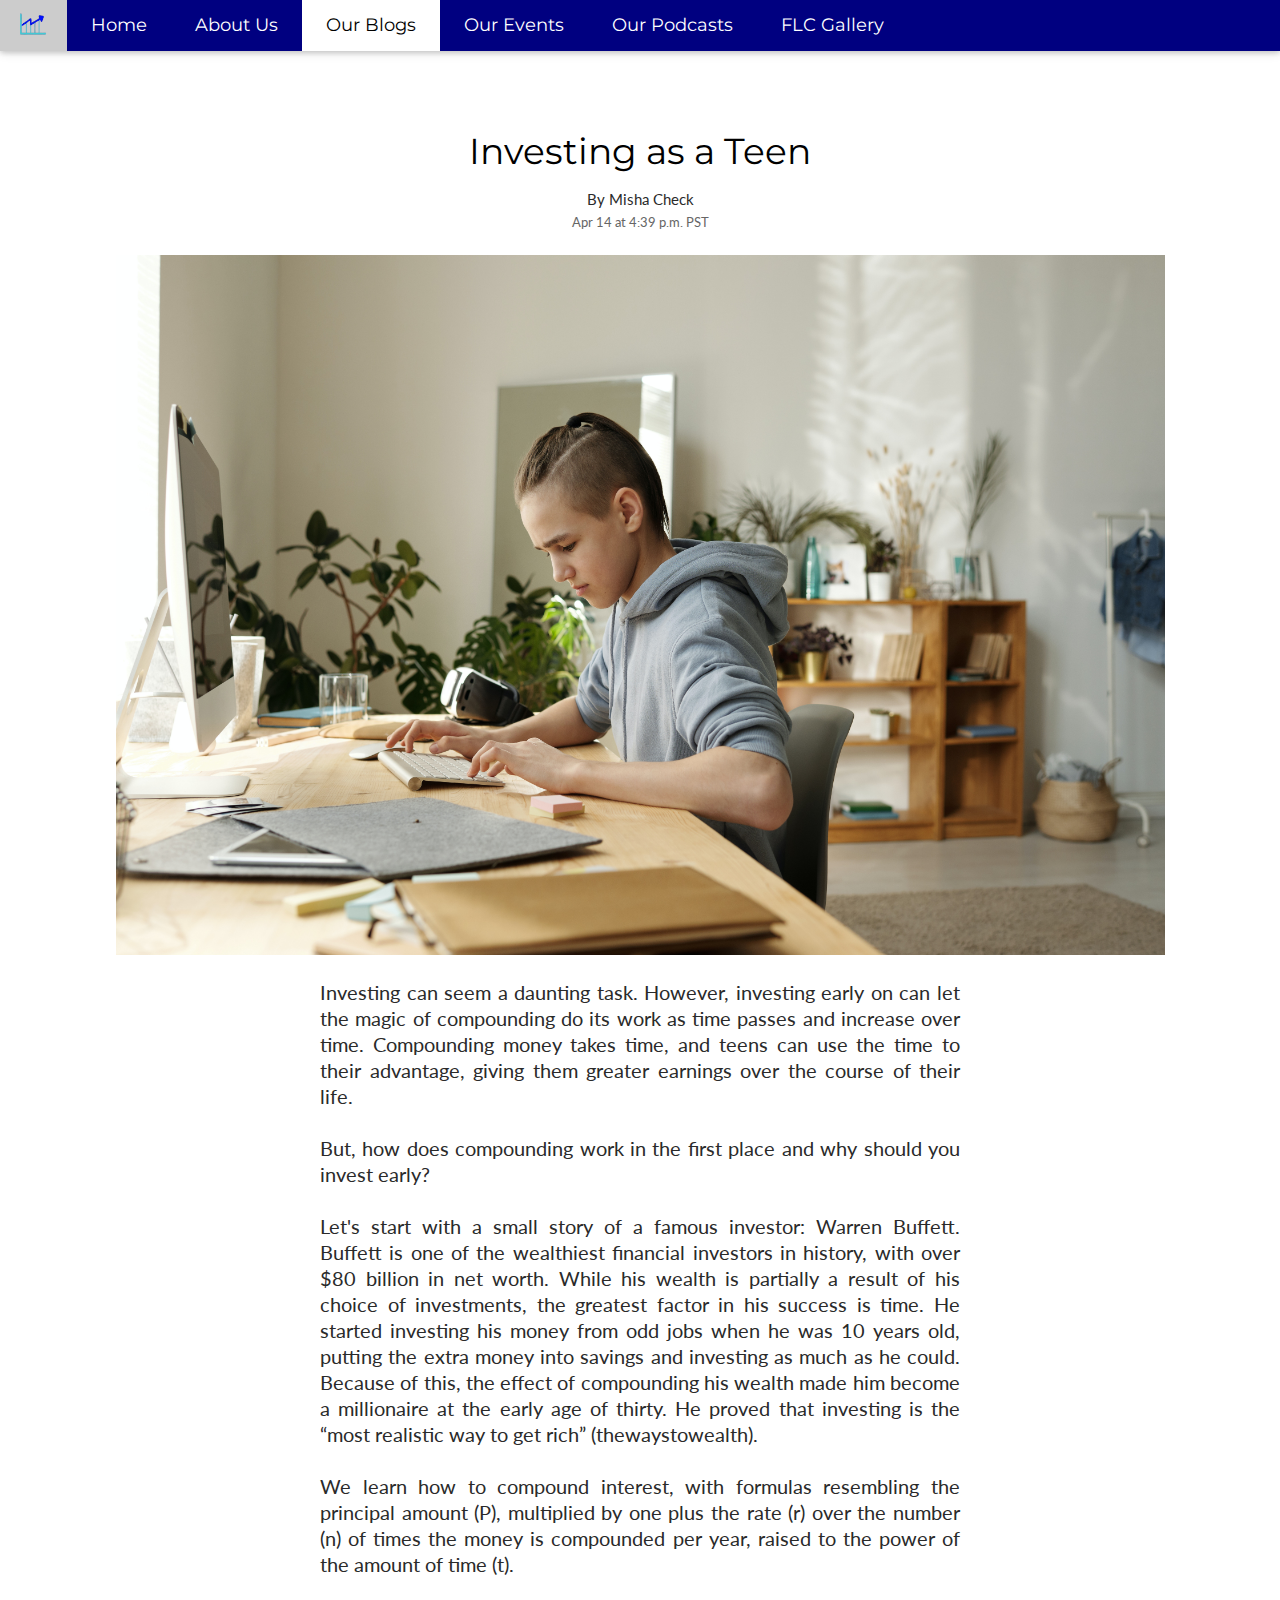
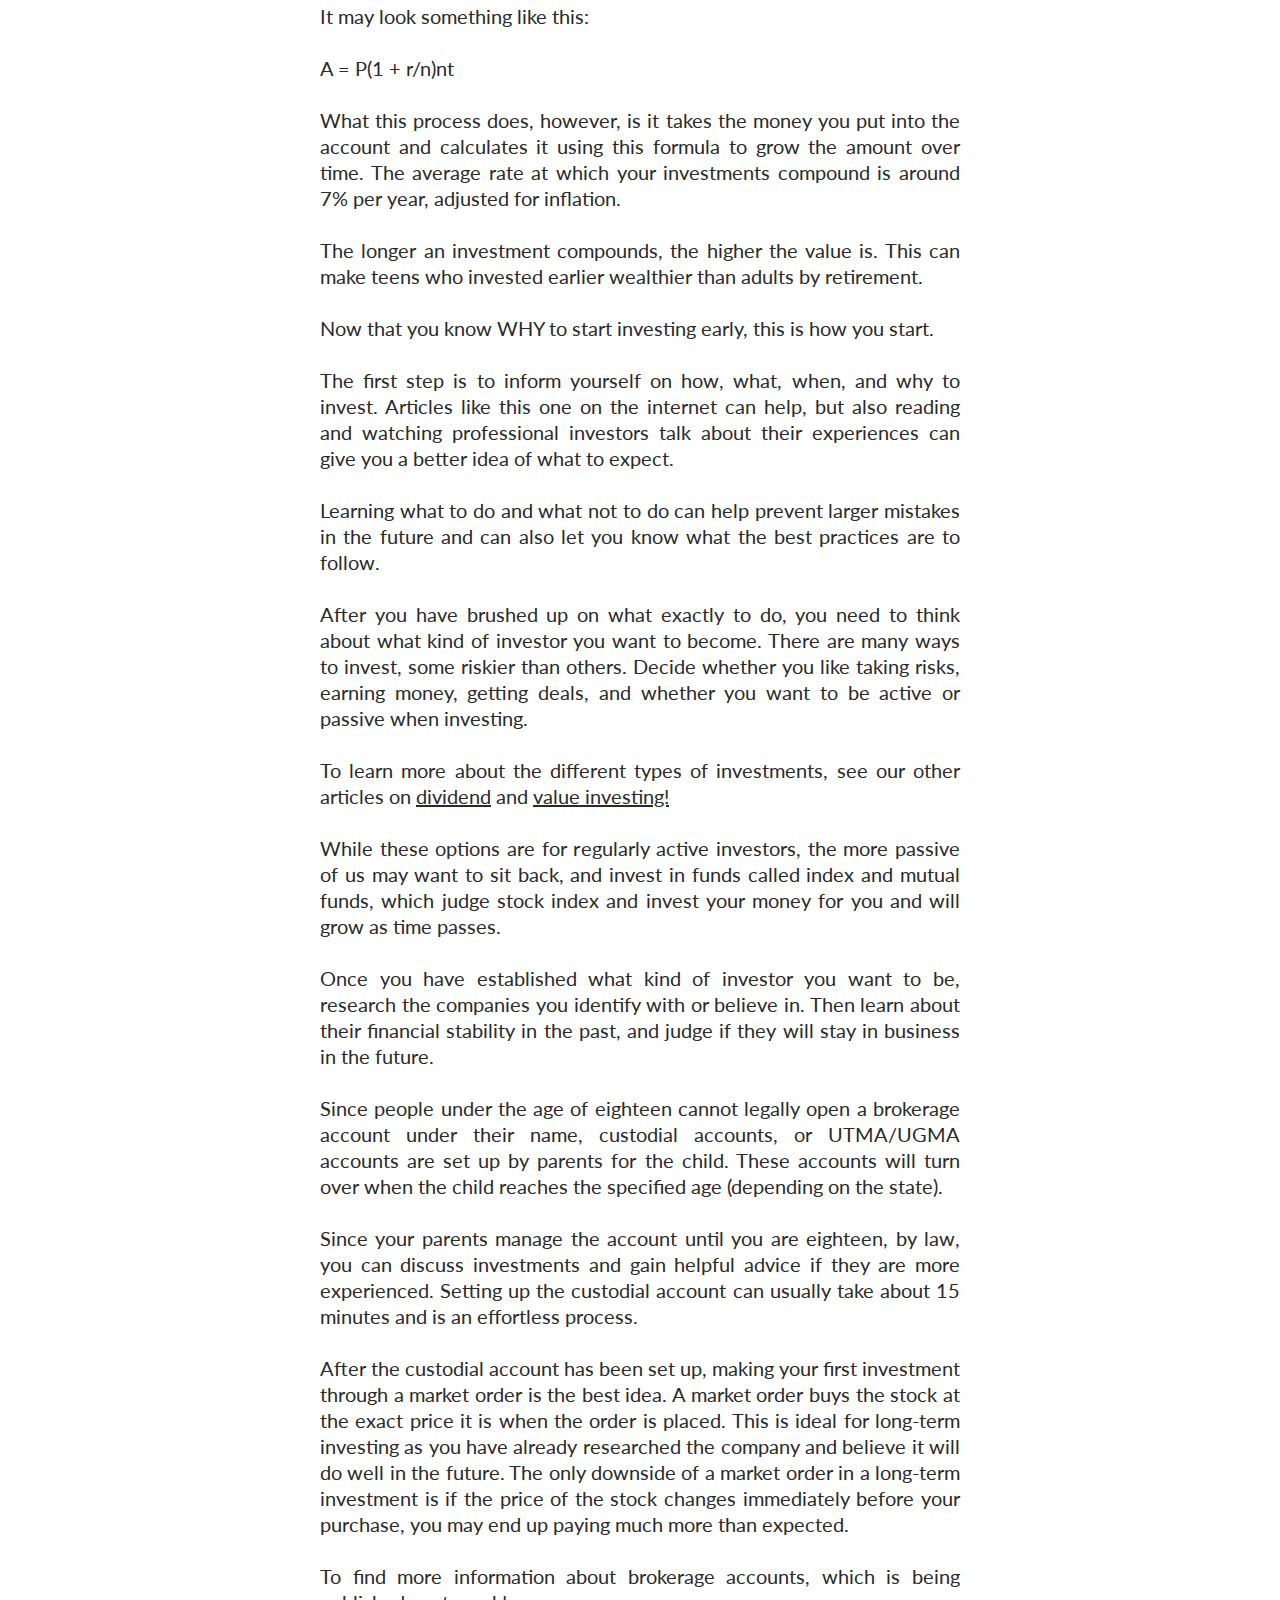
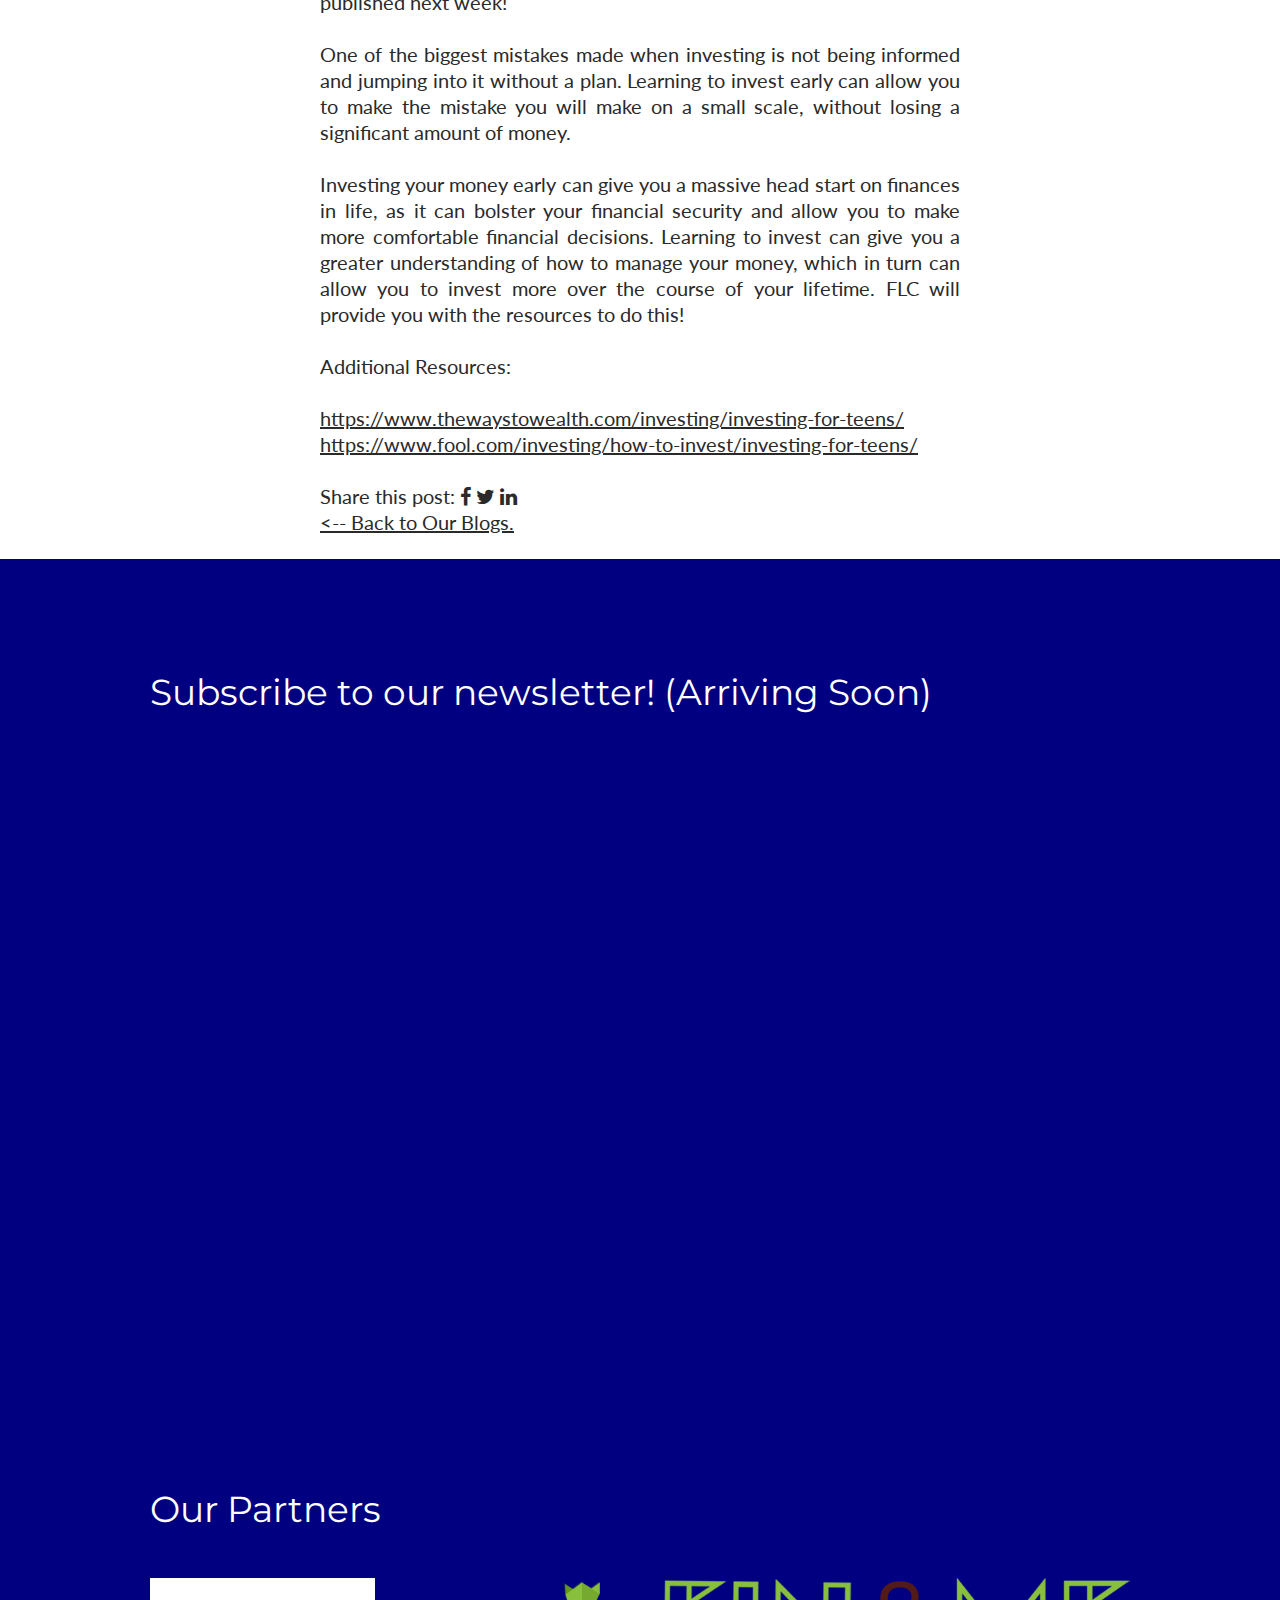
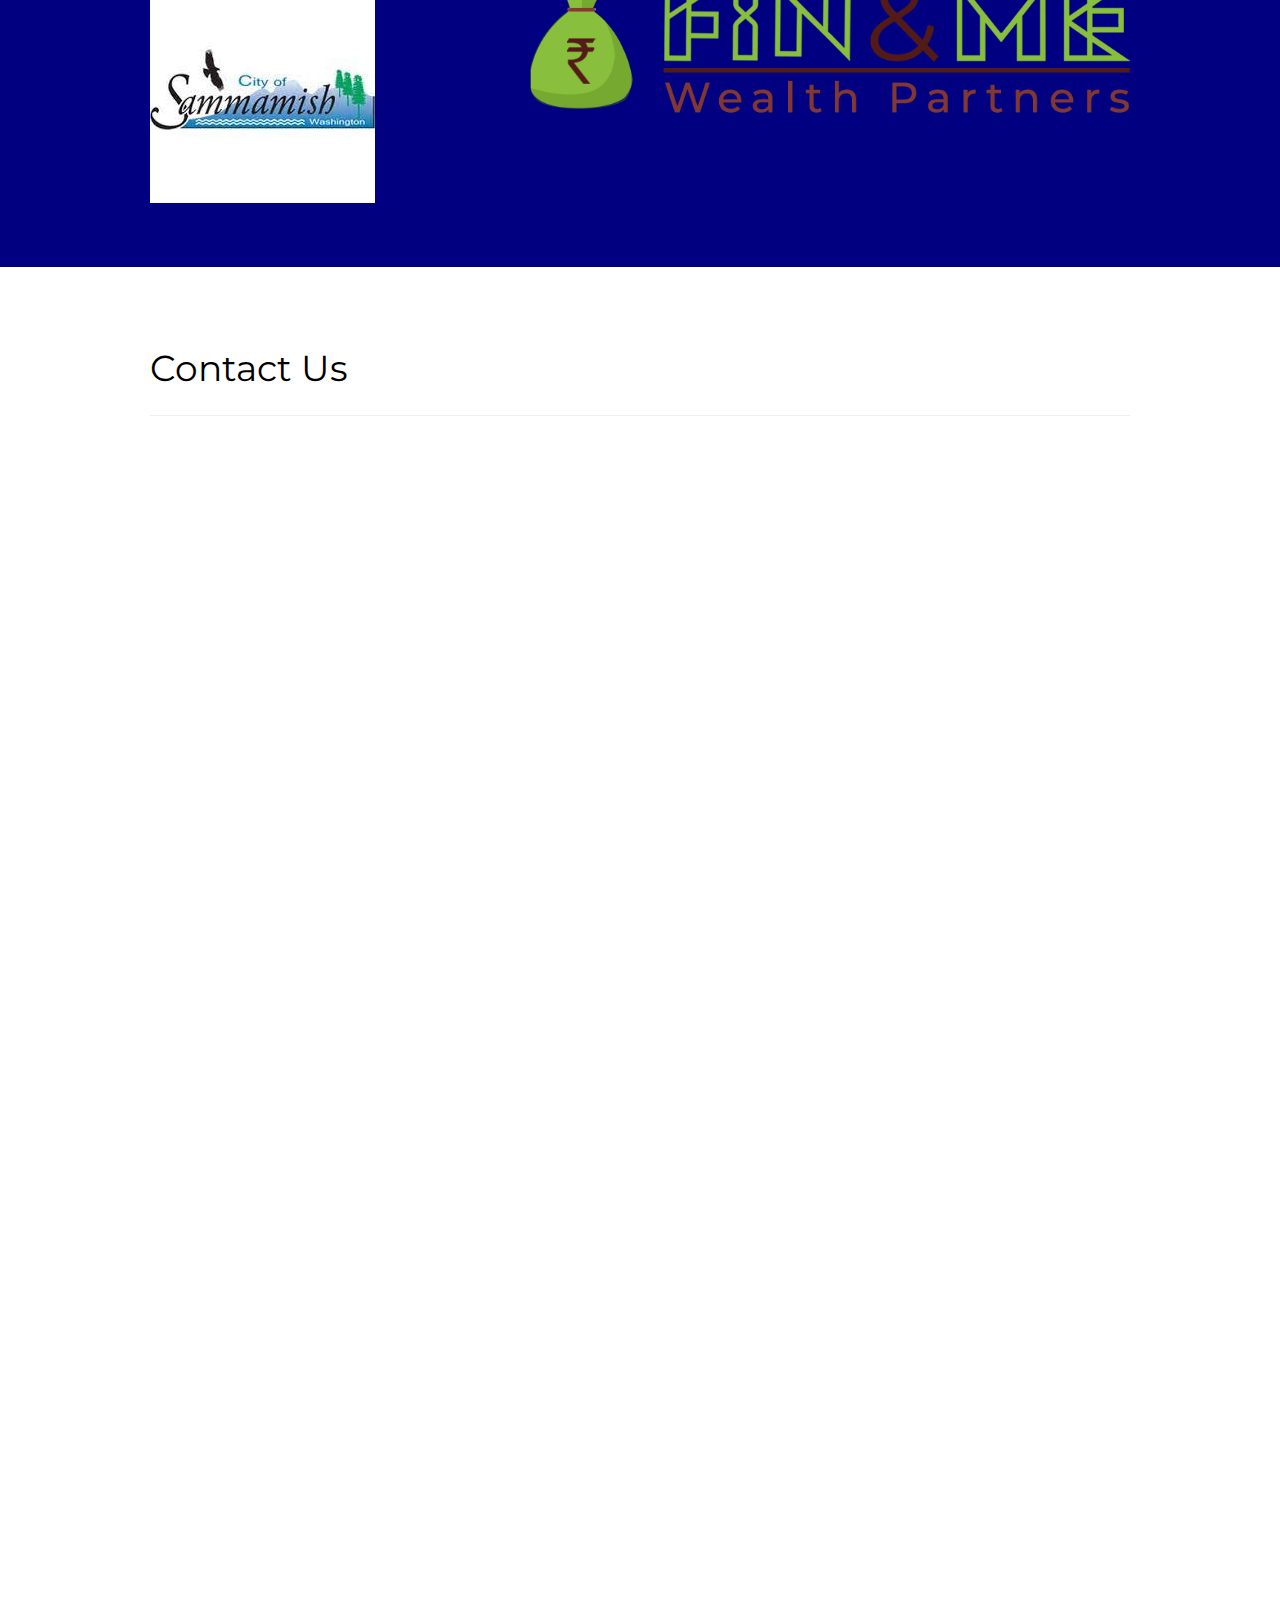
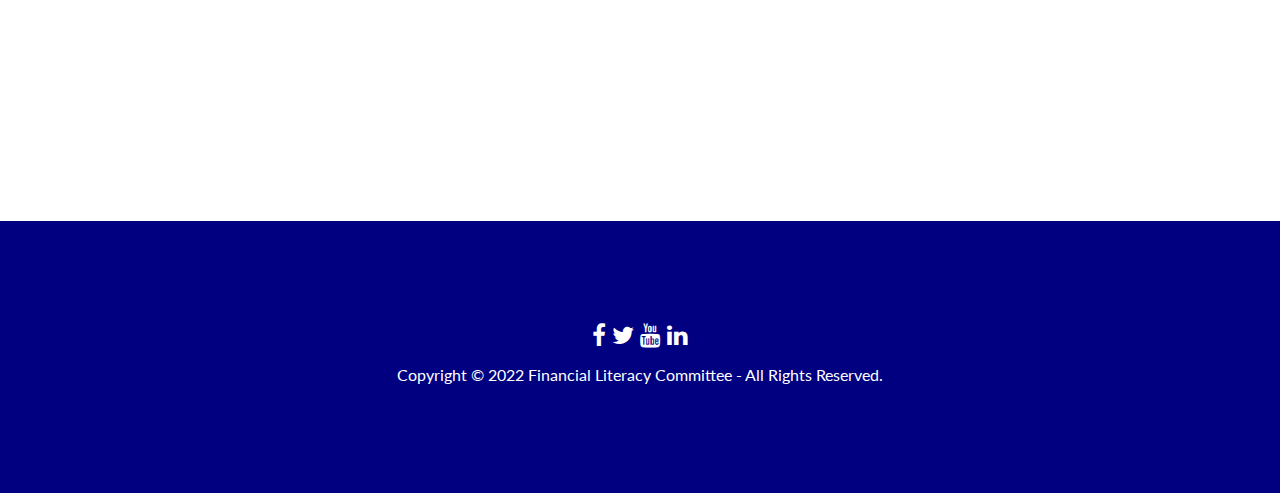
<file: sh-article-teen.html>
<!DOCTYPE html>
<html lang="en">
<head>
<title>Investing as a Teen</title>
<meta charset="UTF-8">
<link rel="icon" href="flcgraph-removebg-preview.png" type="image/x-icon">
<link rel="shortcut icon" href="flclogo.png" type="image/x-icon" />
<meta name="viewport" content="width=device-width, initial-scale=1">
<link rel="stylesheet" href="style.css">
<link rel="stylesheet" href="https://fonts.googleapis.com/css?family=Lato">
<link rel="stylesheet" href="https://fonts.googleapis.com/css?family=Montserrat">
<link rel="stylesheet" href="https://cdnjs.cloudflare.com/ajax/libs/font-awesome/4.7.0/css/font-awesome.min.css">

<style>
body,h1,h2,h3,h4,h5,h6 {font-family: "Lato", sans-serif}
.w3-bar,h1,button {font-family: "Montserrat", sans-serif}

#bl{
    text-decoration: none;
}

input[type=email] {
  width: 50%;
  padding: 12px 20px;
  margin: 8px 0;
  background-color: transparent;
  border: none;
  border-bottom: 3px solid navy;
}

input[type=button], input[type=submit], input[type=reset] {
  background-color: transparent;
  border: 0px;
  color: transparent;
  padding: 16px 32px;
  text-decoration: none;
  margin: 4px 2px;
  cursor: pointer ;
}
</style>
</head>

<body>

<!-- Navigation Bar -->
<div class="w3-top">
    <div class="w3-bar w3-navy w3-card w3-left-align w3-large">
        <a class="w3-bar-item w3-button w3-hide-medium w3-hide-large w3-right w3-padding-large w3-hover-white w3-large w3-navy" href="javascript:void(0);"  onclick="myFunction()" title="Toggle Navigation Menu"></i></a>
        <a href="index.html" class="w3-bar-item w3-button w3-hide-small"><img src="flcgraph-removebg-preview.png" height="35px" width="35px"></a>
        <a href="index.html" class="w3-bar-item w3-button w3-hide-small w3-padding-large w3-hover-white">Home</a>
        <a href="aboutus.html" class="w3-bar-item w3-button w3-hide-small w3-padding-large w3-hover-white">About Us</a>
        <a href="ourblogs.html" class="w3-bar-item w3-button w3-padding-large w3-white">Our Blogs</a>
        <a href="ourevents.html" class="w3-bar-item w3-button w3-hide-small w3-padding-large w3-hover-white">Our Events</a>
        <a href="ourpodcasts.html" class="w3-bar-item w3-button w3-hide-small w3-padding-large w3-hover-white">Our Podcasts</a>
        <a href="flcgallery.html" class="w3-bar-item w3-button w3-hide-small w3-padding-large w3-hover-white">FLC Gallery</a>
    </div>

    <!-- Navigation Bar on smaller screens -->
    <div id="navDemo" class="w3-bar-block w3-navy w3-hide w3-hide-large w3-hide-medium w3-large">
        <a href="index.html" class="w3-bar-item w3-button w3-padding-large">Home</a>
        <a href="aboutus.html" class="w3-bar-item w3-button w3-padding-large">About Us</a>
        <a href="ourblogs.html" class="w3-bar-item w3-button w3-padding-large">Our Blogs</a>
        <a href="ourevents.html" class="w3-bar-item w3-button w3-padding-large">Our Events</a>
        <a href="ourpodcasts.html" class="w3-bar-item w3-button w3-padding-large">Our Podcasts</a>
        <a href="flcgallery.html" class="w3-bar-item w3-button w3-padding-large">FLC Gallery</a>
    </div>
</div>

<!-- Article -->
<div>
    <div class="grid-full-bleed">
        <div class="centers pt-lg">

            <!-- Title -->
            <div class="w-100 grid-center">
                <h1 class="ml-auto mr-auto font--headline mb-sm mt-sm">Investing as a Teen</h1>
            </div>

            <!-- Author -->
            <div class="w-100 grid-center">
                <div class="flex justify-center">
                    <div class="flex-column flex items-center">
                        <div class="mb-xxs flex" style="max-width:500px">
                            <span>
                                <div class="dib items-center">
                                    <span>
                                        <div class="dib font-xxs">
                                            <span class="gray-darkest">By Misha Check</span>
                                        </div>
                                    </span>
                            </span>
                        </div>
                    </div>
                </div>
            </div>

            <!-- Date -->
            <div class="mb-md mb-lg-ns font--subhead font-xxxs gray-dark" data-qa="timestamp">
                <span data-qa="display-date" class="gray-dark">Apr 14 at 4:39 p.m. PST</span>
            </div>

            <!-- Image -->
            <div class="grid-center grid-tablet-full-bleed">
                <div>
                    <div>
                        <figure class="mb-md">
                            <img src="blog-art4teen.jpg" style="height: 700px; width: 1049px;">
                        </figure>
                    </div>
                </div>
            </div>
            
            <!-- Main Text -->
            <div class="grid-center">
                <div class="grid-center grid-body">
                    <h4 class="font--article-body font-copy pb-md ma-0 gray-darkest">
                        Investing can seem a daunting task. However, investing early on can let the magic of compounding do its work as time passes and increase over time. Compounding money takes time, and teens can use the time to their advantage, giving them greater earnings over the course of their life.<br><br>
                        But, how does compounding work in the first place and why should you invest early?<br><br>
                        Let's start with a small story of a famous investor: Warren Buffett. Buffett is one of the wealthiest financial investors in history, with over $80 billion in net worth. While his wealth is partially a result of his choice of investments, the greatest factor in his success is time. He started investing his money from odd jobs when he was 10 years old, putting the extra money into savings and investing as much as he could. Because of this, the effect of compounding his wealth made him become a millionaire at the early age of thirty. He proved that investing is the “most realistic way to get rich” (thewaystowealth).<br><br>
                        We learn how to compound interest, with formulas resembling the principal amount (P), multiplied by one plus the rate (r) over the number (n) of times the money is compounded per year, raised to the power of the amount of time (t).<br><br>
                        It may look something like this:<br><br>
                        A = P(1 + r/n)nt<br><br> 
                        What this process does, however, is it takes the money you put into the account and calculates it using this formula to grow the amount over time. The average rate at which your investments compound is around 7% per year, adjusted for inflation.<br><br>
                        The longer an investment compounds, the higher the value is. This can make teens who invested earlier wealthier than adults by retirement.<br><br>
                        Now that you know WHY to start investing early, this is how you start.<br><br>
                        The first step is to inform yourself on how, what, when, and why to invest. Articles like this one on the internet can help, but also reading and watching professional investors talk about their experiences can give you a better idea of what to expect.<br><br>
                        Learning what to do and what not to do can help prevent larger mistakes in the future and can also let you know what the best practices are to follow.<br><br>
                        After you have brushed up on what exactly to do, you need to think about what kind of investor you want to become. There are many ways to invest, some riskier than others. Decide whether you like taking risks, earning money, getting deals, and whether you want to be active or passive when investing.<br><br>
                        To learn more about the different types of investments, see our other articles on <a href="sh-article-divid.html" target="blank">dividend</a> and <a href="sh-article-value.html" target="blank">value investing!</a><br><br>
                        While these options are for regularly active investors, the more passive of us may want to sit back, and invest in funds called index and mutual funds, which judge stock index and invest your money for you and will grow as time passes.<br><br>
                        Once you have established what kind of investor you want to be, research the companies you identify with or believe in. Then learn about their financial stability in the past, and judge if they will stay in business in the future.<br><br>
                        Since people under the age of eighteen cannot legally open a brokerage account under their name, custodial accounts, or UTMA/UGMA accounts are set up by parents for the child. These accounts will turn over when the child reaches the specified age (depending on the state).<br><br>
                        Since your parents manage the account until you are eighteen, by law, you can discuss investments and gain helpful advice if they are more experienced. Setting up the custodial account can usually take about 15 minutes and is an effortless process.<br><br>
                        After the custodial account has been set up, making your first investment through a market order is the best idea. A market order buys the stock at the exact price it is when the order is placed. This is ideal for long-term investing as you have already researched the company and believe it will do well in the future. The only downside of a market order in a long-term investment is if the price of the stock changes immediately before your purchase, you may end up paying much more than expected.<br><br>
                        To find more information about brokerage accounts, which is being published next week!<br><br>
                        One of the biggest mistakes made when investing is not being informed and jumping into it without a plan. Learning to invest early can allow you to make the mistake you will make on a small scale, without losing a significant amount of money.<br><br>
                        Investing your money early can give you a massive head start on finances in life, as it can bolster your financial security and allow you to make more comfortable financial decisions. Learning to invest can give you a greater understanding of how to manage your money, which in turn can allow you to invest more over the course of your lifetime. FLC will provide you with the resources to do this!<br><br>
                        Additional Resources:<br><br>
                        <a href="https://www.thewaystowealth.com/investing/investing-for-teens/">https://www.thewaystowealth.com/investing/investing-for-teens/</a><br>
                        <a href="https://www.fool.com/investing/how-to-invest/investing-for-teens/">https://www.fool.com/investing/how-to-invest/investing-for-teens/</a><br><br>

                        Share this post: <a href="https://www.facebook.com/" target="blank"><i class="fa fa-facebook"></i></a> <a href="https://twitter.com/" target="blank"><i class="fa fa-twitter"></i></a> <a href="http://www.linkedin.com/" target="blank"><i class="fa fa-linkedin"></i></a><br>
                        <a href="ourblogs.html"> &lt;-- Back to Our Blogs.</a>
                    </h4>
                </div>
            </div>

        </div>
    </div>
</div>

<!-- Subscribe -->
<div class="w3-row-padding w3-container w3-navy" style="padding: 96px">
    <div class="w3-content">
        <div class="news-form-group">
            <h1 style="margin-bottom: 15px;">Subscribe to our newsletter! (Arriving Soon)</h1>
            <iframe src="https://docs.google.com/forms/d/e/1FAIpQLScQGPCt5mFIiXLT4buAV71gKTdZ8bpvsh-DX0fNVD4q2xMivA/viewform?embedded=true" width="640" height="573" frameborder="0" marginheight="0" marginwidth="0">Loading…</iframe>
        </div>
    </div>
</div>

<!-- Our Partners -->
<div class="w3-row-padding w3-padding-64 w3-container w3-navy">
    <div class="w3-content">
        <h1 style="padding-bottom: 32px;">Our Partners</h1>
        <a href="https://www.sammamish.us/"><img src="samm.jpg" target="blank"></a>
        <a href="https://finandme.com/"><img src="finandme.png" height="137px" width="600px" style="float: right;" target="blank"></a>
    </div>
</div>

<!-- Contact Us -->
<div class="w3-row-padding w3-white w3-padding-64 w3-container">
    <div class="w3-content">
      <h1>Contact Us</h1>
      <hr>
      <iframe src="https://docs.google.com/forms/d/e/1FAIpQLSfDe7cNLoKkUw9BUEBrXhPDJ2IoXmb3utdkfm4gwaOoZt5fpg/viewform?embedded=true" width="640" height="1293" frameborder="0" marginheight="0" marginwidth="0">Loading…</iframe>
      </div>
  </div>
  <br>

<!-- Footer -->
<footer class="w3-container w3-padding-64 w3-center w3-navy">  
    <div class="w3-xlarge w3-padding-32">
        <a href="https://www.facebook.com/100378079322977"><i class="fa fa-facebook w3-hover-opacity"></i></a>
        <a href="https://www.twitter.com/SettyDhruv"><i class="fa fa-twitter w3-hover-opacity"></i></a>
        <a href="https://www.youtube.com/channel/UCBl5SGOjTAw7ChBdo_3gZwg"><i class="fa fa-youtube w3-hover-opacity"></i></a>
        <a href="https://linkedin.com/company/financial-literacy-committee"><i class="fa fa-linkedin w3-hover-opacity"></i></a>
        <br>
        <h6>Copyright © 2022 Financial Literacy Committee - All Rights Reserved.</h6>
    </div>
</footer>

</body>
</html>
</file>
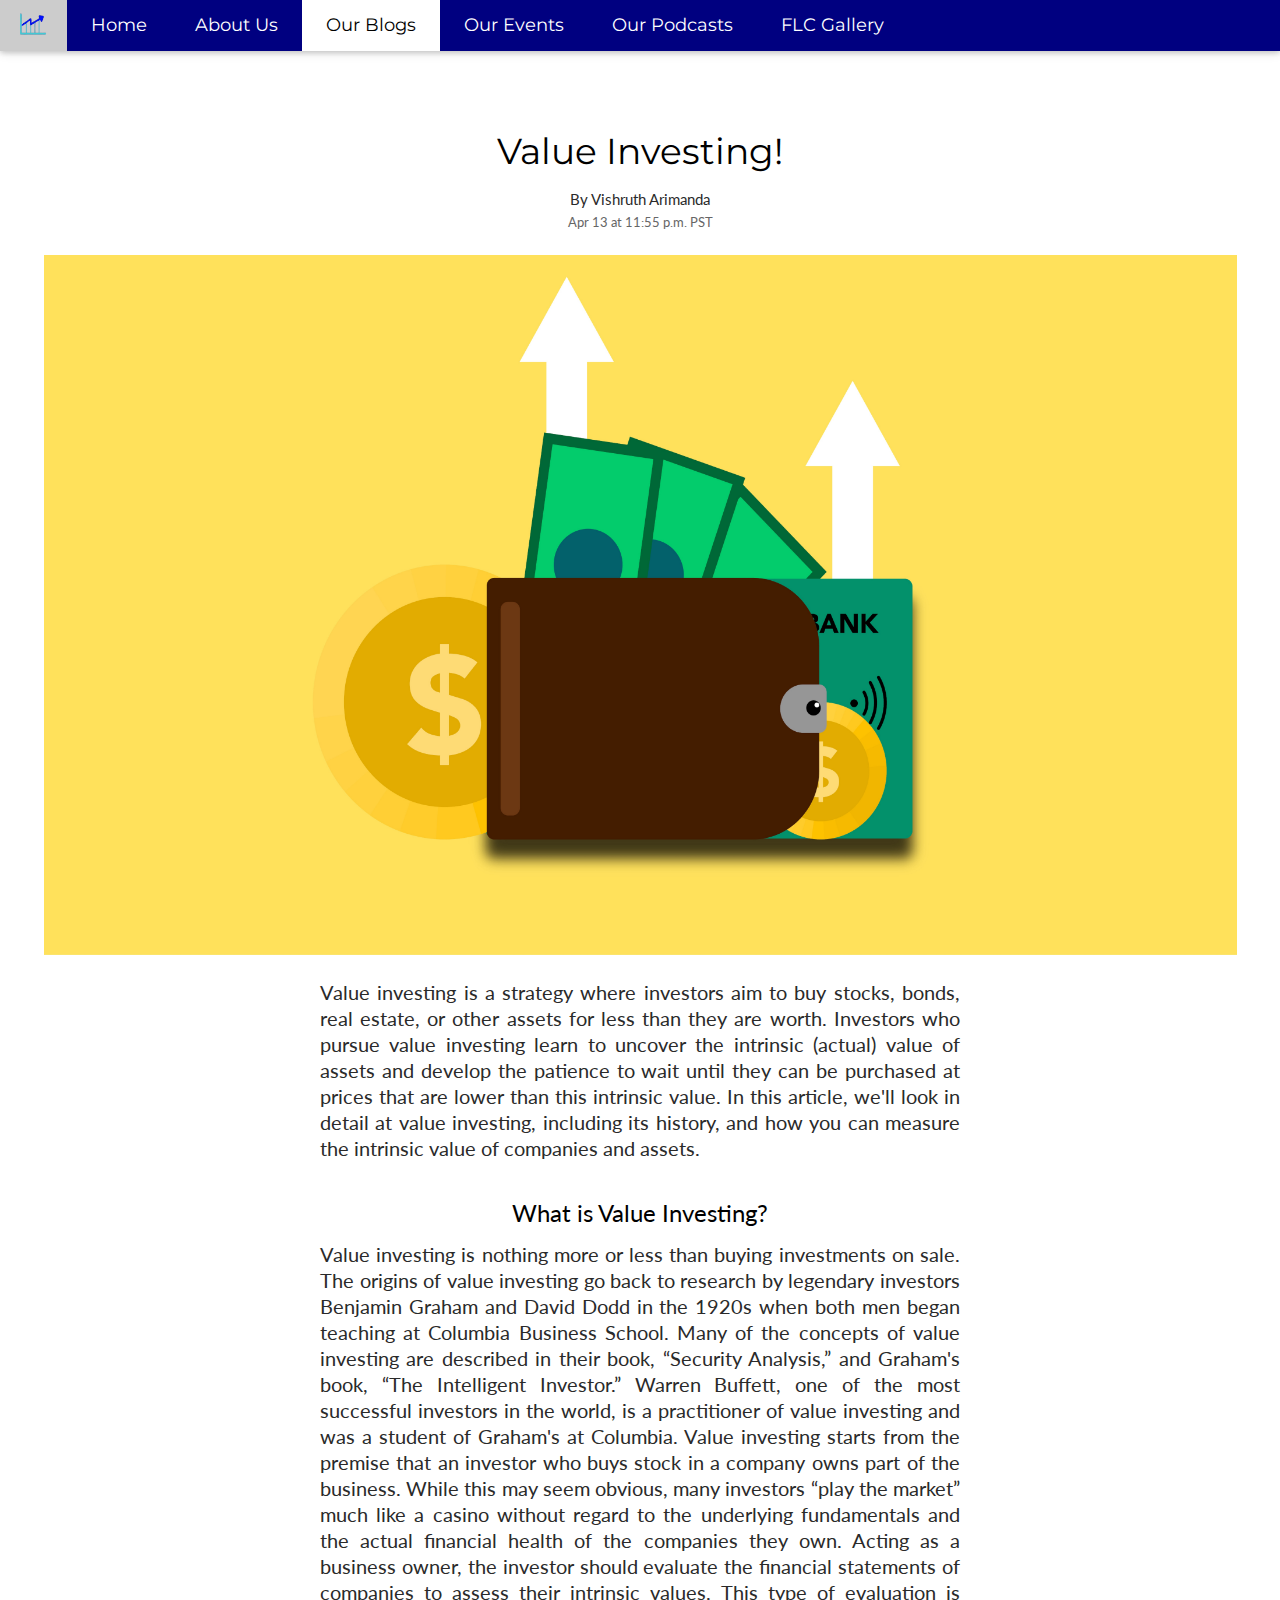
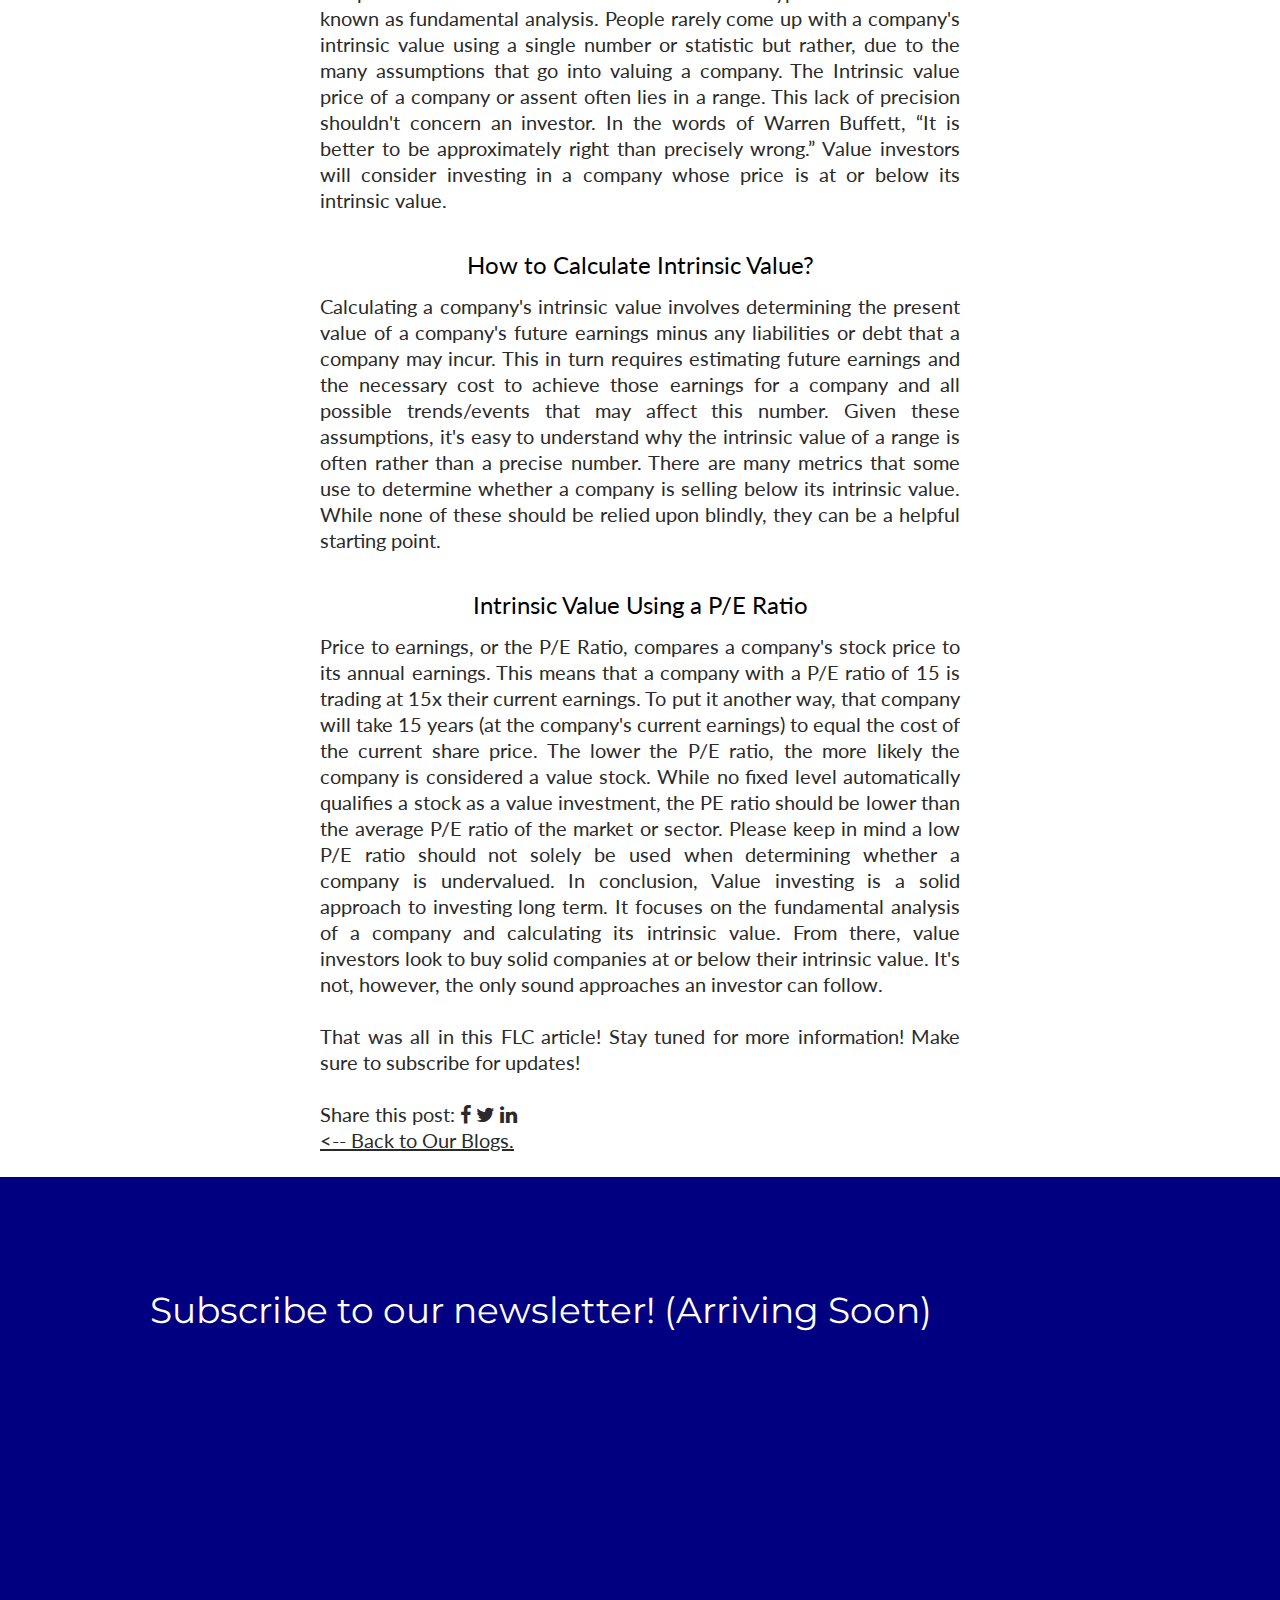
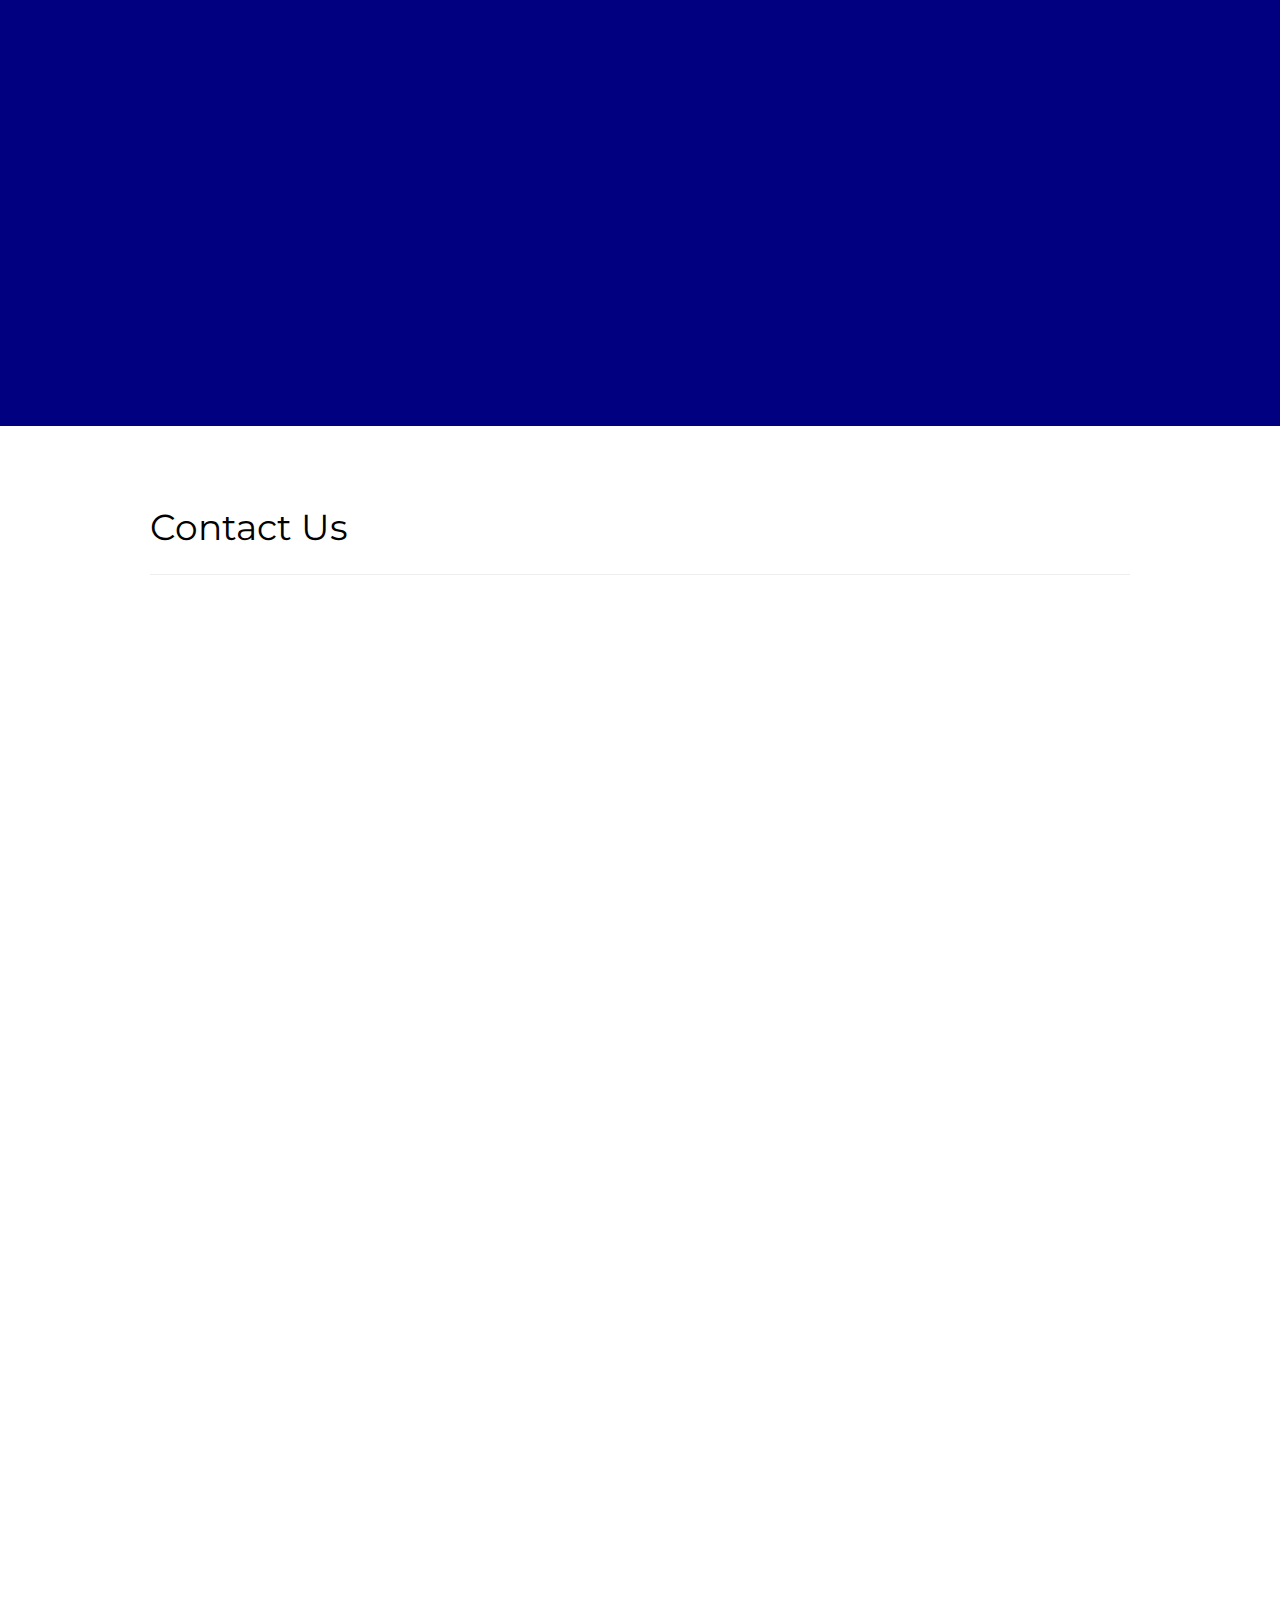
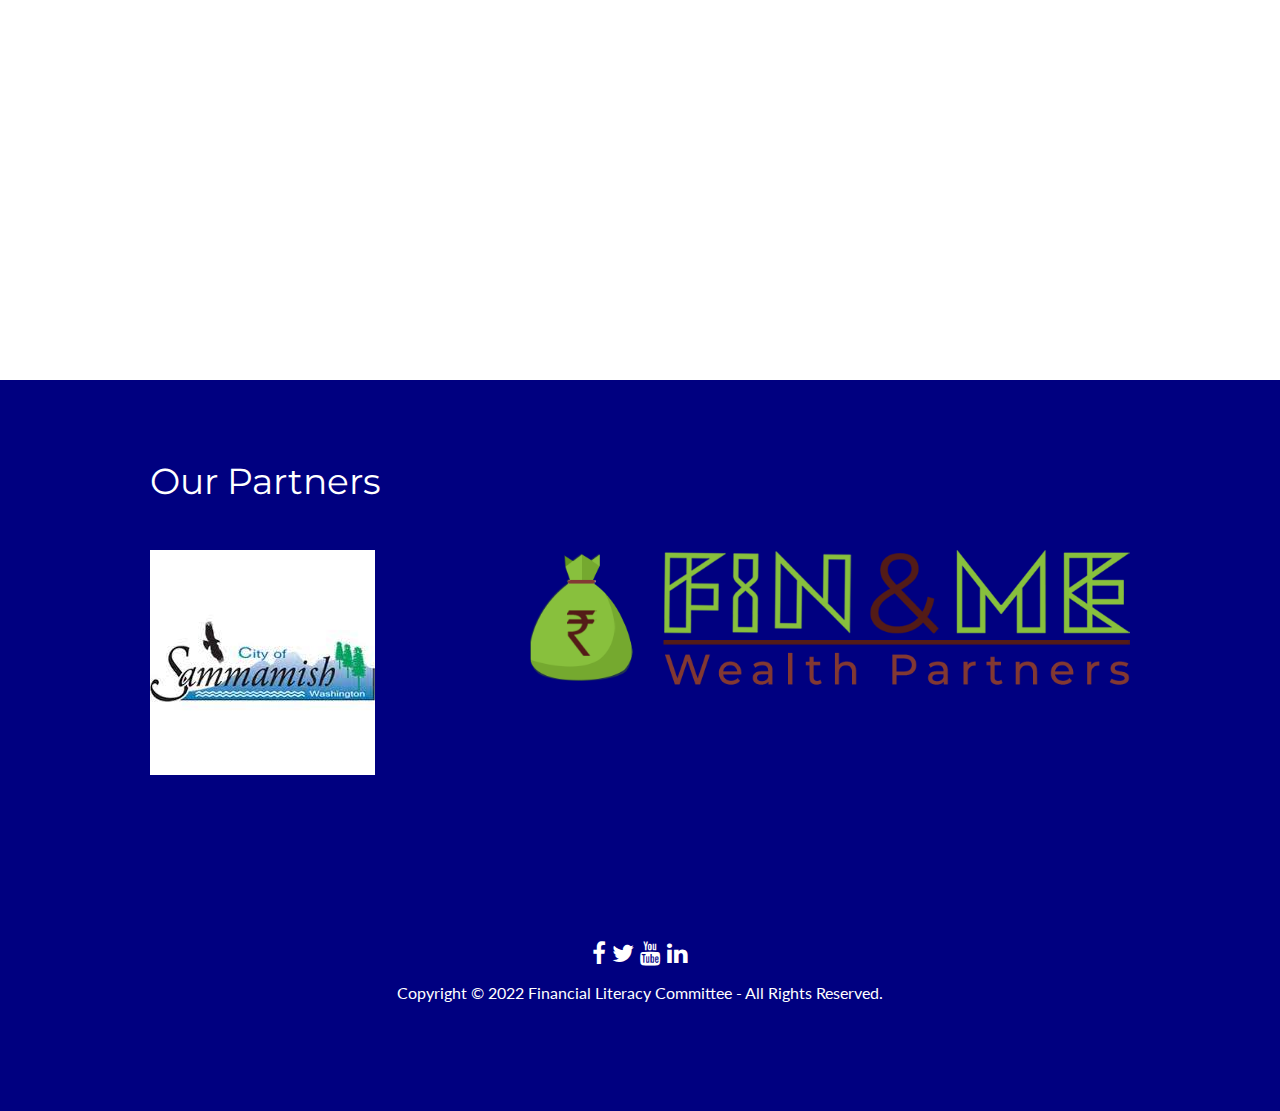
<file: sh-article-value.html>
<!DOCTYPE html>
<html lang="en">
<head>
<title>Value Investing!</title>
<meta charset="UTF-8">
<link rel="icon" href="flcgraph-removebg-preview.png" type="image/x-icon">
<link rel="shortcut icon" href="flclogo.png" type="image/x-icon" />
<meta name="viewport" content="width=device-width, initial-scale=1">
<link rel="stylesheet" href="style.css">
<link rel="stylesheet" href="https://fonts.googleapis.com/css?family=Lato">
<link rel="stylesheet" href="https://fonts.googleapis.com/css?family=Montserrat">
<link rel="stylesheet" href="https://cdnjs.cloudflare.com/ajax/libs/font-awesome/4.7.0/css/font-awesome.min.css">

<style>
body,h1,h2,h3,h4,h5,h6 {font-family: "Lato", sans-serif}
.w3-bar,h1,button {font-family: "Montserrat", sans-serif}

#bl{
    text-decoration: none;
}

input[type=email] {
  width: 50%;
  padding: 12px 20px;
  margin: 8px 0;
  background-color: transparent;
  border: none;
  border-bottom: 3px solid navy;
}

input[type=button], input[type=submit], input[type=reset] {
  background-color: transparent;
  border: 0px;
  color: transparent;
  padding: 16px 32px;
  text-decoration: none;
  margin: 4px 2px;
  cursor: pointer ;
}
</style>
</head>

<body>

<!-- Navigation Bar -->
<div class="w3-top">
    <div class="w3-bar w3-navy w3-card w3-left-align w3-large">
        <a class="w3-bar-item w3-button w3-hide-medium w3-hide-large w3-right w3-padding-large w3-hover-white w3-large w3-navy" href="javascript:void(0);"  onclick="myFunction()" title="Toggle Navigation Menu"></i></a>
        <a href="index.html" class="w3-bar-item w3-button w3-hide-small"><img src="flcgraph-removebg-preview.png" height="35px" width="35px"></a>
        <a href="index.html" class="w3-bar-item w3-button w3-hide-small w3-padding-large w3-hover-white">Home</a>
        <a href="aboutus.html" class="w3-bar-item w3-button w3-hide-small w3-padding-large w3-hover-white">About Us</a>
        <a href="ourblogs.html" class="w3-bar-item w3-button w3-padding-large w3-white">Our Blogs</a>
        <a href="ourevents.html" class="w3-bar-item w3-button w3-hide-small w3-padding-large w3-hover-white">Our Events</a>
        <a href="ourpodcasts.html" class="w3-bar-item w3-button w3-hide-small w3-padding-large w3-hover-white">Our Podcasts</a>
        <a href="flcgallery.html" class="w3-bar-item w3-button w3-hide-small w3-padding-large w3-hover-white">FLC Gallery</a>
    </div>

    <!-- Navigation Bar on smaller screens -->
    <div id="navDemo" class="w3-bar-block w3-navy w3-hide w3-hide-large w3-hide-medium w3-large">
        <a href="index.html" class="w3-bar-item w3-button w3-padding-large">Home</a>
        <a href="aboutus.html" class="w3-bar-item w3-button w3-padding-large">About Us</a>
        <a href="ourblogs.html" class="w3-bar-item w3-button w3-padding-large">Our Blogs</a>
        <a href="ourevents.html" class="w3-bar-item w3-button w3-padding-large">Our Events</a>
        <a href="ourpodcasts.html" class="w3-bar-item w3-button w3-padding-large">Our Podcasts</a>
        <a href="flcgallery.html" class="w3-bar-item w3-button w3-padding-large">FLC Gallery</a>
    </div>
</div>

<!-- Article -->
<div>
    <div class="grid-full-bleed">
        <div class="centers pt-lg">

            <!-- Title -->
            <div class="w-100 grid-center">
                <h1 class="ml-auto mr-auto font--headline mb-sm mt-sm">Value Investing!</h1>
            </div>

            <!-- Author -->
            <div class="w-100 grid-center">
                <div class="flex justify-center">
                    <div class="flex-column flex items-center">
                        <div class="mb-xxs flex" style="max-width:500px">
                            <span>
                                <div class="dib items-center">
                                    <span>
                                        <div class="dib font-xxs">
                                            <span class="gray-darkest">By Vishruth Arimanda</span>
                                        </div>
                                    </span>
                            </span>
                        </div>
                    </div>
                </div>
            </div>

            <!-- Date -->
            <div class="mb-md mb-lg-ns font--subhead font-xxxs gray-dark" data-qa="timestamp">
                <span data-qa="display-date" class="gray-dark">Apr 13 at 11:55 p.m. PST</span>
            </div>

            <!-- Image -->
            <div class="grid-center grid-tablet-full-bleed">
                <div>
                    <div>
                        <figure class="mb-md">
                            <img src="blog-art2val.jpg" style="height: 700px; width: 1193px;">
                        </figure>
                    </div>
                </div>
            </div>
            
            <!-- Main Text -->
            <div class="grid-center">
                <div class="grid-center grid-body">
                    <h4 class="font--article-body font-copy pb-md ma-0 gray-darkest">
                        Value investing is a strategy where investors aim to buy stocks, bonds, real estate, or other assets for less than they are worth. Investors who pursue value investing learn to uncover the intrinsic (actual) value of assets and develop the patience to wait until they can be purchased at prices that are lower than this intrinsic value. In this article, we'll look in detail at value investing, including its history, and how you can measure the intrinsic value of companies and assets.
                    </h4>
                    <h3>
                        What is Value Investing?
                    </h3>
                    <h4 class="font--article-body font-copy pb-md ma-0 gray-darkest">
                        Value investing is nothing more or less than buying investments on sale. The origins of value investing go back to research by legendary investors Benjamin Graham and David Dodd in the 1920s when both men began teaching at Columbia Business School. Many of the concepts of value investing are described in their book, “Security Analysis,” and Graham's book, “The Intelligent Investor.” Warren Buffett, one of the most successful investors in the world, is a practitioner of value investing and was a student of Graham's at Columbia. Value investing starts from the premise that an investor who buys stock in a company owns part of the business. While this may seem obvious, many investors “play the market” much like a casino without regard to the underlying fundamentals and the actual financial health of the companies they own. Acting as a business owner, the investor should evaluate the financial statements of companies to assess their intrinsic values. This type of evaluation is known as fundamental analysis. People rarely come up with a company's intrinsic value using a single number or statistic but rather, due to the many assumptions that go into valuing a company. The Intrinsic value price of a company or assent often lies in a range. This lack of precision shouldn't concern an investor. In the words of Warren Buffett, “It is better to be approximately right than precisely wrong.” Value investors will consider investing in a company whose price is at or below its intrinsic value.
                    </h4>
                    <h3>
                        How to Calculate Intrinsic Value?
                    </h3>
                    <h4 class="font--article-body font-copy pb-md ma-0 gray-darkest">
                        Calculating a company's intrinsic value involves determining the present value of a company's future earnings minus any liabilities or debt that a company may incur. This in turn requires estimating future earnings and the necessary cost to achieve those earnings for a company and all possible trends/events that may affect this number. Given these assumptions, it's easy to understand why the intrinsic value of a range is often rather than a precise number. There are many metrics that some use to determine whether a company is selling below its intrinsic value. While none of these should be relied upon blindly, they can be a helpful starting point.
                    </h4>
                    <h3>
                        Intrinsic Value Using a P/E Ratio
                    </h3>
                    <h4 class="font--article-body font-copy pb-md ma-0 gray-darkest">
                        Price to earnings, or the P/E Ratio, compares a company's stock price to its annual earnings. This means that a company with a P/E ratio of 15 is trading at 15x their current earnings. To put it another way, that company will take 15 years (at the company's current earnings) to equal the cost of the current share price. The lower the P/E ratio, the more likely the company is considered a value stock. While no fixed level automatically qualifies a stock as a value investment, the PE ratio should be lower than the average P/E ratio of the market or sector. Please keep in mind a low P/E ratio should not solely be used when determining whether a company is undervalued.

                        In conclusion, Value investing is a solid approach to investing long term. It focuses on the fundamental analysis of a company and calculating its intrinsic value. From there, value investors look to buy solid companies at or below their intrinsic value. It's not, however, the only sound approaches an investor can follow.<br><br>
                        That was all in this FLC article! Stay tuned for more information! Make sure to subscribe for updates!<br><br>

                        Share this post: <a href="https://www.facebook.com/" target="blank"><i class="fa fa-facebook"></i></a> <a href="https://twitter.com/" target="blank"><i class="fa fa-twitter"></i></a> <a href="http://www.linkedin.com/" target="blank"><i class="fa fa-linkedin"></i></a><br>
                        <a href="ourblogs.html"> &lt;-- Back to Our Blogs.</a>
                    </h4>
                </div>
            </div>

        </div>
    </div>
</div>

<!-- Subscribe -->
<div class="w3-row-padding w3-container w3-navy" style="padding: 96px">
    <div class="w3-content">
        <div class="news-form-group">
            <h1 style="margin-bottom: 15px;">Subscribe to our newsletter! (Arriving Soon)</h1>
            <iframe src="https://docs.google.com/forms/d/e/1FAIpQLScQGPCt5mFIiXLT4buAV71gKTdZ8bpvsh-DX0fNVD4q2xMivA/viewform?embedded=true" width="640" height="573" frameborder="0" marginheight="0" marginwidth="0">Loading…</iframe>
        </div>
    </div>
</div>

<!-- Contact Us -->
<div class="w3-row-padding w3-white w3-padding-64 w3-container">
    <div class="w3-content">
      <h1>Contact Us</h1>
      <hr>
      <iframe src="https://docs.google.com/forms/d/e/1FAIpQLSfDe7cNLoKkUw9BUEBrXhPDJ2IoXmb3utdkfm4gwaOoZt5fpg/viewform?embedded=true" width="640" height="1293" frameborder="0" marginheight="0" marginwidth="0">Loading…</iframe>
      </div>
  </div>
  <br>

<!-- Our Partners -->
<div class="w3-row-padding w3-padding-64 w3-container w3-navy">
    <div class="w3-content">
        <h1 style="padding-bottom: 32px;">Our Partners</h1>
        <a href="https://www.sammamish.us/"><img src="samm.jpg" target="blank"></a>
        <a href="https://finandme.com/"><img src="finandme.png" height="137px" width="600px" style="float: right;" target="blank"></a>
    </div>
</div>

<!-- Footer -->
<footer class="w3-container w3-padding-64 w3-center w3-navy">  
    <div class="w3-xlarge w3-padding-32">
        <a href="https://www.facebook.com/100378079322977"><i class="fa fa-facebook w3-hover-opacity"></i></a>
        <a href="https://www.twitter.com/SettyDhruv"><i class="fa fa-twitter w3-hover-opacity"></i></a>
        <a href="https://www.youtube.com/channel/UCBl5SGOjTAw7ChBdo_3gZwg"><i class="fa fa-youtube w3-hover-opacity"></i></a>
        <a href="https://linkedin.com/company/financial-literacy-committee"><i class="fa fa-linkedin w3-hover-opacity"></i></a>
        <br>
        <h6>Copyright © 2022 Financial Literacy Committee - All Rights Reserved.</h6>
    </div>
</footer>

</body>
</html>
</file>
<file: style.css>
html{
    box-sizing:border-box
}
*,*:before,*:after{
    box-sizing:inherit
}
/* Extract from normalize.css by Nicolas Gallagher and Jonathan Neal git.io/normalize */
 html{
    -ms-text-size-adjust:100%;
    -webkit-text-size-adjust:100%
}
body{
    margin:0
}
 article,aside,details,figcaption,figure,footer,header,main,menu,nav,section{
    display:block
}
summary{
    display:list-item
}
 audio,canvas,progress,video{
    display:inline-block
}
progress{
    vertical-align:baseline
}
 audio:not([controls]){
    display:none;
    height:0
}
[hidden],template{
    display:none
}
 a{
    background-color:transparent
}
a:active,a:hover{
    outline-width:0
}
 abbr[title]{
    border-bottom:none;
    text-decoration:underline;
    text-decoration:underline dotted
}
 b,strong{
    font-weight:bolder
}
dfn{
    font-style:italic
}
mark{
    background:#ff0;
    color:#000
}
 small{
    font-size:80%
}
sub,sup{
    font-size:75%;
    line-height:0;
    position:relative;
    vertical-align:baseline
}
 sub{
    bottom:-0.25em
}
sup{
    top:-0.5em
}
figure{
    margin:1em 40px
}
img{
    border-style:none
}
 code,kbd,pre,samp{
    font-family:monospace,monospace;
    font-size:1em
}
hr{
    box-sizing:content-box;
    height:0;
    overflow:visible
}
 button,input,select,textarea,optgroup{
    font:inherit;
    margin:0
}
optgroup{
    font-weight:bold
}
 button,input{
    overflow:visible
}
button,select{
    text-transform:none
}
 button,[type=button],[type=reset],[type=submit]{
    -webkit-appearance:button
}
 button::-moz-focus-inner,[type=button]::-moz-focus-inner,[type=reset]::-moz-focus-inner,[type=submit]::-moz-focus-inner{
    border-style:none;
    padding:0
}
 button:-moz-focusring,[type=button]:-moz-focusring,[type=reset]:-moz-focusring,[type=submit]:-moz-focusring{
    outline:1px dotted ButtonText
}
 fieldset{
    border:1px solid #c0c0c0;
    margin:0 2px;
    padding:.35em .625em .75em
}
 legend{
    color:inherit;
    display:table;
    max-width:100%;
    padding:0;
    white-space:normal
}
textarea{
    overflow:auto
}
 [type=checkbox],[type=radio]{
    padding:0
}
 [type=number]::-webkit-inner-spin-button,[type=number]::-webkit-outer-spin-button{
    height:auto
}
 [type=search]{
    -webkit-appearance:textfield;
    outline-offset:-2px
}
 [type=search]::-webkit-search-decoration{
    -webkit-appearance:none
}
 ::-webkit-file-upload-button{
    -webkit-appearance:button;
    font:inherit
}
/* End extract */
 html,body{
    font-family:Verdana,sans-serif;
    font-size:15px;
    line-height:1.5
}
html{
    overflow-x:hidden
}
 h1{
    font-size:36px
}
h2{
    font-size:30px
}
h3{
    font-size:24px
}
h4{
    font-size:20px
}
h5{
    font-size:18px
}
h6{
    font-size:16px
}
 .w3-serif{
    font-family:serif
}
.w3-sans-serif{
    font-family:sans-serif
}
.w3-cursive{
    font-family:cursive
}
.w3-monospace{
    font-family:monospace
}
 h1,h2,h3,h4,h5,h6{
    font-family:"Segoe UI",Arial,sans-serif;
    font-weight:400;
    margin:10px 0
}
.w3-wide{
    letter-spacing:4px
}
 hr{
    border:0;
    border-top:1px solid #eee;
    margin:20px 0
}
 .w3-image{
    max-width:100%;
    height:auto
}
img{
    vertical-align:middle
}
a{
    color:inherit
}
 .w3-table,.w3-table-all{
    border-collapse:collapse;
    border-spacing:0;
    width:100%;
    display:table
}
.w3-table-all{
    border:1px solid #ccc
}
 .w3-bordered tr,.w3-table-all tr{
    border-bottom:1px solid #ddd
}
.w3-striped tbody tr:nth-child(even){
    background-color:#f1f1f1
}
 .w3-table-all tr:nth-child(odd){
    background-color:#fff
}
.w3-table-all tr:nth-child(even){
    background-color:#f1f1f1
}
 .w3-hoverable tbody tr:hover,.w3-ul.w3-hoverable li:hover{
    background-color:#ccc
}
.w3-centered tr th,.w3-centered tr td{
    text-align:center
}
 .w3-table td,.w3-table th,.w3-table-all td,.w3-table-all th{
    padding:8px 8px;
    display:table-cell;
    text-align:left;
    vertical-align:top
}
 .w3-table th:first-child,.w3-table td:first-child,.w3-table-all th:first-child,.w3-table-all td:first-child{
    padding-left:16px
}
 .w3-btn,.w3-button{
    border:none;
    display:inline-block;
    padding:8px 16px;
    vertical-align:middle;
    overflow:hidden;
    text-decoration:none;
    color:inherit;
    background-color:inherit;
    text-align:center;
    cursor:pointer;
    white-space:nowrap
}
 .w3-btn:hover{
    box-shadow:0 8px 16px 0 rgba(0,0,0,0.2),0 6px 20px 0 rgba(0,0,0,0.19)
}
 .w3-btn,.w3-button{
    -webkit-touch-callout:none;
    -webkit-user-select:none;
    -khtml-user-select:none;
    -moz-user-select:none;
    -ms-user-select:none;
    user-select:none
}
 .w3-disabled,.w3-btn:disabled,.w3-button:disabled{
    cursor:not-allowed;
    opacity:0.3
}
.w3-disabled *,:disabled *{
    pointer-events:none
}
 .w3-btn.w3-disabled:hover,.w3-btn:disabled:hover{
    box-shadow:none
}
 .w3-badge,.w3-tag{
    background-color:#000;
    color:#fff;
    display:inline-block;
    padding-left:8px;
    padding-right:8px;
    text-align:center
}
.w3-badge{
    border-radius:50%
}
 .w3-ul{
    list-style-type:none;
    padding:0;
    margin:0
}
.w3-ul li{
    padding:8px 16px;
    border-bottom:1px solid #ddd
}
.w3-ul li:last-child{
    border-bottom:none
}
 .w3-tooltip,.w3-display-container{
    position:relative
}
.w3-tooltip .w3-text{
    display:none
}
.w3-tooltip:hover .w3-text{
    display:inline-block
}
 .w3-ripple:active{
    opacity:0.5
}
.w3-ripple{
    transition:opacity 0s
}
 .w3-input{
    padding:8px;
    display:block;
    border:none;
    border-bottom:1px solid #ccc;
    width:100%
}
 .w3-select{
    padding:9px 0;
    width:100%;
    border:none;
    border-bottom:1px solid #ccc
}
 .w3-dropdown-click,.w3-dropdown-hover{
    position:relative;
    display:inline-block;
    cursor:pointer
}
 .w3-dropdown-hover:hover .w3-dropdown-content{
    display:block
}
 .w3-dropdown-hover:first-child,.w3-dropdown-click:hover{
    background-color:#ccc;
    color:#000
}
 .w3-dropdown-hover:hover > .w3-button:first-child,.w3-dropdown-click:hover > .w3-button:first-child{
    background-color:#ccc;
    color:#000
}
 .w3-dropdown-content{
    cursor:auto;
    color:#000;
    background-color:#fff;
    display:none;
    position:absolute;
    min-width:160px;
    margin:0;
    padding:0;
    z-index:1
}
 .w3-check,.w3-radio{
    width:24px;
    height:24px;
    position:relative;
    top:6px
}
 .w3-sidebar{
    height:100%;
    width:200px;
    background-color:#fff;
    position:fixed!important;
    z-index:1;
    overflow:auto
}
 .w3-bar-block .w3-dropdown-hover,.w3-bar-block .w3-dropdown-click{
    width:100%
}
 .w3-bar-block .w3-dropdown-hover .w3-dropdown-content,.w3-bar-block .w3-dropdown-click .w3-dropdown-content{
    min-width:100%
}
 .w3-bar-block .w3-dropdown-hover .w3-button,.w3-bar-block .w3-dropdown-click .w3-button{
    width:100%;
    text-align:left;
    padding:8px 16px
}
 .w3-main,#main{
    transition:margin-left .4s
}
 .w3-modal{
    z-index:3;
    display:none;
    padding-top:100px;
    position:fixed;
    left:0;
    top:0;
    width:100%;
    height:100%;
    overflow:auto;
    background-color:rgb(0,0,0);
    background-color:rgba(0,0,0,0.4)
}
 .w3-modal-content{
    margin:auto;
    background-color:#fff;
    position:relative;
    padding:0;
    outline:0;
    width:600px
}
 .w3-bar{
    width:100%;
    overflow:hidden
}
.w3-center .w3-bar{
    display:inline-block;
    width:auto
}
 .w3-bar .w3-bar-item{
    padding:8px 16px;
    float:left;
    width:auto;
    border:none;
    display:block;
    outline:0
}
 .w3-bar .w3-dropdown-hover,.w3-bar .w3-dropdown-click{
    position:static;
    float:left
}
 .w3-bar .w3-button{
    white-space:normal
}
 .w3-bar-block .w3-bar-item{
    width:100%;
    display:block;
    padding:8px 16px;
    text-align:left;
    border:none;
    white-space:normal;
    float:none;
    outline:0
}
 .w3-bar-block.w3-center .w3-bar-item{
    text-align:center
}
.w3-block{
    display:block;
    width:100%
}
 .w3-responsive{
    display:block;
    overflow-x:auto
}
 .w3-container:after,.w3-container:before,.w3-panel:after,.w3-panel:before,.w3-row:after,.w3-row:before,.w3-row-padding:after,.w3-row-padding:before, .w3-cell-row:before,.w3-cell-row:after,.w3-clear:after,.w3-clear:before,.w3-bar:before,.w3-bar:after{
    content:"";
    display:table;
    clear:both
}
 .w3-col,.w3-half,.w3-third,.w3-twothird,.w3-threequarter,.w3-quarter{
    float:left;
    width:100%
}
 .w3-col.s1{
    width:8.33333%
}
.w3-col.s2{
    width:16.66666%
}
.w3-col.s3{
    width:24.99999%
}
.w3-col.s4{
    width:33.33333%
}
 .w3-col.s5{
    width:41.66666%
}
.w3-col.s6{
    width:49.99999%
}
.w3-col.s7{
    width:58.33333%
}
.w3-col.s8{
    width:66.66666%
}
 .w3-col.s9{
    width:74.99999%
}
.w3-col.s10{
    width:83.33333%
}
.w3-col.s11{
    width:91.66666%
}
.w3-col.s12{
    width:99.99999%
}
 @media (min-width:601px){
    .w3-col.m1{
        width:8.33333%
    }
    .w3-col.m2{
        width:16.66666%
    }
    .w3-col.m3,.w3-quarter{
        width:24.99999%
    }
    .w3-col.m4,.w3-third{
        width:33.33333%
    }
     .w3-col.m5{
        width:41.66666%
    }
    .w3-col.m6,.w3-half{
        width:49.99999%
    }
    .w3-col.m7{
        width:58.33333%
    }
    .w3-col.m8,.w3-twothird{
        width:66.66666%
    }
     .w3-col.m9,.w3-threequarter{
        width:74.99999%
    }
    .w3-col.m10{
        width:83.33333%
    }
    .w3-col.m11{
        width:91.66666%
    }
    .w3-col.m12{
        width:99.99999%
    }
}
 @media (min-width:993px){
    .w3-col.l1{
        width:8.33333%
    }
    .w3-col.l2{
        width:16.66666%
    }
    .w3-col.l3{
        width:24.99999%
    }
    .w3-col.l4{
        width:33.33333%
    }
     .w3-col.l5{
        width:41.66666%
    }
    .w3-col.l6{
        width:49.99999%
    }
    .w3-col.l7{
        width:58.33333%
    }
    .w3-col.l8{
        width:66.66666%
    }
     .w3-col.l9{
        width:74.99999%
    }
    .w3-col.l10{
        width:83.33333%
    }
    .w3-col.l11{
        width:91.66666%
    }
    .w3-col.l12{
        width:99.99999%
    }
}
 .w3-rest{
    overflow:hidden
}
.w3-stretch{
    margin-left:-16px;
    margin-right:-16px
}
 .w3-content,.w3-auto{
    margin-left:auto;
    margin-right:auto
}
.w3-content{
    max-width:980px
}
.w3-auto{
    max-width:1140px
}
 .w3-cell-row{
    display:table;
    width:100%
}
.w3-cell{
    display:table-cell
}
 .w3-cell-top{
    vertical-align:top
}
.w3-cell-middle{
    vertical-align:middle
}
.w3-cell-bottom{
    vertical-align:bottom
}
 .w3-hide{
    display:none!important
}
.w3-show-block,.w3-show{
    display:block!important
}
.w3-show-inline-block{
    display:inline-block!important
}
 @media (max-width:1205px){
    .w3-auto{
        max-width:95%
    }
}
 @media (max-width:600px){
    .w3-modal-content{
        margin:0 10px;
        width:auto!important
    }
    .w3-modal{
        padding-top:30px
    }
     .w3-dropdown-hover.w3-mobile .w3-dropdown-content,.w3-dropdown-click.w3-mobile .w3-dropdown-content{
        position:relative
    }
     .w3-hide-small{
        display:none!important
    }
    .w3-mobile{
        display:block;
        width:100%!important
    }
    .w3-bar-item.w3-mobile,.w3-dropdown-hover.w3-mobile,.w3-dropdown-click.w3-mobile{
        text-align:center
    }
     .w3-dropdown-hover.w3-mobile,.w3-dropdown-hover.w3-mobile .w3-btn,.w3-dropdown-hover.w3-mobile .w3-button,.w3-dropdown-click.w3-mobile,.w3-dropdown-click.w3-mobile .w3-btn,.w3-dropdown-click.w3-mobile .w3-button{
        width:100%
    }
}
 @media (max-width:768px){
    .w3-modal-content{
        width:500px
    }
    .w3-modal{
        padding-top:50px
    }
}
 @media (min-width:993px){
    .w3-modal-content{
        width:900px
    }
    .w3-hide-large{
        display:none!important
    }
    .w3-sidebar.w3-collapse{
        display:block!important
    }
}
 @media (max-width:992px) and (min-width:601px){
    .w3-hide-medium{
        display:none!important
    }
}
 @media (max-width:992px){
    .w3-sidebar.w3-collapse{
        display:none
    }
    .w3-main{
        margin-left:0!important;
        margin-right:0!important
    }
    .w3-auto{
        max-width:100%
    }
}
 .w3-top,.w3-bottom{
    position:fixed;
    width:100%;
    z-index:1
}
.w3-top{
    top:0
}
.w3-bottom{
    bottom:0
}
 .w3-overlay{
    position:fixed;
    display:none;
    width:100%;
    height:100%;
    top:0;
    left:0;
    right:0;
    bottom:0;
    background-color:rgba(0,0,0,0.5);
    z-index:2
}
 .w3-display-topleft{
    position:absolute;
    left:0;
    top:0
}
.w3-display-topright{
    position:absolute;
    right:0;
    top:0
}
 .w3-display-bottomleft{
    position:absolute;
    left:0;
    bottom:0
}
.w3-display-bottomright{
    position:absolute;
    right:0;
    bottom:0
}
 .w3-display-middle{
    position:absolute;
    top:50%;
    left:50%;
    transform:translate(-50%,-50%);
    -ms-transform:translate(-50%,-50%)
}
 .w3-display-left{
    position:absolute;
    top:50%;
    left:0%;
    transform:translate(0%,-50%);
    -ms-transform:translate(-0%,-50%)
}
 .w3-display-right{
    position:absolute;
    top:50%;
    right:0%;
    transform:translate(0%,-50%);
    -ms-transform:translate(0%,-50%)
}
 .w3-display-topmiddle{
    position:absolute;
    left:50%;
    top:0;
    transform:translate(-50%,0%);
    -ms-transform:translate(-50%,0%)
}
 .w3-display-bottommiddle{
    position:absolute;
    left:50%;
    bottom:0;
    transform:translate(-50%,0%);
    -ms-transform:translate(-50%,0%)
}
 .w3-display-container:hover .w3-display-hover{
    display:block
}
.w3-display-container:hover span.w3-display-hover{
    display:inline-block
}
.w3-display-hover{
    display:none
}
 .w3-display-position{
    position:absolute
}
 .w3-circle{
    border-radius:50%
}
 .w3-round-small{
    border-radius:2px
}
.w3-round,.w3-round-medium{
    border-radius:4px
}
.w3-round-large{
    border-radius:8px
}
.w3-round-xlarge{
    border-radius:16px
}
.w3-round-xxlarge{
    border-radius:32px
}
 .w3-row-padding,.w3-row-padding>.w3-half,.w3-row-padding>.w3-third,.w3-row-padding>.w3-twothird,.w3-row-padding>.w3-threequarter,.w3-row-padding>.w3-quarter,.w3-row-padding>.w3-col{
    padding:0 8px
}
 .w3-container,.w3-panel{
    padding:0.01em 16px
}
.w3-panel{
    margin-top:16px;
    margin-bottom:16px
}
 .w3-code,.w3-codespan{
    font-family:Consolas,"courier new";
    font-size:16px
}
 .w3-code{
    width:auto;
    background-color:#fff;
    padding:8px 12px;
    border-left:4px solid #4CAF50;
    word-wrap:break-word
}
 .w3-codespan{
    color:navy;
    background-color:#f1f1f1;
    padding-left:4px;
    padding-right:4px;
    font-size:110%
}
 .w3-card,.w3-card-2{
    box-shadow:0 2px 5px 0 rgba(0,0,0,0.16),0 2px 10px 0 rgba(0,0,0,0.12)
}
 .w3-card-4,.w3-hover-shadow:hover{
    box-shadow:0 4px 10px 0 rgba(0,0,0,0.2),0 4px 20px 0 rgba(0,0,0,0.19)
}
 .w3-spin{
    animation:w3-spin 2s infinite linear
}
@keyframes w3-spin{
    0%{
        transform:rotate(0deg)
    }
    100%{
        transform:rotate(359deg)
    }
}
 .w3-animate-fading{
    animation:fading 10s infinite
}
@keyframes fading{
    0%{
        opacity:0
    }
    50%{
        opacity:1
    }
    100%{
        opacity:0
    }
}
 .w3-animate-opacity{
    animation:opac 0.8s
}
@keyframes opac{
    from{
        opacity:0
    }
     to{
        opacity:1
    }
}
 .w3-animate-top{
    position:relative;
    animation:animatetop 0.4s
}
@keyframes animatetop{
    from{
        top:-300px;
        opacity:0
    }
     to{
        top:0;
        opacity:1
    }
}
 .w3-animate-left{
    position:relative;
    animation:animateleft 0.4s
}
@keyframes animateleft{
    from{
        left:-300px;
        opacity:0
    }
     to{
        left:0;
        opacity:1
    }
}
 .w3-animate-right{
    position:relative;
    animation:animateright 0.4s
}
@keyframes animateright{
    from{
        right:-300px;
        opacity:0
    }
     to{
        right:0;
        opacity:1
    }
}
 .w3-animate-bottom{
    position:relative;
    animation:animatebottom 0.4s
}
@keyframes animatebottom{
    from{
        bottom:-300px;
        opacity:0
    }
     to{
        bottom:0;
        opacity:1
    }
}
 .w3-animate-zoom {
    animation:animatezoom 0.6s
}
@keyframes animatezoom{
    from{
        transform:scale(0)
    }
     to{
        transform:scale(1)
    }
}
 .w3-animate-input{
    transition:width 0.4s ease-in-out
}
.w3-animate-input:focus{
    width:100%!important
}
 .w3-opacity,.w3-hover-opacity:hover{
    opacity:0.60
}
.w3-opacity-off,.w3-hover-opacity-off:hover{
    opacity:1
}
 .w3-opacity-max{
    opacity:0.25
}
.w3-opacity-min{
    opacity:0.75
}
 .w3-greyscale-max,.w3-grayscale-max,.w3-hover-greyscale:hover,.w3-hover-grayscale:hover{
    filter:grayscale(100%)
}
 .w3-greyscale,.w3-grayscale{
    filter:grayscale(75%)
}
.w3-greyscale-min,.w3-grayscale-min{
    filter:grayscale(50%)
}
 .w3-sepia{
    filter:sepia(75%)
}
.w3-sepia-max,.w3-hover-sepia:hover{
    filter:sepia(100%)
}
.w3-sepia-min{
    filter:sepia(50%)
}
 .w3-tiny{
    font-size:10px!important
}
.w3-small{
    font-size:12px!important
}
.w3-medium{
    font-size:15px!important
}
.w3-large{
    font-size:18px!important
}
 .w3-xlarge{
    font-size:24px!important
}
.w3-xxlarge{
    font-size:36px!important
}
.w3-xxxlarge{
    font-size:48px!important
}
.w3-jumbo{
    font-size:64px!important
}
 .w3-left-align{
    text-align:left!important
}
.w3-right-align{
    text-align:right!important
}
.w3-justify{
    text-align:justify!important
}
.w3-center{
    text-align:center!important
}
 .w3-border-0{
    border:0!important
}
.w3-border{
    border:1px solid #ccc!important
}
 .w3-border-top{
    border-top:1px solid #ccc!important
}
.w3-border-bottom{
    border-bottom:1px solid #ccc!important
}
 .w3-border-left{
    border-left:1px solid #ccc!important
}
.w3-border-right{
    border-right:1px solid #ccc!important
}
 .w3-topbar{
    border-top:6px solid #ccc!important
}
.w3-bottombar{
    border-bottom:6px solid #ccc!important
}
 .w3-leftbar{
    border-left:6px solid #ccc!important
}
.w3-rightbar{
    border-right:6px solid #ccc!important
}
 .w3-section,.w3-code{
    margin-top:16px!important;
    margin-bottom:16px!important
}
 .w3-margin{
    margin:16px!important
}
.w3-margin-top{
    margin-top:16px!important
}
.w3-margin-bottom{
    margin-bottom:16px!important
}
 .w3-margin-left{
    margin-left:16px!important
}
.w3-margin-right{
    margin-right:16px!important
}
 .w3-padding-small{
    padding:4px 8px!important
}
.w3-padding{
    padding:8px 16px!important
}
.w3-padding-large{
    padding:12px 24px!important
}
 .w3-padding-16{
    padding-top:16px!important;
    padding-bottom:16px!important
}
.w3-padding-24{
    padding-top:24px!important;
    padding-bottom:24px!important
}
 .w3-padding-32{
    padding-top:32px!important;
    padding-bottom:32px!important
}
.w3-padding-48{
    padding-top:48px!important;
    padding-bottom:48px!important
}
 .w3-padding-64{
    padding-top:64px!important;
    padding-bottom:64px!important
}
 .w3-padding-top-64{
    padding-top:64px!important
}
.w3-padding-top-48{
    padding-top:48px!important
}
 .w3-padding-top-32{
    padding-top:32px!important
}
.w3-padding-top-24{
    padding-top:24px!important
}
 .w3-left{
    float:left!important
}
.w3-right{
    float:right!important
}
 .w3-button:hover{
    color:#000!important;
    background-color:#ccc!important
}
 .w3-transparent,.w3-hover-none:hover{
    background-color:transparent!important
}
 .w3-hover-none:hover{
    box-shadow:none!important
}
/* Colors */
 .w3-amber,.w3-hover-amber:hover{
    color:#000!important;
    background-color:#ffc107!important
}
 .w3-aqua,.w3-hover-aqua:hover{
    color:#000!important;
    background-color:#00ffff!important
}
 .w3-blue,.w3-hover-blue:hover{
    color:#fff!important;
    background-color:#2196F3!important
}
 .w3-light-blue,.w3-hover-light-blue:hover{
    color:#000!important;
    background-color:#87CEEB!important
}
 .w3-brown,.w3-hover-brown:hover{
    color:#fff!important;
    background-color:#795548!important
}
 .w3-cyan,.w3-hover-cyan:hover{
    color:#000!important;
    background-color:#00bcd4!important
}
 .w3-blue-grey,.w3-hover-blue-grey:hover,.w3-blue-gray,.w3-hover-blue-gray:hover{
    color:#fff!important;
    background-color:#607d8b!important
}
 .w3-green,.w3-hover-green:hover{
    color:#fff!important;
    background-color:#4CAF50!important
}
 .w3-light-green,.w3-hover-light-green:hover{
    color:#000!important;
    background-color:#8bc34a!important
}
 .w3-indigo,.w3-hover-indigo:hover{
    color:#fff!important;
    background-color:#3f51b5!important
}
 .w3-khaki,.w3-hover-khaki:hover{
    color:#000!important;
    background-color:#f0e68c!important
}
 .w3-navy,.w3-hover-navy:hover{
    color: #fff!important;
    background-color: #000080!important
 }
 .w3-lime,.w3-hover-lime:hover{
    color:#000!important;
    background-color:#cddc39!important
}
 .w3-orange,.w3-hover-orange:hover{
    color:#000!important;
    background-color:#ff9800!important
}
 .w3-deep-orange,.w3-hover-deep-orange:hover{
    color:#fff!important;
    background-color:#ff5722!important
}
 .w3-pink,.w3-hover-pink:hover{
    color:#fff!important;
    background-color:#e91e63!important
}
 .w3-purple,.w3-hover-purple:hover{
    color:#fff!important;
    background-color:#9c27b0!important
}
 .w3-deep-purple,.w3-hover-deep-purple:hover{
    color:#fff!important;
    background-color:#673ab7!important
}
 .w3-red,.w3-hover-red:hover{
    color:#fff!important;
    background-color:#f44336!important
}
 .w3-sand,.w3-hover-sand:hover{
    color:#000!important;
    background-color:#fdf5e6!important
}
 .w3-teal,.w3-hover-teal:hover{
    color:#fff!important;
    background-color:#009688!important
}
 .w3-yellow,.w3-hover-yellow:hover{
    color:#000!important;
    background-color:#ffeb3b!important
}
 .w3-white,.w3-hover-white:hover{
    color:#000!important;
    background-color:#fff!important
}
 .w3-black,.w3-hover-black:hover{
    color:#fff!important;
    background-color:#000!important
}
 .w3-grey,.w3-hover-grey:hover,.w3-gray,.w3-hover-gray:hover{
    color:#000!important;
    background-color:#9e9e9e!important
}
 .w3-light-grey,.w3-hover-light-grey:hover,.w3-light-gray,.w3-hover-light-gray:hover{
    color:#000!important;
    background-color:#f1f1f1!important
}
 .w3-dark-grey,.w3-hover-dark-grey:hover,.w3-dark-gray,.w3-hover-dark-gray:hover{
    color:#fff!important;
    background-color:#616161!important
}
 .w3-pale-red,.w3-hover-pale-red:hover{
    color:#000!important;
    background-color:#ffdddd!important
}
 .w3-pale-green,.w3-hover-pale-green:hover{
    color:#000!important;
    background-color:#ddffdd!important
}
 .w3-pale-yellow,.w3-hover-pale-yellow:hover{
    color:#000!important;
    background-color:#ffffcc!important
}
 .w3-pale-blue,.w3-hover-pale-blue:hover{
    color:#000!important;
    background-color:#ddffff!important
}
 .w3-text-amber,.w3-hover-text-amber:hover{
    color:#ffc107!important
}
 .w3-text-aqua,.w3-hover-text-aqua:hover{
    color:#00ffff!important
}
 .w3-text-blue,.w3-hover-text-blue:hover{
    color:#2196F3!important
}
 .w3-text-light-blue,.w3-hover-text-light-blue:hover{
    color:#87CEEB!important
}
 .w3-text-brown,.w3-hover-text-brown:hover{
    color:#795548!important
}
 .w3-text-cyan,.w3-hover-text-cyan:hover{
    color:#00bcd4!important
}
 .w3-text-blue-grey,.w3-hover-text-blue-grey:hover,.w3-text-blue-gray,.w3-hover-text-blue-gray:hover{
    color:#607d8b!important
}
 .w3-text-green,.w3-hover-text-green:hover{
    color:#4CAF50!important
}
 .w3-text-light-green,.w3-hover-text-light-green:hover{
    color:#8bc34a!important
}
 .w3-text-indigo,.w3-hover-text-indigo:hover{
    color:#3f51b5!important
}
 .w3-text-khaki,.w3-hover-text-khaki:hover{
    color:#b4aa50!important
}
 .w3-text-lime,.w3-hover-text-lime:hover{
    color:#cddc39!important
}
 .w3-text-orange,.w3-hover-text-orange:hover{
    color:#ff9800!important
}
 .w3-text-deep-orange,.w3-hover-text-deep-orange:hover{
    color:#ff5722!important
}
 .w3-text-pink,.w3-hover-text-pink:hover{
    color:#e91e63!important
}
 .w3-text-purple,.w3-hover-text-purple:hover{
    color:#9c27b0!important
}
 .w3-text-deep-purple,.w3-hover-text-deep-purple:hover{
    color:#673ab7!important
}
 .w3-text-red,.w3-hover-text-red:hover{
    color:#f44336!important
}
 .w3-text-sand,.w3-hover-text-sand:hover{
    color:#fdf5e6!important
}
 .w3-text-teal,.w3-hover-text-teal:hover{
    color:#009688!important
}
 .w3-text-yellow,.w3-hover-text-yellow:hover{
    color:#d2be0e!important
}
 .w3-text-white,.w3-hover-text-white:hover{
    color:#fff!important
}
 .w3-text-black,.w3-hover-text-black:hover{
    color:#000!important
}
 .w3-text-grey,.w3-hover-text-grey:hover,.w3-text-gray,.w3-hover-text-gray:hover{
    color:#757575!important
}
 .w3-text-light-grey,.w3-hover-text-light-grey:hover,.w3-text-light-gray,.w3-hover-text-light-gray:hover{
    color:#f1f1f1!important
}
 .w3-text-dark-grey,.w3-hover-text-dark-grey:hover,.w3-text-dark-gray,.w3-hover-text-dark-gray:hover{
    color:#3a3a3a!important
}
 .w3-border-amber,.w3-hover-border-amber:hover{
    border-color:#ffc107!important
}
 .w3-border-aqua,.w3-hover-border-aqua:hover{
    border-color:#00ffff!important
}
 .w3-border-blue,.w3-hover-border-blue:hover{
    border-color:#2196F3!important
}
 .w3-border-light-blue,.w3-hover-border-light-blue:hover{
    border-color:#87CEEB!important
}
 .w3-border-brown,.w3-hover-border-brown:hover{
    border-color:#795548!important
}
 .w3-border-cyan,.w3-hover-border-cyan:hover{
    border-color:#00bcd4!important
}
 .w3-border-blue-grey,.w3-hover-border-blue-grey:hover,.w3-border-blue-gray,.w3-hover-border-blue-gray:hover{
    border-color:#607d8b!important
}
 .w3-border-green,.w3-hover-border-green:hover{
    border-color:#4CAF50!important
}
 .w3-border-light-green,.w3-hover-border-light-green:hover{
    border-color:#8bc34a!important
}
 .w3-border-indigo,.w3-hover-border-indigo:hover{
    border-color:#3f51b5!important
}
 .w3-border-khaki,.w3-hover-border-khaki:hover{
    border-color:#f0e68c!important
}
 .w3-border-lime,.w3-hover-border-lime:hover{
    border-color:#cddc39!important
}
 .w3-border-orange,.w3-hover-border-orange:hover{
    border-color:#ff9800!important
}
 .w3-border-deep-orange,.w3-hover-border-deep-orange:hover{
    border-color:#ff5722!important
}
 .w3-border-pink,.w3-hover-border-pink:hover{
    border-color:#e91e63!important
}
 .w3-border-purple,.w3-hover-border-purple:hover{
    border-color:#9c27b0!important
}
 .w3-border-deep-purple,.w3-hover-border-deep-purple:hover{
    border-color:#673ab7!important
}
 .w3-border-red,.w3-hover-border-red:hover{
    border-color:#f44336!important
}
 .w3-border-sand,.w3-hover-border-sand:hover{
    border-color:#fdf5e6!important
}
 .w3-border-teal,.w3-hover-border-teal:hover{
    border-color:#009688!important
}
 .w3-border-yellow,.w3-hover-border-yellow:hover{
    border-color:#ffeb3b!important
}
 .w3-border-white,.w3-hover-border-white:hover{
    border-color:#fff!important
}
 .w3-border-black,.w3-hover-border-black:hover{
    border-color:#000!important
}
 .w3-border-grey,.w3-hover-border-grey:hover,.w3-border-gray,.w3-hover-border-gray:hover{
    border-color:#9e9e9e!important
}
 .w3-border-light-grey,.w3-hover-border-light-grey:hover,.w3-border-light-gray,.w3-hover-border-light-gray:hover{
    border-color:#f1f1f1!important
}
 .w3-border-dark-grey,.w3-hover-border-dark-grey:hover,.w3-border-dark-gray,.w3-hover-border-dark-gray:hover{
    border-color:#616161!important
}
 .w3-border-pale-red,.w3-hover-border-pale-red:hover{
    border-color:#ffe7e7!important
}
.w3-border-pale-green,.w3-hover-border-pale-green:hover{
    border-color:#e7ffe7!important
}
 .w3-border-pale-yellow,.w3-hover-border-pale-yellow:hover{
    border-color:#ffffcc!important
}
.w3-border-pale-blue,.w3-hover-border-pale-blue:hover{
    border-color:#e7ffff!important
}
.form-row {
    display: flex;
}

.tabs{
    display: flex;
    border-radius: 72px;
}

.tabs >div
{
    width: 33.33%;
    height: 80px;
    padding: 10px;
    margin: 20px;
    text-align: center;
}

.tabs >div a
{
    text-align: center;
}



.tabsss{
    display: flex;
    border-radius: 72px;
    margin-bottom: 370px;
    margin-right: 100px;
    margin-left: 100px;
}

.tabsss >div
{
    width: 33.33%;
    height: 80px;
    padding: 10px;
    margin: 20px;
    text-align: justify;
    
}

.tabsss >div a
{
    text-align: justify;
}
.grid {
  display: grid;
  gap: 20px;
  grid-template-columns: repeat(auto-fill, minmax(200px, 1fr));
}

.card {
  position: relative;
}

.accordion {
  background-color: transparent;
  color: navy;
  cursor: pointer;
  /* padding-left: 18px;
  padding-right: 18px; */
  padding-bottom: 18px;
  height: fit-content;
  width: 200px;
  text-align: left;
  border: none;
  outline: none;
  transition: 0.4s;
}

.accordion:after {
  content: '\02795';
  font-size: 13px;
  color: navy;
  margin-left: 5px;
  background-color: transparent;
}

.active:after {
  content: "\2796";
  background-color: transparent;
}

.active,
.accordion:hover {
  background-color: transparent;
}

.panel {
  background-color: transparent;
  left: 0;
  right: 0;
  padding: 0 1em;
  max-height: 0;
  overflow: hidden;
  transition: all 0.2s ease-out;
}

.panel.open {
  max-height: 400px;
  opacity: 1;
  z-index: 99;
}

.maile {
  content: '\2709';
  font-size: 13px;
  color: navy;
  float: right;
}

.IconColor {
  color: navy;
}

.dividerr {
  border-right: solid white;
}


@media screen and (max-width: 650px) {
  .column {
    width: 100%;
    display: block;
  }
}


.card {
  box-shadow: 0 4px 8px 0 rgba(0, 0, 0, 0.2);
}

.container {
  padding: 0 16px;
}




.title {
  color: grey;
}

.desc{
    font-size: large;
}

.arti{
    margin-bottom: 22px;
    position: relative;
}

.arti-box{
    border-top: 1px solid var(--color-stroke-quaternary,#DFDFDF);
    display: -webkit-box;
    display: -webkit-flex;
    display: -ms-flexbox;
    display: flex;
    -webkit-box-pack: center;
    -webkit-justify-content: center;
    -ms-flex-pack: center;
    justify-content: center;
    margin-bottom: 20px;
    padding-top: 21px;
}

.arti-div{
    display: -webkit-box;
    display: -webkit-flex;
    display: -ms-flexbox;
    display: flex;
    -webkit-flex-direction: column;
    -ms-flex-direction: column;
    flex-direction: column;
    max-width: 800px;
    width: 100%;
}

.arti-textbox{
    margin-bottom: 2px;
    -webkit-order: 0;
    -ms-flex-order: 0;
    order: 0;
    width: 100%;
}

.arti-datebox{
    order: 0;
    color: var(--color-content-quaternary,#727272);
    font-size: 11px;
    font-weight: 400;
    line-height: 13px;
}

.arti-textbox-div{
    position: relative;
    text-decoration: none;
}

.arti-img{
    float: right;
    margin: 0 0 10px 10px;
    width: 150px;
}

.arti-img-class{
    height: auto;
    width: 100%;
    width: 100%;
    vertical-align: top;
    object-fit: cover;
}

.arti-img-class2{
    height: auto;
    width: 150%;
    width: 150%;
    vertical-align: top;
    object-fit: cover;
}

.arti-img-cap{
    color: var(--color-content-quaternary,#727272);
    margin: 10px 20px 0;
    text-align: left;
}

.arti-subtit{
    color: var(--color-content-secondary,#363636);
    font-weight: 400;
    font-size: 14px;
    line-height: 18px;
}
.arti-subtit2{
    color: var(--color-content-secondary,#363636);
    font-weight: 400;
    font-size: 20px;
    line-height: 18px;
}

.arti-auth{
    margin: 11px 0 4px;
    font-size: 11px;
    font-weight: 500;
    line-height: 12px;
}

.arti-auth-span{
    text-transform: uppercase;
}

.long-arti-but{
    background-color: transparent;
    color: white;
    border: none;
}
.long-arti-but:hover{
    background-color:#2196F3;
    transition: 0.7s;
}

.grid-layout{
    display: grid;
}
.grid-full-bleed{
    grid-column-start: 1;
    grid-column-end: 4;
}
.centers{
    text-align: center;
}
.pt-lg{
    padding-top: 32px;
}
.w-100{
    width: 100%;
}
.grid-center{
    grid-column-start: 2;
    grid-column-end: 3;
}

.mt-sm{
    margin-top: 100px;
}
.mb-sm{
    margin-bottom: 16px;
}
.ml-auto{
    margin-left: auto;
}
.mr-auto{
    margin-right: auto;
}
.font--headline{
    line-height: 1.1;
}
.flex{
    display: flex;
    display: -moz-box;
}
.justify-center{
    -moz-box-pack: center;
    justify-content: center;
}
.flex-column{
    -moz-box-orient: vertical;
    -moz-box-direction: normal;
    flex-direction: column;
}
.items-center{
    -moz-box-align: center;
    align-items: center;
}
.mb-xxs{
    margin-bottom: 4px;
}
@media only screen and (min-width: 768px) and (max-width: 1023px){
.grid-tablet-full-bleed {
    grid-column-start: 1;
    grid-column-end: 4;
}
}

.grid-body{
    max-width: 640px;
    margin-left: auto;
    margin-right: auto;
    width: 100%;
}

.font--article-body{
    line-height: 1.3;
    text-align: justify;
}
.pb-md {
    padding-bottom: 24px;
}
.ma-0 {
    margin: 0;
}
.gray-darkest {
    color: #2a2a2a;
}
.mb-lg-ns {
    margin-bottom: 32px;
}
.font-xxxs {
    font-size: .875rem;
}
.font--meta-text, .font--subhead {
    line-height: 1.25;
}
.mb-md {
    margin-bottom: 24px;
}
.gray-dark {
    color: #666;
}

* {
    box-sizing: border-box;
  }
  
  .container {
    position: relative;
  }
  
  .mySlides {
    display: none;
  }
  
  .cursor {
    cursor: pointer;
  }
  
  .prev,
  .next {
    cursor: pointer;
    position: absolute;
    top: 40%;
    width: auto;
    padding: 16px;
    margin-top: -50px;
    color: white;
    font-weight: bold;
    font-size: 20px;
    border-radius: 0 3px 3px 0;
    user-select: none;
    -webkit-user-select: none;
  }
  
  .next {
    right: 0;
    border-radius: 3px 0 0 3px;
  }
  
  .prev:hover,
  .next:hover {
    background-color: rgba(0, 0, 0, 0.8);
  }

  .numbertext {
    color: #f2f2f2;
    font-size: 12px;
    padding: 8px 12px;
    position: absolute;
    top: 0;
  }
  
  .caption-container {
    text-align: center;
    background-color: #222;
    padding: 2px 16px;
    color: white;
  }
  
  .row:after {
    content: "";
    display: table;
    clear: both;
  }
  
  .column {
    float: left;
    width: 33.3%;
  }
  
  .demo {
    opacity: 0.6;
  }
  
  .active,
  .demo:hover {
    opacity: 1;
  }
</file>
